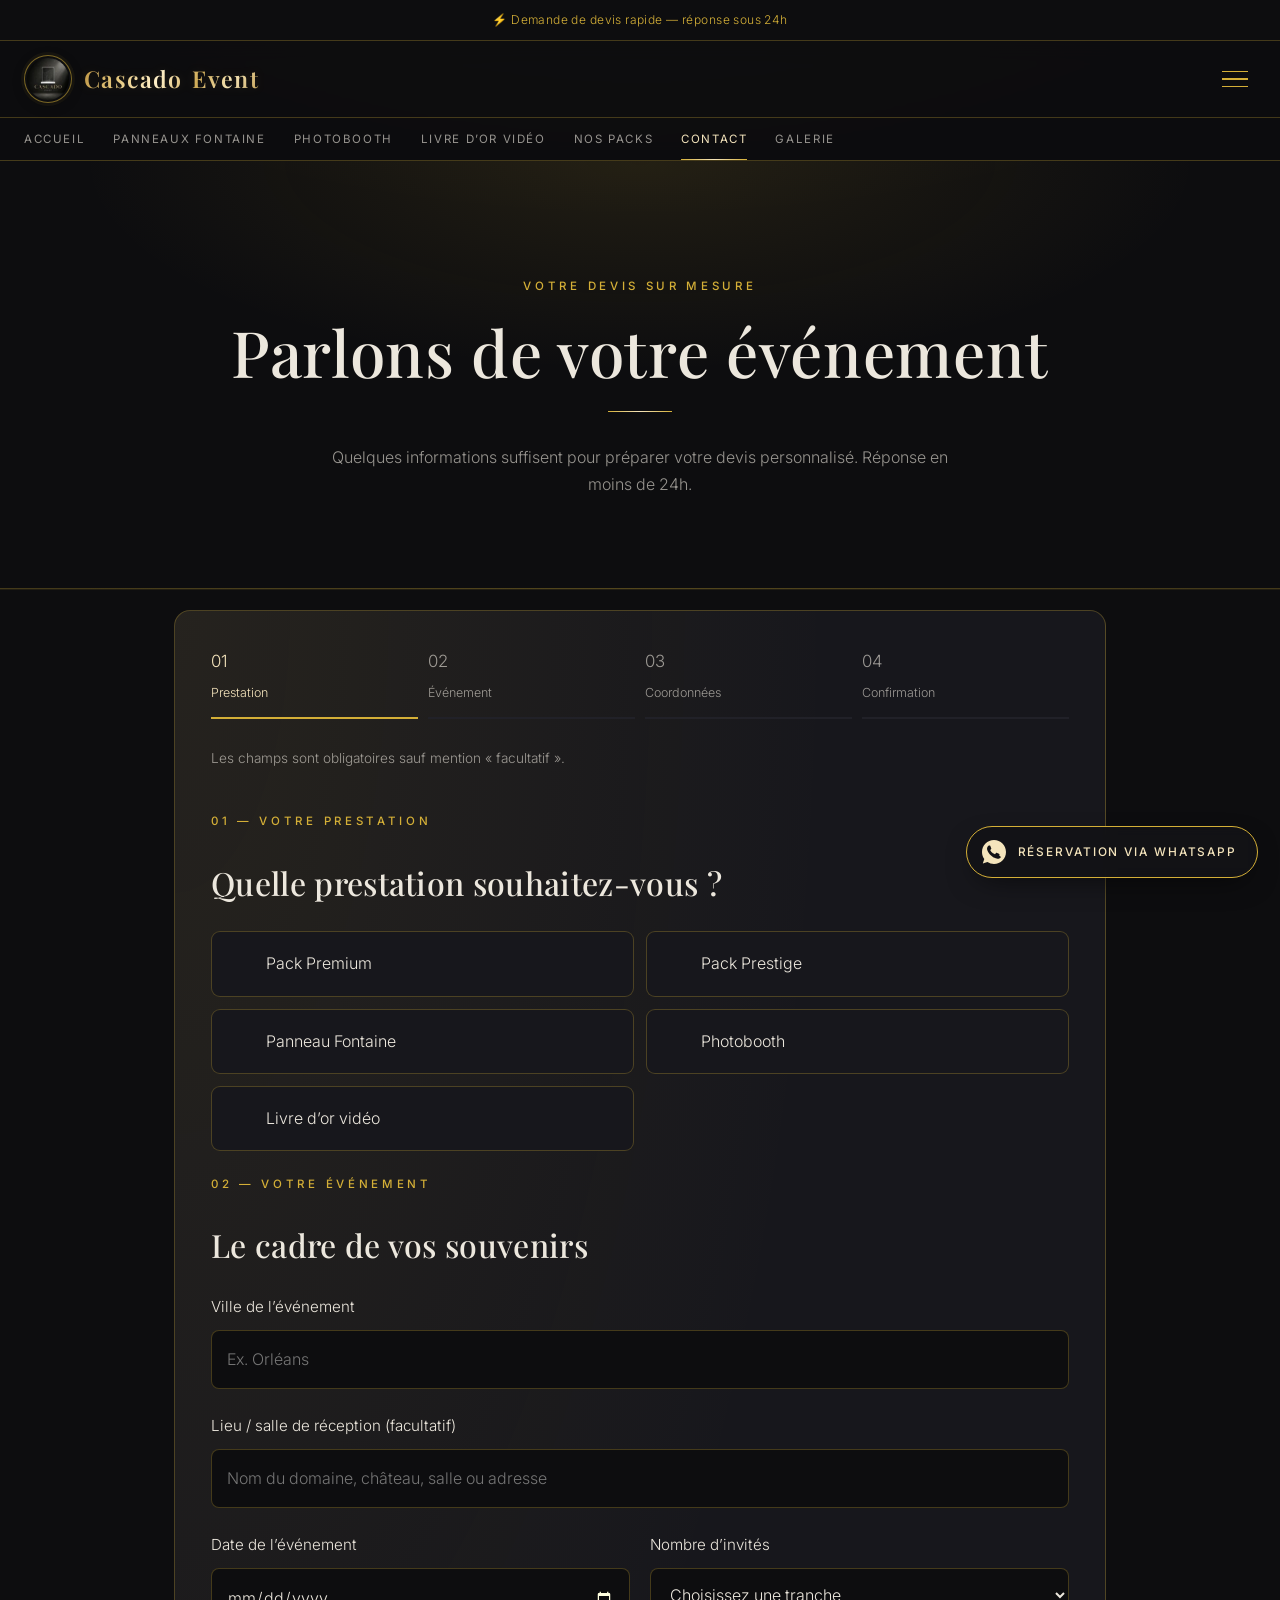
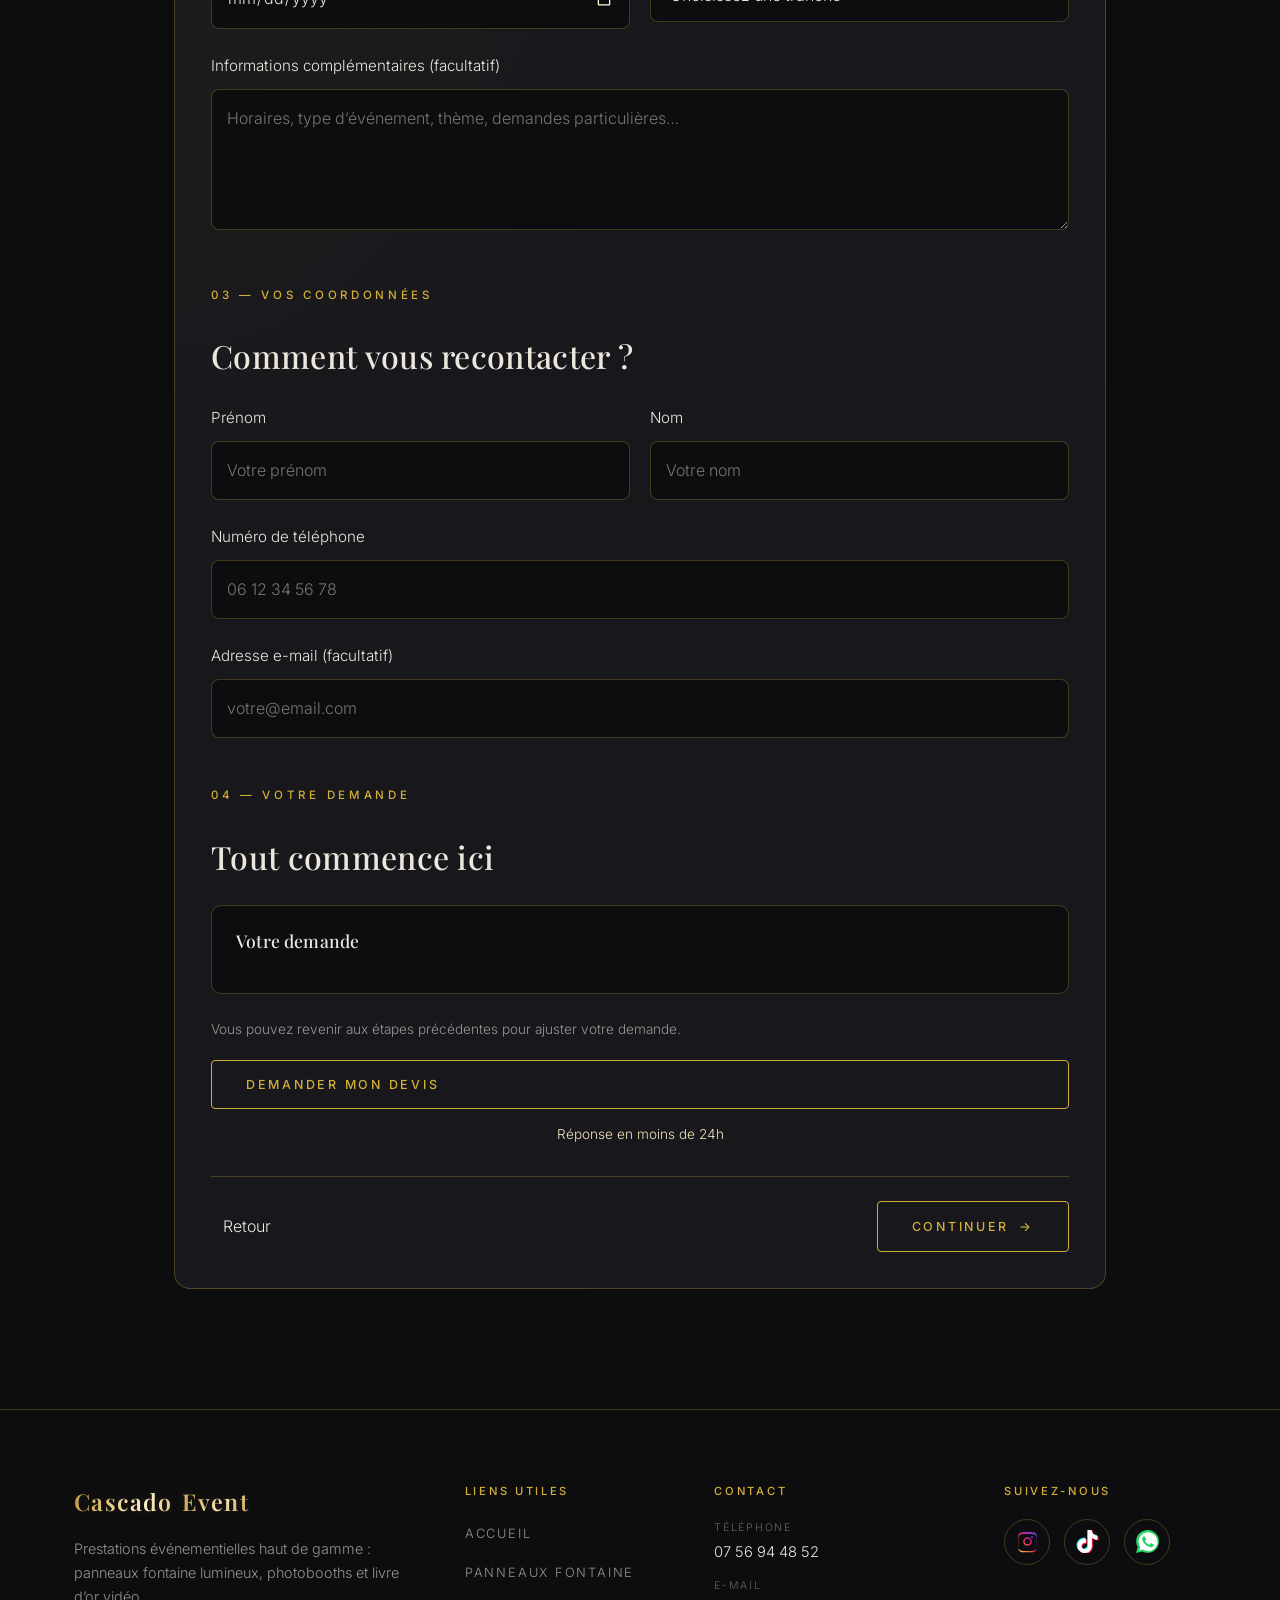
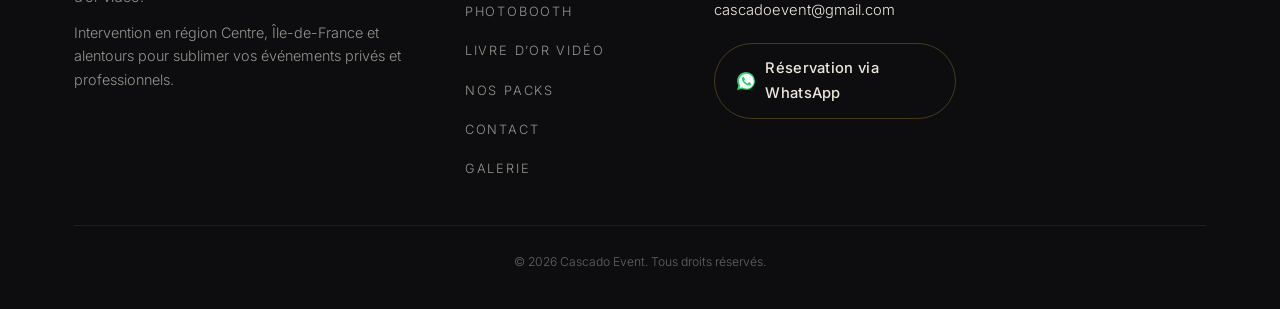
<file: contact/index.html>
<!DOCTYPE html>
<!--
  ============================================================
  Cascado Event — PAGE CONTACT (contact/index.html)
  ------------------------------------------------------------
  Formulaire de devis (formule, nom, contact, date, message)
  + coordonnées.
  Les demandes sont envoyées à cascadoevent@gmail.com via FormSubmit.
  Activez la réception avec le lien reçu lors du premier envoi.
  ============================================================
-->
<html lang="fr">
<head>
  <meta charset="UTF-8" />
  <meta property="og:site_name" content="Cascado Event" />
  <link rel="icon" type="image/x-icon" href="/favicon.ico" />
  <link rel="icon" type="image/png" sizes="48x48" href="/favicon-48x48.png" />
  <link rel="icon" type="image/png" sizes="96x96" href="/favicon-96x96.png" />
  <link rel="icon" type="image/png" sizes="192x192" href="/favicon-192x192.png" />
  <link rel="apple-touch-icon" sizes="180x180" href="/apple-touch-icon.png" />
  <meta name="viewport" content="width=device-width, initial-scale=1.0" />

  <title>Contact — Cascado Event</title>
  <meta name="description" content="Contactez Cascado Event pour votre mariage, anniversaire ou soirée d'entreprise. Devis personnalisé sous 24 h." />

  <link rel="preconnect" href="https://fonts.googleapis.com" />
  <link rel="preconnect" href="https://fonts.gstatic.com" crossorigin />
  <link
    href="https://fonts.googleapis.com/css2?family=Inter:wght@300;400;500&family=Playfair+Display:wght@400;500;600;700&display=swap"
    rel="stylesheet"
  />
  <link rel="stylesheet" href="/style.css" />
  <link rel="stylesheet" href="/contact/devis.css" />

  <!-- Affichage garanti même si le JavaScript est désactivé -->
  <noscript>
    <style>.reveal { opacity: 1 !important; transform: none !important; } .devis-envoyer { display: none !important; }</style>
  </noscript>
  <!-- Google tag (gtag.js) -->
  <script async src="https://www.googletagmanager.com/gtag/js?id=G-HGM8MF3BRY"></script>
  <script>
    window.dataLayer = window.dataLayer || [];
    function gtag(){dataLayer.push(arguments);}
    gtag('js', new Date());
    gtag('config', 'G-HGM8MF3BRY');
  </script>
</head>

<body>

  <!-- EN-TÊTE COMMUN (classe "actif" sur Contact) -->
  <aside class="annonce-barre" aria-label="Les informations Cascado Event">
    <div class="annonce-contenu">
      <div class="annonce-messages" aria-live="off">
        <a class="annonce-message est-visible" href="/contact">⚡ Demande de devis rapide — réponse sous 24h</a>
        <p class="annonce-message" aria-hidden="true" inert>📍 Île-de-France, Centre-Val de Loire &amp; alentours</p>
        <p class="annonce-message" aria-hidden="true" inert>📅 Votre date est unique — pensez à la réserver à l’avance</p>
      </div>
    </div>
  </aside>

  <header class="site-header">
    <div class="conteneur header-contenu">
      <a href="/" class="logo"><picture><source srcset="/images/logo-header.webp" type="image/webp" /><img class="header-logo-image" src="/images/logo-header.jpg" alt="" width="44" height="44" /></picture><span><span class="texte-or">Cascado</span> Event</span></a>
      <button class="menu-burger" id="menu-burger" aria-label="Ouvrir le menu" aria-expanded="false" aria-controls="menu-nav">
        <span></span><span></span><span></span>
      </button>
      <nav class="menu-nav" id="menu-nav">
        <ul>
          <li><a href="/">Accueil</a></li>
          <li><a href="/panneaux">Panneaux Fontaine</a></li>
          <li><a href="/photobooth">Photobooth</a></li>
          <li><a href="/livre-or-video">Livre d’or vidéo</a></li>
          <li><a href="/packs">Nos Packs</a></li>
          <li><a href="/contact" class="actif">Contact</a></li>
          <li><a href="/galerie">Galerie</a></li>
        </ul>
      </nav>
    </div>

    <nav class="sous-nav" aria-label="Navigation rapide">
      <ul class="sous-nav-liste">
        <li><a href="/">Accueil</a></li>
        <li><a href="/panneaux">Panneaux Fontaine</a></li>
        <li><a href="/photobooth">Photobooth</a></li>
        <li><a href="/livre-or-video">Livre d’or vidéo</a></li>
        <li><a href="/packs">Nos Packs</a></li>
        <li><a href="/contact" class="actif" aria-current="page">Contact</a></li>
        <li><a href="/galerie">Galerie</a></li>
      </ul>
    </nav>
  </header>


  <main class="devis-page">
    <section class="page-entete"><div class="conteneur"><span class="surtitre">Votre devis sur mesure</span><h1>Parlons de votre événement</h1><hr class="filet centre" /><p>Quelques informations suffisent pour préparer votre devis personnalisé. Réponse en moins de 24h.</p></div></section>
    <section class="section devis-section"><div class="conteneur devis-layout">
      <form id="configurateur-devis" action="https://formsubmit.co/ajax/cascadoevent@gmail.com" method="POST">
        <ol class="devis-progression" aria-label="Étapes de votre demande" hidden>
          <li aria-current="step"><span>01</span>Prestation</li><li><span>02</span>Événement</li><li><span>03</span>Coordonnées</li><li><span>04</span>Confirmation</li>
        </ol>
        <p class="devis-aide">Les champs sont obligatoires sauf mention « facultatif ».</p>
        <section class="devis-etape" data-step="0" aria-labelledby="titre-prestation">
          <span class="surtitre">01 — Votre prestation</span><h2 id="titre-prestation" tabindex="-1">Quelle prestation souhaitez-vous ?</h2>
          <fieldset class="devis-groupe"><legend class="visually-hidden">Choisissez votre prestation</legend>
<div class="devis-choix"><label class="devis-carte"><input type="radio" name="formule" value="Pack Premium" aria-describedby="erreur-formule" /><span>Pack Premium</span></label><label class="devis-carte"><input type="radio" name="formule" value="Pack Prestige" aria-describedby="erreur-formule" /><span>Pack Prestige</span></label><label class="devis-carte"><input type="radio" name="formule" value="Panneau Fontaine" aria-describedby="erreur-formule" /><span>Panneau Fontaine</span></label><label class="devis-carte"><input type="radio" name="formule" value="Photobooth" aria-describedby="erreur-formule" /><span>Photobooth</span></label><label class="devis-carte"><input type="radio" name="formule" value="Livre d’or vidéo" aria-describedby="erreur-formule" /><span>Livre d’or vidéo</span></label></div><p class="devis-erreur" id="erreur-formule" aria-live="polite"></p></fieldset>
          <fieldset class="devis-condition" id="option-premium" hidden disabled><legend>Choisissez 2 prestations parmi 3 :</legend><p class="devis-aide">2 prestations au choix parmi 3</p>
<div class="devis-choix"><label class="devis-carte"><input type="checkbox" name="prestations_premium" value="Panneau Fontaine" aria-describedby="erreur-prestations_premium" /><span>Panneau Fontaine</span></label><label class="devis-carte"><input type="checkbox" name="prestations_premium" value="Photobooth" aria-describedby="erreur-prestations_premium" /><span>Photobooth</span></label><label class="devis-carte"><input type="checkbox" name="prestations_premium" value="Livre d’or vidéo" aria-describedby="erreur-prestations_premium" /><span>Livre d’or vidéo</span></label></div><p class="devis-erreur" id="erreur-prestations_premium" aria-live="polite"></p><p id="premium-compteur" class="devis-aide" role="status">0 / 2 prestations sélectionnées</p></fieldset>
          <div class="devis-condition" id="option-prestige" hidden><h3>Toutes les prestations incluses + 1 avantage offert</h3><ul class="devis-inclus"><li>Panneau Fontaine</li><li>Photobooth</li><li>Livre d’or vidéo</li></ul></div>
        </section>
<section class="devis-etape" data-step="panneau" data-label="Choisissez votre modèle de panneau" aria-labelledby="titre-panneau" hidden><span class="surtitre">Votre sélection</span><h2 id="titre-panneau" tabindex="-1">Choisissez votre modèle de panneau</h2><fieldset class="devis-groupe"><legend class="visually-hidden">Choisissez votre modèle de panneau</legend><div class="devis-choix devis-modeles">
<label class="devis-carte devis-modele"><input type="radio" name="modele_panneau" value="Panneau Angle Droit" aria-describedby="erreur-modele_panneau" /><img src="/images/panneau-1.jpg" alt="" decoding="async" loading="lazy" /><span>Panneau Angle Droit</span></label>
<label class="devis-carte devis-modele"><input type="radio" name="modele_panneau" value="Panneau Arche" aria-describedby="erreur-modele_panneau" /><img src="/images/panneau-1.2.jpg" alt="" decoding="async" loading="lazy" /><span>Panneau Arche</span></label>
<label class="devis-carte devis-modele"><input type="radio" name="modele_panneau" value="Panneau Flouté" aria-describedby="erreur-modele_panneau" /><img src="/images/panneau-2.jpg" alt="" decoding="async" loading="lazy" /><span>Panneau Flouté</span></label>
<label class="devis-carte devis-modele"><input type="radio" name="modele_panneau" value="Mini Panneau" aria-describedby="erreur-modele_panneau" /><img src="/images/panneau-3.jpg" alt="" decoding="async" loading="lazy" /><span>Mini Panneau</span></label>
</div><p class="devis-erreur" id="erreur-modele_panneau" aria-live="polite"></p></fieldset></section>
<section class="devis-etape" data-step="photobooth" data-label="Choisissez votre modèle de photobooth" aria-labelledby="titre-photobooth" hidden><span class="surtitre">Votre sélection</span><h2 id="titre-photobooth" tabindex="-1">Choisissez votre modèle de photobooth</h2><fieldset class="devis-groupe"><legend class="visually-hidden">Choisissez votre modèle de photobooth</legend><div class="devis-choix devis-modeles">
<label class="devis-carte devis-modele"><input type="radio" name="modele_photobooth" value="Photobooth Classique" aria-describedby="erreur-modele_photobooth" /><img src="/images/photobooth-1.jpg" alt="" decoding="async" loading="lazy" /><span>Photobooth Classique</span></label>
<label class="devis-carte devis-modele"><input type="radio" name="modele_photobooth" value="Photobooth Miroir" aria-describedby="erreur-modele_photobooth" /><img src="/images/photobooth%20miroir.jpg" alt="" decoding="async" loading="lazy" /><span>Photobooth Miroir</span></label>
</div><p class="devis-erreur" id="erreur-modele_photobooth" aria-live="polite"></p></fieldset></section>
<section class="devis-etape" data-step="livre" aria-labelledby="titre-livre" hidden><span class="surtitre">Votre sélection</span><h2 id="titre-livre" tabindex="-1">Choisissez votre livre d’or vidéo</h2><fieldset class="devis-groupe"><legend class="visually-hidden">Choisissez votre livre d’or vidéo</legend><div class="devis-choix devis-modeles">
<label class="devis-carte devis-modele"><input type="radio" name="modele_livre" value="Livre d’or vidéo 1" data-modele="livre-or-video-1" aria-describedby="erreur-modele_livre" /><img src="/images/livredor-2.jpg" alt="" decoding="async" loading="lazy" /><span>Livre d’or vidéo 1</span></label>
</div><p class="devis-erreur" id="erreur-modele_livre" aria-live="polite"></p></fieldset></section>
<section class="devis-etape" data-step="floral" aria-labelledby="titre-floral" hidden><span class="surtitre">Votre option</span><h2 id="titre-floral" tabindex="-1">Souhaitez-vous ajouter un mur floral ?</h2><figure class="devis-floral-photo"><img src="/images/mur%20floral.jpg" alt="" loading="lazy" decoding="async" /><figcaption>Mur floral</figcaption></figure><p class="devis-aide">Disponible en supplément.</p><fieldset class="devis-groupe"><legend class="visually-hidden">Ajouter un mur floral</legend><div class="devis-choix"><label class="devis-carte"><input type="radio" name="mur_floral" value="Oui" aria-describedby="erreur-mur_floral" /><span>Oui</span></label><label class="devis-carte"><input type="radio" name="mur_floral" value="Non" aria-describedby="erreur-mur_floral" /><span>Non</span></label></div><p class="devis-erreur" id="erreur-mur_floral" aria-live="polite"></p></fieldset></section>
<section class="devis-etape" data-step="avantage" data-label="Choisissez votre avantage offert" aria-labelledby="titre-avantage" hidden><span class="surtitre">Votre sélection</span><h2 id="titre-avantage" tabindex="-1">Choisissez votre avantage offert</h2><fieldset class="devis-groupe"><legend class="visually-hidden">Choisissez votre avantage offert</legend><div class="devis-choix devis-modeles">
<label class="devis-carte devis-modele"><input type="radio" name="avantage_offert" value="Mur floral offert" aria-describedby="erreur-avantage_offert" /><img src="/images/mur%20floral.jpg" alt="" decoding="async" loading="lazy" /><span>Mur floral offert</span></label>
<label class="devis-carte devis-modele"><input type="radio" name="avantage_offert" value="Mini-cascade offerte" aria-describedby="erreur-avantage_offert" /><img src="/images/panneau-3.jpg" alt="" decoding="async" loading="lazy" /><span>Mini-cascade offerte</span></label>
</div><p class="devis-erreur" id="erreur-avantage_offert" aria-live="polite"></p></fieldset></section>
        <section class="devis-etape" data-step="1" aria-labelledby="titre-evenement"><span class="surtitre">02 — Votre événement</span><h2 id="titre-evenement" tabindex="-1">Le cadre de vos souvenirs</h2>
          <div class="devis-champ"><label for="ville">Ville de l’événement</label><input id="ville" name="ville" placeholder="Ex. Orléans" required autocomplete="off" aria-describedby="erreur-ville" /><p id="erreur-ville" class="devis-erreur" aria-live="polite"></p></div>
<div class="devis-champ"><label for="lieu">Lieu / salle de réception (facultatif)</label><input id="lieu" name="lieu" type="text" placeholder="Nom du domaine, château, salle ou adresse"   aria-describedby="erreur-lieu" /><p class="devis-erreur" id="erreur-lieu" aria-live="polite"></p></div><div class="devis-ligne"><div class="devis-champ"><label for="date_evenement">Date de l’événement</label><input id="date_evenement" name="date_evenement" type="date" placeholder="" required lang="fr" aria-describedby="erreur-date_evenement" /><p class="devis-erreur" id="erreur-date_evenement" aria-live="polite"></p></div><div class="devis-champ"><label for="invites">Nombre d’invités</label><select id="invites" name="invites" required aria-describedby="erreur-invites"><option value="">Choisissez une tranche</option><option>Moins de 50</option><option>50 à 100</option><option>100 à 150</option><option>150 à 250</option><option>250 à 400</option><option>Plus de 400</option></select><p id="erreur-invites" class="devis-erreur" aria-live="polite"></p></div></div>
          <div class="devis-champ"><label for="message">Informations complémentaires (facultatif)</label><textarea id="message" name="message" placeholder="Horaires, type d’événement, thème, demandes particulières…" rows="4"></textarea></div>
        </section>
        <section class="devis-etape" data-step="2" aria-labelledby="titre-coordonnees"><span class="surtitre">03 — Vos coordonnées</span><h2 id="titre-coordonnees" tabindex="-1">Comment vous recontacter ?</h2><div class="devis-ligne">
<div class="devis-champ"><label for="prenom">Prénom</label><input id="prenom" name="prenom" type="text" placeholder="Votre prénom" required autocomplete="given-name" aria-describedby="erreur-prenom" /><p class="devis-erreur" id="erreur-prenom" aria-live="polite"></p></div><div class="devis-champ"><label for="nom">Nom</label><input id="nom" name="nom" type="text" placeholder="Votre nom" required autocomplete="family-name" aria-describedby="erreur-nom" /><p class="devis-erreur" id="erreur-nom" aria-live="polite"></p></div></div><div class="devis-champ"><label for="telephone">Numéro de téléphone</label><input id="telephone" name="telephone" type="tel" placeholder="06 12 34 56 78" required autocomplete="tel" aria-describedby="erreur-telephone" /><p class="devis-erreur" id="erreur-telephone" aria-live="polite"></p></div><div class="devis-champ"><label for="email">Adresse e-mail (facultatif)</label><input id="email" name="email" type="email" placeholder="votre@email.com"  autocomplete="email" aria-describedby="erreur-email" /><p class="devis-erreur" id="erreur-email" aria-live="polite"></p></div></section>
        <section class="devis-etape" data-step="3" aria-labelledby="titre-confirmation"><span class="surtitre">04 — Votre demande</span><h2 id="titre-confirmation" tabindex="-1">Tout commence ici</h2><div class="devis-recap"><h3>Votre demande</h3><dl id="devis-resume" aria-live="polite"></dl></div><p class="devis-aide">Vous pouvez revenir aux étapes précédentes pour ajuster votre demande.</p><input type="hidden" name="_subject" value="Nouvelle demande de devis — Cascado Event" /><input type="hidden" name="recapitulatif" id="recapitulatif" /><input type="hidden" name="prestations_incluses" id="prestations_incluses" disabled /><button class="bouton devis-envoyer" type="submit">DEMANDER MON DEVIS</button><p class="devis-delai">Réponse en moins de 24h</p><div id="devis-retour" class="devis-retour" role="status" aria-live="polite" tabindex="-1"></div></section>
        <div class="devis-navigation" hidden><button type="button" class="devis-precedent">Retour</button><button type="button" class="bouton devis-suivant">Continuer <span aria-hidden="true">→</span></button></div>
        <noscript><p>Activez JavaScript pour configurer les options de votre prestation. Vous pouvez aussi nous joindre directement par téléphone ou WhatsApp.</p></noscript>
      </form>
    </div></section>
  </main>


  <!-- PIED DE PAGE COMMUN -->
  <footer class="site-footer">
    <div class="conteneur">
      <div class="footer-haut">

        <!-- Présentation -->
        <div class="footer-col footer-marque">
          <a href="/" class="logo"><span class="texte-or">Cascado</span> Event</a>
          <p>
            Prestations événementielles haut de gamme : panneaux fontaine
            lumineux, photobooths et livre d’or vidéo.
          </p>
          <p>
            Intervention en région Centre, Île-de-France et alentours pour
            sublimer vos événements privés et professionnels.
          </p>
        </div>

        <!-- Liens utiles -->
        <nav class="footer-col footer-nav" aria-label="Liens utiles">
          <span class="footer-titre">Liens utiles</span>
          <ul>
            <li><a href="/">Accueil</a></li>
            <li><a href="/panneaux">Panneaux Fontaine</a></li>
            <li><a href="/photobooth">Photobooth</a></li>
            <li><a href="/livre-or-video">Livre d’or vidéo</a></li>
            <li><a href="/packs">Nos Packs</a></li>
            <li><a href="/contact">Contact</a></li>
            <li><a href="/galerie">Galerie</a></li>
          </ul>
        </nav>

        <!-- Coordonnées -->
        <div class="footer-col footer-contact">
          <span class="footer-titre">Contact</span>
          <ul>
            <li>
              <span class="footer-label">Téléphone</span>
              <a href="tel:+33756944852">07&nbsp;56&nbsp;94&nbsp;48&nbsp;52</a>
            </li>
            <li>
              <span class="footer-label">E-mail</span>
              <a href="mailto:cascadoevent@gmail.com">cascadoevent@gmail.com</a>
            </li>
          </ul>
          <a
            class="footer-wa"
            href="https://wa.me/33756944852?text=Bonjour%20Cascado%20Event%2C%20je%20souhaite%20avoir%20un%20devis"
            target="_blank"
            rel="noopener noreferrer"
          >
            <svg class="footer-wa-ico" viewBox="0 0 24 24" aria-hidden="true" focusable="false">
              <path fill="#25D366" d="M.057 24l1.687-6.163a11.867 11.867 0 0 1-1.587-5.945C.16 5.335 5.495 0 12.05 0a11.817 11.817 0 0 1 8.413 3.488 11.824 11.824 0 0 1 3.48 8.414c-.003 6.557-5.338 11.892-11.893 11.892a11.9 11.9 0 0 1-5.688-1.448L.057 24z"/>
              <path fill="#FFFFFF" d="M12.05 21.785h-.004a9.87 9.87 0 0 1-4.71-1.2l-.339-.2-3.5.919.936-3.416-.221-.351a9.878 9.878 0 0 1-1.514-5.26c.002-5.45 4.437-9.884 9.889-9.884a9.821 9.821 0 0 1 6.994 2.898 9.822 9.822 0 0 1 2.895 6.994c-.003 5.45-4.437 9.885-9.887 9.885m5.426-7.403c-.297-.149-1.758-.868-2.031-.967-.272-.099-.47-.148-.669.149-.198.297-.767.967-.94 1.165-.173.198-.347.223-.644.074-.297-.149-1.255-.462-2.39-1.475-.883-.788-1.48-1.761-1.653-2.059-.173-.297-.019-.458.13-.606.134-.133.297-.347.446-.52.149-.174.198-.298.297-.497.099-.198.05-.371-.025-.52-.074-.149-.669-1.612-.916-2.207-.242-.579-.487-.5-.669-.51l-.57-.01c-.198 0-.52.074-.792.372-.272.297-1.04 1.016-1.04 2.479 0 1.462 1.065 2.875 1.213 3.074.149.198 2.096 3.2 5.077 4.487.71.306 1.263.489 1.694.626.712.226 1.36.194 1.872.118.571-.085 1.758-.719 2.006-1.413.248-.694.248-1.29.173-1.414-.074-.124-.272-.198-.57-.347"/>
            </svg>
            Réservation via WhatsApp
          </a>
        </div>

        <!-- Réseaux sociaux -->
        <div class="footer-col footer-social">
          <span class="footer-titre">Suivez-nous</span>
          <div class="footer-social-liens">

            <a class="footer-social-lien" href="https://www.instagram.com/cascadoevent/" target="_blank" rel="noopener noreferrer" aria-label="Instagram Cascado Event">
              <svg viewBox="0 0 24 24" aria-hidden="true" focusable="false">
                <defs>
                  <linearGradient id="footer-ig-grad" x1="0" y1="1" x2="1" y2="0">
                    <stop offset="0%" stop-color="#FEDA75"/>
                    <stop offset="25%" stop-color="#FA7E1E"/>
                    <stop offset="50%" stop-color="#D62976"/>
                    <stop offset="75%" stop-color="#962FBF"/>
                    <stop offset="100%" stop-color="#4F5BD5"/>
                  </linearGradient>
                </defs>
                <path fill="url(#footer-ig-grad)" d="M12 2.16c3.2 0 3.58.01 4.85.07 1.17.05 1.8.25 2.23.42.56.22.96.48 1.38.9.42.42.68.82.9 1.38.16.42.36 1.06.42 2.23.06 1.27.07 1.65.07 4.85s-.01 3.58-.07 4.85c-.06 1.17-.26 1.8-.42 2.23a3.7 3.7 0 0 1-.9 1.38 3.7 3.7 0 0 1-1.38.9c-.42.16-1.06.36-2.23.42-1.27.06-1.65.07-4.85.07s-3.58-.01-4.85-.07c-1.17-.06-1.8-.26-2.23-.42a3.7 3.7 0 0 1-1.38-.9 3.7 3.7 0 0 1-.9-1.38c-.16-.42-.36-1.06-.42-2.23C2.17 15.58 2.16 15.2 2.16 12s.01-3.58.07-4.85c.06-1.17.26-1.8.42-2.23.22-.56.48-.96.9-1.38.42-.42.82-.68 1.38-.9.42-.16 1.06-.36 2.23-.42C8.42 2.17 8.8 2.16 12 2.16zm0 1.98c-3.15 0-3.5.01-4.74.07-1.14.05-1.76.24-2.17.4-.55.21-.94.47-1.35.88-.41.41-.66.8-.88 1.35-.16.41-.35 1.03-.4 2.17-.06 1.24-.07 1.6-.07 4.72s.01 3.48.07 4.72c.05 1.14.24 1.76.4 2.17.22.55.47.94.88 1.35.41.41.8.66 1.35.88.41.16 1.03.35 2.17.4 1.24.06 1.6.07 4.74.07s3.5-.01 4.74-.07c1.14-.05 1.76-.24 2.17-.4.55-.22.94-.47 1.35-.88.41-.41.66-.8.88-1.35.16-.41.35-1.03.4-2.17.06-1.24.07-1.6.07-4.72s-.01-3.48-.07-4.72c-.05-1.14-.24-1.76-.4-2.17a3.64 3.64 0 0 0-.88-1.35 3.64 3.64 0 0 0-1.35-.88c-.41-.16-1.03-.35-2.17-.4-1.24-.06-1.6-.07-4.74-.07zm0 3.36a4.5 4.5 0 1 1 0 9 4.5 4.5 0 0 1 0-9zm0 7.42a2.92 2.92 0 1 0 0-5.84 2.92 2.92 0 0 0 0 5.84zm5.73-7.6a1.05 1.05 0 1 1-2.1 0 1.05 1.05 0 0 1 2.1 0z"/>
              </svg>
            </a>

            <a class="footer-social-lien" href="https://www.tiktok.com/@cascadoevent" target="_blank" rel="noopener noreferrer" aria-label="TikTok Cascado Event">
              <svg viewBox="0 0 24 24" aria-hidden="true" focusable="false">
                <path fill="#25F4EE" transform="translate(-0.9,-0.9)" d="M12.53 0h3.9c.09 1.53.63 3.09 1.75 4.17 1.12 1.11 2.7 1.62 4.24 1.79v4.03c-1.44-.05-2.89-.35-4.2-.97-.57-.26-1.1-.6-1.62-.94-.01 2.92.01 5.84-.02 8.75-.08 1.4-.54 2.79-1.35 3.94-1.31 1.92-3.58 3.17-5.91 3.21-1.43.08-2.86-.31-4.08-1.03-2.02-1.19-3.44-3.37-3.65-5.71-.02-.5-.03-1-.01-1.49.18-1.9 1.12-3.72 2.58-4.96 1.66-1.44 3.98-2.13 6.15-1.72.02 1.48-.04 2.96-.04 4.44-.99-.32-2.15-.23-3.02.37-.63.41-1.11 1.04-1.36 1.75-.21.51-.15 1.07-.14 1.61.24 1.64 1.82 3.02 3.5 2.87 1.12-.01 2.19-.66 2.77-1.61.19-.33.4-.67.41-1.06.1-1.79.06-3.57.07-5.36.01-4.03-.01-8.05.02-12.07z"/>
                <path fill="#FE2C55" transform="translate(0.9,0.9)" d="M12.53 0h3.9c.09 1.53.63 3.09 1.75 4.17 1.12 1.11 2.7 1.62 4.24 1.79v4.03c-1.44-.05-2.89-.35-4.2-.97-.57-.26-1.1-.6-1.62-.94-.01 2.92.01 5.84-.02 8.75-.08 1.4-.54 2.79-1.35 3.94-1.31 1.92-3.58 3.17-5.91 3.21-1.43.08-2.86-.31-4.08-1.03-2.02-1.19-3.44-3.37-3.65-5.71-.02-.5-.03-1-.01-1.49.18-1.9 1.12-3.72 2.58-4.96 1.66-1.44 3.98-2.13 6.15-1.72.02 1.48-.04 2.96-.04 4.44-.99-.32-2.15-.23-3.02.37-.63.41-1.11 1.04-1.36 1.75-.21.51-.15 1.07-.14 1.61.24 1.64 1.82 3.02 3.5 2.87 1.12-.01 2.19-.66 2.77-1.61.19-.33.4-.67.41-1.06.1-1.79.06-3.57.07-5.36.01-4.03-.01-8.05.02-12.07z"/>
                <path fill="#FFFFFF" d="M12.53 0h3.9c.09 1.53.63 3.09 1.75 4.17 1.12 1.11 2.7 1.62 4.24 1.79v4.03c-1.44-.05-2.89-.35-4.2-.97-.57-.26-1.1-.6-1.62-.94-.01 2.92.01 5.84-.02 8.75-.08 1.4-.54 2.79-1.35 3.94-1.31 1.92-3.58 3.17-5.91 3.21-1.43.08-2.86-.31-4.08-1.03-2.02-1.19-3.44-3.37-3.65-5.71-.02-.5-.03-1-.01-1.49.18-1.9 1.12-3.72 2.58-4.96 1.66-1.44 3.98-2.13 6.15-1.72.02 1.48-.04 2.96-.04 4.44-.99-.32-2.15-.23-3.02.37-.63.41-1.11 1.04-1.36 1.75-.21.51-.15 1.07-.14 1.61.24 1.64 1.82 3.02 3.5 2.87 1.12-.01 2.19-.66 2.77-1.61.19-.33.4-.67.41-1.06.1-1.79.06-3.57.07-5.36.01-4.03-.01-8.05.02-12.07z"/>
              </svg>
            </a>

            <a class="footer-social-lien" href="https://wa.me/33756944852" target="_blank" rel="noopener noreferrer" aria-label="WhatsApp Cascado Event">
              <svg viewBox="0 0 24 24" aria-hidden="true" focusable="false">
                <path fill="#25D366" d="M.057 24l1.687-6.163a11.867 11.867 0 0 1-1.587-5.945C.16 5.335 5.495 0 12.05 0a11.817 11.817 0 0 1 8.413 3.488 11.824 11.824 0 0 1 3.48 8.414c-.003 6.557-5.338 11.892-11.893 11.892a11.9 11.9 0 0 1-5.688-1.448L.057 24z"/>
                <path fill="#FFFFFF" d="M12.05 21.785h-.004a9.87 9.87 0 0 1-4.71-1.2l-.339-.2-3.5.919.936-3.416-.221-.351a9.878 9.878 0 0 1-1.514-5.26c.002-5.45 4.437-9.884 9.889-9.884a9.821 9.821 0 0 1 6.994 2.898 9.822 9.822 0 0 1 2.895 6.994c-.003 5.45-4.437 9.885-9.887 9.885m5.426-7.403c-.297-.149-1.758-.868-2.031-.967-.272-.099-.47-.148-.669.149-.198.297-.767.967-.94 1.165-.173.198-.347.223-.644.074-.297-.149-1.255-.462-2.39-1.475-.883-.788-1.48-1.761-1.653-2.059-.173-.297-.019-.458.13-.606.134-.133.297-.347.446-.52.149-.174.198-.298.297-.497.099-.198.05-.371-.025-.52-.074-.149-.669-1.612-.916-2.207-.242-.579-.487-.5-.669-.51l-.57-.01c-.198 0-.52.074-.792.372-.272.297-1.04 1.016-1.04 2.479 0 1.462 1.065 2.875 1.213 3.074.149.198 2.096 3.2 5.077 4.487.71.306 1.263.489 1.694.626.712.226 1.36.194 1.872.118.571-.085 1.758-.719 2.006-1.413.248-.694.248-1.29.173-1.414-.074-.124-.272-.198-.57-.347"/>
              </svg>
            </a>

          </div>
        </div>

      </div>

      <div class="footer-bas">
        <span>&copy; <span id="annee">2026</span> Cascado Event. Tous droits réservés.</span>
      </div>
    </div>
  </footer>

  <!--
    ============================================================
    BOUTON WHATSAPP FLOTTANT — présent sur toutes les pages
    ------------------------------------------------------------
    À REMPLIR : numéro au format international, sans « + » ni espaces
    (exemple pour la France : 33612345678).
    Remplacez « VOTRE_NUMERO_WHATSAPP » dans le href ci-dessous.
    Le message pré-rempli est déjà encodé pour l'URL ; vous pouvez
    le modifier en gardant l'encodage (%20 = espace, %2C = virgule…).
    ============================================================
  -->
  <a
    class="wa-flottant"
    href="https://wa.me/33756944852?text=Bonjour%20Cascado%20Event%2C%20je%20souhaite%20avoir%20un%20devis."
    target="_blank"
    rel="noopener"
    aria-label="Réservation via WhatsApp"
  >
    <!-- Icône WhatsApp (SVG intégré, aucun fichier externe à charger) -->
    <svg class="wa-icone" viewBox="0 0 32 32" width="24" height="24" aria-hidden="true" focusable="false">
      <path fill="currentColor" d="M16.004 0h-.008C7.174 0 .002 7.174.002 16c0 3.5 1.128 6.744 3.046 9.376L1.05 31.36l6.19-1.98A15.9 15.9 0 0 0 16.004 32C24.826 32 32 24.826 32 16S24.826 0 16.004 0zm9.312 22.594c-.386 1.09-1.918 1.994-3.14 2.258-.836.178-1.928.32-5.604-1.204-4.7-1.948-7.726-6.724-7.962-7.034-.226-.31-1.9-2.53-1.9-4.826s1.174-3.424 1.65-3.91c.394-.404.87-.588 1.4-.588.17 0 .322.008.46.014.406.018.61.042.878.684.33.804 1.15 2.798 1.248 3.004.1.206.166.446.03.756-.128.32-.24.446-.446.686-.206.24-.402.424-.608.682-.188.224-.4.466-.164.87.236.396 1.05 1.73 2.254 2.802 1.552 1.384 2.82 1.826 3.266 2.012.332.138.728.106.97-.152.308-.33.688-.878 1.074-1.42.274-.388.62-.436.984-.3.37.128 2.354 1.11 2.756 1.31.402.2.668.296.766.462.098.166.098.964-.288 2.054z"/>
    </svg>
    <span class="wa-texte">Réservation via WhatsApp</span>
  </a>

  <script src="/script.js"></script>
  <script src="/announcement.js"></script>
  <script src="/modeles-devis.js"></script>
  <script src="/contact/devis.js"></script>
</body>
</html>
</file>
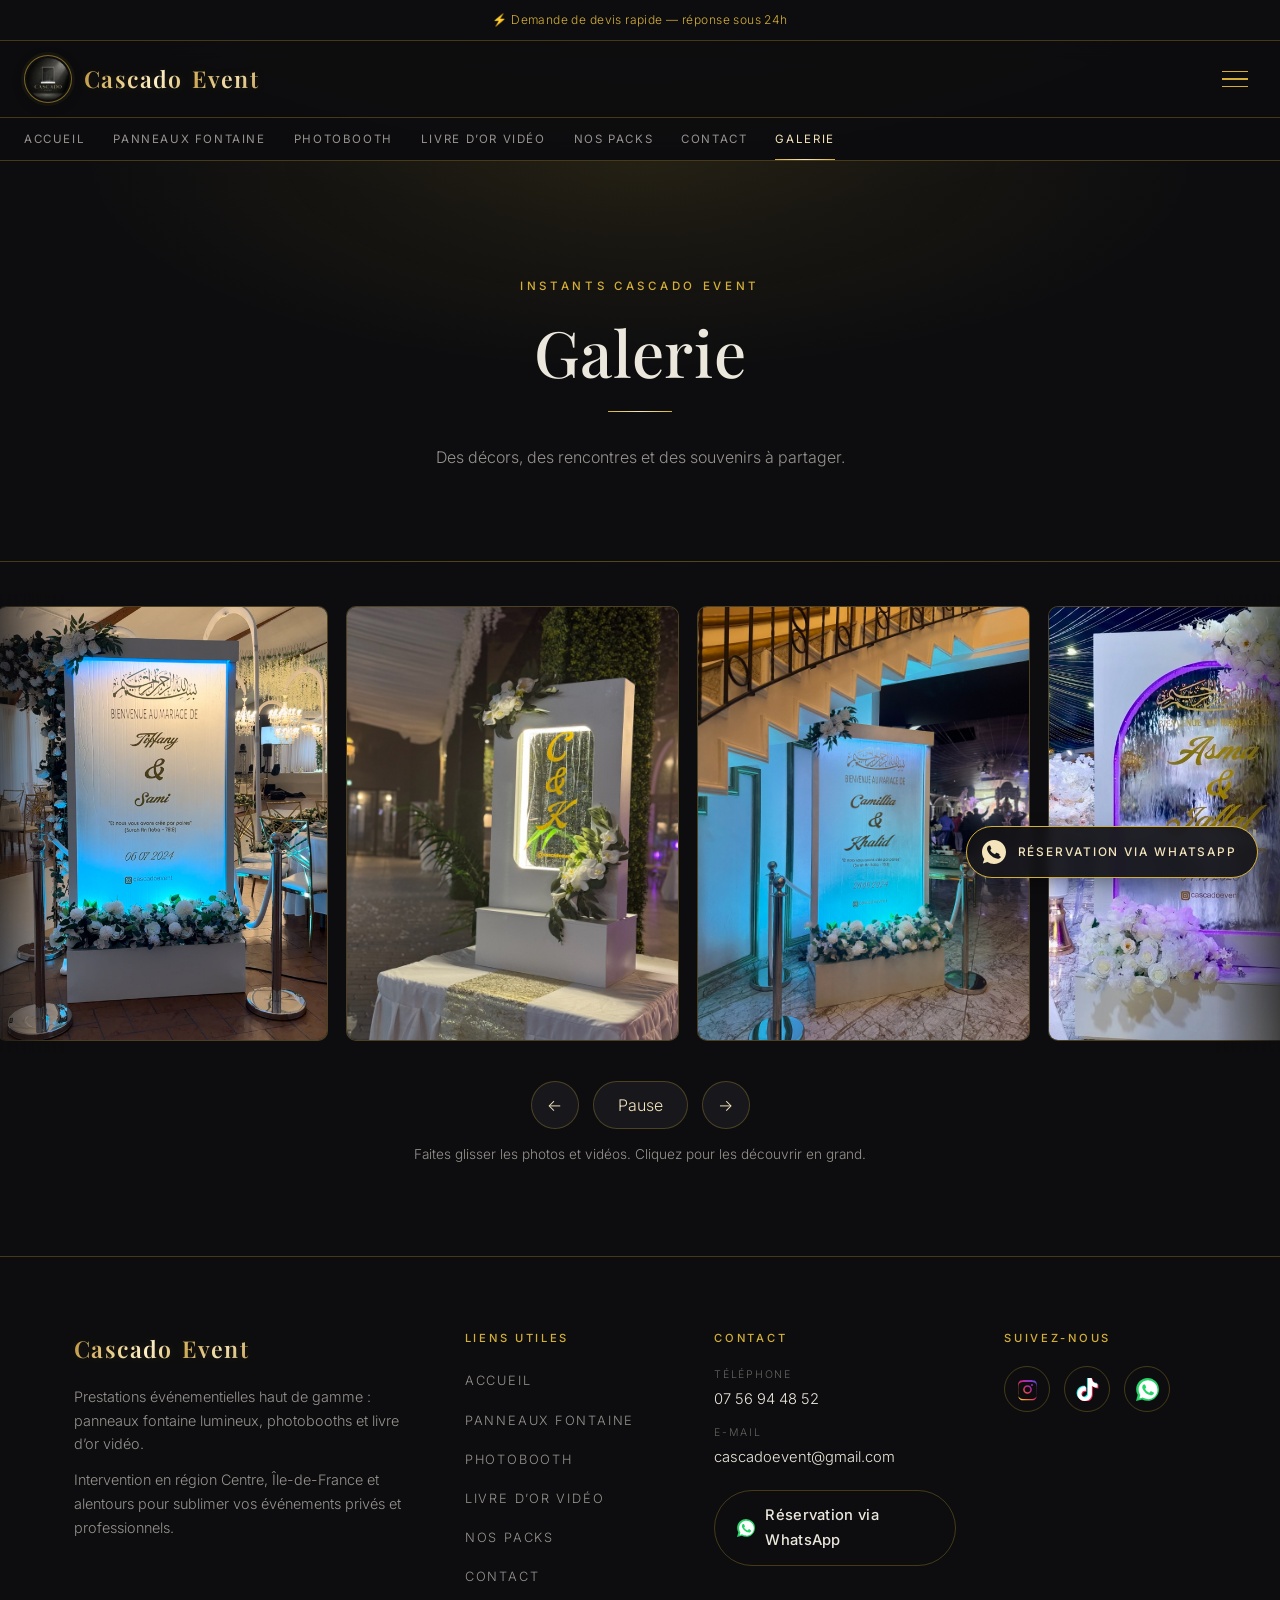
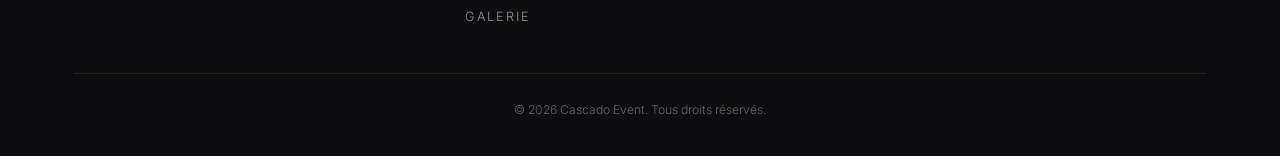
<file: galerie/index.html>
<!DOCTYPE html>
<!-- Cascado Event — Galerie de photos et vidéos -->
<html lang="fr">
<head>
  <meta charset="UTF-8" />
  <meta property="og:site_name" content="Cascado Event" />
  <link rel="icon" type="image/x-icon" href="/favicon.ico" />
  <link rel="icon" type="image/png" sizes="48x48" href="/favicon-48x48.png" />
  <link rel="icon" type="image/png" sizes="96x96" href="/favicon-96x96.png" />
  <link rel="icon" type="image/png" sizes="192x192" href="/favicon-192x192.png" />
  <link rel="apple-touch-icon" sizes="180x180" href="/apple-touch-icon.png" />
  <meta name="viewport" content="width=device-width, initial-scale=1.0" />

  <title>Galerie — Cascado Event</title>
  <meta name="description" content="Découvrez en images les événements, décors et prestations Cascado Event." />

  <link rel="preconnect" href="https://fonts.googleapis.com" />
  <link rel="preconnect" href="https://fonts.gstatic.com" crossorigin />
  <link
    href="https://fonts.googleapis.com/css2?family=Inter:wght@300;400;500&family=Playfair+Display:wght@400;500;600;700&display=swap"
    rel="stylesheet"
  />
  <link rel="stylesheet" href="/style.css" />
  <link rel="stylesheet" href="/galerie/galerie.css" />

  <!-- Affichage garanti même si le JavaScript est désactivé -->
  <noscript>
    <style>.reveal { opacity: 1 !important; transform: none !important; }</style>
  </noscript>
  <!-- Google tag (gtag.js) -->
  <script async src="https://www.googletagmanager.com/gtag/js?id=G-HGM8MF3BRY"></script>
  <script>
    window.dataLayer = window.dataLayer || [];
    function gtag(){dataLayer.push(arguments);}
    gtag('js', new Date());
    gtag('config', 'G-HGM8MF3BRY');
  </script>
</head>

<body>

  <!-- EN-TÊTE COMMUN (classe "actif" sur Panneaux Fontaine) -->
  <aside class="annonce-barre" aria-label="Les informations Cascado Event">
    <div class="annonce-contenu">
      <div class="annonce-messages" aria-live="off">
        <a class="annonce-message est-visible" href="/contact">⚡ Demande de devis rapide — réponse sous 24h</a>
        <p class="annonce-message" aria-hidden="true" inert>📍 Île-de-France, Centre-Val de Loire &amp; alentours</p>
        <p class="annonce-message" aria-hidden="true" inert>📅 Votre date est unique — pensez à la réserver à l’avance</p>
      </div>
    </div>
  </aside>

  <header class="site-header">
    <div class="conteneur header-contenu">
      <a href="/" class="logo"><picture><source srcset="/images/logo-header.webp" type="image/webp" /><img class="header-logo-image" src="/images/logo-header.jpg" alt="" width="44" height="44" /></picture><span><span class="texte-or">Cascado</span> Event</span></a>
      <button class="menu-burger" id="menu-burger" aria-label="Ouvrir le menu" aria-expanded="false" aria-controls="menu-nav">
        <span></span><span></span><span></span>
      </button>
      <nav class="menu-nav" id="menu-nav">
        <ul>
          <li><a href="/">Accueil</a></li>
          <li><a href="/panneaux">Panneaux Fontaine</a></li>
          <li><a href="/photobooth">Photobooth</a></li>
          <li><a href="/livre-or-video">Livre d’or vidéo</a></li>
          <li><a href="/packs">Nos Packs</a></li>
          <li><a href="/contact">Contact</a></li>
          <li><a href="/galerie" class="actif" aria-current="page">Galerie</a></li>
        </ul>
      </nav>
    </div>

    <nav class="sous-nav" aria-label="Navigation rapide">
      <ul class="sous-nav-liste">
        <li><a href="/">Accueil</a></li>
        <li><a href="/panneaux">Panneaux Fontaine</a></li>
        <li><a href="/photobooth">Photobooth</a></li>
        <li><a href="/livre-or-video">Livre d’or vidéo</a></li>
        <li><a href="/packs">Nos Packs</a></li>
        <li><a href="/contact">Contact</a></li>
        <li><a href="/galerie" class="actif" aria-current="page">Galerie</a></li>
      </ul>
    </nav>
  </header>


  <main class="galerie-page">
<section class="page-entete"><div class="conteneur"><span class="surtitre">Instants Cascado Event</span><h1>Galerie</h1><hr class="filet centre" /><p>Des décors, des rencontres et des souvenirs à partager.</p></div></section>
<section class="galerie-section" aria-label="Photos et vidéos de nos événements">
<div class="galerie-fenetre" role="region" aria-roledescription="carrousel" aria-label="Galerie de photos et vidéos"><div class="galerie-ruban"><button class="galerie-photo" type="button" data-index="0" aria-label="Ouvrir la photo 1"><img src="/galerie/1.jpg" alt="Événement Cascado Event — photo 1" loading="eager" decoding="async" /></button>
<button class="galerie-photo" type="button" data-index="1" aria-label="Ouvrir la photo 2"><img src="/galerie/2.jpg" alt="Événement Cascado Event — photo 2" loading="eager" decoding="async" /></button>
<button class="galerie-photo" type="button" data-index="2" aria-label="Ouvrir la photo 3"><img src="/galerie/3.jpg" alt="Événement Cascado Event — photo 3" loading="eager" decoding="async" /></button>
<button class="galerie-photo" type="button" data-index="3" aria-label="Ouvrir la photo 4"><img src="/galerie/4.jpg" alt="Événement Cascado Event — photo 4" loading="eager" decoding="async" /></button>
<button class="galerie-photo" type="button" data-index="4" aria-label="Ouvrir la photo 5"><img src="/galerie/5.jpg" alt="Événement Cascado Event — photo 5" loading="lazy" decoding="async" /></button>
<button class="galerie-photo" type="button" data-index="5" aria-label="Ouvrir la photo 6"><img src="/galerie/6.jpg" alt="Événement Cascado Event — photo 6" loading="lazy" decoding="async" /></button>
<button class="galerie-photo" type="button" data-index="6" aria-label="Ouvrir la photo 7"><img src="/galerie/7.jpg" alt="Événement Cascado Event — photo 7" loading="lazy" decoding="async" /></button>
<button class="galerie-photo" type="button" data-index="7" aria-label="Ouvrir la photo 8"><img src="/galerie/8.jpg" alt="Événement Cascado Event — photo 8" loading="lazy" decoding="async" /></button>
<button class="galerie-photo" type="button" data-index="8" aria-label="Ouvrir la photo 9"><img src="/galerie/9.jpg" alt="Événement Cascado Event — photo 9" loading="lazy" decoding="async" /></button>
<button class="galerie-photo" type="button" data-index="9" aria-label="Ouvrir la photo 10"><img src="/galerie/10.jpg" alt="Événement Cascado Event — photo 10" loading="lazy" decoding="async" /></button>
<button class="galerie-photo" type="button" data-index="10" aria-label="Ouvrir la photo 11"><img src="/galerie/11.jpg" alt="Événement Cascado Event — photo 11" loading="lazy" decoding="async" /></button>
<button class="galerie-photo" type="button" data-index="11" aria-label="Ouvrir la photo 12"><img src="/galerie/12.jpg" alt="Événement Cascado Event — photo 12" loading="lazy" decoding="async" /></button>
<button class="galerie-photo galerie-video" type="button" data-index="12" aria-label="Ouvrir la vidéo livre-dor"><video data-src="/videos/livre-dor.mp4" muted loop playsinline preload="none" aria-label="Vidéo Cascado Event — livre-dor"></video><span class="galerie-video-badge" aria-hidden="true">▶ Vidéo</span></button>
<button class="galerie-photo galerie-video" type="button" data-index="13" aria-label="Ouvrir la vidéo minicascado"><video data-src="/videos/minicascado.mp4" muted loop playsinline preload="none" aria-label="Vidéo Cascado Event — minicascado"></video><span class="galerie-video-badge" aria-hidden="true">▶ Vidéo</span></button>
<button class="galerie-photo galerie-video" type="button" data-index="14" aria-label="Ouvrir la vidéo panneau"><video data-src="/videos/panneau.MP4" muted loop playsinline preload="none" aria-label="Vidéo Cascado Event — panneau"></video><span class="galerie-video-badge" aria-hidden="true">▶ Vidéo</span></button>
<button class="galerie-photo galerie-video" type="button" data-index="15" aria-label="Ouvrir la vidéo panneau2"><video data-src="/videos/panneau2.mp4" muted loop playsinline preload="none" aria-label="Vidéo Cascado Event — panneau2"></video><span class="galerie-video-badge" aria-hidden="true">▶ Vidéo</span></button>
<button class="galerie-photo galerie-video" type="button" data-index="16" aria-label="Ouvrir la vidéo photobooth"><video data-src="/videos/photobooth.mp4" muted loop playsinline preload="none" aria-label="Vidéo Cascado Event — photobooth"></video><span class="galerie-video-badge" aria-hidden="true">▶ Vidéo</span></button>
<button class="galerie-photo galerie-video" type="button" data-index="17" aria-label="Ouvrir la vidéo photobooth2"><video data-src="/videos/photobooth2.mp4" muted loop playsinline preload="none" aria-label="Vidéo Cascado Event — photobooth2"></video><span class="galerie-video-badge" aria-hidden="true">▶ Vidéo</span></button>
<button class="galerie-photo galerie-video" type="button" data-index="18" aria-label="Ouvrir la vidéo 1"><video data-src="/videos/1.mp4" muted loop playsinline preload="none" aria-label="Vidéo Cascado Event — 1"></video><span class="galerie-video-badge" aria-hidden="true">▶ Vidéo</span></button>
<button class="galerie-photo galerie-video" type="button" data-index="19" aria-label="Ouvrir la vidéo 2"><video data-src="/videos/2.mp4" muted loop playsinline preload="none" aria-label="Vidéo Cascado Event — 2"></video><span class="galerie-video-badge" aria-hidden="true">▶ Vidéo</span></button>
<button class="galerie-photo galerie-video" type="button" data-index="20" aria-label="Ouvrir la vidéo 3"><video data-src="/videos/3.mp4" muted loop playsinline preload="none" aria-label="Vidéo Cascado Event — 3"></video><span class="galerie-video-badge" aria-hidden="true">▶ Vidéo</span></button>
<button class="galerie-photo galerie-video" type="button" data-index="21" aria-label="Ouvrir la vidéo 4"><video data-src="/videos/4.mp4" muted loop playsinline preload="none" aria-label="Vidéo Cascado Event — 4"></video><span class="galerie-video-badge" aria-hidden="true">▶ Vidéo</span></button></div></div>
<div class="galerie-commandes"><button type="button" data-move="-1" aria-label="Photos précédentes">←</button><button type="button" id="galerie-pause" aria-label="Mettre le défilement en pause" aria-pressed="false">Pause</button><button type="button" data-move="1" aria-label="Photos suivantes">→</button></div>
<p class="galerie-indication">Faites glisser les photos et vidéos. Cliquez pour les découvrir en grand.</p>
</section>
<dialog id="galerie-lightbox" aria-label="Photo ou vidéo en grand"><button type="button" class="lightbox-fermer" aria-label="Fermer le média">×</button><button type="button" class="lightbox-precedent" aria-label="Média précédent">←</button><figure><img id="lightbox-image" alt="" /><video id="lightbox-video" muted playsinline disablepictureinpicture disableremoteplayback preload="none" hidden></video><button id="lightbox-lecture" type="button" hidden>Pause</button><figcaption id="lightbox-legende" aria-live="polite"></figcaption></figure><button type="button" class="lightbox-suivant" aria-label="Média suivant">→</button></dialog>
</main>


  <!-- PIED DE PAGE COMMUN -->
  <footer class="site-footer">
    <div class="conteneur">
      <div class="footer-haut">

        <!-- Présentation -->
        <div class="footer-col footer-marque">
          <a href="/" class="logo"><span class="texte-or">Cascado</span> Event</a>
          <p>
            Prestations événementielles haut de gamme : panneaux fontaine
            lumineux, photobooths et livre d’or vidéo.
          </p>
          <p>
            Intervention en région Centre, Île-de-France et alentours pour
            sublimer vos événements privés et professionnels.
          </p>
        </div>

        <!-- Liens utiles -->
        <nav class="footer-col footer-nav" aria-label="Liens utiles">
          <span class="footer-titre">Liens utiles</span>
          <ul>
            <li><a href="/">Accueil</a></li>
            <li><a href="/panneaux">Panneaux Fontaine</a></li>
            <li><a href="/photobooth">Photobooth</a></li>
            <li><a href="/livre-or-video">Livre d’or vidéo</a></li>
            <li><a href="/packs">Nos Packs</a></li>
            <li><a href="/contact">Contact</a></li>
            <li><a href="/galerie">Galerie</a></li>
          </ul>
        </nav>

        <!-- Coordonnées -->
        <div class="footer-col footer-contact">
          <span class="footer-titre">Contact</span>
          <ul>
            <li>
              <span class="footer-label">Téléphone</span>
              <a href="tel:+33756944852">07&nbsp;56&nbsp;94&nbsp;48&nbsp;52</a>
            </li>
            <li>
              <span class="footer-label">E-mail</span>
              <a href="mailto:cascadoevent@gmail.com">cascadoevent@gmail.com</a>
            </li>
          </ul>
          <a
            class="footer-wa"
            href="https://wa.me/33756944852?text=Bonjour%20Cascado%20Event%2C%20je%20souhaite%20avoir%20un%20devis"
            target="_blank"
            rel="noopener noreferrer"
          >
            <svg class="footer-wa-ico" viewBox="0 0 24 24" aria-hidden="true" focusable="false">
              <path fill="#25D366" d="M.057 24l1.687-6.163a11.867 11.867 0 0 1-1.587-5.945C.16 5.335 5.495 0 12.05 0a11.817 11.817 0 0 1 8.413 3.488 11.824 11.824 0 0 1 3.48 8.414c-.003 6.557-5.338 11.892-11.893 11.892a11.9 11.9 0 0 1-5.688-1.448L.057 24z"/>
              <path fill="#FFFFFF" d="M12.05 21.785h-.004a9.87 9.87 0 0 1-4.71-1.2l-.339-.2-3.5.919.936-3.416-.221-.351a9.878 9.878 0 0 1-1.514-5.26c.002-5.45 4.437-9.884 9.889-9.884a9.821 9.821 0 0 1 6.994 2.898 9.822 9.822 0 0 1 2.895 6.994c-.003 5.45-4.437 9.885-9.887 9.885m5.426-7.403c-.297-.149-1.758-.868-2.031-.967-.272-.099-.47-.148-.669.149-.198.297-.767.967-.94 1.165-.173.198-.347.223-.644.074-.297-.149-1.255-.462-2.39-1.475-.883-.788-1.48-1.761-1.653-2.059-.173-.297-.019-.458.13-.606.134-.133.297-.347.446-.52.149-.174.198-.298.297-.497.099-.198.05-.371-.025-.52-.074-.149-.669-1.612-.916-2.207-.242-.579-.487-.5-.669-.51l-.57-.01c-.198 0-.52.074-.792.372-.272.297-1.04 1.016-1.04 2.479 0 1.462 1.065 2.875 1.213 3.074.149.198 2.096 3.2 5.077 4.487.71.306 1.263.489 1.694.626.712.226 1.36.194 1.872.118.571-.085 1.758-.719 2.006-1.413.248-.694.248-1.29.173-1.414-.074-.124-.272-.198-.57-.347"/>
            </svg>
            Réservation via WhatsApp
          </a>
        </div>

        <!-- Réseaux sociaux -->
        <div class="footer-col footer-social">
          <span class="footer-titre">Suivez-nous</span>
          <div class="footer-social-liens">

            <a class="footer-social-lien" href="https://www.instagram.com/cascadoevent/" target="_blank" rel="noopener noreferrer" aria-label="Instagram Cascado Event">
              <svg viewBox="0 0 24 24" aria-hidden="true" focusable="false">
                <defs>
                  <linearGradient id="footer-ig-grad" x1="0" y1="1" x2="1" y2="0">
                    <stop offset="0%" stop-color="#FEDA75"/>
                    <stop offset="25%" stop-color="#FA7E1E"/>
                    <stop offset="50%" stop-color="#D62976"/>
                    <stop offset="75%" stop-color="#962FBF"/>
                    <stop offset="100%" stop-color="#4F5BD5"/>
                  </linearGradient>
                </defs>
                <path fill="url(#footer-ig-grad)" d="M12 2.16c3.2 0 3.58.01 4.85.07 1.17.05 1.8.25 2.23.42.56.22.96.48 1.38.9.42.42.68.82.9 1.38.16.42.36 1.06.42 2.23.06 1.27.07 1.65.07 4.85s-.01 3.58-.07 4.85c-.06 1.17-.26 1.8-.42 2.23a3.7 3.7 0 0 1-.9 1.38 3.7 3.7 0 0 1-1.38.9c-.42.16-1.06.36-2.23.42-1.27.06-1.65.07-4.85.07s-3.58-.01-4.85-.07c-1.17-.06-1.8-.26-2.23-.42a3.7 3.7 0 0 1-1.38-.9 3.7 3.7 0 0 1-.9-1.38c-.16-.42-.36-1.06-.42-2.23C2.17 15.58 2.16 15.2 2.16 12s.01-3.58.07-4.85c.06-1.17.26-1.8.42-2.23.22-.56.48-.96.9-1.38.42-.42.82-.68 1.38-.9.42-.16 1.06-.36 2.23-.42C8.42 2.17 8.8 2.16 12 2.16zm0 1.98c-3.15 0-3.5.01-4.74.07-1.14.05-1.76.24-2.17.4-.55.21-.94.47-1.35.88-.41.41-.66.8-.88 1.35-.16.41-.35 1.03-.4 2.17-.06 1.24-.07 1.6-.07 4.72s.01 3.48.07 4.72c.05 1.14.24 1.76.4 2.17.22.55.47.94.88 1.35.41.41.8.66 1.35.88.41.16 1.03.35 2.17.4 1.24.06 1.6.07 4.74.07s3.5-.01 4.74-.07c1.14-.05 1.76-.24 2.17-.4.55-.22.94-.47 1.35-.88.41-.41.66-.8.88-1.35.16-.41.35-1.03.4-2.17.06-1.24.07-1.6.07-4.72s-.01-3.48-.07-4.72c-.05-1.14-.24-1.76-.4-2.17a3.64 3.64 0 0 0-.88-1.35 3.64 3.64 0 0 0-1.35-.88c-.41-.16-1.03-.35-2.17-.4-1.24-.06-1.6-.07-4.74-.07zm0 3.36a4.5 4.5 0 1 1 0 9 4.5 4.5 0 0 1 0-9zm0 7.42a2.92 2.92 0 1 0 0-5.84 2.92 2.92 0 0 0 0 5.84zm5.73-7.6a1.05 1.05 0 1 1-2.1 0 1.05 1.05 0 0 1 2.1 0z"/>
              </svg>
            </a>

            <a class="footer-social-lien" href="https://www.tiktok.com/@cascadoevent" target="_blank" rel="noopener noreferrer" aria-label="TikTok Cascado Event">
              <svg viewBox="0 0 24 24" aria-hidden="true" focusable="false">
                <path fill="#25F4EE" transform="translate(-0.9,-0.9)" d="M12.53 0h3.9c.09 1.53.63 3.09 1.75 4.17 1.12 1.11 2.7 1.62 4.24 1.79v4.03c-1.44-.05-2.89-.35-4.2-.97-.57-.26-1.1-.6-1.62-.94-.01 2.92.01 5.84-.02 8.75-.08 1.4-.54 2.79-1.35 3.94-1.31 1.92-3.58 3.17-5.91 3.21-1.43.08-2.86-.31-4.08-1.03-2.02-1.19-3.44-3.37-3.65-5.71-.02-.5-.03-1-.01-1.49.18-1.9 1.12-3.72 2.58-4.96 1.66-1.44 3.98-2.13 6.15-1.72.02 1.48-.04 2.96-.04 4.44-.99-.32-2.15-.23-3.02.37-.63.41-1.11 1.04-1.36 1.75-.21.51-.15 1.07-.14 1.61.24 1.64 1.82 3.02 3.5 2.87 1.12-.01 2.19-.66 2.77-1.61.19-.33.4-.67.41-1.06.1-1.79.06-3.57.07-5.36.01-4.03-.01-8.05.02-12.07z"/>
                <path fill="#FE2C55" transform="translate(0.9,0.9)" d="M12.53 0h3.9c.09 1.53.63 3.09 1.75 4.17 1.12 1.11 2.7 1.62 4.24 1.79v4.03c-1.44-.05-2.89-.35-4.2-.97-.57-.26-1.1-.6-1.62-.94-.01 2.92.01 5.84-.02 8.75-.08 1.4-.54 2.79-1.35 3.94-1.31 1.92-3.58 3.17-5.91 3.21-1.43.08-2.86-.31-4.08-1.03-2.02-1.19-3.44-3.37-3.65-5.71-.02-.5-.03-1-.01-1.49.18-1.9 1.12-3.72 2.58-4.96 1.66-1.44 3.98-2.13 6.15-1.72.02 1.48-.04 2.96-.04 4.44-.99-.32-2.15-.23-3.02.37-.63.41-1.11 1.04-1.36 1.75-.21.51-.15 1.07-.14 1.61.24 1.64 1.82 3.02 3.5 2.87 1.12-.01 2.19-.66 2.77-1.61.19-.33.4-.67.41-1.06.1-1.79.06-3.57.07-5.36.01-4.03-.01-8.05.02-12.07z"/>
                <path fill="#FFFFFF" d="M12.53 0h3.9c.09 1.53.63 3.09 1.75 4.17 1.12 1.11 2.7 1.62 4.24 1.79v4.03c-1.44-.05-2.89-.35-4.2-.97-.57-.26-1.1-.6-1.62-.94-.01 2.92.01 5.84-.02 8.75-.08 1.4-.54 2.79-1.35 3.94-1.31 1.92-3.58 3.17-5.91 3.21-1.43.08-2.86-.31-4.08-1.03-2.02-1.19-3.44-3.37-3.65-5.71-.02-.5-.03-1-.01-1.49.18-1.9 1.12-3.72 2.58-4.96 1.66-1.44 3.98-2.13 6.15-1.72.02 1.48-.04 2.96-.04 4.44-.99-.32-2.15-.23-3.02.37-.63.41-1.11 1.04-1.36 1.75-.21.51-.15 1.07-.14 1.61.24 1.64 1.82 3.02 3.5 2.87 1.12-.01 2.19-.66 2.77-1.61.19-.33.4-.67.41-1.06.1-1.79.06-3.57.07-5.36.01-4.03-.01-8.05.02-12.07z"/>
              </svg>
            </a>

            <a class="footer-social-lien" href="https://wa.me/33756944852" target="_blank" rel="noopener noreferrer" aria-label="WhatsApp Cascado Event">
              <svg viewBox="0 0 24 24" aria-hidden="true" focusable="false">
                <path fill="#25D366" d="M.057 24l1.687-6.163a11.867 11.867 0 0 1-1.587-5.945C.16 5.335 5.495 0 12.05 0a11.817 11.817 0 0 1 8.413 3.488 11.824 11.824 0 0 1 3.48 8.414c-.003 6.557-5.338 11.892-11.893 11.892a11.9 11.9 0 0 1-5.688-1.448L.057 24z"/>
                <path fill="#FFFFFF" d="M12.05 21.785h-.004a9.87 9.87 0 0 1-4.71-1.2l-.339-.2-3.5.919.936-3.416-.221-.351a9.878 9.878 0 0 1-1.514-5.26c.002-5.45 4.437-9.884 9.889-9.884a9.821 9.821 0 0 1 6.994 2.898 9.822 9.822 0 0 1 2.895 6.994c-.003 5.45-4.437 9.885-9.887 9.885m5.426-7.403c-.297-.149-1.758-.868-2.031-.967-.272-.099-.47-.148-.669.149-.198.297-.767.967-.94 1.165-.173.198-.347.223-.644.074-.297-.149-1.255-.462-2.39-1.475-.883-.788-1.48-1.761-1.653-2.059-.173-.297-.019-.458.13-.606.134-.133.297-.347.446-.52.149-.174.198-.298.297-.497.099-.198.05-.371-.025-.52-.074-.149-.669-1.612-.916-2.207-.242-.579-.487-.5-.669-.51l-.57-.01c-.198 0-.52.074-.792.372-.272.297-1.04 1.016-1.04 2.479 0 1.462 1.065 2.875 1.213 3.074.149.198 2.096 3.2 5.077 4.487.71.306 1.263.489 1.694.626.712.226 1.36.194 1.872.118.571-.085 1.758-.719 2.006-1.413.248-.694.248-1.29.173-1.414-.074-.124-.272-.198-.57-.347"/>
              </svg>
            </a>

          </div>
        </div>

      </div>

      <div class="footer-bas">
        <span>&copy; <span id="annee">2026</span> Cascado Event. Tous droits réservés.</span>
      </div>
    </div>
  </footer>

  <!--
    ============================================================
    BOUTON WHATSAPP FLOTTANT — présent sur toutes les pages
    ------------------------------------------------------------
    À REMPLIR : numéro au format international, sans « + » ni espaces
    (exemple pour la France : 33612345678).
    Remplacez « VOTRE_NUMERO_WHATSAPP » dans le href ci-dessous.
    Le message pré-rempli est déjà encodé pour l'URL ; vous pouvez
    le modifier en gardant l'encodage (%20 = espace, %2C = virgule…).
    ============================================================
  -->
  <a
    class="wa-flottant"
    href="https://wa.me/33756944852?text=Bonjour%20Cascado%20Event%2C%20je%20souhaite%20avoir%20un%20devis."
    target="_blank"
    rel="noopener"
    aria-label="Réservation via WhatsApp"
  >
    <!-- Icône WhatsApp (SVG intégré, aucun fichier externe à charger) -->
    <svg class="wa-icone" viewBox="0 0 32 32" width="24" height="24" aria-hidden="true" focusable="false">
      <path fill="currentColor" d="M16.004 0h-.008C7.174 0 .002 7.174.002 16c0 3.5 1.128 6.744 3.046 9.376L1.05 31.36l6.19-1.98A15.9 15.9 0 0 0 16.004 32C24.826 32 32 24.826 32 16S24.826 0 16.004 0zm9.312 22.594c-.386 1.09-1.918 1.994-3.14 2.258-.836.178-1.928.32-5.604-1.204-4.7-1.948-7.726-6.724-7.962-7.034-.226-.31-1.9-2.53-1.9-4.826s1.174-3.424 1.65-3.91c.394-.404.87-.588 1.4-.588.17 0 .322.008.46.014.406.018.61.042.878.684.33.804 1.15 2.798 1.248 3.004.1.206.166.446.03.756-.128.32-.24.446-.446.686-.206.24-.402.424-.608.682-.188.224-.4.466-.164.87.236.396 1.05 1.73 2.254 2.802 1.552 1.384 2.82 1.826 3.266 2.012.332.138.728.106.97-.152.308-.33.688-.878 1.074-1.42.274-.388.62-.436.984-.3.37.128 2.354 1.11 2.756 1.31.402.2.668.296.766.462.098.166.098.964-.288 2.054z"/>
    </svg>
    <span class="wa-texte">Réservation via WhatsApp</span>
  </a>

  <script src="/script.js"></script>
  <script src="/announcement.js"></script>
  <script src="/galerie/galerie.js"></script>
</body>
</html>
</file>
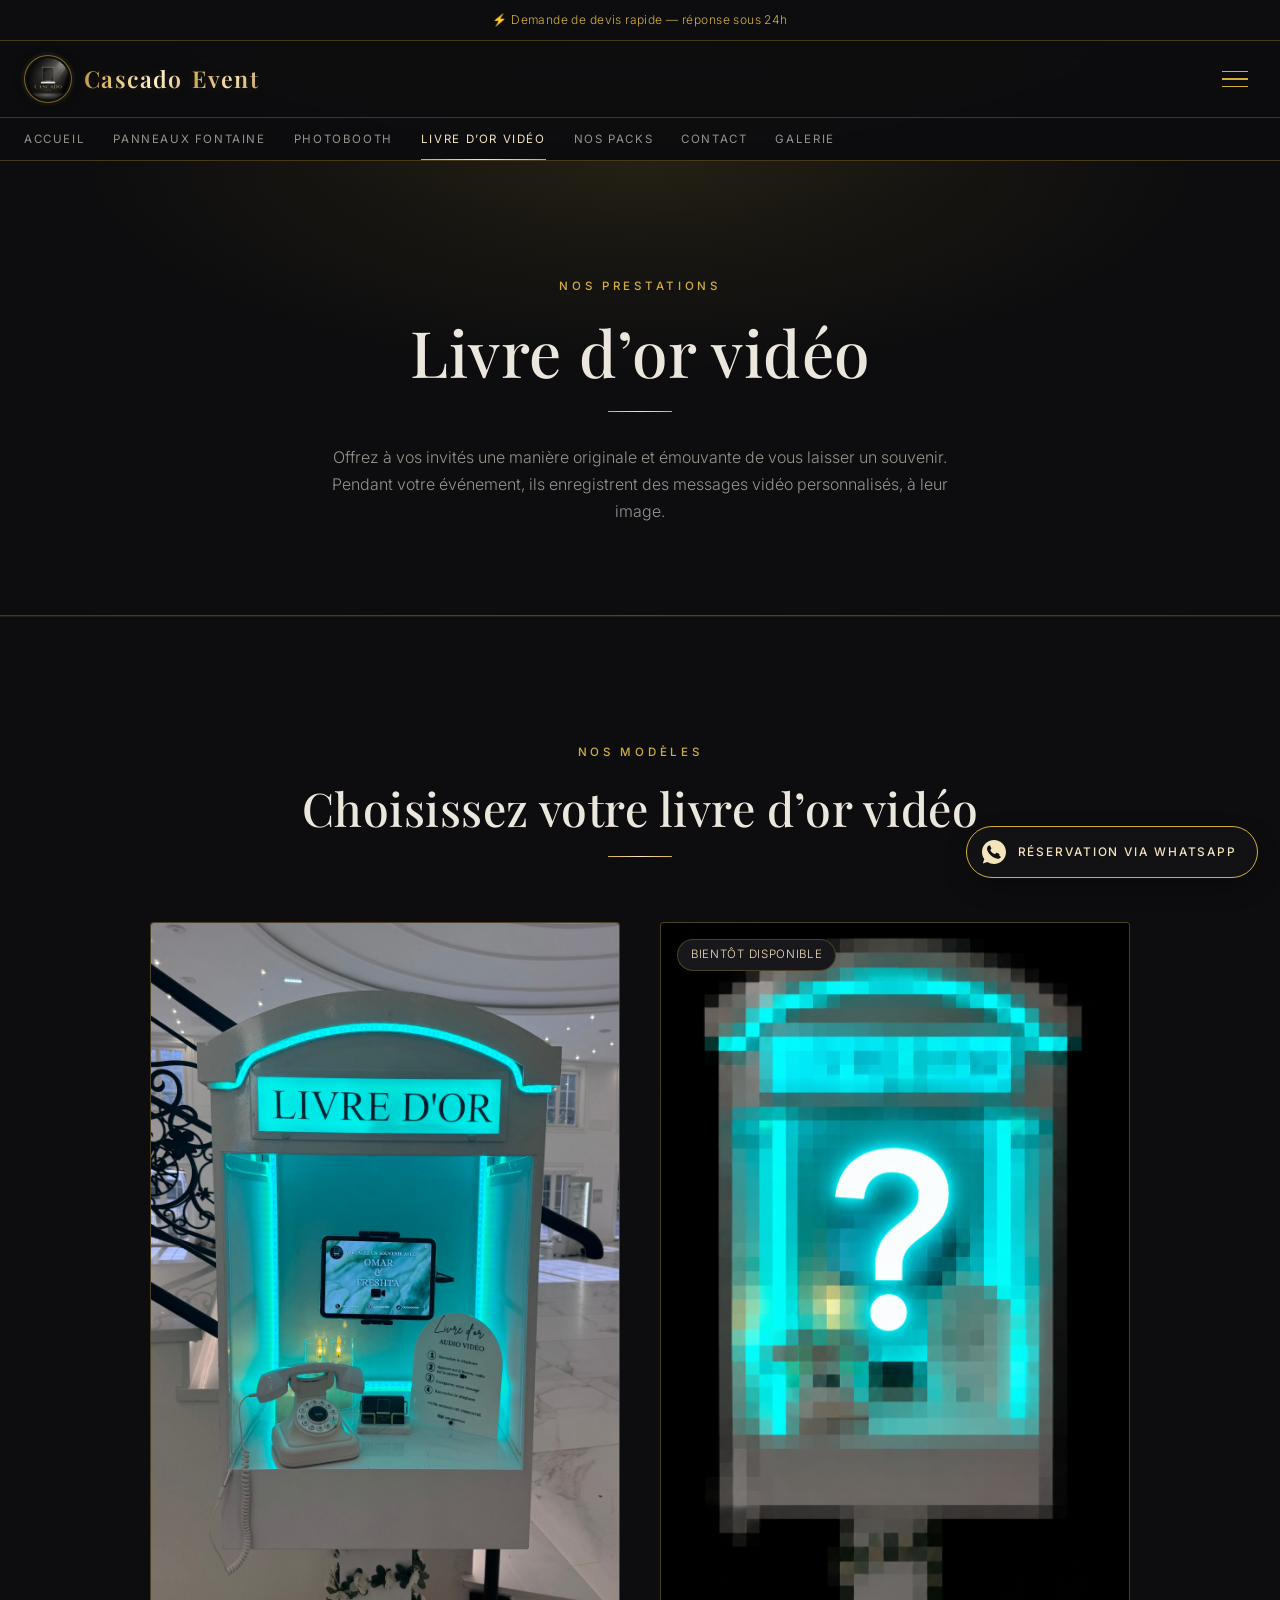
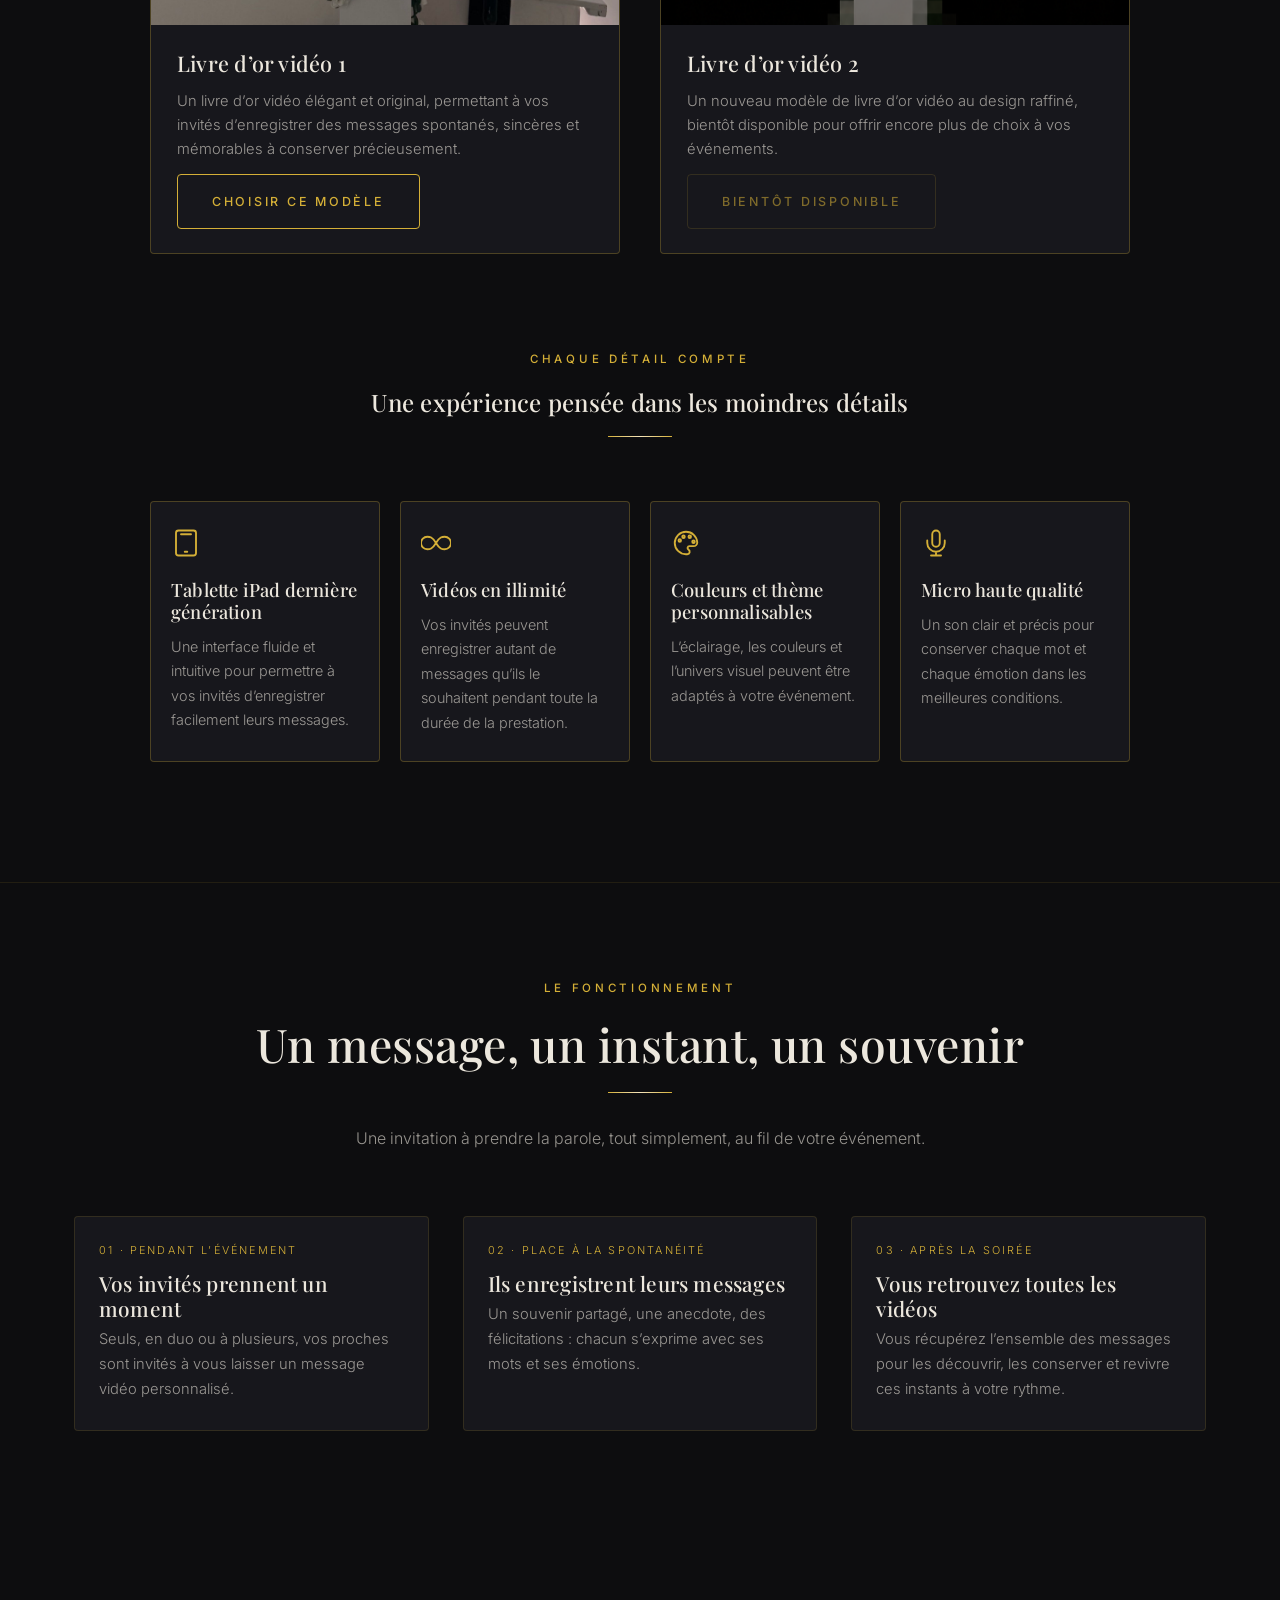
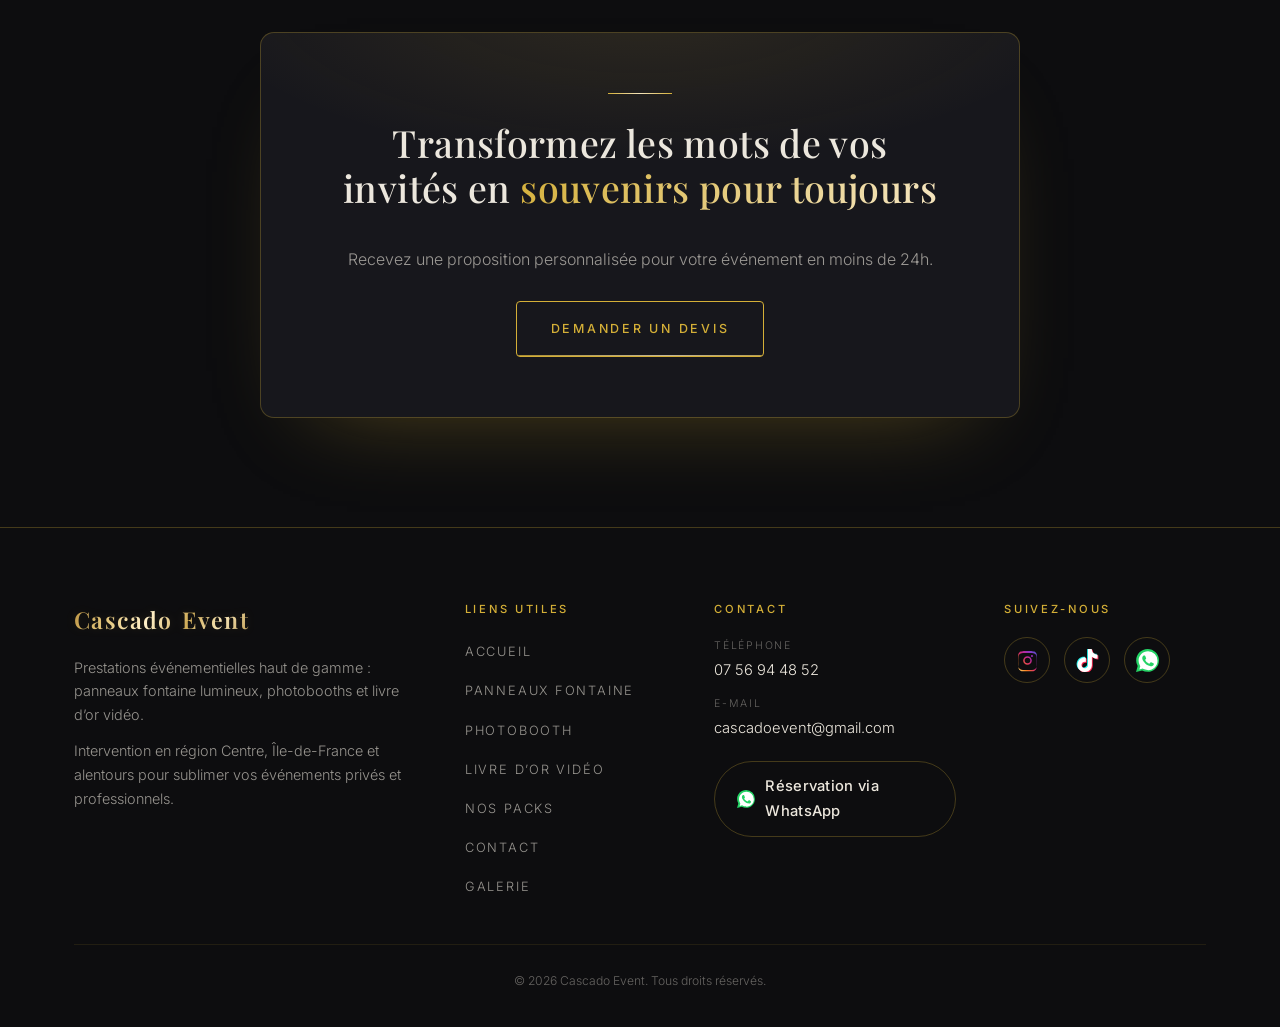
<file: livre-or-video/index.html>
<!DOCTYPE html>

<html lang="fr">
<head>
  <meta charset="UTF-8" />
  <meta property="og:site_name" content="Cascado Event" />
  <link rel="icon" type="image/x-icon" href="/favicon.ico" />
  <link rel="icon" type="image/png" sizes="48x48" href="/favicon-48x48.png" />
  <link rel="icon" type="image/png" sizes="96x96" href="/favicon-96x96.png" />
  <link rel="icon" type="image/png" sizes="192x192" href="/favicon-192x192.png" />
  <link rel="apple-touch-icon" sizes="180x180" href="/apple-touch-icon.png" />
  <meta name="viewport" content="width=device-width, initial-scale=1.0" />

  <title>Livre d’or vidéo pour mariage | Cascado Event</title>
  <meta name="description" content="Découvrez le livre d’or vidéo Cascado Event : vos invités enregistrent leurs messages vidéo pendant votre mariage ou événement pour créer un souvenir unique." />
  <link rel="canonical" href="https://cascadoevent.fr/livre-or-video" />

  <link rel="preconnect" href="https://fonts.googleapis.com" />
  <link rel="preconnect" href="https://fonts.gstatic.com" crossorigin />
  <link
    href="https://fonts.googleapis.com/css2?family=Inter:wght@300;400;500&family=Playfair+Display:wght@400;500;600;700&display=swap"
    rel="stylesheet"
  />
  <link rel="stylesheet" href="/style.css" />
  <link rel="stylesheet" href="/livre-or-video/modeles.css" />


  <noscript>
    <style>.reveal { opacity: 1 !important; transform: none !important; }</style>
  </noscript>
  <!-- Google tag (gtag.js) -->
  <script async src="https://www.googletagmanager.com/gtag/js?id=G-HGM8MF3BRY"></script>
  <script>
    window.dataLayer = window.dataLayer || [];
    function gtag(){dataLayer.push(arguments);}
    gtag('js', new Date());
    gtag('config', 'G-HGM8MF3BRY');
  </script>
</head>

<body>


  <aside class="annonce-barre" aria-label="Les informations Cascado Event">
    <div class="annonce-contenu">
      <div class="annonce-messages" aria-live="off">
        <a class="annonce-message est-visible" href="/contact">⚡ Demande de devis rapide — réponse sous 24h</a>
        <p class="annonce-message" aria-hidden="true" inert>📍 Île-de-France, Centre-Val de Loire &amp; alentours</p>
        <p class="annonce-message" aria-hidden="true" inert>📅 Votre date est unique — pensez à la réserver à l’avance</p>
      </div>
    </div>
  </aside>

  <header class="site-header">
    <div class="conteneur header-contenu">
      <a href="/" class="logo"><picture><source srcset="/images/logo-header.webp" type="image/webp" /><img class="header-logo-image" src="/images/logo-header.jpg" alt="" width="44" height="44" /></picture><span><span class="texte-or">Cascado</span> Event</span></a>
      <button class="menu-burger" id="menu-burger" aria-label="Ouvrir le menu" aria-expanded="false" aria-controls="menu-nav">
        <span></span><span></span><span></span>
      </button>
      <nav class="menu-nav" id="menu-nav">
        <ul>
          <li><a href="/">Accueil</a></li>
          <li><a href="/panneaux">Panneaux Fontaine</a></li>
          <li><a href="/photobooth">Photobooth</a></li>
          <li><a href="/livre-or-video" class="actif" aria-current="page">Livre d’or vidéo</a></li>
          <li><a href="/packs">Nos Packs</a></li>
          <li><a href="/contact">Contact</a></li>
          <li><a href="/galerie">Galerie</a></li>
        </ul>
      </nav>
    </div>

    <nav class="sous-nav" aria-label="Navigation rapide">
      <ul class="sous-nav-liste">
        <li><a href="/">Accueil</a></li>
        <li><a href="/panneaux">Panneaux Fontaine</a></li>
        <li><a href="/photobooth">Photobooth</a></li>
        <li><a href="/livre-or-video" class="actif" aria-current="page">Livre d’or vidéo</a></li>
        <li><a href="/packs">Nos Packs</a></li>
        <li><a href="/contact">Contact</a></li>
        <li><a href="/galerie">Galerie</a></li>
      </ul>
    </nav>
  </header>


  <main>
    <section class="page-entete">
      <div class="conteneur">
        <span class="surtitre">Nos prestations</span>
        <h1>Livre d’or vidéo</h1>
        <hr class="filet centre" />
        <p>Offrez à vos invités une manière originale et émouvante de vous laisser un souvenir. Pendant votre événement, ils enregistrent des messages vidéo personnalisés, à leur image.</p>
      </div>
    </section>

    <section class="section modeles-livre-or" aria-labelledby="modeles-livre-or-titre">
      <div class="conteneur">
        <div class="entete-section reveal">
          <span class="surtitre">NOS MODÈLES</span>
          <h2 class="section-titre" id="modeles-livre-or-titre">Choisissez votre livre d’or vidéo</h2>
          <hr class="filet centre" />
        </div>
        <div class="galerie galerie-panneaux galerie-livre-or reveal" data-prestation="livre-or-video">
          <article class="modele" data-modele="livre-or-video-1">
            <div class="modele-media">
              <img src="/images/livredor-2.jpg" alt="Livre d’or vidéo 1" loading="lazy" decoding="async" />
            </div>
            <div class="modele-corps">
              <h3>Livre d’or vidéo 1</h3>
              <p>Un livre d’or vidéo élégant et original, permettant à vos invités d’enregistrer des messages spontanés, sincères et mémorables à conserver précieusement.</p>
              <a href="/contact?prestation=livre-or-video&amp;modele=livre-or-video-1" class="bouton">CHOISIR CE MODÈLE</a>
            </div>
          </article>
          <article class="modele">
            <div class="modele-media">
              <img src="/images/livredor-3.png" alt="Livre d’or vidéo 2" loading="lazy" decoding="async" />
              <span class="modele-dim modele-disponibilite">BIENTÔT DISPONIBLE</span>
            </div>
            <div class="modele-corps">
              <h3>Livre d’or vidéo 2</h3>
              <p>Un nouveau modèle de livre d’or vidéo au design raffiné, bientôt disponible pour offrir encore plus de choix à vos événements.</p>
              <button type="button" class="bouton" disabled>BIENTÔT DISPONIBLE</button>
            </div>
          </article>
        </div>
        <section class="livre-or-equipements reveal" aria-labelledby="livre-or-equipements-titre">
          <div class="entete-section">
            <span class="surtitre">Chaque détail compte</span>
            <h2 id="livre-or-equipements-titre">Une expérience pensée dans les moindres détails</h2>
            <hr class="filet centre" />
          </div>
          <div class="livre-or-equipements-grille">
            <article>
              <svg viewBox="0 0 24 24" aria-hidden="true" focusable="false"><rect x="4" y="2" width="16" height="20" rx="2" /><path d="M8 5h8M11 19h2" /></svg>
              <h3>Tablette iPad dernière génération</h3>
              <p>Une interface fluide et intuitive pour permettre à vos invités d’enregistrer facilement leurs messages.</p>
            </article>
            <article>
              <svg viewBox="0 0 24 24" aria-hidden="true" focusable="false"><path d="M12 12c-3-5-5-5-7-5a5 5 0 0 0 0 10c2 0 4 0 7-5s5-5 7-5a5 5 0 0 1 0 10c-2 0-4 0-7-5Z" /></svg>
              <h3>Vidéos en illimité</h3>
              <p>Vos invités peuvent enregistrer autant de messages qu’ils le souhaitent pendant toute la durée de la prestation.</p>
            </article>
            <article>
              <svg viewBox="0 0 24 24" aria-hidden="true" focusable="false"><path d="M12 3a9 9 0 1 0 0 18h1a2 2 0 0 0 1-3.7 1.5 1.5 0 0 1 .8-2.8H18a3 3 0 0 0 3-3A9 9 0 0 0 12 3Z" /><circle cx="7" cy="10" r="1" /><circle cx="10" cy="7" r="1" /><circle cx="15" cy="7" r="1" /><circle cx="18" cy="11" r="1" /></svg>
              <h3>Couleurs et thème personnalisables</h3>
              <p>L’éclairage, les couleurs et l’univers visuel peuvent être adaptés à votre événement.</p>
            </article>
            <article>
              <svg viewBox="0 0 24 24" aria-hidden="true" focusable="false"><rect x="9" y="2" width="6" height="13" rx="3" /><path d="M5 10v2a7 7 0 0 0 14 0v-2M12 19v3M8 22h8" /></svg>
              <h3>Micro haute qualité</h3>
              <p>Un son clair et précis pour conserver chaque mot et chaque émotion dans les meilleures conditions.</p>
            </article>
          </div>
        </section>
      </div>
    </section>

    <section class="section compacte">
      <div class="conteneur">
        <div class="entete-section reveal">
          <span class="surtitre">Le fonctionnement</span>
          <h2 class="section-titre">Un message, un instant, un souvenir</h2>
          <hr class="filet centre" />
          <p class="section-intro">Une invitation à prendre la parole, tout simplement, au fil de votre événement.</p>
        </div>
        <div class="galerie reveal">
          <article class="modele"><div class="modele-corps">
            <span class="modele-tag">01 · Pendant l’événement</span>
            <h3>Vos invités prennent un moment</h3>
            <p>Seuls, en duo ou à plusieurs, vos proches sont invités à vous laisser un message vidéo personnalisé.</p>
          </div></article>
          <article class="modele"><div class="modele-corps">
            <span class="modele-tag">02 · Place à la spontanéité</span>
            <h3>Ils enregistrent leurs messages</h3>
            <p>Un souvenir partagé, une anecdote, des félicitations : chacun s’exprime avec ses mots et ses émotions.</p>
          </div></article>
          <article class="modele"><div class="modele-corps">
            <span class="modele-tag">03 · Après la soirée</span>
            <h3>Vous retrouvez toutes les vidéos</h3>
            <p>Vous récupérez l’ensemble des messages pour les découvrir, les conserver et revivre ces instants à votre rythme.</p>
          </div></article>
        </div>
      </div>
    </section>


    <div class="conteneur livre-or-cta-conteneur">
      <section class="panneaux-cta livre-or-cta reveal" aria-labelledby="livre-or-cta-titre">
        <hr class="filet centre" />
        <h2 class="panneaux-cta-titre" id="livre-or-cta-titre">Transformez les mots de vos invités en <span class="texte-or">souvenirs pour toujours</span></h2>
        <p>Recevez une proposition personnalisée pour votre événement en moins de 24h.</p>
        <a href="/contact" class="bouton">DEMANDER UN DEVIS</a>
      </section>
    </div>
  </main>



  <footer class="site-footer">
    <div class="conteneur">
      <div class="footer-haut">

        <!-- Présentation -->
        <div class="footer-col footer-marque">
          <a href="/" class="logo"><span class="texte-or">Cascado</span> Event</a>
          <p>
            Prestations événementielles haut de gamme : panneaux fontaine
            lumineux, photobooths et livre d’or vidéo.
          </p>
          <p>
            Intervention en région Centre, Île-de-France et alentours pour
            sublimer vos événements privés et professionnels.
          </p>
        </div>

        <!-- Liens utiles -->
        <nav class="footer-col footer-nav" aria-label="Liens utiles">
          <span class="footer-titre">Liens utiles</span>
          <ul>
            <li><a href="/">Accueil</a></li>
            <li><a href="/panneaux">Panneaux Fontaine</a></li>
            <li><a href="/photobooth">Photobooth</a></li>
            <li><a href="/livre-or-video">Livre d’or vidéo</a></li>
            <li><a href="/packs">Nos Packs</a></li>
            <li><a href="/contact">Contact</a></li>
            <li><a href="/galerie">Galerie</a></li>
          </ul>
        </nav>

        <!-- Coordonnées -->
        <div class="footer-col footer-contact">
          <span class="footer-titre">Contact</span>
          <ul>
            <li>
              <span class="footer-label">Téléphone</span>
              <a href="tel:+33756944852">07&nbsp;56&nbsp;94&nbsp;48&nbsp;52</a>
            </li>
            <li>
              <span class="footer-label">E-mail</span>
              <a href="mailto:cascadoevent@gmail.com">cascadoevent@gmail.com</a>
            </li>
          </ul>
          <a
            class="footer-wa"
            href="https://wa.me/33756944852?text=Bonjour%20Cascado%20Event%2C%20je%20souhaite%20avoir%20un%20devis"
            target="_blank"
            rel="noopener noreferrer"
          >
            <svg class="footer-wa-ico" viewBox="0 0 24 24" aria-hidden="true" focusable="false">
              <path fill="#25D366" d="M.057 24l1.687-6.163a11.867 11.867 0 0 1-1.587-5.945C.16 5.335 5.495 0 12.05 0a11.817 11.817 0 0 1 8.413 3.488 11.824 11.824 0 0 1 3.48 8.414c-.003 6.557-5.338 11.892-11.893 11.892a11.9 11.9 0 0 1-5.688-1.448L.057 24z"/>
              <path fill="#FFFFFF" d="M12.05 21.785h-.004a9.87 9.87 0 0 1-4.71-1.2l-.339-.2-3.5.919.936-3.416-.221-.351a9.878 9.878 0 0 1-1.514-5.26c.002-5.45 4.437-9.884 9.889-9.884a9.821 9.821 0 0 1 6.994 2.898 9.822 9.822 0 0 1 2.895 6.994c-.003 5.45-4.437 9.885-9.887 9.885m5.426-7.403c-.297-.149-1.758-.868-2.031-.967-.272-.099-.47-.148-.669.149-.198.297-.767.967-.94 1.165-.173.198-.347.223-.644.074-.297-.149-1.255-.462-2.39-1.475-.883-.788-1.48-1.761-1.653-2.059-.173-.297-.019-.458.13-.606.134-.133.297-.347.446-.52.149-.174.198-.298.297-.497.099-.198.05-.371-.025-.52-.074-.149-.669-1.612-.916-2.207-.242-.579-.487-.5-.669-.51l-.57-.01c-.198 0-.52.074-.792.372-.272.297-1.04 1.016-1.04 2.479 0 1.462 1.065 2.875 1.213 3.074.149.198 2.096 3.2 5.077 4.487.71.306 1.263.489 1.694.626.712.226 1.36.194 1.872.118.571-.085 1.758-.719 2.006-1.413.248-.694.248-1.29.173-1.414-.074-.124-.272-.198-.57-.347"/>
            </svg>
            Réservation via WhatsApp
          </a>
        </div>

        <!-- Réseaux sociaux -->
        <div class="footer-col footer-social">
          <span class="footer-titre">Suivez-nous</span>
          <div class="footer-social-liens">

            <a class="footer-social-lien" href="https://www.instagram.com/cascadoevent/" target="_blank" rel="noopener noreferrer" aria-label="Instagram Cascado Event">
              <svg viewBox="0 0 24 24" aria-hidden="true" focusable="false">
                <defs>
                  <linearGradient id="footer-ig-grad" x1="0" y1="1" x2="1" y2="0">
                    <stop offset="0%" stop-color="#FEDA75"/>
                    <stop offset="25%" stop-color="#FA7E1E"/>
                    <stop offset="50%" stop-color="#D62976"/>
                    <stop offset="75%" stop-color="#962FBF"/>
                    <stop offset="100%" stop-color="#4F5BD5"/>
                  </linearGradient>
                </defs>
                <path fill="url(#footer-ig-grad)" d="M12 2.16c3.2 0 3.58.01 4.85.07 1.17.05 1.8.25 2.23.42.56.22.96.48 1.38.9.42.42.68.82.9 1.38.16.42.36 1.06.42 2.23.06 1.27.07 1.65.07 4.85s-.01 3.58-.07 4.85c-.06 1.17-.26 1.8-.42 2.23a3.7 3.7 0 0 1-.9 1.38 3.7 3.7 0 0 1-1.38.9c-.42.16-1.06.36-2.23.42-1.27.06-1.65.07-4.85.07s-3.58-.01-4.85-.07c-1.17-.06-1.8-.26-2.23-.42a3.7 3.7 0 0 1-1.38-.9 3.7 3.7 0 0 1-.9-1.38c-.16-.42-.36-1.06-.42-2.23C2.17 15.58 2.16 15.2 2.16 12s.01-3.58.07-4.85c.06-1.17.26-1.8.42-2.23.22-.56.48-.96.9-1.38.42-.42.82-.68 1.38-.9.42-.16 1.06-.36 2.23-.42C8.42 2.17 8.8 2.16 12 2.16zm0 1.98c-3.15 0-3.5.01-4.74.07-1.14.05-1.76.24-2.17.4-.55.21-.94.47-1.35.88-.41.41-.66.8-.88 1.35-.16.41-.35 1.03-.4 2.17-.06 1.24-.07 1.6-.07 4.72s.01 3.48.07 4.72c.05 1.14.24 1.76.4 2.17.22.55.47.94.88 1.35.41.41.8.66 1.35.88.41.16 1.03.35 2.17.4 1.24.06 1.6.07 4.74.07s3.5-.01 4.74-.07c1.14-.05 1.76-.24 2.17-.4.55-.22.94-.47 1.35-.88.41-.41.66-.8.88-1.35.16-.41.35-1.03.4-2.17.06-1.24.07-1.6.07-4.72s-.01-3.48-.07-4.72c-.05-1.14-.24-1.76-.4-2.17a3.64 3.64 0 0 0-.88-1.35 3.64 3.64 0 0 0-1.35-.88c-.41-.16-1.03-.35-2.17-.4-1.24-.06-1.6-.07-4.74-.07zm0 3.36a4.5 4.5 0 1 1 0 9 4.5 4.5 0 0 1 0-9zm0 7.42a2.92 2.92 0 1 0 0-5.84 2.92 2.92 0 0 0 0 5.84zm5.73-7.6a1.05 1.05 0 1 1-2.1 0 1.05 1.05 0 0 1 2.1 0z"/>
              </svg>
            </a>

            <a class="footer-social-lien" href="https://www.tiktok.com/@cascadoevent" target="_blank" rel="noopener noreferrer" aria-label="TikTok Cascado Event">
              <svg viewBox="0 0 24 24" aria-hidden="true" focusable="false">
                <path fill="#25F4EE" transform="translate(-0.9,-0.9)" d="M12.53 0h3.9c.09 1.53.63 3.09 1.75 4.17 1.12 1.11 2.7 1.62 4.24 1.79v4.03c-1.44-.05-2.89-.35-4.2-.97-.57-.26-1.1-.6-1.62-.94-.01 2.92.01 5.84-.02 8.75-.08 1.4-.54 2.79-1.35 3.94-1.31 1.92-3.58 3.17-5.91 3.21-1.43.08-2.86-.31-4.08-1.03-2.02-1.19-3.44-3.37-3.65-5.71-.02-.5-.03-1-.01-1.49.18-1.9 1.12-3.72 2.58-4.96 1.66-1.44 3.98-2.13 6.15-1.72.02 1.48-.04 2.96-.04 4.44-.99-.32-2.15-.23-3.02.37-.63.41-1.11 1.04-1.36 1.75-.21.51-.15 1.07-.14 1.61.24 1.64 1.82 3.02 3.5 2.87 1.12-.01 2.19-.66 2.77-1.61.19-.33.4-.67.41-1.06.1-1.79.06-3.57.07-5.36.01-4.03-.01-8.05.02-12.07z"/>
                <path fill="#FE2C55" transform="translate(0.9,0.9)" d="M12.53 0h3.9c.09 1.53.63 3.09 1.75 4.17 1.12 1.11 2.7 1.62 4.24 1.79v4.03c-1.44-.05-2.89-.35-4.2-.97-.57-.26-1.1-.6-1.62-.94-.01 2.92.01 5.84-.02 8.75-.08 1.4-.54 2.79-1.35 3.94-1.31 1.92-3.58 3.17-5.91 3.21-1.43.08-2.86-.31-4.08-1.03-2.02-1.19-3.44-3.37-3.65-5.71-.02-.5-.03-1-.01-1.49.18-1.9 1.12-3.72 2.58-4.96 1.66-1.44 3.98-2.13 6.15-1.72.02 1.48-.04 2.96-.04 4.44-.99-.32-2.15-.23-3.02.37-.63.41-1.11 1.04-1.36 1.75-.21.51-.15 1.07-.14 1.61.24 1.64 1.82 3.02 3.5 2.87 1.12-.01 2.19-.66 2.77-1.61.19-.33.4-.67.41-1.06.1-1.79.06-3.57.07-5.36.01-4.03-.01-8.05.02-12.07z"/>
                <path fill="#FFFFFF" d="M12.53 0h3.9c.09 1.53.63 3.09 1.75 4.17 1.12 1.11 2.7 1.62 4.24 1.79v4.03c-1.44-.05-2.89-.35-4.2-.97-.57-.26-1.1-.6-1.62-.94-.01 2.92.01 5.84-.02 8.75-.08 1.4-.54 2.79-1.35 3.94-1.31 1.92-3.58 3.17-5.91 3.21-1.43.08-2.86-.31-4.08-1.03-2.02-1.19-3.44-3.37-3.65-5.71-.02-.5-.03-1-.01-1.49.18-1.9 1.12-3.72 2.58-4.96 1.66-1.44 3.98-2.13 6.15-1.72.02 1.48-.04 2.96-.04 4.44-.99-.32-2.15-.23-3.02.37-.63.41-1.11 1.04-1.36 1.75-.21.51-.15 1.07-.14 1.61.24 1.64 1.82 3.02 3.5 2.87 1.12-.01 2.19-.66 2.77-1.61.19-.33.4-.67.41-1.06.1-1.79.06-3.57.07-5.36.01-4.03-.01-8.05.02-12.07z"/>
              </svg>
            </a>

            <a class="footer-social-lien" href="https://wa.me/33756944852" target="_blank" rel="noopener noreferrer" aria-label="WhatsApp Cascado Event">
              <svg viewBox="0 0 24 24" aria-hidden="true" focusable="false">
                <path fill="#25D366" d="M.057 24l1.687-6.163a11.867 11.867 0 0 1-1.587-5.945C.16 5.335 5.495 0 12.05 0a11.817 11.817 0 0 1 8.413 3.488 11.824 11.824 0 0 1 3.48 8.414c-.003 6.557-5.338 11.892-11.893 11.892a11.9 11.9 0 0 1-5.688-1.448L.057 24z"/>
                <path fill="#FFFFFF" d="M12.05 21.785h-.004a9.87 9.87 0 0 1-4.71-1.2l-.339-.2-3.5.919.936-3.416-.221-.351a9.878 9.878 0 0 1-1.514-5.26c.002-5.45 4.437-9.884 9.889-9.884a9.821 9.821 0 0 1 6.994 2.898 9.822 9.822 0 0 1 2.895 6.994c-.003 5.45-4.437 9.885-9.887 9.885m5.426-7.403c-.297-.149-1.758-.868-2.031-.967-.272-.099-.47-.148-.669.149-.198.297-.767.967-.94 1.165-.173.198-.347.223-.644.074-.297-.149-1.255-.462-2.39-1.475-.883-.788-1.48-1.761-1.653-2.059-.173-.297-.019-.458.13-.606.134-.133.297-.347.446-.52.149-.174.198-.298.297-.497.099-.198.05-.371-.025-.52-.074-.149-.669-1.612-.916-2.207-.242-.579-.487-.5-.669-.51l-.57-.01c-.198 0-.52.074-.792.372-.272.297-1.04 1.016-1.04 2.479 0 1.462 1.065 2.875 1.213 3.074.149.198 2.096 3.2 5.077 4.487.71.306 1.263.489 1.694.626.712.226 1.36.194 1.872.118.571-.085 1.758-.719 2.006-1.413.248-.694.248-1.29.173-1.414-.074-.124-.272-.198-.57-.347"/>
              </svg>
            </a>

          </div>
        </div>

      </div>

      <div class="footer-bas">
        <span>&copy; <span id="annee">2026</span> Cascado Event. Tous droits réservés.</span>
      </div>
    </div>
  </footer>


  <a
    class="wa-flottant"
    href="https://wa.me/33756944852?text=Bonjour%20Cascado%20Event%2C%20je%20souhaite%20avoir%20un%20devis."
    target="_blank"
    rel="noopener"
    aria-label="Réservation via WhatsApp"
  >

    <svg class="wa-icone" viewBox="0 0 32 32" width="24" height="24" aria-hidden="true" focusable="false">
      <path fill="currentColor" d="M16.004 0h-.008C7.174 0 .002 7.174.002 16c0 3.5 1.128 6.744 3.046 9.376L1.05 31.36l6.19-1.98A15.9 15.9 0 0 0 16.004 32C24.826 32 32 24.826 32 16S24.826 0 16.004 0zm9.312 22.594c-.386 1.09-1.918 1.994-3.14 2.258-.836.178-1.928.32-5.604-1.204-4.7-1.948-7.726-6.724-7.962-7.034-.226-.31-1.9-2.53-1.9-4.826s1.174-3.424 1.65-3.91c.394-.404.87-.588 1.4-.588.17 0 .322.008.46.014.406.018.61.042.878.684.33.804 1.15 2.798 1.248 3.004.1.206.166.446.03.756-.128.32-.24.446-.446.686-.206.24-.402.424-.608.682-.188.224-.4.466-.164.87.236.396 1.05 1.73 2.254 2.802 1.552 1.384 2.82 1.826 3.266 2.012.332.138.728.106.97-.152.308-.33.688-.878 1.074-1.42.274-.388.62-.436.984-.3.37.128 2.354 1.11 2.756 1.31.402.2.668.296.766.462.098.166.098.964-.288 2.054z"/>
    </svg>
    <span class="wa-texte">Réservation via WhatsApp</span>
  </a>

  <script src="/modeles-devis.js"></script>
  <script src="/script.js"></script>
  <script src="/announcement.js"></script>
  <script src="/livre-or-video/modeles.js"></script>
</body>
</html>
</file>
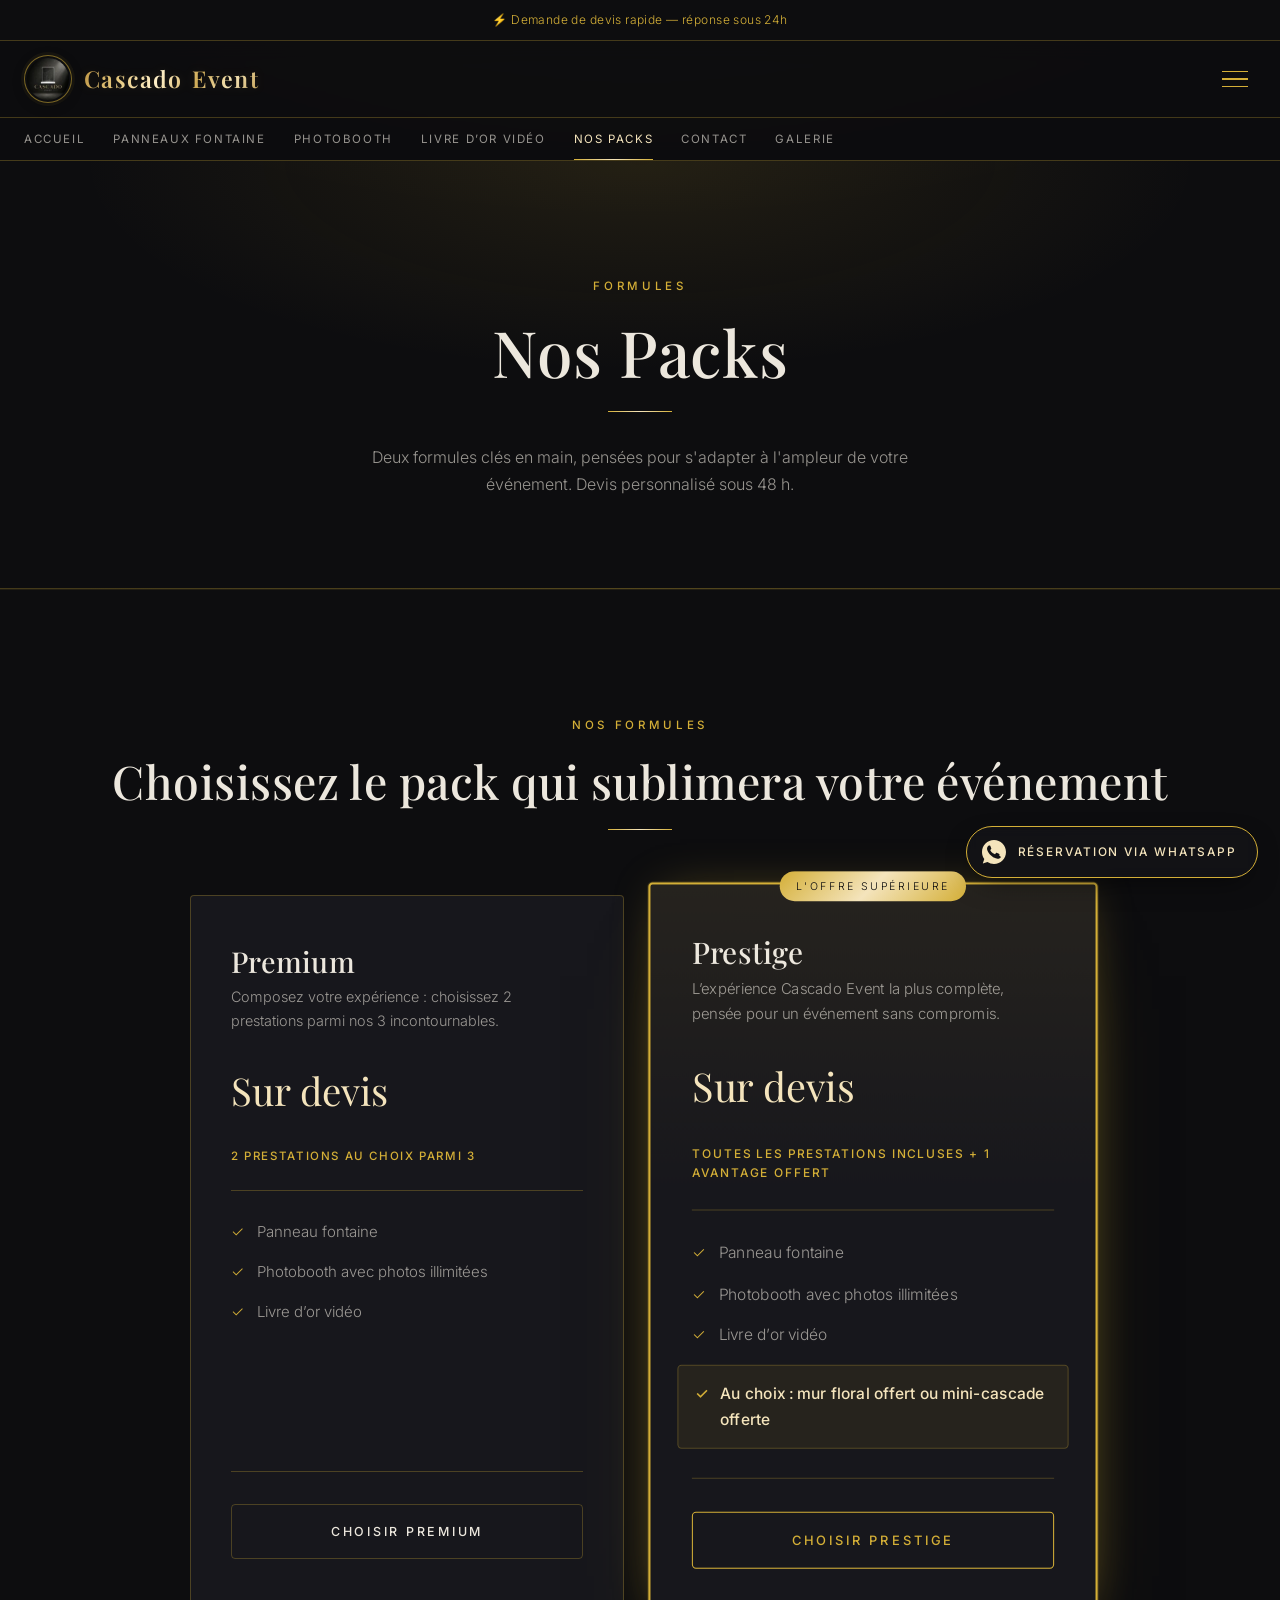
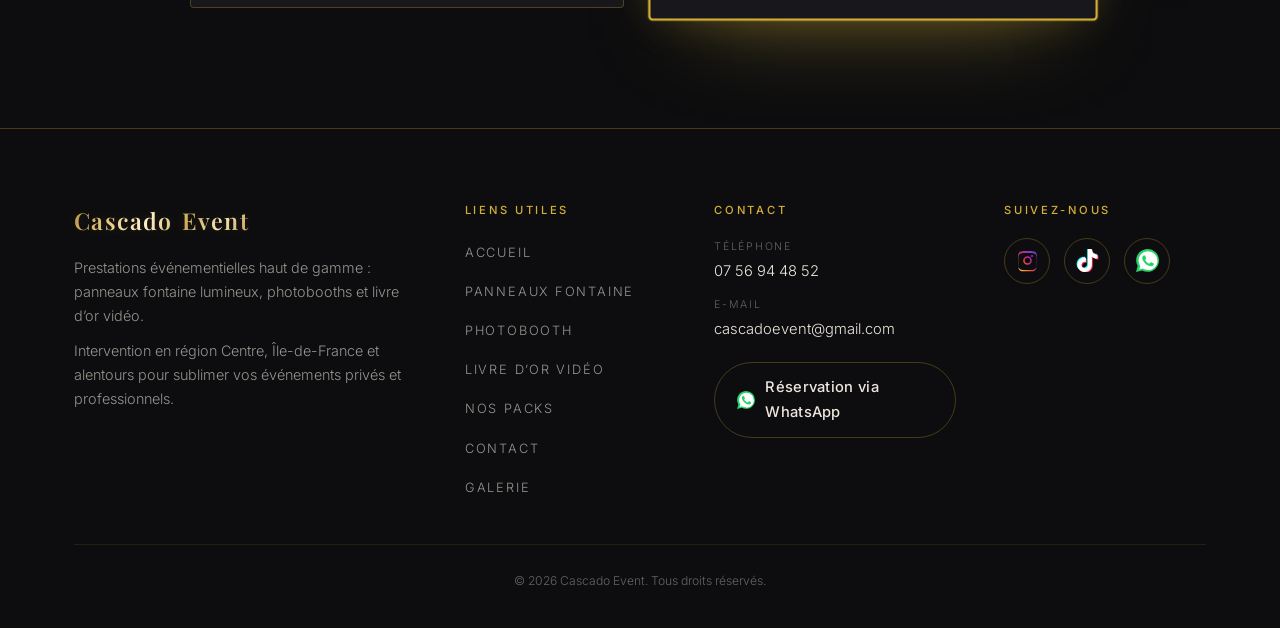
<file: packs/index.html>
<!DOCTYPE html>
<!--
  ============================================================
  Cascado Event — PAGE PACKS (packs/index.html)
  ------------------------------------------------------------
  Deux formules côte à côte : Premium et Prestige.
  Le Prestige est mis en avant (classe "prestige").
  Complétez les listes « À REMPLIR » avec vos prestations
  et remplacez « Sur devis » par vos tarifs si vous les affichez.
  ============================================================
-->
<html lang="fr">
<head>
  <meta charset="UTF-8" />
  <meta property="og:site_name" content="Cascado Event" />
  <link rel="icon" type="image/x-icon" href="/favicon.ico" />
  <link rel="icon" type="image/png" sizes="48x48" href="/favicon-48x48.png" />
  <link rel="icon" type="image/png" sizes="96x96" href="/favicon-96x96.png" />
  <link rel="icon" type="image/png" sizes="192x192" href="/favicon-192x192.png" />
  <link rel="apple-touch-icon" sizes="180x180" href="/apple-touch-icon.png" />
  <meta name="viewport" content="width=device-width, initial-scale=1.0" />

  <title>Packs Premium &amp; Prestige — Cascado Event</title>
  <meta name="description" content="Les formules Cascado Event : Premium et Prestige. Panneaux fontaine et photobooth réunis dans des packs clés en main." />

  <link rel="preconnect" href="https://fonts.googleapis.com" />
  <link rel="preconnect" href="https://fonts.gstatic.com" crossorigin />
  <link
    href="https://fonts.googleapis.com/css2?family=Inter:wght@300;400;500&family=Playfair+Display:wght@400;500;600;700&display=swap"
    rel="stylesheet"
  />
  <link rel="stylesheet" href="/style.css" />

  <!-- Affichage garanti même si le JavaScript est désactivé -->
  <noscript>
    <style>.reveal { opacity: 1 !important; transform: none !important; }</style>
  </noscript>
  <!-- Google tag (gtag.js) -->
  <script async src="https://www.googletagmanager.com/gtag/js?id=G-HGM8MF3BRY"></script>
  <script>
    window.dataLayer = window.dataLayer || [];
    function gtag(){dataLayer.push(arguments);}
    gtag('js', new Date());
    gtag('config', 'G-HGM8MF3BRY');
  </script>
</head>

<body>

  <!-- EN-TÊTE COMMUN (classe "actif" sur Packs) -->
  <aside class="annonce-barre" aria-label="Les informations Cascado Event">
    <div class="annonce-contenu">
      <div class="annonce-messages" aria-live="off">
        <a class="annonce-message est-visible" href="/contact">⚡ Demande de devis rapide — réponse sous 24h</a>
        <p class="annonce-message" aria-hidden="true" inert>📍 Île-de-France, Centre-Val de Loire &amp; alentours</p>
        <p class="annonce-message" aria-hidden="true" inert>📅 Votre date est unique — pensez à la réserver à l’avance</p>
      </div>
    </div>
  </aside>

  <header class="site-header">
    <div class="conteneur header-contenu">
      <a href="/" class="logo"><picture><source srcset="/images/logo-header.webp" type="image/webp" /><img class="header-logo-image" src="/images/logo-header.jpg" alt="" width="44" height="44" /></picture><span><span class="texte-or">Cascado</span> Event</span></a>
      <button class="menu-burger" id="menu-burger" aria-label="Ouvrir le menu" aria-expanded="false" aria-controls="menu-nav">
        <span></span><span></span><span></span>
      </button>
      <nav class="menu-nav" id="menu-nav">
        <ul>
          <li><a href="/">Accueil</a></li>
          <li><a href="/panneaux">Panneaux Fontaine</a></li>
          <li><a href="/photobooth">Photobooth</a></li>
          <li><a href="/livre-or-video">Livre d’or vidéo</a></li>
          <li><a href="/packs" class="actif">Nos Packs</a></li>
          <li><a href="/contact">Contact</a></li>
          <li><a href="/galerie">Galerie</a></li>
        </ul>
      </nav>
    </div>

    <nav class="sous-nav" aria-label="Navigation rapide">
      <ul class="sous-nav-liste">
        <li><a href="/">Accueil</a></li>
        <li><a href="/panneaux">Panneaux Fontaine</a></li>
        <li><a href="/photobooth">Photobooth</a></li>
        <li><a href="/livre-or-video">Livre d’or vidéo</a></li>
        <li><a href="/packs" class="actif" aria-current="page">Nos Packs</a></li>
        <li><a href="/contact">Contact</a></li>
        <li><a href="/galerie">Galerie</a></li>
      </ul>
    </nav>
  </header>


  <main>

    <!-- EN-TÊTE DE PAGE -->
    <section class="page-entete">
      <div class="conteneur">
        <span class="surtitre">Formules</span>
        <h1>Nos Packs</h1>
        <hr class="filet centre" />
        <p>
          <!-- À REMPLIR : phrase d'introduction sur vos formules -->
          Deux formules clés en main, pensées pour s'adapter à l'ampleur de votre
          événement. Devis personnalisé sous 48&nbsp;h.
        </p>
      </div>
    </section>


    <!-- LES DEUX PACKS -->
    <section class="section">
      <div class="conteneur">
        <div class="entete-section reveal">
          <span class="surtitre">NOS FORMULES</span>
          <h2 class="section-titre">Choisissez le pack qui sublimera votre événement</h2>
          <hr class="filet centre" />
        </div>
        <div class="packs-grille reveal">

          <!-- ============ PACK PREMIUM ============ -->
          <div class="pack">
            <h3 class="pack-nom">Premium</h3>
            <p class="pack-accroche">
              Composez votre expérience : choisissez 2 prestations parmi nos
              3 incontournables.
            </p>
            <div class="pack-prix">
              Sur devis
            </div>

            <p class="pack-choix">2 prestations au choix parmi 3</p>
            <ul class="pack-liste">
              <li>Panneau fontaine</li>
              <li>Photobooth avec photos illimitées</li>
              <li>Livre d’or vidéo</li>
            </ul>

            <a href="/contact" class="bouton fantome">Choisir Premium</a>
          </div>


          <!-- ============ PACK PRESTIGE (mis en avant) ============ -->
          <div class="pack prestige">
            <span class="pack-badge">L'offre supérieure</span>
            <h3 class="pack-nom">Prestige</h3>
            <p class="pack-accroche">
              L’expérience Cascado Event la plus complète, pensée pour un
              événement sans compromis.
            </p>
            <div class="pack-prix">
              Sur devis
            </div>

            <p class="pack-choix">Toutes les prestations incluses + 1 avantage offert</p>
            <ul class="pack-liste">
              <li>Panneau fontaine</li>
              <li>Photobooth avec photos illimitées</li>
              <li>Livre d’or vidéo</li>
              <li class="pack-plus">Au choix : mur floral offert ou mini-cascade offerte</li>
            </ul>

            <a href="/contact" class="bouton">Choisir Prestige</a>
          </div>

        </div>

      </div>
    </section>

  </main>


  <!-- PIED DE PAGE COMMUN -->
  <footer class="site-footer">
    <div class="conteneur">
      <div class="footer-haut">

        <!-- Présentation -->
        <div class="footer-col footer-marque">
          <a href="/" class="logo"><span class="texte-or">Cascado</span> Event</a>
          <p>
            Prestations événementielles haut de gamme : panneaux fontaine
            lumineux, photobooths et livre d’or vidéo.
          </p>
          <p>
            Intervention en région Centre, Île-de-France et alentours pour
            sublimer vos événements privés et professionnels.
          </p>
        </div>

        <!-- Liens utiles -->
        <nav class="footer-col footer-nav" aria-label="Liens utiles">
          <span class="footer-titre">Liens utiles</span>
          <ul>
            <li><a href="/">Accueil</a></li>
            <li><a href="/panneaux">Panneaux Fontaine</a></li>
            <li><a href="/photobooth">Photobooth</a></li>
            <li><a href="/livre-or-video">Livre d’or vidéo</a></li>
            <li><a href="/packs">Nos Packs</a></li>
            <li><a href="/contact">Contact</a></li>
            <li><a href="/galerie">Galerie</a></li>
          </ul>
        </nav>

        <!-- Coordonnées -->
        <div class="footer-col footer-contact">
          <span class="footer-titre">Contact</span>
          <ul>
            <li>
              <span class="footer-label">Téléphone</span>
              <a href="tel:+33756944852">07&nbsp;56&nbsp;94&nbsp;48&nbsp;52</a>
            </li>
            <li>
              <span class="footer-label">E-mail</span>
              <a href="mailto:cascadoevent@gmail.com">cascadoevent@gmail.com</a>
            </li>
          </ul>
          <a
            class="footer-wa"
            href="https://wa.me/33756944852?text=Bonjour%20Cascado%20Event%2C%20je%20souhaite%20avoir%20un%20devis"
            target="_blank"
            rel="noopener noreferrer"
          >
            <svg class="footer-wa-ico" viewBox="0 0 24 24" aria-hidden="true" focusable="false">
              <path fill="#25D366" d="M.057 24l1.687-6.163a11.867 11.867 0 0 1-1.587-5.945C.16 5.335 5.495 0 12.05 0a11.817 11.817 0 0 1 8.413 3.488 11.824 11.824 0 0 1 3.48 8.414c-.003 6.557-5.338 11.892-11.893 11.892a11.9 11.9 0 0 1-5.688-1.448L.057 24z"/>
              <path fill="#FFFFFF" d="M12.05 21.785h-.004a9.87 9.87 0 0 1-4.71-1.2l-.339-.2-3.5.919.936-3.416-.221-.351a9.878 9.878 0 0 1-1.514-5.26c.002-5.45 4.437-9.884 9.889-9.884a9.821 9.821 0 0 1 6.994 2.898 9.822 9.822 0 0 1 2.895 6.994c-.003 5.45-4.437 9.885-9.887 9.885m5.426-7.403c-.297-.149-1.758-.868-2.031-.967-.272-.099-.47-.148-.669.149-.198.297-.767.967-.94 1.165-.173.198-.347.223-.644.074-.297-.149-1.255-.462-2.39-1.475-.883-.788-1.48-1.761-1.653-2.059-.173-.297-.019-.458.13-.606.134-.133.297-.347.446-.52.149-.174.198-.298.297-.497.099-.198.05-.371-.025-.52-.074-.149-.669-1.612-.916-2.207-.242-.579-.487-.5-.669-.51l-.57-.01c-.198 0-.52.074-.792.372-.272.297-1.04 1.016-1.04 2.479 0 1.462 1.065 2.875 1.213 3.074.149.198 2.096 3.2 5.077 4.487.71.306 1.263.489 1.694.626.712.226 1.36.194 1.872.118.571-.085 1.758-.719 2.006-1.413.248-.694.248-1.29.173-1.414-.074-.124-.272-.198-.57-.347"/>
            </svg>
            Réservation via WhatsApp
          </a>
        </div>

        <!-- Réseaux sociaux -->
        <div class="footer-col footer-social">
          <span class="footer-titre">Suivez-nous</span>
          <div class="footer-social-liens">

            <a class="footer-social-lien" href="https://www.instagram.com/cascadoevent/" target="_blank" rel="noopener noreferrer" aria-label="Instagram Cascado Event">
              <svg viewBox="0 0 24 24" aria-hidden="true" focusable="false">
                <defs>
                  <linearGradient id="footer-ig-grad" x1="0" y1="1" x2="1" y2="0">
                    <stop offset="0%" stop-color="#FEDA75"/>
                    <stop offset="25%" stop-color="#FA7E1E"/>
                    <stop offset="50%" stop-color="#D62976"/>
                    <stop offset="75%" stop-color="#962FBF"/>
                    <stop offset="100%" stop-color="#4F5BD5"/>
                  </linearGradient>
                </defs>
                <path fill="url(#footer-ig-grad)" d="M12 2.16c3.2 0 3.58.01 4.85.07 1.17.05 1.8.25 2.23.42.56.22.96.48 1.38.9.42.42.68.82.9 1.38.16.42.36 1.06.42 2.23.06 1.27.07 1.65.07 4.85s-.01 3.58-.07 4.85c-.06 1.17-.26 1.8-.42 2.23a3.7 3.7 0 0 1-.9 1.38 3.7 3.7 0 0 1-1.38.9c-.42.16-1.06.36-2.23.42-1.27.06-1.65.07-4.85.07s-3.58-.01-4.85-.07c-1.17-.06-1.8-.26-2.23-.42a3.7 3.7 0 0 1-1.38-.9 3.7 3.7 0 0 1-.9-1.38c-.16-.42-.36-1.06-.42-2.23C2.17 15.58 2.16 15.2 2.16 12s.01-3.58.07-4.85c.06-1.17.26-1.8.42-2.23.22-.56.48-.96.9-1.38.42-.42.82-.68 1.38-.9.42-.16 1.06-.36 2.23-.42C8.42 2.17 8.8 2.16 12 2.16zm0 1.98c-3.15 0-3.5.01-4.74.07-1.14.05-1.76.24-2.17.4-.55.21-.94.47-1.35.88-.41.41-.66.8-.88 1.35-.16.41-.35 1.03-.4 2.17-.06 1.24-.07 1.6-.07 4.72s.01 3.48.07 4.72c.05 1.14.24 1.76.4 2.17.22.55.47.94.88 1.35.41.41.8.66 1.35.88.41.16 1.03.35 2.17.4 1.24.06 1.6.07 4.74.07s3.5-.01 4.74-.07c1.14-.05 1.76-.24 2.17-.4.55-.22.94-.47 1.35-.88.41-.41.66-.8.88-1.35.16-.41.35-1.03.4-2.17.06-1.24.07-1.6.07-4.72s-.01-3.48-.07-4.72c-.05-1.14-.24-1.76-.4-2.17a3.64 3.64 0 0 0-.88-1.35 3.64 3.64 0 0 0-1.35-.88c-.41-.16-1.03-.35-2.17-.4-1.24-.06-1.6-.07-4.74-.07zm0 3.36a4.5 4.5 0 1 1 0 9 4.5 4.5 0 0 1 0-9zm0 7.42a2.92 2.92 0 1 0 0-5.84 2.92 2.92 0 0 0 0 5.84zm5.73-7.6a1.05 1.05 0 1 1-2.1 0 1.05 1.05 0 0 1 2.1 0z"/>
              </svg>
            </a>

            <a class="footer-social-lien" href="https://www.tiktok.com/@cascadoevent" target="_blank" rel="noopener noreferrer" aria-label="TikTok Cascado Event">
              <svg viewBox="0 0 24 24" aria-hidden="true" focusable="false">
                <path fill="#25F4EE" transform="translate(-0.9,-0.9)" d="M12.53 0h3.9c.09 1.53.63 3.09 1.75 4.17 1.12 1.11 2.7 1.62 4.24 1.79v4.03c-1.44-.05-2.89-.35-4.2-.97-.57-.26-1.1-.6-1.62-.94-.01 2.92.01 5.84-.02 8.75-.08 1.4-.54 2.79-1.35 3.94-1.31 1.92-3.58 3.17-5.91 3.21-1.43.08-2.86-.31-4.08-1.03-2.02-1.19-3.44-3.37-3.65-5.71-.02-.5-.03-1-.01-1.49.18-1.9 1.12-3.72 2.58-4.96 1.66-1.44 3.98-2.13 6.15-1.72.02 1.48-.04 2.96-.04 4.44-.99-.32-2.15-.23-3.02.37-.63.41-1.11 1.04-1.36 1.75-.21.51-.15 1.07-.14 1.61.24 1.64 1.82 3.02 3.5 2.87 1.12-.01 2.19-.66 2.77-1.61.19-.33.4-.67.41-1.06.1-1.79.06-3.57.07-5.36.01-4.03-.01-8.05.02-12.07z"/>
                <path fill="#FE2C55" transform="translate(0.9,0.9)" d="M12.53 0h3.9c.09 1.53.63 3.09 1.75 4.17 1.12 1.11 2.7 1.62 4.24 1.79v4.03c-1.44-.05-2.89-.35-4.2-.97-.57-.26-1.1-.6-1.62-.94-.01 2.92.01 5.84-.02 8.75-.08 1.4-.54 2.79-1.35 3.94-1.31 1.92-3.58 3.17-5.91 3.21-1.43.08-2.86-.31-4.08-1.03-2.02-1.19-3.44-3.37-3.65-5.71-.02-.5-.03-1-.01-1.49.18-1.9 1.12-3.72 2.58-4.96 1.66-1.44 3.98-2.13 6.15-1.72.02 1.48-.04 2.96-.04 4.44-.99-.32-2.15-.23-3.02.37-.63.41-1.11 1.04-1.36 1.75-.21.51-.15 1.07-.14 1.61.24 1.64 1.82 3.02 3.5 2.87 1.12-.01 2.19-.66 2.77-1.61.19-.33.4-.67.41-1.06.1-1.79.06-3.57.07-5.36.01-4.03-.01-8.05.02-12.07z"/>
                <path fill="#FFFFFF" d="M12.53 0h3.9c.09 1.53.63 3.09 1.75 4.17 1.12 1.11 2.7 1.62 4.24 1.79v4.03c-1.44-.05-2.89-.35-4.2-.97-.57-.26-1.1-.6-1.62-.94-.01 2.92.01 5.84-.02 8.75-.08 1.4-.54 2.79-1.35 3.94-1.31 1.92-3.58 3.17-5.91 3.21-1.43.08-2.86-.31-4.08-1.03-2.02-1.19-3.44-3.37-3.65-5.71-.02-.5-.03-1-.01-1.49.18-1.9 1.12-3.72 2.58-4.96 1.66-1.44 3.98-2.13 6.15-1.72.02 1.48-.04 2.96-.04 4.44-.99-.32-2.15-.23-3.02.37-.63.41-1.11 1.04-1.36 1.75-.21.51-.15 1.07-.14 1.61.24 1.64 1.82 3.02 3.5 2.87 1.12-.01 2.19-.66 2.77-1.61.19-.33.4-.67.41-1.06.1-1.79.06-3.57.07-5.36.01-4.03-.01-8.05.02-12.07z"/>
              </svg>
            </a>

            <a class="footer-social-lien" href="https://wa.me/33756944852" target="_blank" rel="noopener noreferrer" aria-label="WhatsApp Cascado Event">
              <svg viewBox="0 0 24 24" aria-hidden="true" focusable="false">
                <path fill="#25D366" d="M.057 24l1.687-6.163a11.867 11.867 0 0 1-1.587-5.945C.16 5.335 5.495 0 12.05 0a11.817 11.817 0 0 1 8.413 3.488 11.824 11.824 0 0 1 3.48 8.414c-.003 6.557-5.338 11.892-11.893 11.892a11.9 11.9 0 0 1-5.688-1.448L.057 24z"/>
                <path fill="#FFFFFF" d="M12.05 21.785h-.004a9.87 9.87 0 0 1-4.71-1.2l-.339-.2-3.5.919.936-3.416-.221-.351a9.878 9.878 0 0 1-1.514-5.26c.002-5.45 4.437-9.884 9.889-9.884a9.821 9.821 0 0 1 6.994 2.898 9.822 9.822 0 0 1 2.895 6.994c-.003 5.45-4.437 9.885-9.887 9.885m5.426-7.403c-.297-.149-1.758-.868-2.031-.967-.272-.099-.47-.148-.669.149-.198.297-.767.967-.94 1.165-.173.198-.347.223-.644.074-.297-.149-1.255-.462-2.39-1.475-.883-.788-1.48-1.761-1.653-2.059-.173-.297-.019-.458.13-.606.134-.133.297-.347.446-.52.149-.174.198-.298.297-.497.099-.198.05-.371-.025-.52-.074-.149-.669-1.612-.916-2.207-.242-.579-.487-.5-.669-.51l-.57-.01c-.198 0-.52.074-.792.372-.272.297-1.04 1.016-1.04 2.479 0 1.462 1.065 2.875 1.213 3.074.149.198 2.096 3.2 5.077 4.487.71.306 1.263.489 1.694.626.712.226 1.36.194 1.872.118.571-.085 1.758-.719 2.006-1.413.248-.694.248-1.29.173-1.414-.074-.124-.272-.198-.57-.347"/>
              </svg>
            </a>

          </div>
        </div>

      </div>

      <div class="footer-bas">
        <span>&copy; <span id="annee">2026</span> Cascado Event. Tous droits réservés.</span>
      </div>
    </div>
  </footer>

  <!--
    ============================================================
    BOUTON WHATSAPP FLOTTANT — présent sur toutes les pages
    ------------------------------------------------------------
    À REMPLIR : numéro au format international, sans « + » ni espaces
    (exemple pour la France : 33612345678).
    Remplacez « VOTRE_NUMERO_WHATSAPP » dans le href ci-dessous.
    Le message pré-rempli est déjà encodé pour l'URL ; vous pouvez
    le modifier en gardant l'encodage (%20 = espace, %2C = virgule…).
    ============================================================
  -->
  <a
    class="wa-flottant"
    href="https://wa.me/33756944852?text=Bonjour%20Cascado%20Event%2C%20je%20souhaite%20avoir%20un%20devis."
    target="_blank"
    rel="noopener"
    aria-label="Réservation via WhatsApp"
  >
    <!-- Icône WhatsApp (SVG intégré, aucun fichier externe à charger) -->
    <svg class="wa-icone" viewBox="0 0 32 32" width="24" height="24" aria-hidden="true" focusable="false">
      <path fill="currentColor" d="M16.004 0h-.008C7.174 0 .002 7.174.002 16c0 3.5 1.128 6.744 3.046 9.376L1.05 31.36l6.19-1.98A15.9 15.9 0 0 0 16.004 32C24.826 32 32 24.826 32 16S24.826 0 16.004 0zm9.312 22.594c-.386 1.09-1.918 1.994-3.14 2.258-.836.178-1.928.32-5.604-1.204-4.7-1.948-7.726-6.724-7.962-7.034-.226-.31-1.9-2.53-1.9-4.826s1.174-3.424 1.65-3.91c.394-.404.87-.588 1.4-.588.17 0 .322.008.46.014.406.018.61.042.878.684.33.804 1.15 2.798 1.248 3.004.1.206.166.446.03.756-.128.32-.24.446-.446.686-.206.24-.402.424-.608.682-.188.224-.4.466-.164.87.236.396 1.05 1.73 2.254 2.802 1.552 1.384 2.82 1.826 3.266 2.012.332.138.728.106.97-.152.308-.33.688-.878 1.074-1.42.274-.388.62-.436.984-.3.37.128 2.354 1.11 2.756 1.31.402.2.668.296.766.462.098.166.098.964-.288 2.054z"/>
    </svg>
    <span class="wa-texte">Réservation via WhatsApp</span>
  </a>

  <script src="/script.js"></script>
  <script src="/announcement.js"></script>
</body>
</html>
</file>
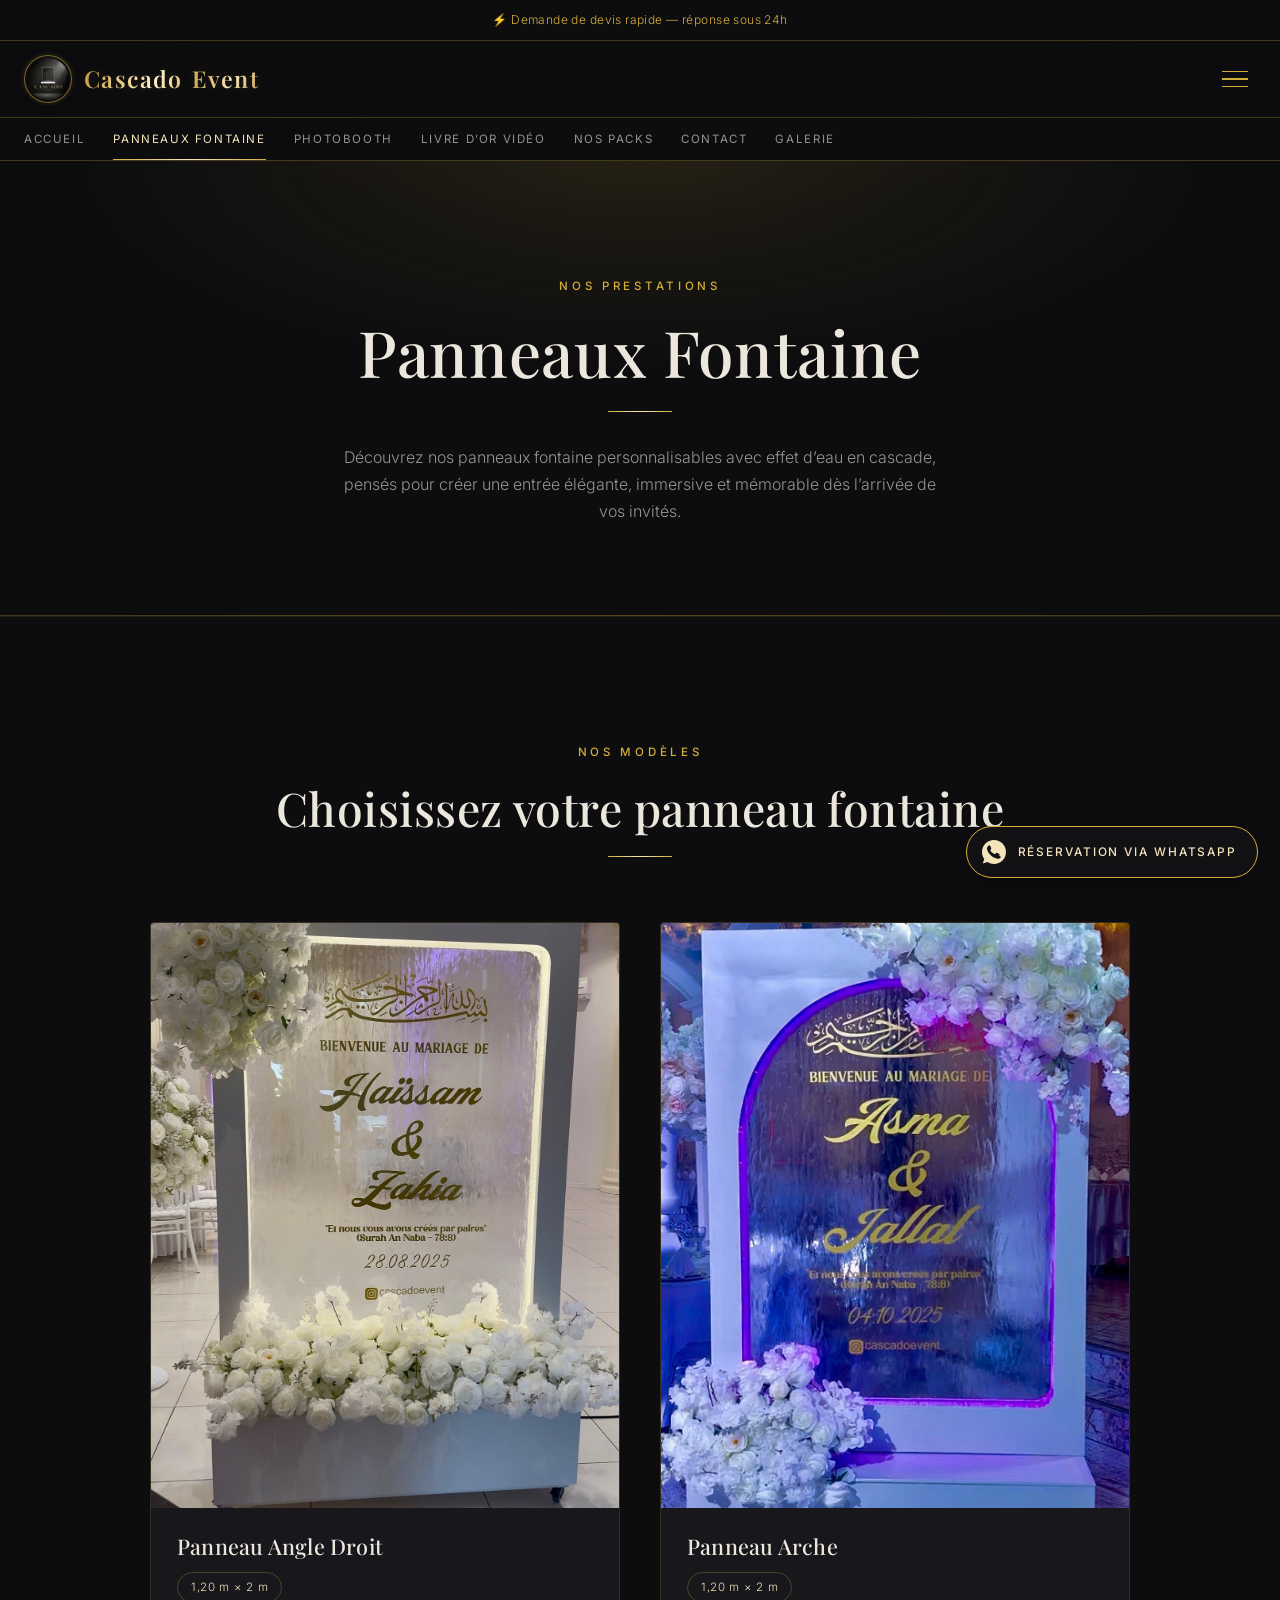
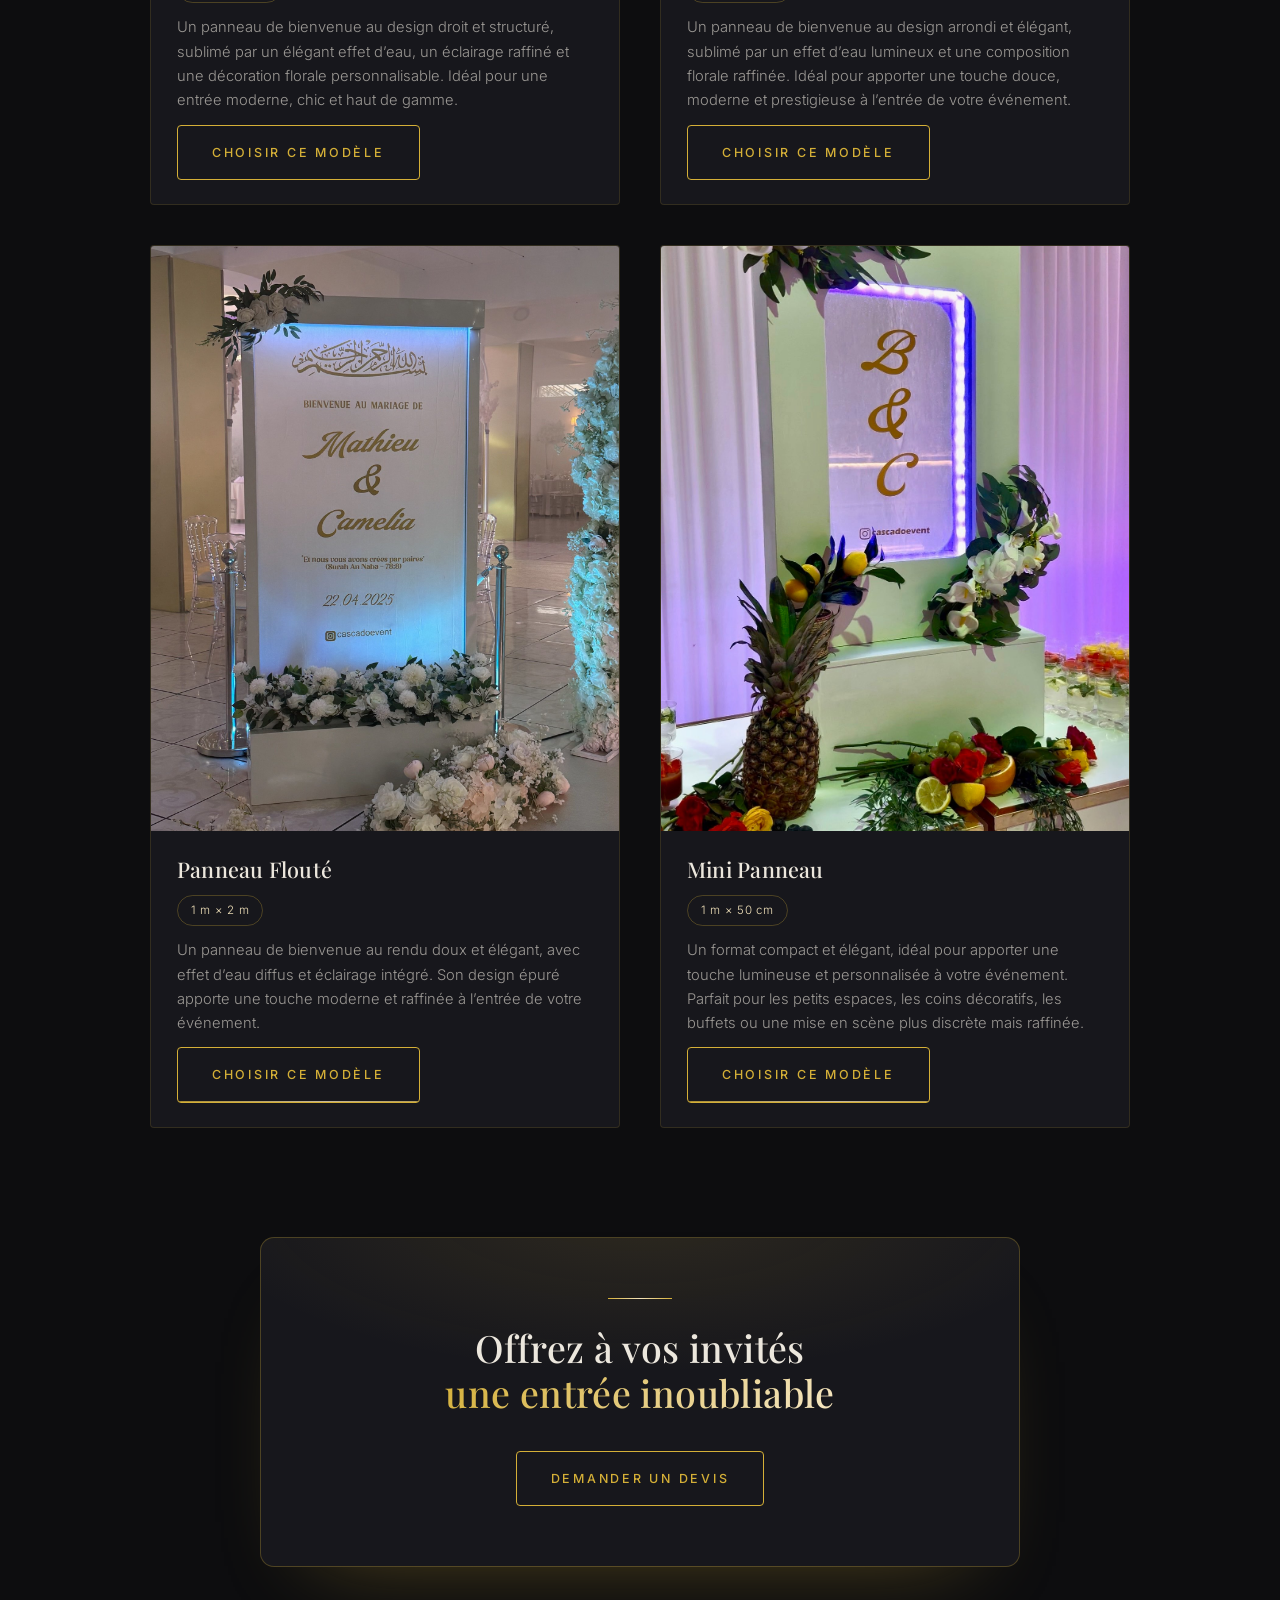
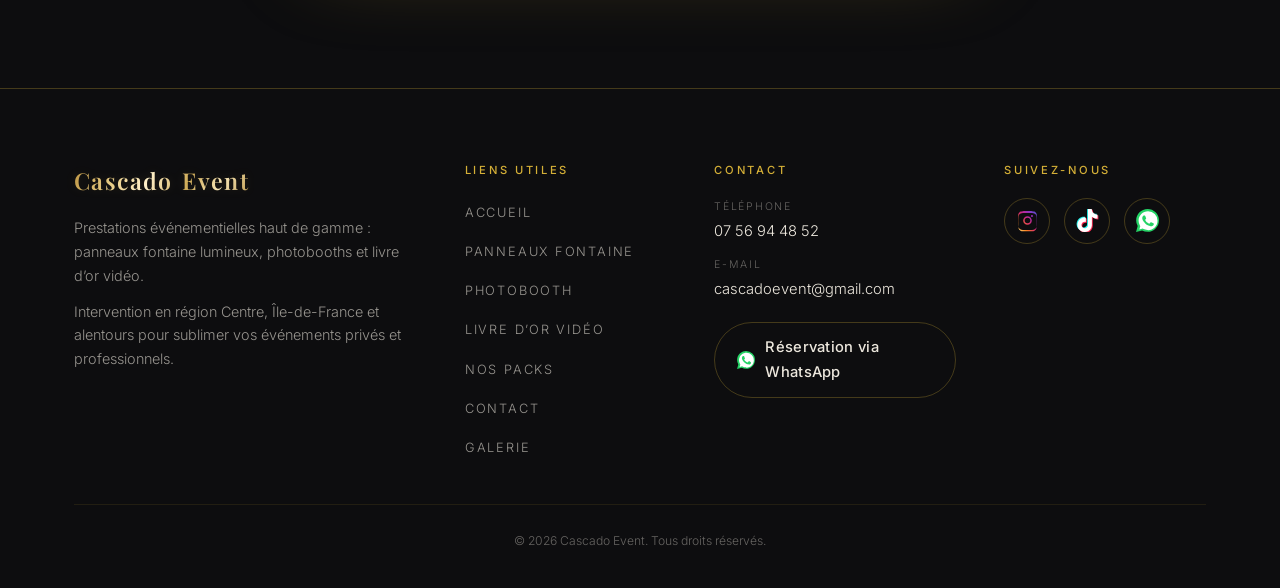
<file: panneaux/index.html>
<!DOCTYPE html>
<!--
  ============================================================
  Cascado Event — PAGE PANNEAUX FONTAINE (panneaux/index.html)
  ------------------------------------------------------------
  Catalogue des 4 modèles de panneaux fontaine de bienvenue.
  ============================================================
-->
<html lang="fr">
<head>
  <meta charset="UTF-8" />
  <meta property="og:site_name" content="Cascado Event" />
  <link rel="icon" type="image/x-icon" href="/favicon.ico" />
  <link rel="icon" type="image/png" sizes="48x48" href="/favicon-48x48.png" />
  <link rel="icon" type="image/png" sizes="96x96" href="/favicon-96x96.png" />
  <link rel="icon" type="image/png" sizes="192x192" href="/favicon-192x192.png" />
  <link rel="apple-touch-icon" sizes="180x180" href="/apple-touch-icon.png" />
  <meta name="viewport" content="width=device-width, initial-scale=1.0" />

  <title>Panneaux Fontaine lumineux — Cascado Event</title>
  <meta name="description" content="Découvrez les modèles de panneaux fontaine lumineux Cascado Event pour vos entrées, discours et ouvertures de bal." />

  <link rel="preconnect" href="https://fonts.googleapis.com" />
  <link rel="preconnect" href="https://fonts.gstatic.com" crossorigin />
  <link
    href="https://fonts.googleapis.com/css2?family=Inter:wght@300;400;500&family=Playfair+Display:wght@400;500;600;700&display=swap"
    rel="stylesheet"
  />
  <link rel="stylesheet" href="/style.css" />

  <!-- Affichage garanti même si le JavaScript est désactivé -->
  <noscript>
    <style>.reveal { opacity: 1 !important; transform: none !important; }</style>
  </noscript>
  <!-- Google tag (gtag.js) -->
  <script async src="https://www.googletagmanager.com/gtag/js?id=G-HGM8MF3BRY"></script>
  <script>
    window.dataLayer = window.dataLayer || [];
    function gtag(){dataLayer.push(arguments);}
    gtag('js', new Date());
    gtag('config', 'G-HGM8MF3BRY');
  </script>
</head>

<body>

  <!-- EN-TÊTE COMMUN (classe "actif" sur Panneaux Fontaine) -->
  <aside class="annonce-barre" aria-label="Les informations Cascado Event">
    <div class="annonce-contenu">
      <div class="annonce-messages" aria-live="off">
        <a class="annonce-message est-visible" href="/contact">⚡ Demande de devis rapide — réponse sous 24h</a>
        <p class="annonce-message" aria-hidden="true" inert>📍 Île-de-France, Centre-Val de Loire &amp; alentours</p>
        <p class="annonce-message" aria-hidden="true" inert>📅 Votre date est unique — pensez à la réserver à l’avance</p>
      </div>
    </div>
  </aside>

  <header class="site-header">
    <div class="conteneur header-contenu">
      <a href="/" class="logo"><picture><source srcset="/images/logo-header.webp" type="image/webp" /><img class="header-logo-image" src="/images/logo-header.jpg" alt="" width="44" height="44" /></picture><span><span class="texte-or">Cascado</span> Event</span></a>
      <button class="menu-burger" id="menu-burger" aria-label="Ouvrir le menu" aria-expanded="false" aria-controls="menu-nav">
        <span></span><span></span><span></span>
      </button>
      <nav class="menu-nav" id="menu-nav">
        <ul>
          <li><a href="/">Accueil</a></li>
          <li><a href="/panneaux" class="actif">Panneaux Fontaine</a></li>
          <li><a href="/photobooth">Photobooth</a></li>
          <li><a href="/livre-or-video">Livre d’or vidéo</a></li>
          <li><a href="/packs">Nos Packs</a></li>
          <li><a href="/contact">Contact</a></li>
          <li><a href="/galerie">Galerie</a></li>
        </ul>
      </nav>
    </div>

    <nav class="sous-nav" aria-label="Navigation rapide">
      <ul class="sous-nav-liste">
        <li><a href="/">Accueil</a></li>
        <li><a href="/panneaux" class="actif" aria-current="page">Panneaux Fontaine</a></li>
        <li><a href="/photobooth">Photobooth</a></li>
        <li><a href="/livre-or-video">Livre d’or vidéo</a></li>
        <li><a href="/packs">Nos Packs</a></li>
        <li><a href="/contact">Contact</a></li>
        <li><a href="/galerie">Galerie</a></li>
      </ul>
    </nav>
  </header>


  <main>

    <!-- EN-TÊTE DE PAGE -->
    <section class="page-entete">
      <div class="conteneur">
        <span class="surtitre">Nos prestations</span>
        <h1>Panneaux Fontaine</h1>
        <hr class="filet centre" />
        <p>
          Découvrez nos panneaux fontaine personnalisables avec effet d’eau en cascade, pensés pour créer une entrée élégante, immersive et mémorable dès l’arrivée de vos invités.
        </p>
      </div>
    </section>


    <!-- CATALOGUE DES MODÈLES -->
    <section class="section">
      <div class="conteneur">
        <div class="entete-section reveal">
          <span class="surtitre">NOS MODÈLES</span>
          <h2 class="section-titre">Choisissez votre panneau fontaine</h2>
          <hr class="filet centre" />
        </div>
        <div class="galerie galerie-panneaux reveal" data-prestation="panneau-fontaine">

          <!-- Panneau Angle Droit -->
          <article class="modele">
            <div class="modele-media">
              <img src="/images/panneau-1.jpg" alt="Panneau fontaine de bienvenue « Panneau Angle Droit » — Cascado Event" decoding="async" />
            </div>
            <div class="modele-corps">
              <h3>Panneau Angle Droit</h3>
              <span class="modele-dim">1,20&nbsp;m&nbsp;×&nbsp;2&nbsp;m</span>
              <p>Un panneau de bienvenue au design droit et structuré, sublimé par un élégant effet d’eau, un éclairage raffiné et une décoration florale personnalisable. Idéal pour une entrée moderne, chic et haut de gamme.</p>
              <a href="/contact?prestation=panneau-fontaine&amp;modele=panneau-angle-droit" class="bouton">CHOISIR CE MODÈLE</a>
            </div>
          </article>

          <!-- Panneau Arche -->
          <article class="modele">
            <div class="modele-media">
              <img src="/images/panneau-1.2.jpg" alt="Panneau fontaine de bienvenue « Panneau Arche » — Cascado Event" decoding="async" />
            </div>
            <div class="modele-corps">
              <h3>Panneau Arche</h3>
              <span class="modele-dim">1,20&nbsp;m&nbsp;×&nbsp;2&nbsp;m</span>
              <p>Un panneau de bienvenue au design arrondi et élégant, sublimé par un effet d’eau lumineux et une composition florale raffinée. Idéal pour apporter une touche douce, moderne et prestigieuse à l’entrée de votre événement.</p>
              <a href="/contact?prestation=panneau-fontaine&amp;modele=panneau-arche" class="bouton">CHOISIR CE MODÈLE</a>
            </div>
          </article>

          <!-- Panneau Flouté -->
          <article class="modele">
            <div class="modele-media">
              <img src="/images/panneau-2.jpg" alt="Panneau fontaine de bienvenue « Panneau Flouté » — Cascado Event" decoding="async" />
            </div>
            <div class="modele-corps">
              <h3>Panneau Flouté</h3>
              <span class="modele-dim">1&nbsp;m&nbsp;×&nbsp;2&nbsp;m</span>
              <p>Un panneau de bienvenue au rendu doux et élégant, avec effet d’eau diffus et éclairage intégré. Son design épuré apporte une touche moderne et raffinée à l’entrée de votre événement.</p>
              <a href="/contact?prestation=panneau-fontaine&amp;modele=panneau-floute" class="bouton">CHOISIR CE MODÈLE</a>
            </div>
          </article>

          <!-- Mini Panneau -->
          <article class="modele">
            <div class="modele-media">
              <img src="/images/panneau-3.jpg" alt="Panneau fontaine de bienvenue « Mini Panneau » — Cascado Event" decoding="async" />
            </div>
            <div class="modele-corps">
              <h3>Mini Panneau</h3>
              <span class="modele-dim">1&nbsp;m&nbsp;×&nbsp;50&nbsp;cm</span>
              <p>Un format compact et élégant, idéal pour apporter une touche lumineuse et personnalisée à votre événement. Parfait pour les petits espaces, les coins décoratifs, les buffets ou une mise en scène plus discrète mais raffinée.</p>
              <a href="/contact?prestation=panneau-fontaine&amp;modele=mini-panneau" class="bouton">CHOISIR CE MODÈLE</a>
            </div>
          </article>

        </div>

        <!-- Appel à l'action -->
        <div class="panneaux-cta reveal">
          <hr class="filet centre" />
          <h2 class="panneaux-cta-titre">
            Offrez à vos invités <span class="texte-or">une entrée inoubliable</span>
          </h2>
          <a href="/contact" class="bouton">Demander un devis</a>
        </div>
      </div>
    </section>

  <script src="/modeles-devis.js"></script>
    <script>
      /* Panneaux Fontaine — carrousel 3D (coverflow) sur téléphone uniquement.
         PC / tablette : la grille reste inchangée. */
      (function () {
        var grille = document.querySelector(".galerie-panneaux");
        if (!grille) return;
        var cartes = Array.prototype.slice.call(grille.querySelectorAll(".modele"));
        if (cartes.length < 3) return;

        var mq = window.matchMedia("(max-width: 600px)");
        var actif = 0;
        var points = document.createElement("div");
        points.className = "galerie-points";
        var puces = cartes.map(function (_, i) {
          var b = document.createElement("button");
          b.type = "button";
          b.setAttribute("aria-label", "Voir le modèle " + (i + 1));
          b.addEventListener("click", function () { actif = i; placer(); });
          points.appendChild(b);
          return b;
        });

        function placer() {
          var n = cartes.length;
          cartes.forEach(function (carte, i) {
            var d = (i - actif + n) % n;
            var pos = "pos-cachee";
            if (d === 0) pos = "pos-centre";
            else if (d === 1) pos = "pos-droite";
            else if (d === n - 1) pos = "pos-gauche";
            carte.classList.remove("pos-centre", "pos-gauche", "pos-droite", "pos-cachee");
            carte.classList.add(pos);
            carte.setAttribute("aria-hidden", d === 0 ? "false" : "true");
            carte.inert = d !== 0;
          });
          puces.forEach(function (p, i) { p.classList.toggle("actif", i === actif); });
          egaliserHauteurs();
        }

        function egaliserHauteurs() {
          cartes.forEach(function (carte) { carte.style.height = ""; });
          var hauteur = Math.max.apply(null, cartes.map(function (carte) { return carte.offsetHeight; }));
          cartes.forEach(function (carte) { carte.style.height = hauteur + "px"; });
          grille.style.height = (hauteur + 14) + "px";
        }

        function aller(dir) {
          actif = (actif + dir + cartes.length) % cartes.length;
          placer();
        }

        var geste = null;
        grille.addEventListener("pointerdown", function (e) {
          if (!mq.matches) return;
          geste = { x: e.clientX, y: e.clientY, id: e.pointerId, actif: false };
        });
        grille.addEventListener("pointermove", function (e) {
          if (!geste || e.pointerId !== geste.id) return;
          var dx = e.clientX - geste.x, dy = e.clientY - geste.y;
          if (!geste.actif && Math.abs(dx) > 12 && Math.abs(dx) > Math.abs(dy)) {
            geste.actif = true;
            try { grille.setPointerCapture(geste.id); } catch (err) {}
          }
          if (geste.actif) e.preventDefault();
        }, { passive: false });
        function finGeste(e) {
          if (!geste || (e && e.pointerId !== geste.id)) return;
          var dx = e ? e.clientX - geste.x : 0;
          var etait = geste.actif;
          geste = null;
          if (etait && Math.abs(dx) > 40) aller(dx < 0 ? 1 : -1);
        }
        grille.addEventListener("pointerup", finGeste);
        grille.addEventListener("pointercancel", finGeste);

        function activer() {
          grille.classList.add("est-carrousel");
          if (!points.parentNode) grille.insertAdjacentElement("afterend", points);
          actif = 0;
          placer();
        }
        function desactiver() {
          grille.classList.remove("est-carrousel");
          if (points.parentNode) points.parentNode.removeChild(points);
          cartes.forEach(function (c) {
            c.classList.remove("pos-centre", "pos-gauche", "pos-droite", "pos-cachee");
            c.removeAttribute("aria-hidden");
            c.inert = false;
            c.style.height = "";
          });
          grille.style.height = "";
        }
        function appliquer() { mq.matches ? activer() : desactiver(); }

        if (document.fonts) document.fonts.ready.then(function () { if (mq.matches) placer(); });
        appliquer();
        if (mq.addEventListener) {
          mq.addEventListener("change", function () { desactiver(); appliquer(); });
        } else if (mq.addListener) {
          mq.addListener(function () { desactiver(); appliquer(); });
        }
        window.addEventListener("resize", function () {
          if (mq.matches) egaliserHauteurs();
        });
      })();
    </script>

  </main>


  <!-- PIED DE PAGE COMMUN -->
  <footer class="site-footer">
    <div class="conteneur">
      <div class="footer-haut">

        <!-- Présentation -->
        <div class="footer-col footer-marque">
          <a href="/" class="logo"><span class="texte-or">Cascado</span> Event</a>
          <p>
            Prestations événementielles haut de gamme : panneaux fontaine
            lumineux, photobooths et livre d’or vidéo.
          </p>
          <p>
            Intervention en région Centre, Île-de-France et alentours pour
            sublimer vos événements privés et professionnels.
          </p>
        </div>

        <!-- Liens utiles -->
        <nav class="footer-col footer-nav" aria-label="Liens utiles">
          <span class="footer-titre">Liens utiles</span>
          <ul>
            <li><a href="/">Accueil</a></li>
            <li><a href="/panneaux">Panneaux Fontaine</a></li>
            <li><a href="/photobooth">Photobooth</a></li>
            <li><a href="/livre-or-video">Livre d’or vidéo</a></li>
            <li><a href="/packs">Nos Packs</a></li>
            <li><a href="/contact">Contact</a></li>
            <li><a href="/galerie">Galerie</a></li>
          </ul>
        </nav>

        <!-- Coordonnées -->
        <div class="footer-col footer-contact">
          <span class="footer-titre">Contact</span>
          <ul>
            <li>
              <span class="footer-label">Téléphone</span>
              <a href="tel:+33756944852">07&nbsp;56&nbsp;94&nbsp;48&nbsp;52</a>
            </li>
            <li>
              <span class="footer-label">E-mail</span>
              <a href="mailto:cascadoevent@gmail.com">cascadoevent@gmail.com</a>
            </li>
          </ul>
          <a
            class="footer-wa"
            href="https://wa.me/33756944852?text=Bonjour%20Cascado%20Event%2C%20je%20souhaite%20avoir%20un%20devis"
            target="_blank"
            rel="noopener noreferrer"
          >
            <svg class="footer-wa-ico" viewBox="0 0 24 24" aria-hidden="true" focusable="false">
              <path fill="#25D366" d="M.057 24l1.687-6.163a11.867 11.867 0 0 1-1.587-5.945C.16 5.335 5.495 0 12.05 0a11.817 11.817 0 0 1 8.413 3.488 11.824 11.824 0 0 1 3.48 8.414c-.003 6.557-5.338 11.892-11.893 11.892a11.9 11.9 0 0 1-5.688-1.448L.057 24z"/>
              <path fill="#FFFFFF" d="M12.05 21.785h-.004a9.87 9.87 0 0 1-4.71-1.2l-.339-.2-3.5.919.936-3.416-.221-.351a9.878 9.878 0 0 1-1.514-5.26c.002-5.45 4.437-9.884 9.889-9.884a9.821 9.821 0 0 1 6.994 2.898 9.822 9.822 0 0 1 2.895 6.994c-.003 5.45-4.437 9.885-9.887 9.885m5.426-7.403c-.297-.149-1.758-.868-2.031-.967-.272-.099-.47-.148-.669.149-.198.297-.767.967-.94 1.165-.173.198-.347.223-.644.074-.297-.149-1.255-.462-2.39-1.475-.883-.788-1.48-1.761-1.653-2.059-.173-.297-.019-.458.13-.606.134-.133.297-.347.446-.52.149-.174.198-.298.297-.497.099-.198.05-.371-.025-.52-.074-.149-.669-1.612-.916-2.207-.242-.579-.487-.5-.669-.51l-.57-.01c-.198 0-.52.074-.792.372-.272.297-1.04 1.016-1.04 2.479 0 1.462 1.065 2.875 1.213 3.074.149.198 2.096 3.2 5.077 4.487.71.306 1.263.489 1.694.626.712.226 1.36.194 1.872.118.571-.085 1.758-.719 2.006-1.413.248-.694.248-1.29.173-1.414-.074-.124-.272-.198-.57-.347"/>
            </svg>
            Réservation via WhatsApp
          </a>
        </div>

        <!-- Réseaux sociaux -->
        <div class="footer-col footer-social">
          <span class="footer-titre">Suivez-nous</span>
          <div class="footer-social-liens">

            <a class="footer-social-lien" href="https://www.instagram.com/cascadoevent/" target="_blank" rel="noopener noreferrer" aria-label="Instagram Cascado Event">
              <svg viewBox="0 0 24 24" aria-hidden="true" focusable="false">
                <defs>
                  <linearGradient id="footer-ig-grad" x1="0" y1="1" x2="1" y2="0">
                    <stop offset="0%" stop-color="#FEDA75"/>
                    <stop offset="25%" stop-color="#FA7E1E"/>
                    <stop offset="50%" stop-color="#D62976"/>
                    <stop offset="75%" stop-color="#962FBF"/>
                    <stop offset="100%" stop-color="#4F5BD5"/>
                  </linearGradient>
                </defs>
                <path fill="url(#footer-ig-grad)" d="M12 2.16c3.2 0 3.58.01 4.85.07 1.17.05 1.8.25 2.23.42.56.22.96.48 1.38.9.42.42.68.82.9 1.38.16.42.36 1.06.42 2.23.06 1.27.07 1.65.07 4.85s-.01 3.58-.07 4.85c-.06 1.17-.26 1.8-.42 2.23a3.7 3.7 0 0 1-.9 1.38 3.7 3.7 0 0 1-1.38.9c-.42.16-1.06.36-2.23.42-1.27.06-1.65.07-4.85.07s-3.58-.01-4.85-.07c-1.17-.06-1.8-.26-2.23-.42a3.7 3.7 0 0 1-1.38-.9 3.7 3.7 0 0 1-.9-1.38c-.16-.42-.36-1.06-.42-2.23C2.17 15.58 2.16 15.2 2.16 12s.01-3.58.07-4.85c.06-1.17.26-1.8.42-2.23.22-.56.48-.96.9-1.38.42-.42.82-.68 1.38-.9.42-.16 1.06-.36 2.23-.42C8.42 2.17 8.8 2.16 12 2.16zm0 1.98c-3.15 0-3.5.01-4.74.07-1.14.05-1.76.24-2.17.4-.55.21-.94.47-1.35.88-.41.41-.66.8-.88 1.35-.16.41-.35 1.03-.4 2.17-.06 1.24-.07 1.6-.07 4.72s.01 3.48.07 4.72c.05 1.14.24 1.76.4 2.17.22.55.47.94.88 1.35.41.41.8.66 1.35.88.41.16 1.03.35 2.17.4 1.24.06 1.6.07 4.74.07s3.5-.01 4.74-.07c1.14-.05 1.76-.24 2.17-.4.55-.22.94-.47 1.35-.88.41-.41.66-.8.88-1.35.16-.41.35-1.03.4-2.17.06-1.24.07-1.6.07-4.72s-.01-3.48-.07-4.72c-.05-1.14-.24-1.76-.4-2.17a3.64 3.64 0 0 0-.88-1.35 3.64 3.64 0 0 0-1.35-.88c-.41-.16-1.03-.35-2.17-.4-1.24-.06-1.6-.07-4.74-.07zm0 3.36a4.5 4.5 0 1 1 0 9 4.5 4.5 0 0 1 0-9zm0 7.42a2.92 2.92 0 1 0 0-5.84 2.92 2.92 0 0 0 0 5.84zm5.73-7.6a1.05 1.05 0 1 1-2.1 0 1.05 1.05 0 0 1 2.1 0z"/>
              </svg>
            </a>

            <a class="footer-social-lien" href="https://www.tiktok.com/@cascadoevent" target="_blank" rel="noopener noreferrer" aria-label="TikTok Cascado Event">
              <svg viewBox="0 0 24 24" aria-hidden="true" focusable="false">
                <path fill="#25F4EE" transform="translate(-0.9,-0.9)" d="M12.53 0h3.9c.09 1.53.63 3.09 1.75 4.17 1.12 1.11 2.7 1.62 4.24 1.79v4.03c-1.44-.05-2.89-.35-4.2-.97-.57-.26-1.1-.6-1.62-.94-.01 2.92.01 5.84-.02 8.75-.08 1.4-.54 2.79-1.35 3.94-1.31 1.92-3.58 3.17-5.91 3.21-1.43.08-2.86-.31-4.08-1.03-2.02-1.19-3.44-3.37-3.65-5.71-.02-.5-.03-1-.01-1.49.18-1.9 1.12-3.72 2.58-4.96 1.66-1.44 3.98-2.13 6.15-1.72.02 1.48-.04 2.96-.04 4.44-.99-.32-2.15-.23-3.02.37-.63.41-1.11 1.04-1.36 1.75-.21.51-.15 1.07-.14 1.61.24 1.64 1.82 3.02 3.5 2.87 1.12-.01 2.19-.66 2.77-1.61.19-.33.4-.67.41-1.06.1-1.79.06-3.57.07-5.36.01-4.03-.01-8.05.02-12.07z"/>
                <path fill="#FE2C55" transform="translate(0.9,0.9)" d="M12.53 0h3.9c.09 1.53.63 3.09 1.75 4.17 1.12 1.11 2.7 1.62 4.24 1.79v4.03c-1.44-.05-2.89-.35-4.2-.97-.57-.26-1.1-.6-1.62-.94-.01 2.92.01 5.84-.02 8.75-.08 1.4-.54 2.79-1.35 3.94-1.31 1.92-3.58 3.17-5.91 3.21-1.43.08-2.86-.31-4.08-1.03-2.02-1.19-3.44-3.37-3.65-5.71-.02-.5-.03-1-.01-1.49.18-1.9 1.12-3.72 2.58-4.96 1.66-1.44 3.98-2.13 6.15-1.72.02 1.48-.04 2.96-.04 4.44-.99-.32-2.15-.23-3.02.37-.63.41-1.11 1.04-1.36 1.75-.21.51-.15 1.07-.14 1.61.24 1.64 1.82 3.02 3.5 2.87 1.12-.01 2.19-.66 2.77-1.61.19-.33.4-.67.41-1.06.1-1.79.06-3.57.07-5.36.01-4.03-.01-8.05.02-12.07z"/>
                <path fill="#FFFFFF" d="M12.53 0h3.9c.09 1.53.63 3.09 1.75 4.17 1.12 1.11 2.7 1.62 4.24 1.79v4.03c-1.44-.05-2.89-.35-4.2-.97-.57-.26-1.1-.6-1.62-.94-.01 2.92.01 5.84-.02 8.75-.08 1.4-.54 2.79-1.35 3.94-1.31 1.92-3.58 3.17-5.91 3.21-1.43.08-2.86-.31-4.08-1.03-2.02-1.19-3.44-3.37-3.65-5.71-.02-.5-.03-1-.01-1.49.18-1.9 1.12-3.72 2.58-4.96 1.66-1.44 3.98-2.13 6.15-1.72.02 1.48-.04 2.96-.04 4.44-.99-.32-2.15-.23-3.02.37-.63.41-1.11 1.04-1.36 1.75-.21.51-.15 1.07-.14 1.61.24 1.64 1.82 3.02 3.5 2.87 1.12-.01 2.19-.66 2.77-1.61.19-.33.4-.67.41-1.06.1-1.79.06-3.57.07-5.36.01-4.03-.01-8.05.02-12.07z"/>
              </svg>
            </a>

            <a class="footer-social-lien" href="https://wa.me/33756944852" target="_blank" rel="noopener noreferrer" aria-label="WhatsApp Cascado Event">
              <svg viewBox="0 0 24 24" aria-hidden="true" focusable="false">
                <path fill="#25D366" d="M.057 24l1.687-6.163a11.867 11.867 0 0 1-1.587-5.945C.16 5.335 5.495 0 12.05 0a11.817 11.817 0 0 1 8.413 3.488 11.824 11.824 0 0 1 3.48 8.414c-.003 6.557-5.338 11.892-11.893 11.892a11.9 11.9 0 0 1-5.688-1.448L.057 24z"/>
                <path fill="#FFFFFF" d="M12.05 21.785h-.004a9.87 9.87 0 0 1-4.71-1.2l-.339-.2-3.5.919.936-3.416-.221-.351a9.878 9.878 0 0 1-1.514-5.26c.002-5.45 4.437-9.884 9.889-9.884a9.821 9.821 0 0 1 6.994 2.898 9.822 9.822 0 0 1 2.895 6.994c-.003 5.45-4.437 9.885-9.887 9.885m5.426-7.403c-.297-.149-1.758-.868-2.031-.967-.272-.099-.47-.148-.669.149-.198.297-.767.967-.94 1.165-.173.198-.347.223-.644.074-.297-.149-1.255-.462-2.39-1.475-.883-.788-1.48-1.761-1.653-2.059-.173-.297-.019-.458.13-.606.134-.133.297-.347.446-.52.149-.174.198-.298.297-.497.099-.198.05-.371-.025-.52-.074-.149-.669-1.612-.916-2.207-.242-.579-.487-.5-.669-.51l-.57-.01c-.198 0-.52.074-.792.372-.272.297-1.04 1.016-1.04 2.479 0 1.462 1.065 2.875 1.213 3.074.149.198 2.096 3.2 5.077 4.487.71.306 1.263.489 1.694.626.712.226 1.36.194 1.872.118.571-.085 1.758-.719 2.006-1.413.248-.694.248-1.29.173-1.414-.074-.124-.272-.198-.57-.347"/>
              </svg>
            </a>

          </div>
        </div>

      </div>

      <div class="footer-bas">
        <span>&copy; <span id="annee">2026</span> Cascado Event. Tous droits réservés.</span>
      </div>
    </div>
  </footer>

  <!--
    ============================================================
    BOUTON WHATSAPP FLOTTANT — présent sur toutes les pages
    ------------------------------------------------------------
    À REMPLIR : numéro au format international, sans « + » ni espaces
    (exemple pour la France : 33612345678).
    Remplacez « VOTRE_NUMERO_WHATSAPP » dans le href ci-dessous.
    Le message pré-rempli est déjà encodé pour l'URL ; vous pouvez
    le modifier en gardant l'encodage (%20 = espace, %2C = virgule…).
    ============================================================
  -->
  <a
    class="wa-flottant"
    href="https://wa.me/33756944852?text=Bonjour%20Cascado%20Event%2C%20je%20souhaite%20avoir%20un%20devis."
    target="_blank"
    rel="noopener"
    aria-label="Réservation via WhatsApp"
  >
    <!-- Icône WhatsApp (SVG intégré, aucun fichier externe à charger) -->
    <svg class="wa-icone" viewBox="0 0 32 32" width="24" height="24" aria-hidden="true" focusable="false">
      <path fill="currentColor" d="M16.004 0h-.008C7.174 0 .002 7.174.002 16c0 3.5 1.128 6.744 3.046 9.376L1.05 31.36l6.19-1.98A15.9 15.9 0 0 0 16.004 32C24.826 32 32 24.826 32 16S24.826 0 16.004 0zm9.312 22.594c-.386 1.09-1.918 1.994-3.14 2.258-.836.178-1.928.32-5.604-1.204-4.7-1.948-7.726-6.724-7.962-7.034-.226-.31-1.9-2.53-1.9-4.826s1.174-3.424 1.65-3.91c.394-.404.87-.588 1.4-.588.17 0 .322.008.46.014.406.018.61.042.878.684.33.804 1.15 2.798 1.248 3.004.1.206.166.446.03.756-.128.32-.24.446-.446.686-.206.24-.402.424-.608.682-.188.224-.4.466-.164.87.236.396 1.05 1.73 2.254 2.802 1.552 1.384 2.82 1.826 3.266 2.012.332.138.728.106.97-.152.308-.33.688-.878 1.074-1.42.274-.388.62-.436.984-.3.37.128 2.354 1.11 2.756 1.31.402.2.668.296.766.462.098.166.098.964-.288 2.054z"/>
    </svg>
    <span class="wa-texte">Réservation via WhatsApp</span>
  </a>

  <script src="/script.js"></script>
  <script src="/announcement.js"></script>
</body>
</html>
</file>
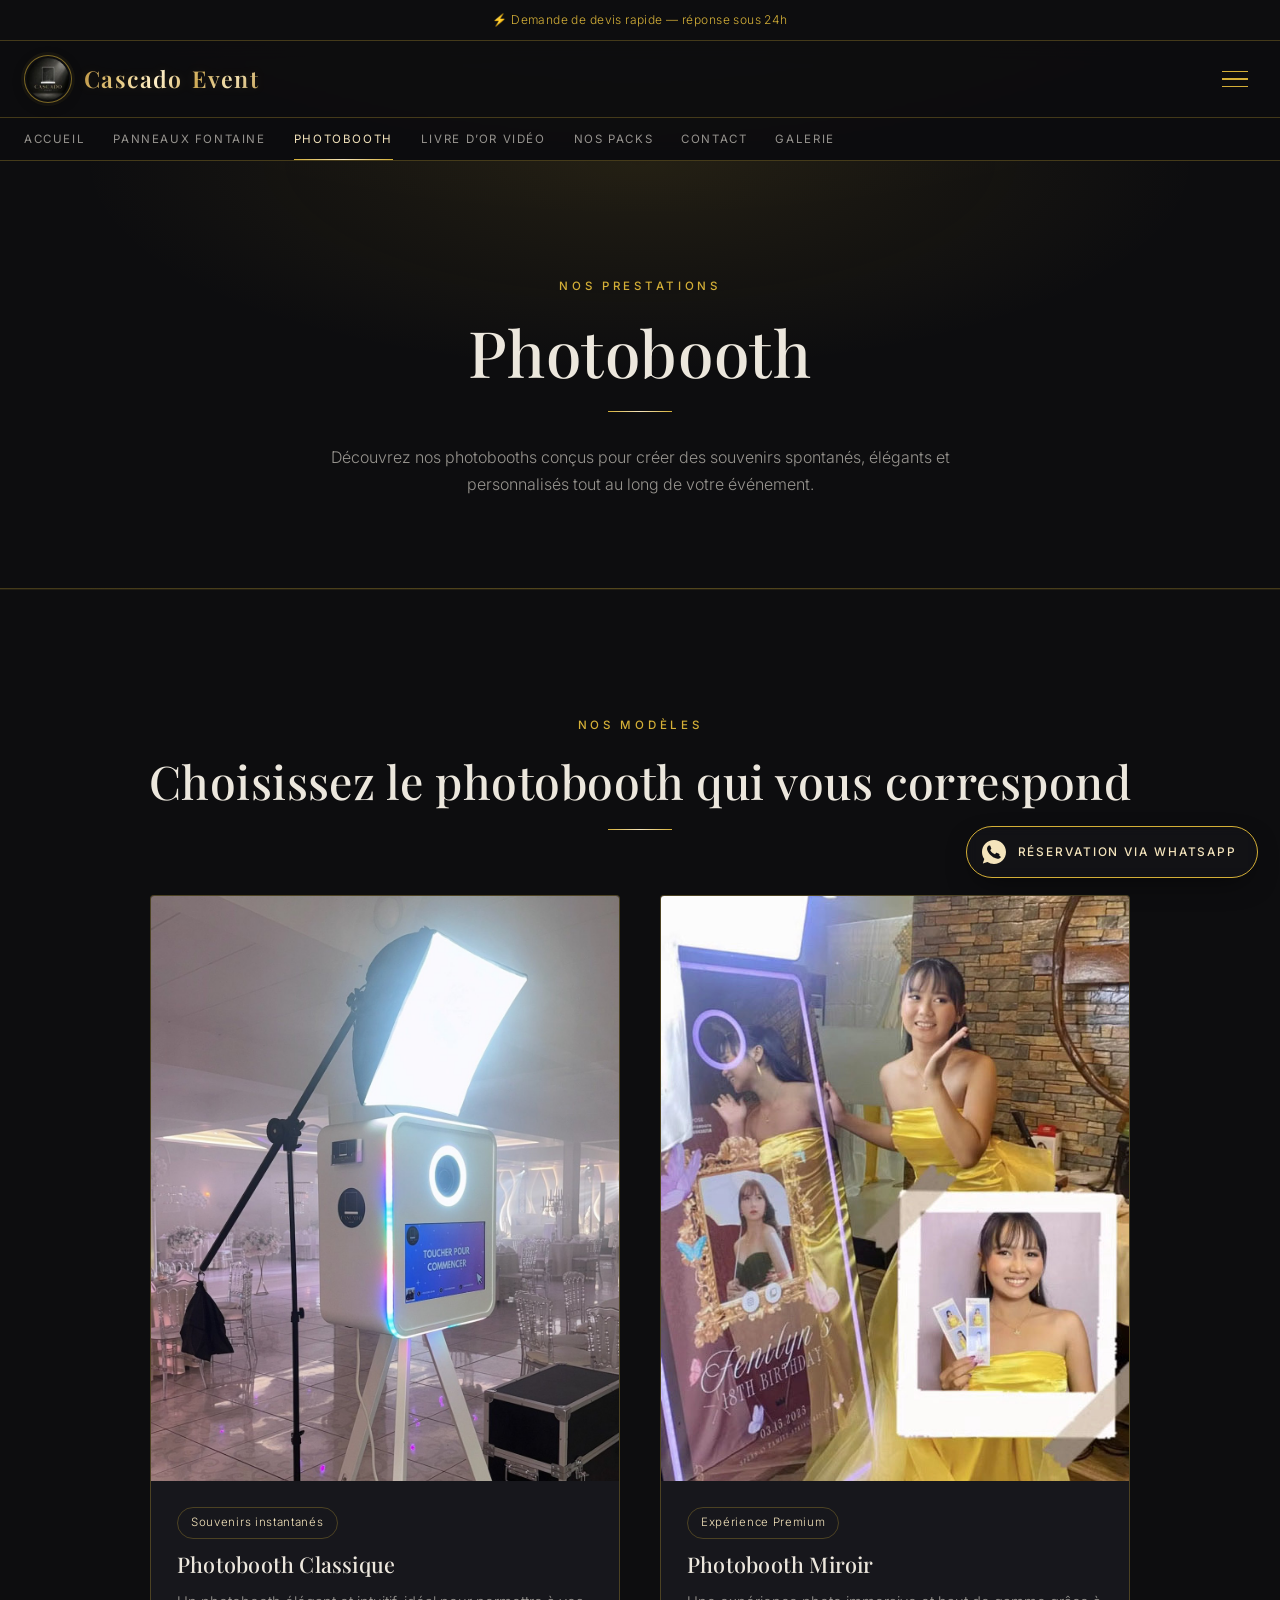
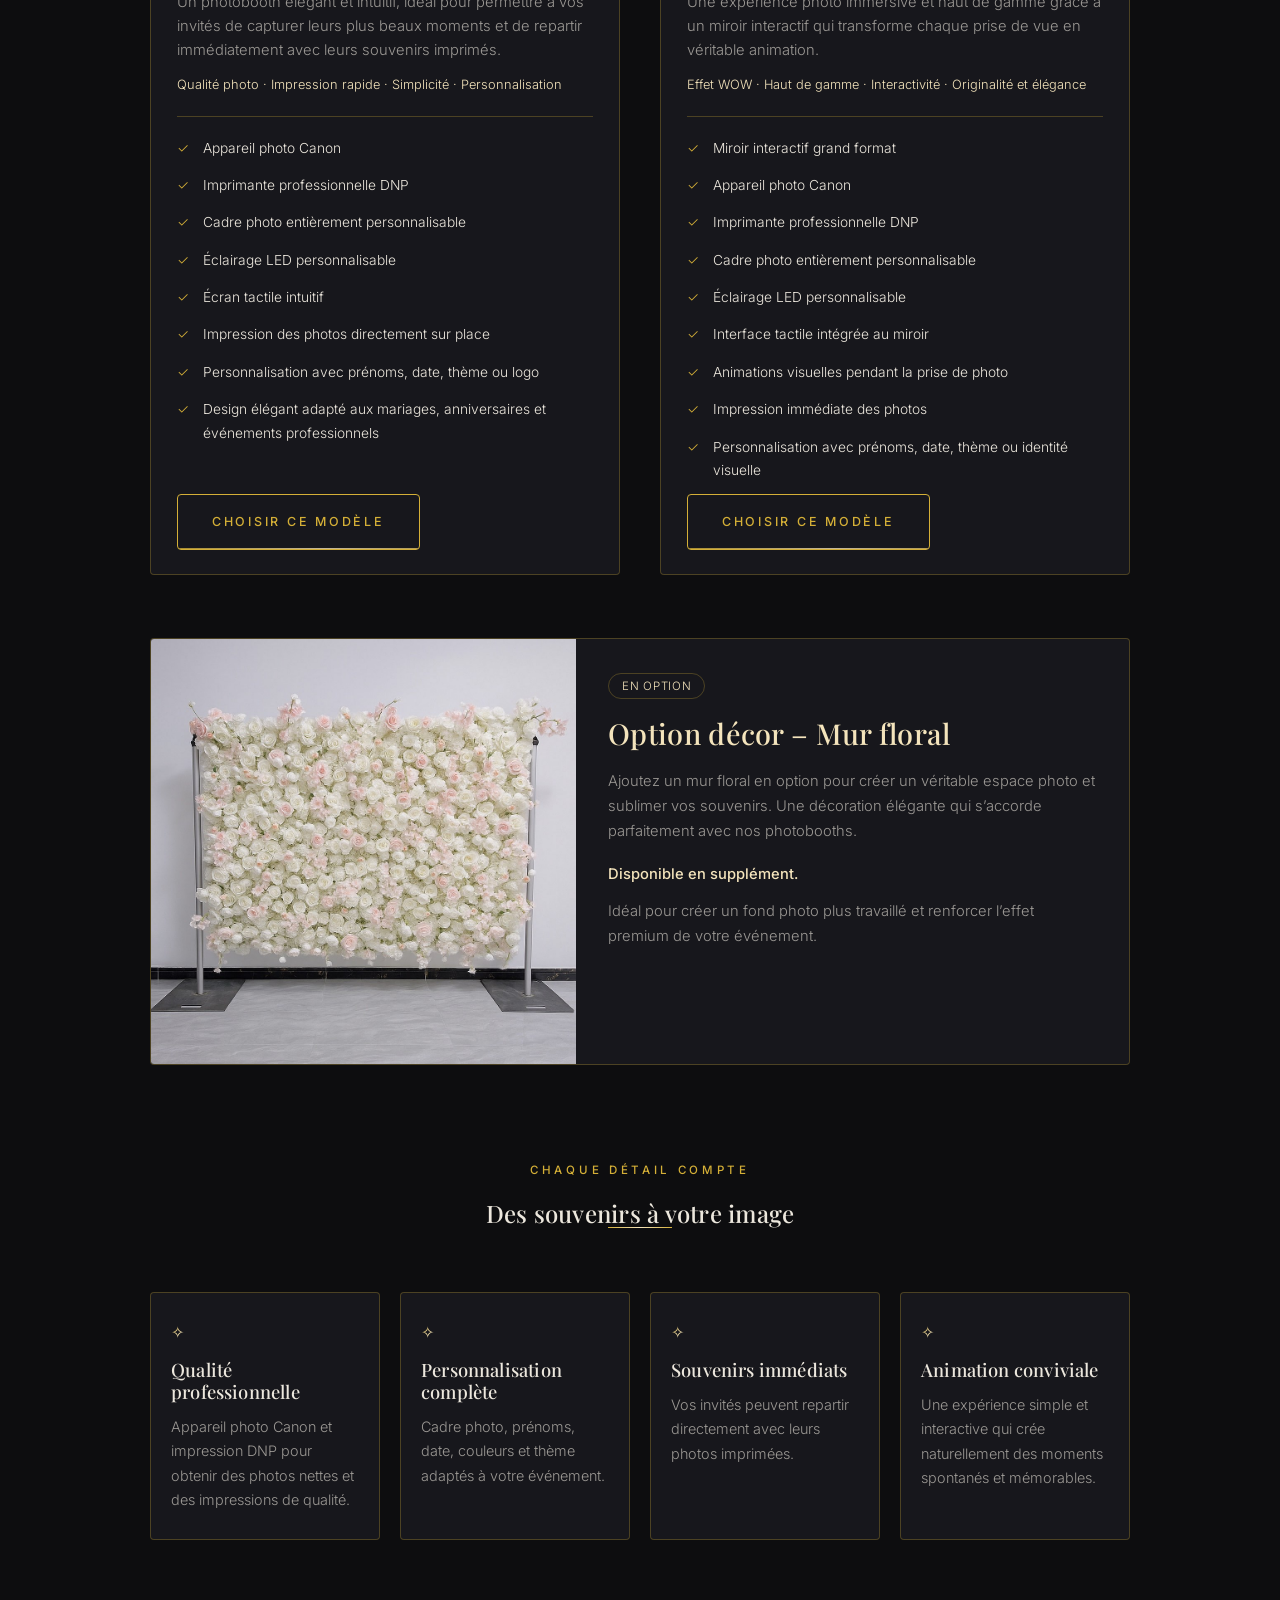
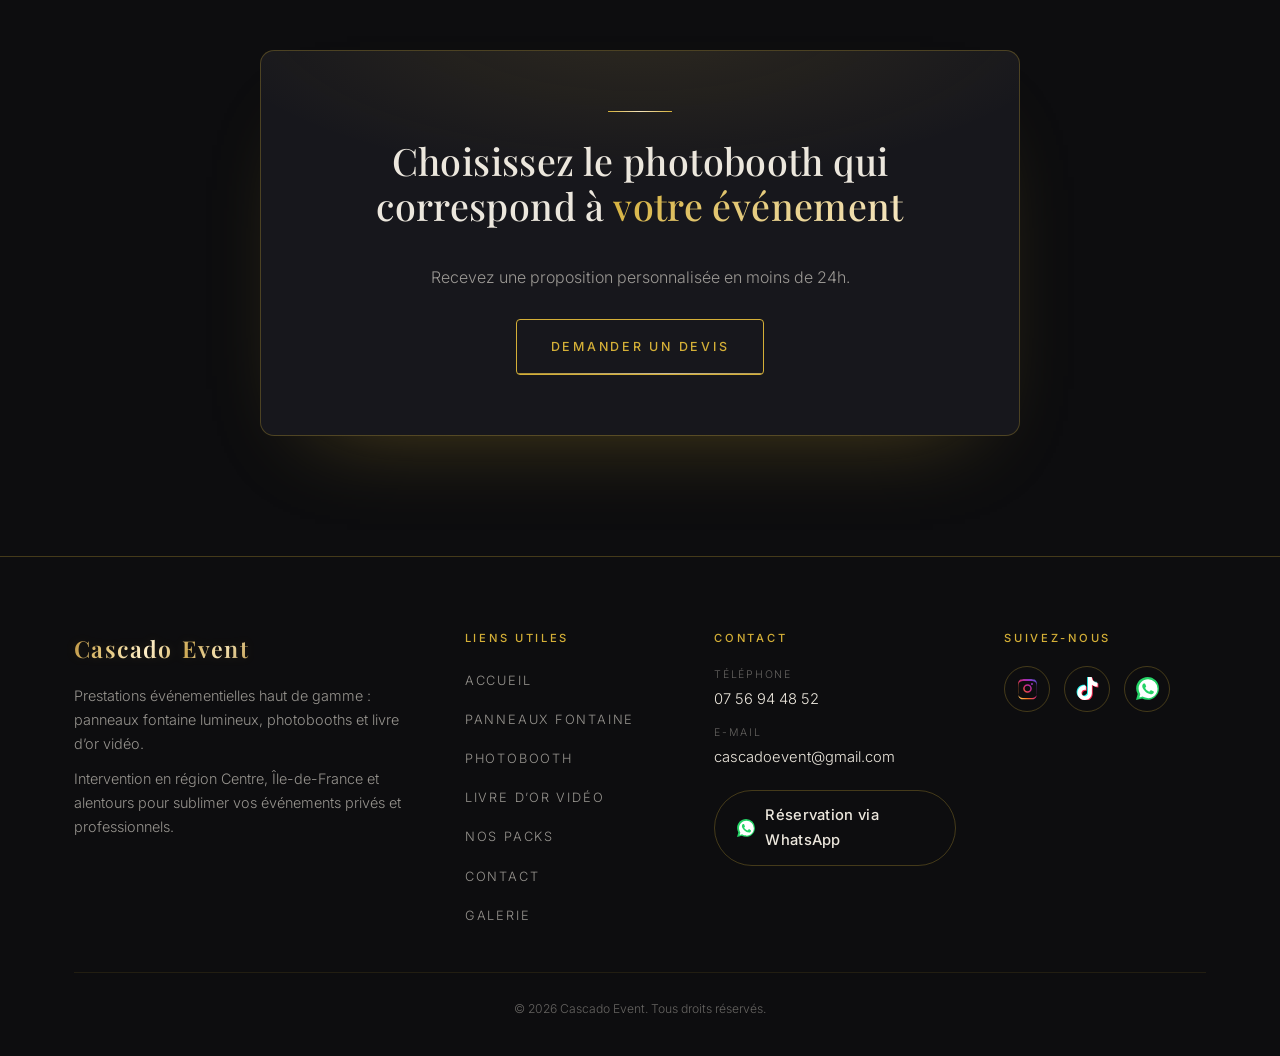
<file: photobooth/index.html>
<!DOCTYPE html>
<!--
  ============================================================
  Cascado Event — PAGE PHOTOBOOTH (photobooth/index.html)
  ------------------------------------------------------------
  Galerie des modèles de photobooth.
  Photobooth Classique et Photobooth Miroir.
  ============================================================
-->
<html lang="fr">
<head>
  <meta charset="UTF-8" />
  <meta property="og:site_name" content="Cascado Event" />
  <link rel="icon" type="image/x-icon" href="/favicon.ico" />
  <link rel="icon" type="image/png" sizes="48x48" href="/favicon-48x48.png" />
  <link rel="icon" type="image/png" sizes="96x96" href="/favicon-96x96.png" />
  <link rel="icon" type="image/png" sizes="192x192" href="/favicon-192x192.png" />
  <link rel="apple-touch-icon" sizes="180x180" href="/apple-touch-icon.png" />
  <meta name="viewport" content="width=device-width, initial-scale=1.0" />

  <title>Photobooth événementiel — Cascado Event</title>
  <meta name="description" content="Découvrez les modèles de photobooth Cascado Event : bornes élégantes et tirages personnalisés pour vos invités." />

  <link rel="preconnect" href="https://fonts.googleapis.com" />
  <link rel="preconnect" href="https://fonts.gstatic.com" crossorigin />
  <link
    href="https://fonts.googleapis.com/css2?family=Inter:wght@300;400;500&family=Playfair+Display:wght@400;500;600;700&display=swap"
    rel="stylesheet"
  />
  <link rel="stylesheet" href="/style.css" />

  <!-- Affichage garanti même si le JavaScript est désactivé -->
  <noscript>
    <style>.reveal { opacity: 1 !important; transform: none !important; }</style>
  </noscript>
  <style>
    .photobooth-option { display: grid; grid-template-columns: minmax(0, 1fr) minmax(0, 1.3fr); max-width: 980px; margin: 64px auto 0; overflow: hidden; border: 1px solid var(--or-filet); border-radius: var(--rayon); background: var(--noir-2); }
    .photobooth-option-photo { width: 100%; height: 100%; max-height: 440px; object-fit: cover; }
    .photobooth-option-corps { min-width: 0; padding: 32px; }
    .photobooth-option h2 { font-size: clamp(1.4rem, 2.5vw, 1.8rem); margin: 18px 0; color: var(--champagne); }
    .photobooth-option p { font-size: .92rem; color: var(--texte-doux); }
    .photobooth-option .photobooth-option-supplement { margin: 18px 0 12px; color: var(--champagne); font-weight: 500; }
    @media (max-width: 600px) {
      .photobooth-option { grid-template-columns: minmax(0, 1fr); margin-top: 48px; }
      .photobooth-option-photo { height: auto; max-height: none; aspect-ratio: 4 / 3; }
      .photobooth-option-corps { padding: 24px 22px; }
    }
    /* Compléments propres à cette page ; le coverflow utilise les styles Panneaux. */
    .galerie.galerie-photobooth { align-items: stretch; }
    .galerie-photobooth .modele { border-color: var(--or-filet); }
    .galerie-photobooth .modele-corps { flex: 1; }
    .galerie-photobooth .modele-corps h2 { font-size: 1.35rem; line-height: 1.25; }
    .galerie-photobooth .modele-corps .photobooth-atouts { color: var(--champagne); font-size: .8rem; }
    .galerie-photobooth .pack-liste { width: 100%; margin: 8px 0 0; padding: 20px 0 0; border-bottom: 0; }
    .galerie-photobooth .pack-liste li { color: var(--texte); font-size: .86rem; }
    .galerie-photobooth .pack-liste li:last-child { margin-bottom: 0; }
    .photobooth-avantages { max-width: 980px; margin: 90px auto 0; }
    .photobooth-avantages-grille { display: grid; grid-template-columns: repeat(4, minmax(0, 1fr)); gap: 20px; }
    .photobooth-avantages-grille article { padding: 26px 20px; border: 1px solid var(--or-filet); border-radius: var(--rayon); background: var(--noir-2); }
    .photobooth-avantages-grille h3 { font-size: 1.15rem; margin: 12px 0; }
    .photobooth-avantages-grille p { font-size: .9rem; color: var(--texte-doux); }
    .photobooth-page .panneaux-cta p { margin-bottom: 28px; color: var(--texte-doux); }
    @media (max-width: 900px) { .photobooth-avantages-grille { grid-template-columns: repeat(2, minmax(0, 1fr)); } }
    @media (max-width: 600px) {
      .galerie-photobooth .modele-corps h2 { font-size: 1.25rem; }
      .photobooth-avantages { margin-top: 76px; }
      .photobooth-avantages-grille { grid-template-columns: 1fr; }
    }
    @media (hover: none) { .galerie-photobooth .modele:hover .modele-media img { transform: none; } }
    @media (prefers-reduced-motion: reduce) {
      .galerie-photobooth.est-carrousel, .galerie-photobooth.est-carrousel .modele, .galerie-photobooth .modele-media img { transition: none; }
    }
  </style>
  <!-- Google tag (gtag.js) -->
  <script async src="https://www.googletagmanager.com/gtag/js?id=G-HGM8MF3BRY"></script>
  <script>
    window.dataLayer = window.dataLayer || [];
    function gtag(){dataLayer.push(arguments);}
    gtag('js', new Date());
    gtag('config', 'G-HGM8MF3BRY');
  </script>
</head>

<body>

  <!-- EN-TÊTE COMMUN (classe "actif" sur Photobooth) -->
  <aside class="annonce-barre" aria-label="Les informations Cascado Event">
    <div class="annonce-contenu">
      <div class="annonce-messages" aria-live="off">
        <a class="annonce-message est-visible" href="/contact">⚡ Demande de devis rapide — réponse sous 24h</a>
        <p class="annonce-message" aria-hidden="true" inert>📍 Île-de-France, Centre-Val de Loire &amp; alentours</p>
        <p class="annonce-message" aria-hidden="true" inert>📅 Votre date est unique — pensez à la réserver à l’avance</p>
      </div>
    </div>
  </aside>

  <header class="site-header">
    <div class="conteneur header-contenu">
      <a href="/" class="logo"><picture><source srcset="/images/logo-header.webp" type="image/webp" /><img class="header-logo-image" src="/images/logo-header.jpg" alt="" width="44" height="44" /></picture><span><span class="texte-or">Cascado</span> Event</span></a>
      <button class="menu-burger" id="menu-burger" aria-label="Ouvrir le menu" aria-expanded="false" aria-controls="menu-nav">
        <span></span><span></span><span></span>
      </button>
      <nav class="menu-nav" id="menu-nav">
        <ul>
          <li><a href="/">Accueil</a></li>
          <li><a href="/panneaux">Panneaux Fontaine</a></li>
          <li><a href="/photobooth" class="actif">Photobooth</a></li>
          <li><a href="/livre-or-video">Livre d’or vidéo</a></li>
          <li><a href="/packs">Nos Packs</a></li>
          <li><a href="/contact">Contact</a></li>
          <li><a href="/galerie">Galerie</a></li>
        </ul>
      </nav>
    </div>

    <nav class="sous-nav" aria-label="Navigation rapide">
      <ul class="sous-nav-liste">
        <li><a href="/">Accueil</a></li>
        <li><a href="/panneaux">Panneaux Fontaine</a></li>
        <li><a href="/photobooth" class="actif" aria-current="page">Photobooth</a></li>
        <li><a href="/livre-or-video">Livre d’or vidéo</a></li>
        <li><a href="/packs">Nos Packs</a></li>
        <li><a href="/contact">Contact</a></li>
        <li><a href="/galerie">Galerie</a></li>
      </ul>
    </nav>
  </header>


  <main class="photobooth-page">
    <section class="page-entete">
      <div class="conteneur">
        <span class="surtitre">Nos prestations</span>
        <h1>Photobooth</h1>
        <hr class="filet centre" />
        <p>Découvrez nos photobooths conçus pour créer des souvenirs spontanés, élégants et personnalisés tout au long de votre événement.</p>
      </div>
    </section>
    <section class="section" aria-label="Nos modèles de photobooth">
      <div class="conteneur">
        <div class="entete-section reveal">
          <span class="surtitre">NOS MODÈLES</span>
          <h2 class="section-titre">Choisissez le photobooth qui vous correspond</h2>
          <hr class="filet centre" />
        </div>
        <div class="galerie galerie-panneaux galerie-photobooth reveal" data-prestation="photobooth">
          <article class="modele">
            <div class="modele-media">
              <img src="/images/photobooth-1.jpg" alt="Photobooth Classique — Cascado Event" decoding="async" />
            </div>
            <div class="modele-corps">
              <span class="modele-dim">Souvenirs instantanés</span>
              <h2>Photobooth Classique</h2>
              <p>Un photobooth élégant et intuitif, idéal pour permettre à vos invités de capturer leurs plus beaux moments et de repartir immédiatement avec leurs souvenirs imprimés.</p>
              <p class="photobooth-atouts">Qualité photo · Impression rapide · Simplicité · Personnalisation</p>
              <ul class="pack-liste">
                <li>Appareil photo Canon</li>
                <li>Imprimante professionnelle DNP</li>
                <li>Cadre photo entièrement personnalisable</li>
                <li>Éclairage LED personnalisable</li>
                <li>Écran tactile intuitif</li>
                <li>Impression des photos directement sur place</li>
                <li>Personnalisation avec prénoms, date, thème ou logo</li>
                <li>Design élégant adapté aux mariages, anniversaires et événements professionnels</li>
              </ul>
              <a href="/contact?prestation=photobooth&amp;modele=photobooth-classique" class="bouton">CHOISIR CE MODÈLE</a>
            </div>
          </article>
          <article class="modele">
            <div class="modele-media">
              <img src="/images/photobooth%20miroir.jpg" alt="Photobooth Miroir interactif — Cascado Event" decoding="async" />
            </div>
            <div class="modele-corps">
              <span class="modele-dim">Expérience Premium</span>
              <h2>Photobooth Miroir</h2>
              <p>Une expérience photo immersive et haut de gamme grâce à un miroir interactif qui transforme chaque prise de vue en véritable animation.</p>
              <p class="photobooth-atouts">Effet WOW · Haut de gamme · Interactivité · Originalité et élégance</p>
              <ul class="pack-liste">
                <li>Miroir interactif grand format</li>
                <li>Appareil photo Canon</li>
                <li>Imprimante professionnelle DNP</li>
                <li>Cadre photo entièrement personnalisable</li>
                <li>Éclairage LED personnalisable</li>
                <li>Interface tactile intégrée au miroir</li>
                <li>Animations visuelles pendant la prise de photo</li>
                <li>Impression immédiate des photos</li>
                <li>Personnalisation avec prénoms, date, thème ou identité visuelle</li>
              </ul>
              <a href="/contact?prestation=photobooth&amp;modele=photobooth-miroir" class="bouton">CHOISIR CE MODÈLE</a>
            </div>
          </article>
        </div>
        <section class="photobooth-option reveal" aria-labelledby="mur-floral-titre">
          <img class="photobooth-option-photo" src="/images/mur%20floral.jpg" alt="Mur floral proposé en option pour les photos" loading="lazy" decoding="async" />
          <div class="photobooth-option-corps">
            <span class="modele-dim">EN OPTION</span>
            <h2 id="mur-floral-titre">Option décor – Mur floral</h2>
            <p>Ajoutez un mur floral en option pour créer un véritable espace photo et sublimer vos souvenirs. Une décoration élégante qui s’accorde parfaitement avec nos photobooths.</p>
            <p class="photobooth-option-supplement">Disponible en supplément.</p>
            <p>Idéal pour créer un fond photo plus travaillé et renforcer l’effet premium de votre événement.</p>
          </div>
        </section>
        <section class="photobooth-avantages reveal" aria-labelledby="avantages-titre">
          <div class="entete-section">
            <span class="surtitre">Chaque détail compte</span>
            <h2 id="avantages-titre">Des souvenirs à votre image</h2>
            <hr class="filet centre" />
          </div>
          <div class="photobooth-avantages-grille">
            <article><span class="texte-or" aria-hidden="true">✧</span><h3>Qualité professionnelle</h3><p>Appareil photo Canon et impression DNP pour obtenir des photos nettes et des impressions de qualité.</p></article>
            <article><span class="texte-or" aria-hidden="true">✧</span><h3>Personnalisation complète</h3><p>Cadre photo, prénoms, date, couleurs et thème adaptés à votre événement.</p></article>
            <article><span class="texte-or" aria-hidden="true">✧</span><h3>Souvenirs immédiats</h3><p>Vos invités peuvent repartir directement avec leurs photos imprimées.</p></article>
            <article><span class="texte-or" aria-hidden="true">✧</span><h3>Animation conviviale</h3><p>Une expérience simple et interactive qui crée naturellement des moments spontanés et mémorables.</p></article>
          </div>
        </section>
        <div class="panneaux-cta reveal">
          <hr class="filet centre" />
          <h2 class="panneaux-cta-titre">Choisissez le photobooth qui correspond à <span class="texte-or">votre événement</span></h2>
          <p>Recevez une proposition personnalisée en moins de 24h.</p>
          <a href="/contact" class="bouton">DEMANDER UN DEVIS</a>
        </div>
      </div>
    </section>
  <script src="/modeles-devis.js"></script>
    <script>
      /* Photobooth — carrousel 3D (coverflow) sur téléphone uniquement.
         PC / tablette : la grille reste inchangée. */
      (function () {
        var grille = document.querySelector(".galerie-panneaux");
        if (!grille) return;
        var cartes = Array.prototype.slice.call(grille.querySelectorAll(".modele"));
        if (cartes.length < 2) return;

        var mq = window.matchMedia("(max-width: 600px)");
        var actif = 0;
        var points = document.createElement("div");
        points.className = "galerie-points";
        var puces = cartes.map(function (_, i) {
          var b = document.createElement("button");
          b.type = "button";
          b.setAttribute("aria-label", "Voir le modèle " + (i + 1));
          b.addEventListener("click", function () { actif = i; placer(); });
          points.appendChild(b);
          return b;
        });

        function placer() {
          var n = cartes.length;
          cartes.forEach(function (carte, i) {
            var d = (i - actif + n) % n;
            var pos = "pos-cachee";
            if (d === 0) pos = "pos-centre";
            else if (n === 2) pos = i > actif ? "pos-droite" : "pos-gauche";
            else if (d === 1) pos = "pos-droite";
            else if (d === n - 1) pos = "pos-gauche";
            carte.classList.remove("pos-centre", "pos-gauche", "pos-droite", "pos-cachee");
            carte.classList.add(pos);
            carte.setAttribute("aria-hidden", d === 0 ? "false" : "true");
            carte.inert = d !== 0;
          });
          puces.forEach(function (p, i) { p.classList.toggle("actif", i === actif); p.setAttribute("aria-pressed", i === actif ? "true" : "false"); });
          egaliserHauteurs();
        }

        function egaliserHauteurs() {
          cartes.forEach(function (carte) { carte.style.height = ""; });
          var hauteur = Math.max.apply(null, cartes.map(function (carte) { return carte.offsetHeight; }));
          cartes.forEach(function (carte) { carte.style.height = hauteur + "px"; });
          grille.style.height = (hauteur + 14) + "px";
        }

        function aller(dir) {
          actif = (actif + dir + cartes.length) % cartes.length;
          placer();
        }

        var geste = null;
        grille.addEventListener("pointerdown", function (e) {
          if (!mq.matches) return;
          geste = { x: e.clientX, y: e.clientY, id: e.pointerId, actif: false };
        });
        grille.addEventListener("pointermove", function (e) {
          if (!geste || e.pointerId !== geste.id) return;
          var dx = e.clientX - geste.x, dy = e.clientY - geste.y;
          if (!geste.actif && Math.abs(dx) > 12 && Math.abs(dx) > Math.abs(dy)) {
            geste.actif = true;
            try { grille.setPointerCapture(geste.id); } catch (err) {}
          }
          if (geste.actif) e.preventDefault();
        }, { passive: false });
        function finGeste(e) {
          if (!geste || (e && e.pointerId !== geste.id)) return;
          var dx = e ? e.clientX - geste.x : 0;
          var etait = geste.actif;
          geste = null;
          if (etait && Math.abs(dx) > 40) aller(dx < 0 ? 1 : -1);
        }
        grille.addEventListener("pointerup", finGeste);
        grille.addEventListener("pointercancel", function () { geste = null; });

        function activer() {
          grille.classList.add("est-carrousel");
          if (!points.parentNode) grille.insertAdjacentElement("afterend", points);
          actif = 0;
          placer();
        }
        function desactiver() {
          grille.classList.remove("est-carrousel");
          if (points.parentNode) points.parentNode.removeChild(points);
          cartes.forEach(function (c) {
            c.classList.remove("pos-centre", "pos-gauche", "pos-droite", "pos-cachee");
            c.removeAttribute("aria-hidden");
            c.inert = false;
            c.style.height = "";
          });
          grille.style.height = "";
        }
        function appliquer() { mq.matches ? activer() : desactiver(); }

        if (document.fonts) document.fonts.ready.then(function () { if (mq.matches) placer(); });
        appliquer();
        if (mq.addEventListener) {
          mq.addEventListener("change", function () { desactiver(); appliquer(); });
        } else if (mq.addListener) {
          mq.addListener(function () { desactiver(); appliquer(); });
        }
        window.addEventListener("resize", function () {
          if (mq.matches) egaliserHauteurs();
        });
      })();
    </script>
  </main>


  <!-- PIED DE PAGE COMMUN -->
  <footer class="site-footer">
    <div class="conteneur">
      <div class="footer-haut">

        <!-- Présentation -->
        <div class="footer-col footer-marque">
          <a href="/" class="logo"><span class="texte-or">Cascado</span> Event</a>
          <p>
            Prestations événementielles haut de gamme : panneaux fontaine
            lumineux, photobooths et livre d’or vidéo.
          </p>
          <p>
            Intervention en région Centre, Île-de-France et alentours pour
            sublimer vos événements privés et professionnels.
          </p>
        </div>

        <!-- Liens utiles -->
        <nav class="footer-col footer-nav" aria-label="Liens utiles">
          <span class="footer-titre">Liens utiles</span>
          <ul>
            <li><a href="/">Accueil</a></li>
            <li><a href="/panneaux">Panneaux Fontaine</a></li>
            <li><a href="/photobooth">Photobooth</a></li>
            <li><a href="/livre-or-video">Livre d’or vidéo</a></li>
            <li><a href="/packs">Nos Packs</a></li>
            <li><a href="/contact">Contact</a></li>
            <li><a href="/galerie">Galerie</a></li>
          </ul>
        </nav>

        <!-- Coordonnées -->
        <div class="footer-col footer-contact">
          <span class="footer-titre">Contact</span>
          <ul>
            <li>
              <span class="footer-label">Téléphone</span>
              <a href="tel:+33756944852">07&nbsp;56&nbsp;94&nbsp;48&nbsp;52</a>
            </li>
            <li>
              <span class="footer-label">E-mail</span>
              <a href="mailto:cascadoevent@gmail.com">cascadoevent@gmail.com</a>
            </li>
          </ul>
          <a
            class="footer-wa"
            href="https://wa.me/33756944852?text=Bonjour%20Cascado%20Event%2C%20je%20souhaite%20avoir%20un%20devis"
            target="_blank"
            rel="noopener noreferrer"
          >
            <svg class="footer-wa-ico" viewBox="0 0 24 24" aria-hidden="true" focusable="false">
              <path fill="#25D366" d="M.057 24l1.687-6.163a11.867 11.867 0 0 1-1.587-5.945C.16 5.335 5.495 0 12.05 0a11.817 11.817 0 0 1 8.413 3.488 11.824 11.824 0 0 1 3.48 8.414c-.003 6.557-5.338 11.892-11.893 11.892a11.9 11.9 0 0 1-5.688-1.448L.057 24z"/>
              <path fill="#FFFFFF" d="M12.05 21.785h-.004a9.87 9.87 0 0 1-4.71-1.2l-.339-.2-3.5.919.936-3.416-.221-.351a9.878 9.878 0 0 1-1.514-5.26c.002-5.45 4.437-9.884 9.889-9.884a9.821 9.821 0 0 1 6.994 2.898 9.822 9.822 0 0 1 2.895 6.994c-.003 5.45-4.437 9.885-9.887 9.885m5.426-7.403c-.297-.149-1.758-.868-2.031-.967-.272-.099-.47-.148-.669.149-.198.297-.767.967-.94 1.165-.173.198-.347.223-.644.074-.297-.149-1.255-.462-2.39-1.475-.883-.788-1.48-1.761-1.653-2.059-.173-.297-.019-.458.13-.606.134-.133.297-.347.446-.52.149-.174.198-.298.297-.497.099-.198.05-.371-.025-.52-.074-.149-.669-1.612-.916-2.207-.242-.579-.487-.5-.669-.51l-.57-.01c-.198 0-.52.074-.792.372-.272.297-1.04 1.016-1.04 2.479 0 1.462 1.065 2.875 1.213 3.074.149.198 2.096 3.2 5.077 4.487.71.306 1.263.489 1.694.626.712.226 1.36.194 1.872.118.571-.085 1.758-.719 2.006-1.413.248-.694.248-1.29.173-1.414-.074-.124-.272-.198-.57-.347"/>
            </svg>
            Réservation via WhatsApp
          </a>
        </div>

        <!-- Réseaux sociaux -->
        <div class="footer-col footer-social">
          <span class="footer-titre">Suivez-nous</span>
          <div class="footer-social-liens">

            <a class="footer-social-lien" href="https://www.instagram.com/cascadoevent/" target="_blank" rel="noopener noreferrer" aria-label="Instagram Cascado Event">
              <svg viewBox="0 0 24 24" aria-hidden="true" focusable="false">
                <defs>
                  <linearGradient id="footer-ig-grad" x1="0" y1="1" x2="1" y2="0">
                    <stop offset="0%" stop-color="#FEDA75"/>
                    <stop offset="25%" stop-color="#FA7E1E"/>
                    <stop offset="50%" stop-color="#D62976"/>
                    <stop offset="75%" stop-color="#962FBF"/>
                    <stop offset="100%" stop-color="#4F5BD5"/>
                  </linearGradient>
                </defs>
                <path fill="url(#footer-ig-grad)" d="M12 2.16c3.2 0 3.58.01 4.85.07 1.17.05 1.8.25 2.23.42.56.22.96.48 1.38.9.42.42.68.82.9 1.38.16.42.36 1.06.42 2.23.06 1.27.07 1.65.07 4.85s-.01 3.58-.07 4.85c-.06 1.17-.26 1.8-.42 2.23a3.7 3.7 0 0 1-.9 1.38 3.7 3.7 0 0 1-1.38.9c-.42.16-1.06.36-2.23.42-1.27.06-1.65.07-4.85.07s-3.58-.01-4.85-.07c-1.17-.06-1.8-.26-2.23-.42a3.7 3.7 0 0 1-1.38-.9 3.7 3.7 0 0 1-.9-1.38c-.16-.42-.36-1.06-.42-2.23C2.17 15.58 2.16 15.2 2.16 12s.01-3.58.07-4.85c.06-1.17.26-1.8.42-2.23.22-.56.48-.96.9-1.38.42-.42.82-.68 1.38-.9.42-.16 1.06-.36 2.23-.42C8.42 2.17 8.8 2.16 12 2.16zm0 1.98c-3.15 0-3.5.01-4.74.07-1.14.05-1.76.24-2.17.4-.55.21-.94.47-1.35.88-.41.41-.66.8-.88 1.35-.16.41-.35 1.03-.4 2.17-.06 1.24-.07 1.6-.07 4.72s.01 3.48.07 4.72c.05 1.14.24 1.76.4 2.17.22.55.47.94.88 1.35.41.41.8.66 1.35.88.41.16 1.03.35 2.17.4 1.24.06 1.6.07 4.74.07s3.5-.01 4.74-.07c1.14-.05 1.76-.24 2.17-.4.55-.22.94-.47 1.35-.88.41-.41.66-.8.88-1.35.16-.41.35-1.03.4-2.17.06-1.24.07-1.6.07-4.72s-.01-3.48-.07-4.72c-.05-1.14-.24-1.76-.4-2.17a3.64 3.64 0 0 0-.88-1.35 3.64 3.64 0 0 0-1.35-.88c-.41-.16-1.03-.35-2.17-.4-1.24-.06-1.6-.07-4.74-.07zm0 3.36a4.5 4.5 0 1 1 0 9 4.5 4.5 0 0 1 0-9zm0 7.42a2.92 2.92 0 1 0 0-5.84 2.92 2.92 0 0 0 0 5.84zm5.73-7.6a1.05 1.05 0 1 1-2.1 0 1.05 1.05 0 0 1 2.1 0z"/>
              </svg>
            </a>

            <a class="footer-social-lien" href="https://www.tiktok.com/@cascadoevent" target="_blank" rel="noopener noreferrer" aria-label="TikTok Cascado Event">
              <svg viewBox="0 0 24 24" aria-hidden="true" focusable="false">
                <path fill="#25F4EE" transform="translate(-0.9,-0.9)" d="M12.53 0h3.9c.09 1.53.63 3.09 1.75 4.17 1.12 1.11 2.7 1.62 4.24 1.79v4.03c-1.44-.05-2.89-.35-4.2-.97-.57-.26-1.1-.6-1.62-.94-.01 2.92.01 5.84-.02 8.75-.08 1.4-.54 2.79-1.35 3.94-1.31 1.92-3.58 3.17-5.91 3.21-1.43.08-2.86-.31-4.08-1.03-2.02-1.19-3.44-3.37-3.65-5.71-.02-.5-.03-1-.01-1.49.18-1.9 1.12-3.72 2.58-4.96 1.66-1.44 3.98-2.13 6.15-1.72.02 1.48-.04 2.96-.04 4.44-.99-.32-2.15-.23-3.02.37-.63.41-1.11 1.04-1.36 1.75-.21.51-.15 1.07-.14 1.61.24 1.64 1.82 3.02 3.5 2.87 1.12-.01 2.19-.66 2.77-1.61.19-.33.4-.67.41-1.06.1-1.79.06-3.57.07-5.36.01-4.03-.01-8.05.02-12.07z"/>
                <path fill="#FE2C55" transform="translate(0.9,0.9)" d="M12.53 0h3.9c.09 1.53.63 3.09 1.75 4.17 1.12 1.11 2.7 1.62 4.24 1.79v4.03c-1.44-.05-2.89-.35-4.2-.97-.57-.26-1.1-.6-1.62-.94-.01 2.92.01 5.84-.02 8.75-.08 1.4-.54 2.79-1.35 3.94-1.31 1.92-3.58 3.17-5.91 3.21-1.43.08-2.86-.31-4.08-1.03-2.02-1.19-3.44-3.37-3.65-5.71-.02-.5-.03-1-.01-1.49.18-1.9 1.12-3.72 2.58-4.96 1.66-1.44 3.98-2.13 6.15-1.72.02 1.48-.04 2.96-.04 4.44-.99-.32-2.15-.23-3.02.37-.63.41-1.11 1.04-1.36 1.75-.21.51-.15 1.07-.14 1.61.24 1.64 1.82 3.02 3.5 2.87 1.12-.01 2.19-.66 2.77-1.61.19-.33.4-.67.41-1.06.1-1.79.06-3.57.07-5.36.01-4.03-.01-8.05.02-12.07z"/>
                <path fill="#FFFFFF" d="M12.53 0h3.9c.09 1.53.63 3.09 1.75 4.17 1.12 1.11 2.7 1.62 4.24 1.79v4.03c-1.44-.05-2.89-.35-4.2-.97-.57-.26-1.1-.6-1.62-.94-.01 2.92.01 5.84-.02 8.75-.08 1.4-.54 2.79-1.35 3.94-1.31 1.92-3.58 3.17-5.91 3.21-1.43.08-2.86-.31-4.08-1.03-2.02-1.19-3.44-3.37-3.65-5.71-.02-.5-.03-1-.01-1.49.18-1.9 1.12-3.72 2.58-4.96 1.66-1.44 3.98-2.13 6.15-1.72.02 1.48-.04 2.96-.04 4.44-.99-.32-2.15-.23-3.02.37-.63.41-1.11 1.04-1.36 1.75-.21.51-.15 1.07-.14 1.61.24 1.64 1.82 3.02 3.5 2.87 1.12-.01 2.19-.66 2.77-1.61.19-.33.4-.67.41-1.06.1-1.79.06-3.57.07-5.36.01-4.03-.01-8.05.02-12.07z"/>
              </svg>
            </a>

            <a class="footer-social-lien" href="https://wa.me/33756944852" target="_blank" rel="noopener noreferrer" aria-label="WhatsApp Cascado Event">
              <svg viewBox="0 0 24 24" aria-hidden="true" focusable="false">
                <path fill="#25D366" d="M.057 24l1.687-6.163a11.867 11.867 0 0 1-1.587-5.945C.16 5.335 5.495 0 12.05 0a11.817 11.817 0 0 1 8.413 3.488 11.824 11.824 0 0 1 3.48 8.414c-.003 6.557-5.338 11.892-11.893 11.892a11.9 11.9 0 0 1-5.688-1.448L.057 24z"/>
                <path fill="#FFFFFF" d="M12.05 21.785h-.004a9.87 9.87 0 0 1-4.71-1.2l-.339-.2-3.5.919.936-3.416-.221-.351a9.878 9.878 0 0 1-1.514-5.26c.002-5.45 4.437-9.884 9.889-9.884a9.821 9.821 0 0 1 6.994 2.898 9.822 9.822 0 0 1 2.895 6.994c-.003 5.45-4.437 9.885-9.887 9.885m5.426-7.403c-.297-.149-1.758-.868-2.031-.967-.272-.099-.47-.148-.669.149-.198.297-.767.967-.94 1.165-.173.198-.347.223-.644.074-.297-.149-1.255-.462-2.39-1.475-.883-.788-1.48-1.761-1.653-2.059-.173-.297-.019-.458.13-.606.134-.133.297-.347.446-.52.149-.174.198-.298.297-.497.099-.198.05-.371-.025-.52-.074-.149-.669-1.612-.916-2.207-.242-.579-.487-.5-.669-.51l-.57-.01c-.198 0-.52.074-.792.372-.272.297-1.04 1.016-1.04 2.479 0 1.462 1.065 2.875 1.213 3.074.149.198 2.096 3.2 5.077 4.487.71.306 1.263.489 1.694.626.712.226 1.36.194 1.872.118.571-.085 1.758-.719 2.006-1.413.248-.694.248-1.29.173-1.414-.074-.124-.272-.198-.57-.347"/>
              </svg>
            </a>

          </div>
        </div>

      </div>

      <div class="footer-bas">
        <span>&copy; <span id="annee">2026</span> Cascado Event. Tous droits réservés.</span>
      </div>
    </div>
  </footer>

  <!--
    ============================================================
    BOUTON WHATSAPP FLOTTANT — présent sur toutes les pages
    ------------------------------------------------------------
    À REMPLIR : numéro au format international, sans « + » ni espaces
    (exemple pour la France : 33612345678).
    Remplacez « VOTRE_NUMERO_WHATSAPP » dans le href ci-dessous.
    Le message pré-rempli est déjà encodé pour l'URL ; vous pouvez
    le modifier en gardant l'encodage (%20 = espace, %2C = virgule…).
    ============================================================
  -->
  <a
    class="wa-flottant"
    href="https://wa.me/33756944852?text=Bonjour%20Cascado%20Event%2C%20je%20souhaite%20avoir%20un%20devis."
    target="_blank"
    rel="noopener"
    aria-label="Réservation via WhatsApp"
  >
    <!-- Icône WhatsApp (SVG intégré, aucun fichier externe à charger) -->
    <svg class="wa-icone" viewBox="0 0 32 32" width="24" height="24" aria-hidden="true" focusable="false">
      <path fill="currentColor" d="M16.004 0h-.008C7.174 0 .002 7.174.002 16c0 3.5 1.128 6.744 3.046 9.376L1.05 31.36l6.19-1.98A15.9 15.9 0 0 0 16.004 32C24.826 32 32 24.826 32 16S24.826 0 16.004 0zm9.312 22.594c-.386 1.09-1.918 1.994-3.14 2.258-.836.178-1.928.32-5.604-1.204-4.7-1.948-7.726-6.724-7.962-7.034-.226-.31-1.9-2.53-1.9-4.826s1.174-3.424 1.65-3.91c.394-.404.87-.588 1.4-.588.17 0 .322.008.46.014.406.018.61.042.878.684.33.804 1.15 2.798 1.248 3.004.1.206.166.446.03.756-.128.32-.24.446-.446.686-.206.24-.402.424-.608.682-.188.224-.4.466-.164.87.236.396 1.05 1.73 2.254 2.802 1.552 1.384 2.82 1.826 3.266 2.012.332.138.728.106.97-.152.308-.33.688-.878 1.074-1.42.274-.388.62-.436.984-.3.37.128 2.354 1.11 2.756 1.31.402.2.668.296.766.462.098.166.098.964-.288 2.054z"/>
    </svg>
    <span class="wa-texte">Réservation via WhatsApp</span>
  </a>

  <script src="/script.js"></script>
  <script src="/announcement.js"></script>
</body>
</html>
</file>
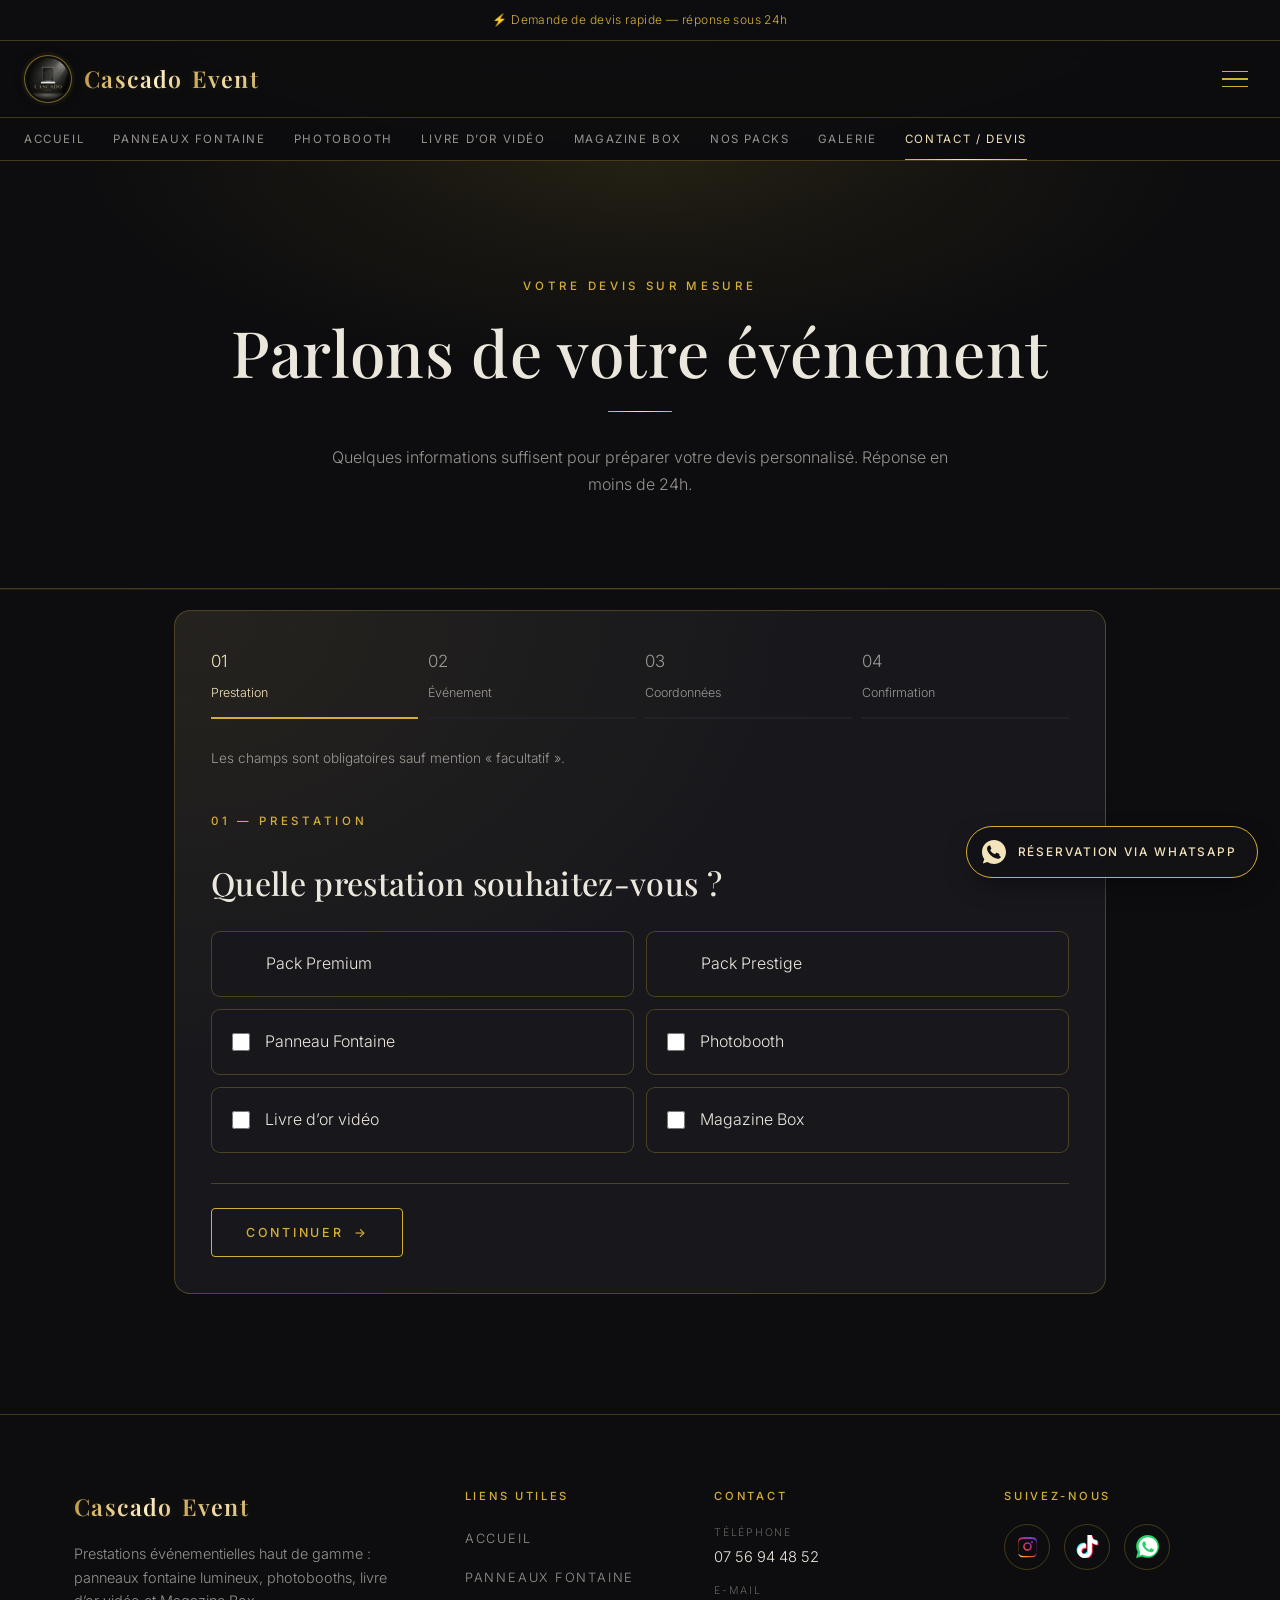
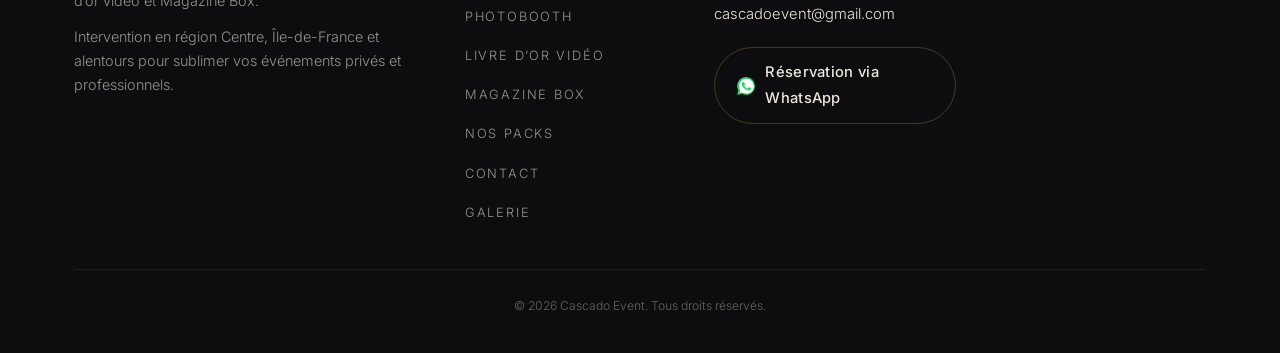
<file: contact.html>
<!DOCTYPE html>
<!--
  ============================================================
  Cascado Event — PAGE CONTACT (contact/index.html)
  ------------------------------------------------------------
  Formulaire de devis (formule, nom, contact, date, message)
  + coordonnées.
  Les demandes sont envoyées à cascadoevent@gmail.com via FormSubmit.
  Activez la réception avec le lien reçu lors du premier envoi.
  ============================================================
-->
<html lang="fr">
<head>
  <meta charset="UTF-8" />
  <meta property="og:site_name" content="Cascado Event" />
  <link rel="icon" href="/favicon.ico" sizes="any" />
  <link rel="shortcut icon" href="/favicon.ico" />
  <link rel="icon" type="image/png" sizes="48x48" href="/favicon-48x48.png" />
  <link rel="icon" type="image/png" sizes="96x96" href="/favicon-96x96.png" />
  <link rel="icon" type="image/png" sizes="192x192" href="/favicon-192x192.png" />
  <link rel="apple-touch-icon" sizes="180x180" href="/apple-touch-icon.png" />
  <meta name="viewport" content="width=device-width, initial-scale=1.0" />

  <title>Contact — Cascado Event</title>
  <meta name="description" content="Contactez Cascado Event pour votre mariage, anniversaire ou soirée d'entreprise. Devis personnalisé sous 24 h." />
  <link rel="canonical" href="https://cascadoevent.fr/contact" />

  <link rel="preconnect" href="https://fonts.googleapis.com" />
  <link rel="preconnect" href="https://fonts.gstatic.com" crossorigin />
  <link
    href="https://fonts.googleapis.com/css2?family=Inter:wght@300;400;500&family=Playfair+Display:wght@400;500;600;700&display=swap"
    rel="stylesheet"
  />
  <link rel="stylesheet" href="/style.css" />
  <!-- ?v= : à changer à chaque modification des fichiers du devis, pour qu’aucun navigateur ne mélange une page à jour avec d’anciens scripts en cache. -->
  <link rel="stylesheet" href="/contact/devis.css?v=20261022" />

  <!-- Affichage garanti même si le JavaScript est désactivé -->
  <noscript>
    <style>.reveal { opacity: 1 !important; transform: none !important; } .devis-envoyer { display: none !important; }</style>
  </noscript>
  <!-- Google tag (gtag.js) -->
  <script async src="https://www.googletagmanager.com/gtag/js?id=G-HGM8MF3BRY"></script>
  <script>
    window.dataLayer = window.dataLayer || [];
    function gtag(){dataLayer.push(arguments);}
    gtag('js', new Date());
    gtag('config', 'G-HGM8MF3BRY');
  </script>
</head>

<body>

  <!-- EN-TÊTE COMMUN (classe "actif" sur Contact) -->
  <aside class="annonce-barre" aria-label="Les informations Cascado Event">
    <div class="annonce-contenu">
      <div class="annonce-messages" aria-live="off">
        <a class="annonce-message est-visible" href="/contact">⚡ Demande de devis rapide — réponse sous 24h</a>
        <p class="annonce-message" aria-hidden="true" inert>📍 Île-de-France, Centre-Val de Loire &amp; alentours</p>
        <p class="annonce-message" aria-hidden="true" inert>📅 Votre date est unique — pensez à la réserver à l’avance</p>
      </div>
    </div>
  </aside>

  <header class="site-header">
    <div class="conteneur header-contenu">
      <a href="/" class="logo"><picture><source srcset="/images/logo-header.webp" type="image/webp" /><img class="header-logo-image" src="/images/logo-header.jpg" alt="" width="44" height="44" /></picture><span><span class="texte-or">Cascado</span> Event</span></a>
      <button class="menu-burger" id="menu-burger" aria-label="Ouvrir le menu" aria-expanded="false" aria-controls="menu-nav">
        <span></span><span></span><span></span>
      </button>
      <nav class="menu-nav" id="menu-nav" aria-label="Navigation principale">
        <ul>
          <li><a href="/">Accueil</a></li>
          <li class="menu-deroulant">
            <button type="button" class="menu-deroulant-bouton" aria-expanded="false" aria-controls="menu-prestations">Nos prestations <span class="menu-chevron" aria-hidden="true"></span></button>
            <ul class="sous-menu" id="menu-prestations">
              <li><a href="/panneaux">Panneaux Fontaine</a></li>
              <li><a href="/photobooth">Photobooth</a></li>
              <li><a href="/livre-or-video">Livre d’or vidéo</a></li>
              <li><a href="/magazine-box">Magazine Box</a></li>
            </ul>
          </li>
          <li><a href="/packs">Nos Packs</a></li>
          <li><a href="/galerie">Galerie</a></li>
          <li><a href="/contact" class="actif" aria-current="page">Contact / Devis</a></li>
        </ul>
      </nav>
    </div>

    <nav class="sous-nav" aria-label="Navigation rapide">
      <ul class="sous-nav-liste">
        <li><a href="/">Accueil</a></li>
        <li><a href="/panneaux">Panneaux Fontaine</a></li>
        <li><a href="/photobooth">Photobooth</a></li>
        <li><a href="/livre-or-video">Livre d’or vidéo</a></li>
        <li><a href="/magazine-box">Magazine Box</a></li>
        <li><a href="/packs">Nos Packs</a></li>
        <li><a href="/galerie">Galerie</a></li>
        <li><a href="/contact" class="actif" aria-current="page">Contact / Devis</a></li>
      </ul>
    </nav>
  </header>


  <main class="devis-page">
    <section class="page-entete"><div class="conteneur"><span class="surtitre">Votre devis sur mesure</span><h1>Parlons de votre événement</h1><hr class="filet centre" /><p>Quelques informations suffisent pour préparer votre devis personnalisé. Réponse en moins de 24h.</p></div></section>
    <section class="section devis-section"><div class="conteneur devis-layout">
      <form id="configurateur-devis" action="https://formsubmit.co/ajax/cascadoevent@gmail.com" method="POST">
        <ol class="devis-progression" aria-label="Étapes de votre demande" hidden>
          <li aria-current="step"><span>01</span>Prestation</li><li><span>02</span>Événement</li><li><span>03</span>Coordonnées</li><li><span>04</span>Confirmation</li>
        </ol>
        <p class="devis-aide">Les champs sont obligatoires sauf mention « facultatif ».</p>
        <section class="devis-etape" data-step="0" aria-labelledby="titre-prestation">
          <span class="surtitre">01 — Votre prestation</span><h2 id="titre-prestation" tabindex="-1">Quelle prestation souhaitez-vous ?</h2>
          <fieldset class="devis-groupe"><legend class="visually-hidden">Choisissez votre prestation</legend>
<!-- Les prestations à l’unité sont ajoutées après les packs depuis prestations-config.js. -->
<div class="devis-choix" data-choix="formule"><label class="devis-carte"><input type="radio" name="formule" value="Pack Premium" aria-describedby="erreur-formule" /><span>Pack Premium</span></label><label class="devis-carte"><input type="radio" name="formule" value="Pack Prestige" aria-describedby="erreur-formule" /><span>Pack Prestige</span></label></div><p class="devis-erreur" id="erreur-formule" aria-live="polite"></p></fieldset>
          <fieldset class="devis-condition" id="option-premium" hidden disabled><legend>Choisissez <span data-premium="nombre">2</span> prestations parmi <span data-premium="total">4</span> :</legend><p class="devis-aide"><span data-premium="nombre">2</span> prestations au choix parmi <span data-premium="total">4</span></p>
<div class="devis-choix" data-choix="premium"></div><p class="devis-erreur" id="erreur-prestations_premium" aria-live="polite"></p><p id="premium-compteur" class="devis-aide" role="status">0 / 2 prestations sélectionnées</p></fieldset>
          <div class="devis-condition devis-prestige" id="option-prestige" hidden>
<div class="devis-prestige-pack"><span class="devis-prestige-titre">Votre Pack Prestige</span><h3><span data-prestige="nombre">3</span> prestations incluses + 1 avantage offert</h3><ul class="devis-inclus" data-liste="prestige-inclus"><li class="devis-avantage">1 avantage offert au choix : mur floral ou mini-cascade, à sélectionner dans les étapes suivantes</li></ul></div>
<fieldset class="devis-complements" id="complements-prestige" disabled><legend>Prestations complémentaires <span class="devis-facultatif">Facultatif</span></legend><p class="devis-aide">Ajoutez d’autres expériences à votre événement et profitez de conditions privilégiées avec votre Pack Prestige.</p><div class="devis-choix devis-complements-choix" data-choix="complements"></div></fieldset>
</div>
        </section>
<section class="devis-etape" data-step="panneau" data-label="Choisissez votre modèle de panneau" aria-labelledby="titre-panneau" hidden><span class="surtitre">Votre sélection</span><h2 id="titre-panneau" tabindex="-1">Choisissez votre modèle de panneau</h2><fieldset class="devis-groupe"><legend class="visually-hidden">Choisissez votre modèle de panneau</legend><div class="devis-choix devis-modeles">
<label class="devis-carte devis-modele"><input type="radio" name="modele_panneau" value="Panneau Angle Droit" aria-describedby="erreur-modele_panneau" /><img src="/images/panneau-1.jpg" alt="" decoding="async" loading="lazy" /><span>Panneau Angle Droit</span></label>
<label class="devis-carte devis-modele"><input type="radio" name="modele_panneau" value="Panneau Arche" aria-describedby="erreur-modele_panneau" /><img src="/images/panneau-1.2.jpg" alt="" decoding="async" loading="lazy" /><span>Panneau Arche</span></label>
<label class="devis-carte devis-modele"><input type="radio" name="modele_panneau" value="Panneau Flouté" aria-describedby="erreur-modele_panneau" /><img src="/images/panneau-2.jpg" alt="" decoding="async" loading="lazy" /><span>Panneau Flouté</span></label>
<label class="devis-carte devis-modele"><input type="radio" name="modele_panneau" value="Mini Panneau" aria-describedby="erreur-modele_panneau" /><img src="/images/panneau-3.jpg" alt="" decoding="async" loading="lazy" /><span>Mini Panneau</span></label>
</div><p class="devis-erreur" id="erreur-modele_panneau" aria-live="polite"></p></fieldset></section>
<section class="devis-etape" data-step="photobooth" data-label="Choisissez votre modèle de photobooth" aria-labelledby="titre-photobooth" hidden><span class="surtitre">Votre sélection</span><h2 id="titre-photobooth" tabindex="-1">Choisissez votre modèle de photobooth</h2><fieldset class="devis-groupe"><legend class="visually-hidden">Choisissez votre modèle de photobooth</legend><div class="devis-choix devis-modeles">
<label class="devis-carte devis-modele"><input type="radio" name="modele_photobooth" value="Photobooth Classique" aria-describedby="erreur-modele_photobooth" /><img src="/images/photobooth-1.jpg" alt="" decoding="async" loading="lazy" /><span>Photobooth Classique</span></label>
<label class="devis-carte devis-modele"><input type="radio" name="modele_photobooth" value="Photobooth Miroir" aria-describedby="erreur-modele_photobooth" /><img src="/images/photobooth%20miroir.jpg" alt="" decoding="async" loading="lazy" /><span>Photobooth Miroir</span></label>
</div><p class="devis-erreur" id="erreur-modele_photobooth" aria-live="polite"></p></fieldset></section>
<section class="devis-etape" data-step="livre" aria-labelledby="titre-livre" hidden><span class="surtitre">Votre sélection</span><h2 id="titre-livre" tabindex="-1">Choisissez votre livre d’or vidéo</h2><fieldset class="devis-groupe"><legend class="visually-hidden">Choisissez votre livre d’or vidéo</legend><div class="devis-choix devis-modeles">
<label class="devis-carte devis-modele"><input type="radio" name="modele_livre" value="Livre d’or vidéo 1" data-modele="livre-or-video-1" aria-describedby="erreur-modele_livre" /><img src="/images/livredor-2.jpg" alt="" decoding="async" loading="lazy" /><span>Livre d’or vidéo 1</span></label>
</div><p class="devis-erreur" id="erreur-modele_livre" aria-live="polite"></p></fieldset></section>
<section class="devis-etape" data-step="floral" aria-labelledby="titre-floral" hidden><span class="surtitre">Votre option</span><h2 id="titre-floral" tabindex="-1">Souhaitez-vous ajouter un mur floral ?</h2><figure class="devis-floral-photo"><img src="/images/mur%20floral.jpg" alt="" loading="lazy" decoding="async" /><figcaption>Mur floral</figcaption></figure><p class="devis-aide">Disponible en supplément.</p><fieldset class="devis-groupe"><legend class="visually-hidden">Ajouter un mur floral</legend><div class="devis-choix"><label class="devis-carte"><input type="radio" name="mur_floral" value="Oui" aria-describedby="erreur-mur_floral" /><span>Oui</span></label><label class="devis-carte"><input type="radio" name="mur_floral" value="Non" aria-describedby="erreur-mur_floral" /><span>Non</span></label></div><p class="devis-erreur" id="erreur-mur_floral" aria-live="polite"></p></fieldset></section>
<section class="devis-etape" data-step="avantage" data-label="Choisissez votre avantage offert" aria-labelledby="titre-avantage" hidden><span class="surtitre">Votre sélection</span><h2 id="titre-avantage" tabindex="-1">Choisissez votre avantage offert</h2><fieldset class="devis-groupe"><legend class="visually-hidden">Choisissez votre avantage offert</legend><div class="devis-choix devis-modeles">
<label class="devis-carte devis-modele"><input type="radio" name="avantage_offert" value="Mur floral offert" aria-describedby="erreur-avantage_offert" /><img src="/images/mur%20floral.jpg" alt="" decoding="async" loading="lazy" /><span>Mur floral offert</span></label>
<label class="devis-carte devis-modele"><input type="radio" name="avantage_offert" value="Mini-cascade offerte" aria-describedby="erreur-avantage_offert" /><img src="/images/panneau-3.jpg" alt="" decoding="async" loading="lazy" /><span>Mini-cascade offerte</span></label>
</div><p class="devis-erreur" id="erreur-avantage_offert" aria-live="polite"></p></fieldset></section>
        <section class="devis-etape" data-step="1" aria-labelledby="titre-evenement"><span class="surtitre">02 — Votre événement</span><h2 id="titre-evenement" tabindex="-1">Le cadre de vos souvenirs</h2>
          <div class="devis-champ"><label for="ville">Ville de l’événement</label><input id="ville" name="ville" placeholder="Ex. Orléans" required autocomplete="off" aria-describedby="erreur-ville" /><p id="erreur-ville" class="devis-erreur" aria-live="polite"></p></div>
<div class="devis-champ"><label for="lieu">Lieu / salle de réception (facultatif)</label><input id="lieu" name="lieu" type="text" placeholder="Nom du domaine, château, salle ou adresse"   aria-describedby="erreur-lieu" /><p class="devis-erreur" id="erreur-lieu" aria-live="polite"></p></div><div class="devis-ligne"><div class="devis-champ"><label for="date_evenement">Date de l’événement</label><input id="date_evenement" name="date_evenement" type="date" placeholder="" required lang="fr" aria-describedby="erreur-date_evenement" /><p class="devis-erreur" id="erreur-date_evenement" aria-live="polite"></p></div><div class="devis-champ"><label for="invites">Nombre d’invités</label><select id="invites" name="invites" required aria-describedby="erreur-invites"><option value="">Choisissez une tranche</option><option>Moins de 50</option><option>50 à 100</option><option>100 à 150</option><option>150 à 250</option><option>250 à 400</option><option>Plus de 400</option></select><p id="erreur-invites" class="devis-erreur" aria-live="polite"></p></div></div>
          <div class="devis-champ"><label for="message">Informations complémentaires (facultatif)</label><textarea id="message" name="message" placeholder="Horaires, type d’événement, thème, demandes particulières…" rows="4"></textarea></div>
        </section>
        <section class="devis-etape" data-step="2" aria-labelledby="titre-coordonnees"><span class="surtitre">03 — Vos coordonnées</span><h2 id="titre-coordonnees" tabindex="-1">Comment vous recontacter ?</h2><div class="devis-ligne">
<div class="devis-champ"><label for="prenom">Prénom</label><input id="prenom" name="prenom" type="text" placeholder="Votre prénom" required autocomplete="given-name" aria-describedby="erreur-prenom" /><p class="devis-erreur" id="erreur-prenom" aria-live="polite"></p></div><div class="devis-champ"><label for="nom">Nom</label><input id="nom" name="nom" type="text" placeholder="Votre nom" required autocomplete="family-name" aria-describedby="erreur-nom" /><p class="devis-erreur" id="erreur-nom" aria-live="polite"></p></div></div><div class="devis-champ"><label for="telephone">Numéro de téléphone</label><input id="telephone" name="telephone" type="tel" placeholder="06 12 34 56 78" required autocomplete="tel" aria-describedby="erreur-telephone" /><p class="devis-erreur" id="erreur-telephone" aria-live="polite"></p></div><div class="devis-champ"><label for="email">Adresse e-mail (facultatif)</label><input id="email" name="email" type="email" placeholder="votre@email.com"  autocomplete="email" aria-describedby="erreur-email" /><p class="devis-erreur" id="erreur-email" aria-live="polite"></p></div></section>
        <section class="devis-etape" data-step="3" aria-labelledby="titre-confirmation"><span class="surtitre">04 — Votre demande</span><h2 id="titre-confirmation" tabindex="-1">Tout commence ici</h2><div class="devis-recap"><h3>Votre demande</h3><dl id="devis-resume" aria-live="polite"></dl></div><p class="devis-aide">Vous pouvez revenir aux étapes précédentes pour ajuster votre demande.</p><input type="hidden" name="_subject" value="Nouvelle demande de devis — Cascado Event" /><input type="hidden" name="recapitulatif" id="recapitulatif" /><input type="hidden" name="prestations_incluses" id="prestations_incluses" disabled /><button class="bouton devis-envoyer" type="submit">DEMANDER MON DEVIS</button><p class="devis-delai">Réponse en moins de 24h</p><div id="devis-retour" class="devis-retour" role="status" aria-live="polite" tabindex="-1"></div></section>
        <div class="devis-navigation" hidden><button type="button" class="devis-precedent">Retour</button><button type="button" class="bouton devis-suivant">Continuer <span aria-hidden="true">→</span></button></div>
        <noscript><p>Activez JavaScript pour configurer les options de votre prestation. Vous pouvez aussi nous joindre directement par téléphone ou WhatsApp.</p></noscript>
      </form>
      <!-- Confirmation : ouverte par contact/devis.js uniquement après la réponse positive du service d’envoi. -->
      <dialog class="devis-popup" id="devis-confirmation" aria-labelledby="devis-confirmation-titre" aria-describedby="devis-confirmation-texte">
        <div class="devis-popup-contenu">
          <svg class="devis-popup-icone" viewBox="0 0 52 52" aria-hidden="true" focusable="false"><circle class="devis-popup-cercle" cx="26" cy="26" r="24" /><path class="devis-popup-coche" d="M15 27l7 7 15-15" /></svg>
          <h2 id="devis-confirmation-titre">Votre demande de devis a bien été envoyée !</h2>
          <p id="devis-confirmation-texte">Merci pour votre confiance ! Notre équipe a bien reçu votre demande. Vous recevrez une réponse en moins de 24 heures.</p>
          <a href="/" class="bouton">RETOUR À L’ACCUEIL</a>
        </div>
      </dialog>
    </div></section>
  </main>


  <!-- PIED DE PAGE COMMUN -->
  <footer class="site-footer">
    <div class="conteneur">
      <div class="footer-haut">

        <!-- Présentation -->
        <div class="footer-col footer-marque">
          <a href="/" class="logo"><span class="texte-or">Cascado</span> Event</a>
          <p>
            Prestations événementielles haut de gamme : panneaux fontaine
            lumineux, photobooths, livre d’or vidéo et Magazine Box.
          </p>
          <p>
            Intervention en région Centre, Île-de-France et alentours pour
            sublimer vos événements privés et professionnels.
          </p>
        </div>

        <!-- Liens utiles -->
        <nav class="footer-col footer-nav" aria-label="Liens utiles">
          <span class="footer-titre">Liens utiles</span>
          <ul>
            <li><a href="/">Accueil</a></li>
            <li><a href="/panneaux">Panneaux Fontaine</a></li>
            <li><a href="/photobooth">Photobooth</a></li>
            <li><a href="/livre-or-video">Livre d’or vidéo</a></li>
            <li><a href="/magazine-box">Magazine Box</a></li>
            <li><a href="/packs">Nos Packs</a></li>
            <li><a href="/contact">Contact</a></li>
            <li><a href="/galerie">Galerie</a></li>
          </ul>
        </nav>

        <!-- Coordonnées -->
        <div class="footer-col footer-contact">
          <span class="footer-titre">Contact</span>
          <ul>
            <li>
              <span class="footer-label">Téléphone</span>
              <a href="tel:+33756944852">07&nbsp;56&nbsp;94&nbsp;48&nbsp;52</a>
            </li>
            <li>
              <span class="footer-label">E-mail</span>
              <a href="mailto:cascadoevent@gmail.com">cascadoevent@gmail.com</a>
            </li>
          </ul>
          <a
            class="footer-wa"
            href="https://wa.me/33756944852?text=Bonjour%20Cascado%20Event%2C%20je%20souhaite%20avoir%20un%20devis"
            target="_blank"
            rel="noopener noreferrer"
          >
            <svg class="footer-wa-ico" viewBox="0 0 24 24" aria-hidden="true" focusable="false">
              <path fill="#25D366" d="M.057 24l1.687-6.163a11.867 11.867 0 0 1-1.587-5.945C.16 5.335 5.495 0 12.05 0a11.817 11.817 0 0 1 8.413 3.488 11.824 11.824 0 0 1 3.48 8.414c-.003 6.557-5.338 11.892-11.893 11.892a11.9 11.9 0 0 1-5.688-1.448L.057 24z"/>
              <path fill="#FFFFFF" d="M12.05 21.785h-.004a9.87 9.87 0 0 1-4.71-1.2l-.339-.2-3.5.919.936-3.416-.221-.351a9.878 9.878 0 0 1-1.514-5.26c.002-5.45 4.437-9.884 9.889-9.884a9.821 9.821 0 0 1 6.994 2.898 9.822 9.822 0 0 1 2.895 6.994c-.003 5.45-4.437 9.885-9.887 9.885m5.426-7.403c-.297-.149-1.758-.868-2.031-.967-.272-.099-.47-.148-.669.149-.198.297-.767.967-.94 1.165-.173.198-.347.223-.644.074-.297-.149-1.255-.462-2.39-1.475-.883-.788-1.48-1.761-1.653-2.059-.173-.297-.019-.458.13-.606.134-.133.297-.347.446-.52.149-.174.198-.298.297-.497.099-.198.05-.371-.025-.52-.074-.149-.669-1.612-.916-2.207-.242-.579-.487-.5-.669-.51l-.57-.01c-.198 0-.52.074-.792.372-.272.297-1.04 1.016-1.04 2.479 0 1.462 1.065 2.875 1.213 3.074.149.198 2.096 3.2 5.077 4.487.71.306 1.263.489 1.694.626.712.226 1.36.194 1.872.118.571-.085 1.758-.719 2.006-1.413.248-.694.248-1.29.173-1.414-.074-.124-.272-.198-.57-.347"/>
            </svg>
            Réservation via WhatsApp
          </a>
        </div>

        <!-- Réseaux sociaux -->
        <div class="footer-col footer-social">
          <span class="footer-titre">Suivez-nous</span>
          <div class="footer-social-liens">

            <a class="footer-social-lien" href="https://www.instagram.com/cascadoevent/" target="_blank" rel="noopener noreferrer" aria-label="Instagram Cascado Event">
              <svg viewBox="0 0 24 24" aria-hidden="true" focusable="false">
                <defs>
                  <linearGradient id="footer-ig-grad" x1="0" y1="1" x2="1" y2="0">
                    <stop offset="0%" stop-color="#FEDA75"/>
                    <stop offset="25%" stop-color="#FA7E1E"/>
                    <stop offset="50%" stop-color="#D62976"/>
                    <stop offset="75%" stop-color="#962FBF"/>
                    <stop offset="100%" stop-color="#4F5BD5"/>
                  </linearGradient>
                </defs>
                <path fill="url(#footer-ig-grad)" d="M12 2.16c3.2 0 3.58.01 4.85.07 1.17.05 1.8.25 2.23.42.56.22.96.48 1.38.9.42.42.68.82.9 1.38.16.42.36 1.06.42 2.23.06 1.27.07 1.65.07 4.85s-.01 3.58-.07 4.85c-.06 1.17-.26 1.8-.42 2.23a3.7 3.7 0 0 1-.9 1.38 3.7 3.7 0 0 1-1.38.9c-.42.16-1.06.36-2.23.42-1.27.06-1.65.07-4.85.07s-3.58-.01-4.85-.07c-1.17-.06-1.8-.26-2.23-.42a3.7 3.7 0 0 1-1.38-.9 3.7 3.7 0 0 1-.9-1.38c-.16-.42-.36-1.06-.42-2.23C2.17 15.58 2.16 15.2 2.16 12s.01-3.58.07-4.85c.06-1.17.26-1.8.42-2.23.22-.56.48-.96.9-1.38.42-.42.82-.68 1.38-.9.42-.16 1.06-.36 2.23-.42C8.42 2.17 8.8 2.16 12 2.16zm0 1.98c-3.15 0-3.5.01-4.74.07-1.14.05-1.76.24-2.17.4-.55.21-.94.47-1.35.88-.41.41-.66.8-.88 1.35-.16.41-.35 1.03-.4 2.17-.06 1.24-.07 1.6-.07 4.72s.01 3.48.07 4.72c.05 1.14.24 1.76.4 2.17.22.55.47.94.88 1.35.41.41.8.66 1.35.88.41.16 1.03.35 2.17.4 1.24.06 1.6.07 4.74.07s3.5-.01 4.74-.07c1.14-.05 1.76-.24 2.17-.4.55-.22.94-.47 1.35-.88.41-.41.66-.8.88-1.35.16-.41.35-1.03.4-2.17.06-1.24.07-1.6.07-4.72s-.01-3.48-.07-4.72c-.05-1.14-.24-1.76-.4-2.17a3.64 3.64 0 0 0-.88-1.35 3.64 3.64 0 0 0-1.35-.88c-.41-.16-1.03-.35-2.17-.4-1.24-.06-1.6-.07-4.74-.07zm0 3.36a4.5 4.5 0 1 1 0 9 4.5 4.5 0 0 1 0-9zm0 7.42a2.92 2.92 0 1 0 0-5.84 2.92 2.92 0 0 0 0 5.84zm5.73-7.6a1.05 1.05 0 1 1-2.1 0 1.05 1.05 0 0 1 2.1 0z"/>
              </svg>
            </a>

            <a class="footer-social-lien" href="https://www.tiktok.com/@cascadoevent" target="_blank" rel="noopener noreferrer" aria-label="TikTok Cascado Event">
              <svg viewBox="0 0 24 24" aria-hidden="true" focusable="false">
                <path fill="#25F4EE" transform="translate(-0.9,-0.9)" d="M12.53 0h3.9c.09 1.53.63 3.09 1.75 4.17 1.12 1.11 2.7 1.62 4.24 1.79v4.03c-1.44-.05-2.89-.35-4.2-.97-.57-.26-1.1-.6-1.62-.94-.01 2.92.01 5.84-.02 8.75-.08 1.4-.54 2.79-1.35 3.94-1.31 1.92-3.58 3.17-5.91 3.21-1.43.08-2.86-.31-4.08-1.03-2.02-1.19-3.44-3.37-3.65-5.71-.02-.5-.03-1-.01-1.49.18-1.9 1.12-3.72 2.58-4.96 1.66-1.44 3.98-2.13 6.15-1.72.02 1.48-.04 2.96-.04 4.44-.99-.32-2.15-.23-3.02.37-.63.41-1.11 1.04-1.36 1.75-.21.51-.15 1.07-.14 1.61.24 1.64 1.82 3.02 3.5 2.87 1.12-.01 2.19-.66 2.77-1.61.19-.33.4-.67.41-1.06.1-1.79.06-3.57.07-5.36.01-4.03-.01-8.05.02-12.07z"/>
                <path fill="#FE2C55" transform="translate(0.9,0.9)" d="M12.53 0h3.9c.09 1.53.63 3.09 1.75 4.17 1.12 1.11 2.7 1.62 4.24 1.79v4.03c-1.44-.05-2.89-.35-4.2-.97-.57-.26-1.1-.6-1.62-.94-.01 2.92.01 5.84-.02 8.75-.08 1.4-.54 2.79-1.35 3.94-1.31 1.92-3.58 3.17-5.91 3.21-1.43.08-2.86-.31-4.08-1.03-2.02-1.19-3.44-3.37-3.65-5.71-.02-.5-.03-1-.01-1.49.18-1.9 1.12-3.72 2.58-4.96 1.66-1.44 3.98-2.13 6.15-1.72.02 1.48-.04 2.96-.04 4.44-.99-.32-2.15-.23-3.02.37-.63.41-1.11 1.04-1.36 1.75-.21.51-.15 1.07-.14 1.61.24 1.64 1.82 3.02 3.5 2.87 1.12-.01 2.19-.66 2.77-1.61.19-.33.4-.67.41-1.06.1-1.79.06-3.57.07-5.36.01-4.03-.01-8.05.02-12.07z"/>
                <path fill="#FFFFFF" d="M12.53 0h3.9c.09 1.53.63 3.09 1.75 4.17 1.12 1.11 2.7 1.62 4.24 1.79v4.03c-1.44-.05-2.89-.35-4.2-.97-.57-.26-1.1-.6-1.62-.94-.01 2.92.01 5.84-.02 8.75-.08 1.4-.54 2.79-1.35 3.94-1.31 1.92-3.58 3.17-5.91 3.21-1.43.08-2.86-.31-4.08-1.03-2.02-1.19-3.44-3.37-3.65-5.71-.02-.5-.03-1-.01-1.49.18-1.9 1.12-3.72 2.58-4.96 1.66-1.44 3.98-2.13 6.15-1.72.02 1.48-.04 2.96-.04 4.44-.99-.32-2.15-.23-3.02.37-.63.41-1.11 1.04-1.36 1.75-.21.51-.15 1.07-.14 1.61.24 1.64 1.82 3.02 3.5 2.87 1.12-.01 2.19-.66 2.77-1.61.19-.33.4-.67.41-1.06.1-1.79.06-3.57.07-5.36.01-4.03-.01-8.05.02-12.07z"/>
              </svg>
            </a>

            <a class="footer-social-lien" href="https://wa.me/33756944852" target="_blank" rel="noopener noreferrer" aria-label="WhatsApp Cascado Event">
              <svg viewBox="0 0 24 24" aria-hidden="true" focusable="false">
                <path fill="#25D366" d="M.057 24l1.687-6.163a11.867 11.867 0 0 1-1.587-5.945C.16 5.335 5.495 0 12.05 0a11.817 11.817 0 0 1 8.413 3.488 11.824 11.824 0 0 1 3.48 8.414c-.003 6.557-5.338 11.892-11.893 11.892a11.9 11.9 0 0 1-5.688-1.448L.057 24z"/>
                <path fill="#FFFFFF" d="M12.05 21.785h-.004a9.87 9.87 0 0 1-4.71-1.2l-.339-.2-3.5.919.936-3.416-.221-.351a9.878 9.878 0 0 1-1.514-5.26c.002-5.45 4.437-9.884 9.889-9.884a9.821 9.821 0 0 1 6.994 2.898 9.822 9.822 0 0 1 2.895 6.994c-.003 5.45-4.437 9.885-9.887 9.885m5.426-7.403c-.297-.149-1.758-.868-2.031-.967-.272-.099-.47-.148-.669.149-.198.297-.767.967-.94 1.165-.173.198-.347.223-.644.074-.297-.149-1.255-.462-2.39-1.475-.883-.788-1.48-1.761-1.653-2.059-.173-.297-.019-.458.13-.606.134-.133.297-.347.446-.52.149-.174.198-.298.297-.497.099-.198.05-.371-.025-.52-.074-.149-.669-1.612-.916-2.207-.242-.579-.487-.5-.669-.51l-.57-.01c-.198 0-.52.074-.792.372-.272.297-1.04 1.016-1.04 2.479 0 1.462 1.065 2.875 1.213 3.074.149.198 2.096 3.2 5.077 4.487.71.306 1.263.489 1.694.626.712.226 1.36.194 1.872.118.571-.085 1.758-.719 2.006-1.413.248-.694.248-1.29.173-1.414-.074-.124-.272-.198-.57-.347"/>
              </svg>
            </a>

          </div>
        </div>

      </div>

      <div class="footer-bas">
        <span>&copy; <span id="annee">2026</span> Cascado Event. Tous droits réservés.</span>
      </div>
    </div>
  </footer>

  <!--
    ============================================================
    BOUTON WHATSAPP FLOTTANT — présent sur toutes les pages
    ------------------------------------------------------------
    À REMPLIR : numéro au format international, sans « + » ni espaces
    (exemple pour la France : 33612345678).
    Remplacez « VOTRE_NUMERO_WHATSAPP » dans le href ci-dessous.
    Le message pré-rempli est déjà encodé pour l'URL ; vous pouvez
    le modifier en gardant l'encodage (%20 = espace, %2C = virgule…).
    ============================================================
  -->
  <a
    class="wa-flottant"
    href="https://wa.me/33756944852?text=Bonjour%20Cascado%20Event%2C%20je%20souhaite%20avoir%20un%20devis."
    target="_blank"
    rel="noopener"
    aria-label="Réservation via WhatsApp"
  >
    <!-- Icône WhatsApp (SVG intégré, aucun fichier externe à charger) -->
    <svg class="wa-icone" viewBox="0 0 32 32" width="24" height="24" aria-hidden="true" focusable="false">
      <path fill="currentColor" d="M16.004 0h-.008C7.174 0 .002 7.174.002 16c0 3.5 1.128 6.744 3.046 9.376L1.05 31.36l6.19-1.98A15.9 15.9 0 0 0 16.004 32C24.826 32 32 24.826 32 16S24.826 0 16.004 0zm9.312 22.594c-.386 1.09-1.918 1.994-3.14 2.258-.836.178-1.928.32-5.604-1.204-4.7-1.948-7.726-6.724-7.962-7.034-.226-.31-1.9-2.53-1.9-4.826s1.174-3.424 1.65-3.91c.394-.404.87-.588 1.4-.588.17 0 .322.008.46.014.406.018.61.042.878.684.33.804 1.15 2.798 1.248 3.004.1.206.166.446.03.756-.128.32-.24.446-.446.686-.206.24-.402.424-.608.682-.188.224-.4.466-.164.87.236.396 1.05 1.73 2.254 2.802 1.552 1.384 2.82 1.826 3.266 2.012.332.138.728.106.97-.152.308-.33.688-.878 1.074-1.42.274-.388.62-.436.984-.3.37.128 2.354 1.11 2.756 1.31.402.2.668.296.766.462.098.166.098.964-.288 2.054z"/>
    </svg>
    <span class="wa-texte">Réservation via WhatsApp</span>
  </a>

  <script src="/script.js"></script>
  <script src="/announcement.js"></script>
  <script src="/modeles-devis.js"></script>
  <script src="/prestations-config.js?v=20261022"></script>
  <script src="/contact/devis.js?v=20261022-2"></script>
</body>
</html>
</file>
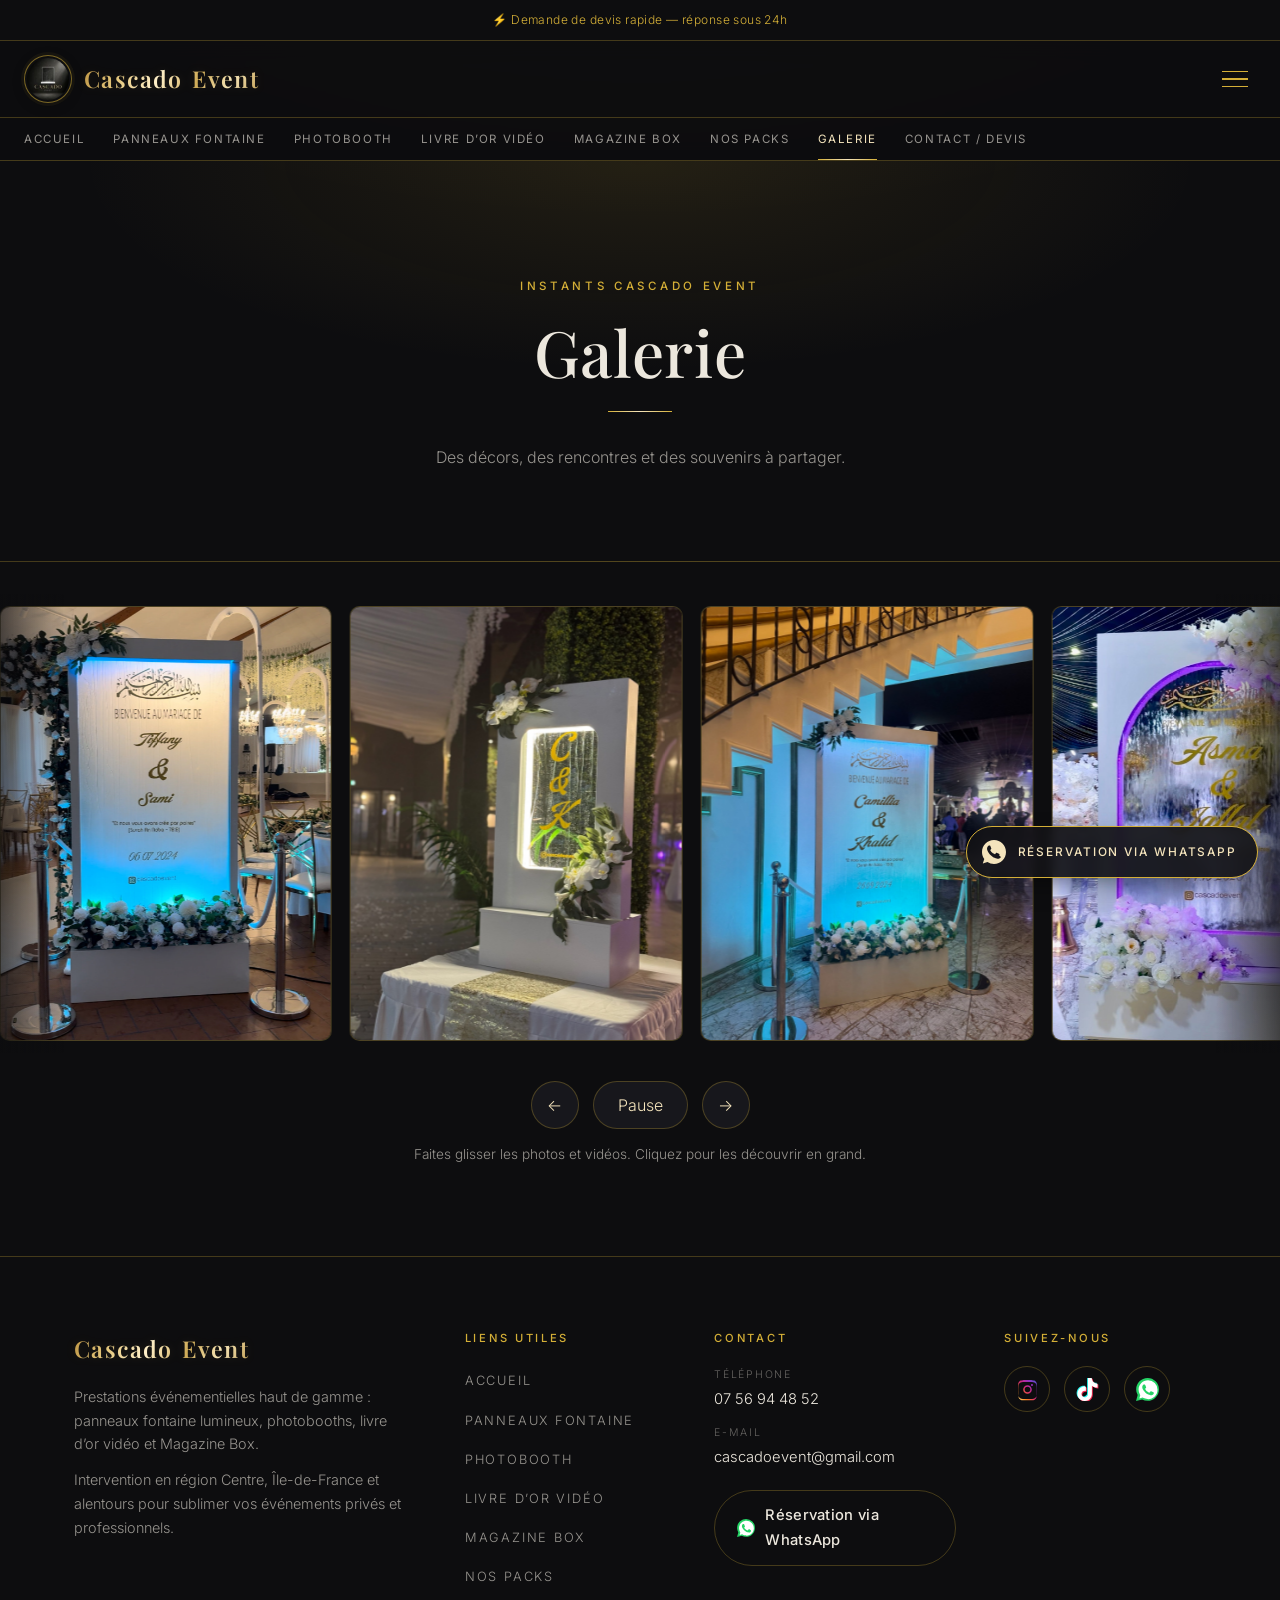
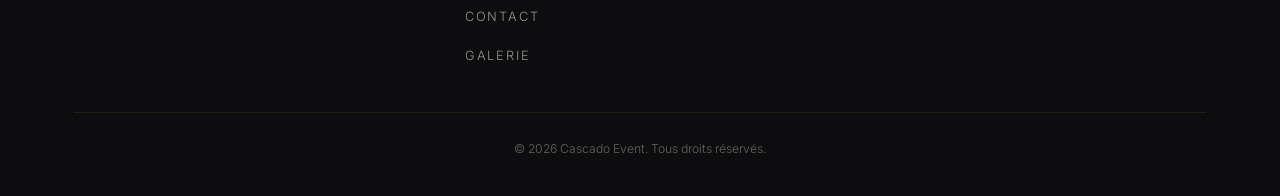
<file: galerie.html>
<!DOCTYPE html>
<!-- Cascado Event — Galerie de photos et vidéos -->
<html lang="fr">
<head>
  <meta charset="UTF-8" />
  <meta property="og:site_name" content="Cascado Event" />
  <link rel="icon" href="/favicon.ico" sizes="any" />
  <link rel="shortcut icon" href="/favicon.ico" />
  <link rel="icon" type="image/png" sizes="48x48" href="/favicon-48x48.png" />
  <link rel="icon" type="image/png" sizes="96x96" href="/favicon-96x96.png" />
  <link rel="icon" type="image/png" sizes="192x192" href="/favicon-192x192.png" />
  <link rel="apple-touch-icon" sizes="180x180" href="/apple-touch-icon.png" />
  <meta name="viewport" content="width=device-width, initial-scale=1.0" />

  <title>Galerie — Cascado Event</title>
  <meta name="description" content="Découvrez en images les événements, décors et prestations Cascado Event." />
  <link rel="canonical" href="https://cascadoevent.fr/galerie" />

  <link rel="preconnect" href="https://fonts.googleapis.com" />
  <link rel="preconnect" href="https://fonts.gstatic.com" crossorigin />
  <link
    href="https://fonts.googleapis.com/css2?family=Inter:wght@300;400;500&family=Playfair+Display:wght@400;500;600;700&display=swap"
    rel="stylesheet"
  />
  <link rel="stylesheet" href="/style.css" />
  <link rel="stylesheet" href="/galerie/galerie.css" />

  <!-- Affichage garanti même si le JavaScript est désactivé -->
  <noscript>
    <style>.reveal { opacity: 1 !important; transform: none !important; }</style>
  </noscript>
  <!-- Google tag (gtag.js) -->
  <script async src="https://www.googletagmanager.com/gtag/js?id=G-HGM8MF3BRY"></script>
  <script>
    window.dataLayer = window.dataLayer || [];
    function gtag(){dataLayer.push(arguments);}
    gtag('js', new Date());
    gtag('config', 'G-HGM8MF3BRY');
  </script>
</head>

<body>

  <!-- EN-TÊTE COMMUN (classe "actif" sur Panneaux Fontaine) -->
  <aside class="annonce-barre" aria-label="Les informations Cascado Event">
    <div class="annonce-contenu">
      <div class="annonce-messages" aria-live="off">
        <a class="annonce-message est-visible" href="/contact">⚡ Demande de devis rapide — réponse sous 24h</a>
        <p class="annonce-message" aria-hidden="true" inert>📍 Île-de-France, Centre-Val de Loire &amp; alentours</p>
        <p class="annonce-message" aria-hidden="true" inert>📅 Votre date est unique — pensez à la réserver à l’avance</p>
      </div>
    </div>
  </aside>

  <header class="site-header">
    <div class="conteneur header-contenu">
      <a href="/" class="logo"><picture><source srcset="/images/logo-header.webp" type="image/webp" /><img class="header-logo-image" src="/images/logo-header.jpg" alt="" width="44" height="44" /></picture><span><span class="texte-or">Cascado</span> Event</span></a>
      <button class="menu-burger" id="menu-burger" aria-label="Ouvrir le menu" aria-expanded="false" aria-controls="menu-nav">
        <span></span><span></span><span></span>
      </button>
      <nav class="menu-nav" id="menu-nav" aria-label="Navigation principale">
        <ul>
          <li><a href="/">Accueil</a></li>
          <li class="menu-deroulant">
            <button type="button" class="menu-deroulant-bouton" aria-expanded="false" aria-controls="menu-prestations">Nos prestations <span class="menu-chevron" aria-hidden="true"></span></button>
            <ul class="sous-menu" id="menu-prestations">
              <li><a href="/panneaux">Panneaux Fontaine</a></li>
              <li><a href="/photobooth">Photobooth</a></li>
              <li><a href="/livre-or-video">Livre d’or vidéo</a></li>
              <li><a href="/magazine-box">Magazine Box</a></li>
            </ul>
          </li>
          <li><a href="/packs">Nos Packs</a></li>
          <li><a href="/galerie" class="actif" aria-current="page">Galerie</a></li>
          <li><a href="/contact">Contact / Devis</a></li>
        </ul>
      </nav>
    </div>

    <nav class="sous-nav" aria-label="Navigation rapide">
      <ul class="sous-nav-liste">
        <li><a href="/">Accueil</a></li>
        <li><a href="/panneaux">Panneaux Fontaine</a></li>
        <li><a href="/photobooth">Photobooth</a></li>
        <li><a href="/livre-or-video">Livre d’or vidéo</a></li>
        <li><a href="/magazine-box">Magazine Box</a></li>
        <li><a href="/packs">Nos Packs</a></li>
        <li><a href="/galerie" class="actif" aria-current="page">Galerie</a></li>
        <li><a href="/contact">Contact / Devis</a></li>
      </ul>
    </nav>
  </header>


  <main class="galerie-page">
<section class="page-entete"><div class="conteneur"><span class="surtitre">Instants Cascado Event</span><h1>Galerie</h1><hr class="filet centre" /><p>Des décors, des rencontres et des souvenirs à partager.</p></div></section>
<section class="galerie-section" aria-label="Photos et vidéos de nos événements">
<!-- MAGAZINE BOX — emplacement prévu pour les futures photos.
     1. Déposer les fichiers dans /galerie (ex. magazine-box-1.jpg, idéalement < 300 Ko).
     2. Ajouter un bouton par photo dans .galerie-ruban, à la suite des photos et avant les vidéos :
        <button class="galerie-photo" type="button" data-index="0" aria-label="Ouvrir la photo Magazine Box 1"><img src="/galerie/magazine-box-1.jpg" alt="Magazine Box Cascado Event — photo 1" loading="lazy" decoding="async" /></button>
     data-index est recalculé automatiquement (galerie.js) : défilement, agrandissement et navigation
     s'adaptent seuls au nombre de médias. Aucun média n'est inventé ici. -->
<div class="galerie-fenetre" role="region" aria-roledescription="carrousel" aria-label="Galerie de photos et vidéos"><div class="galerie-ruban"><button class="galerie-photo" type="button" data-index="0" aria-label="Ouvrir la photo 1"><img src="/galerie/1.jpg" alt="Événement Cascado Event — photo 1" loading="eager" decoding="async" /></button>
<button class="galerie-photo" type="button" data-index="1" aria-label="Ouvrir la photo 2"><img src="/galerie/2.jpg" alt="Événement Cascado Event — photo 2" loading="eager" decoding="async" /></button>
<button class="galerie-photo" type="button" data-index="2" aria-label="Ouvrir la photo 3"><img src="/galerie/3.jpg" alt="Événement Cascado Event — photo 3" loading="eager" decoding="async" /></button>
<button class="galerie-photo" type="button" data-index="3" aria-label="Ouvrir la photo 4"><img src="/galerie/4.jpg" alt="Événement Cascado Event — photo 4" loading="eager" decoding="async" /></button>
<button class="galerie-photo" type="button" data-index="4" aria-label="Ouvrir la photo 5"><img src="/galerie/5.jpg" alt="Événement Cascado Event — photo 5" loading="lazy" decoding="async" /></button>
<button class="galerie-photo" type="button" data-index="5" aria-label="Ouvrir la photo 6"><img src="/galerie/6.jpg" alt="Événement Cascado Event — photo 6" loading="lazy" decoding="async" /></button>
<button class="galerie-photo" type="button" data-index="6" aria-label="Ouvrir la photo 7"><img src="/galerie/7.jpg" alt="Événement Cascado Event — photo 7" loading="lazy" decoding="async" /></button>
<button class="galerie-photo" type="button" data-index="7" aria-label="Ouvrir la photo 8"><img src="/galerie/8.jpg" alt="Événement Cascado Event — photo 8" loading="lazy" decoding="async" /></button>
<button class="galerie-photo" type="button" data-index="8" aria-label="Ouvrir la photo 9"><img src="/galerie/9.jpg" alt="Événement Cascado Event — photo 9" loading="lazy" decoding="async" /></button>
<button class="galerie-photo" type="button" data-index="9" aria-label="Ouvrir la photo 10"><img src="/galerie/10.jpg" alt="Événement Cascado Event — photo 10" loading="lazy" decoding="async" /></button>
<button class="galerie-photo" type="button" data-index="10" aria-label="Ouvrir la photo 11"><img src="/galerie/11.jpg" alt="Événement Cascado Event — photo 11" loading="lazy" decoding="async" /></button>
<button class="galerie-photo" type="button" data-index="11" aria-label="Ouvrir la photo 12"><img src="/galerie/12.jpg" alt="Événement Cascado Event — photo 12" loading="lazy" decoding="async" /></button>
<button class="galerie-photo galerie-video" type="button" data-index="12" aria-label="Ouvrir la vidéo livre-dor"><video data-src="/videos/livre-dor.mp4" muted loop playsinline preload="none" aria-label="Vidéo Cascado Event — livre-dor"></video><span class="galerie-video-badge" aria-hidden="true">▶ Vidéo</span></button>
<button class="galerie-photo galerie-video" type="button" data-index="13" aria-label="Ouvrir la vidéo minicascado"><video data-src="/videos/minicascado.mp4" muted loop playsinline preload="none" aria-label="Vidéo Cascado Event — minicascado"></video><span class="galerie-video-badge" aria-hidden="true">▶ Vidéo</span></button>
<button class="galerie-photo galerie-video" type="button" data-index="14" aria-label="Ouvrir la vidéo panneau"><video data-src="/videos/panneau.MP4" muted loop playsinline preload="none" aria-label="Vidéo Cascado Event — panneau"></video><span class="galerie-video-badge" aria-hidden="true">▶ Vidéo</span></button>
<button class="galerie-photo galerie-video" type="button" data-index="15" aria-label="Ouvrir la vidéo panneau2"><video data-src="/videos/panneau2.mp4" muted loop playsinline preload="none" aria-label="Vidéo Cascado Event — panneau2"></video><span class="galerie-video-badge" aria-hidden="true">▶ Vidéo</span></button>
<button class="galerie-photo galerie-video" type="button" data-index="16" aria-label="Ouvrir la vidéo photobooth"><video data-src="/videos/photobooth.mp4" muted loop playsinline preload="none" aria-label="Vidéo Cascado Event — photobooth"></video><span class="galerie-video-badge" aria-hidden="true">▶ Vidéo</span></button>
<button class="galerie-photo galerie-video" type="button" data-index="17" aria-label="Ouvrir la vidéo photobooth2"><video data-src="/videos/photobooth2.mp4" muted loop playsinline preload="none" aria-label="Vidéo Cascado Event — photobooth2"></video><span class="galerie-video-badge" aria-hidden="true">▶ Vidéo</span></button>
<button class="galerie-photo galerie-video" type="button" data-index="18" aria-label="Ouvrir la vidéo 1"><video data-src="/videos/1.mp4" muted loop playsinline preload="none" aria-label="Vidéo Cascado Event — 1"></video><span class="galerie-video-badge" aria-hidden="true">▶ Vidéo</span></button>
<button class="galerie-photo galerie-video" type="button" data-index="19" aria-label="Ouvrir la vidéo 2"><video data-src="/videos/2.mp4" muted loop playsinline preload="none" aria-label="Vidéo Cascado Event — 2"></video><span class="galerie-video-badge" aria-hidden="true">▶ Vidéo</span></button>
<button class="galerie-photo galerie-video" type="button" data-index="20" aria-label="Ouvrir la vidéo 3"><video data-src="/videos/3.mp4" muted loop playsinline preload="none" aria-label="Vidéo Cascado Event — 3"></video><span class="galerie-video-badge" aria-hidden="true">▶ Vidéo</span></button>
<button class="galerie-photo galerie-video" type="button" data-index="21" aria-label="Ouvrir la vidéo 4"><video data-src="/videos/4.mp4" muted loop playsinline preload="none" aria-label="Vidéo Cascado Event — 4"></video><span class="galerie-video-badge" aria-hidden="true">▶ Vidéo</span></button></div></div>
<div class="galerie-commandes"><button type="button" data-move="-1" aria-label="Photos précédentes">←</button><button type="button" id="galerie-pause" aria-label="Mettre le défilement en pause" aria-pressed="false">Pause</button><button type="button" data-move="1" aria-label="Photos suivantes">→</button></div>
<p class="galerie-indication">Faites glisser les photos et vidéos. Cliquez pour les découvrir en grand.</p>
</section>
<dialog id="galerie-lightbox" aria-label="Photo ou vidéo en grand"><button type="button" class="lightbox-fermer" aria-label="Fermer le média">×</button><button type="button" class="lightbox-precedent" aria-label="Média précédent">←</button><figure><img id="lightbox-image" alt="" /><video id="lightbox-video" muted playsinline disablepictureinpicture disableremoteplayback preload="none" hidden></video><button id="lightbox-lecture" type="button" hidden>Pause</button><figcaption id="lightbox-legende" aria-live="polite"></figcaption></figure><button type="button" class="lightbox-suivant" aria-label="Média suivant">→</button></dialog>
</main>


  <!-- PIED DE PAGE COMMUN -->
  <footer class="site-footer">
    <div class="conteneur">
      <div class="footer-haut">

        <!-- Présentation -->
        <div class="footer-col footer-marque">
          <a href="/" class="logo"><span class="texte-or">Cascado</span> Event</a>
          <p>
            Prestations événementielles haut de gamme : panneaux fontaine
            lumineux, photobooths, livre d’or vidéo et Magazine Box.
          </p>
          <p>
            Intervention en région Centre, Île-de-France et alentours pour
            sublimer vos événements privés et professionnels.
          </p>
        </div>

        <!-- Liens utiles -->
        <nav class="footer-col footer-nav" aria-label="Liens utiles">
          <span class="footer-titre">Liens utiles</span>
          <ul>
            <li><a href="/">Accueil</a></li>
            <li><a href="/panneaux">Panneaux Fontaine</a></li>
            <li><a href="/photobooth">Photobooth</a></li>
            <li><a href="/livre-or-video">Livre d’or vidéo</a></li>
            <li><a href="/magazine-box">Magazine Box</a></li>
            <li><a href="/packs">Nos Packs</a></li>
            <li><a href="/contact">Contact</a></li>
            <li><a href="/galerie">Galerie</a></li>
          </ul>
        </nav>

        <!-- Coordonnées -->
        <div class="footer-col footer-contact">
          <span class="footer-titre">Contact</span>
          <ul>
            <li>
              <span class="footer-label">Téléphone</span>
              <a href="tel:+33756944852">07&nbsp;56&nbsp;94&nbsp;48&nbsp;52</a>
            </li>
            <li>
              <span class="footer-label">E-mail</span>
              <a href="mailto:cascadoevent@gmail.com">cascadoevent@gmail.com</a>
            </li>
          </ul>
          <a
            class="footer-wa"
            href="https://wa.me/33756944852?text=Bonjour%20Cascado%20Event%2C%20je%20souhaite%20avoir%20un%20devis"
            target="_blank"
            rel="noopener noreferrer"
          >
            <svg class="footer-wa-ico" viewBox="0 0 24 24" aria-hidden="true" focusable="false">
              <path fill="#25D366" d="M.057 24l1.687-6.163a11.867 11.867 0 0 1-1.587-5.945C.16 5.335 5.495 0 12.05 0a11.817 11.817 0 0 1 8.413 3.488 11.824 11.824 0 0 1 3.48 8.414c-.003 6.557-5.338 11.892-11.893 11.892a11.9 11.9 0 0 1-5.688-1.448L.057 24z"/>
              <path fill="#FFFFFF" d="M12.05 21.785h-.004a9.87 9.87 0 0 1-4.71-1.2l-.339-.2-3.5.919.936-3.416-.221-.351a9.878 9.878 0 0 1-1.514-5.26c.002-5.45 4.437-9.884 9.889-9.884a9.821 9.821 0 0 1 6.994 2.898 9.822 9.822 0 0 1 2.895 6.994c-.003 5.45-4.437 9.885-9.887 9.885m5.426-7.403c-.297-.149-1.758-.868-2.031-.967-.272-.099-.47-.148-.669.149-.198.297-.767.967-.94 1.165-.173.198-.347.223-.644.074-.297-.149-1.255-.462-2.39-1.475-.883-.788-1.48-1.761-1.653-2.059-.173-.297-.019-.458.13-.606.134-.133.297-.347.446-.52.149-.174.198-.298.297-.497.099-.198.05-.371-.025-.52-.074-.149-.669-1.612-.916-2.207-.242-.579-.487-.5-.669-.51l-.57-.01c-.198 0-.52.074-.792.372-.272.297-1.04 1.016-1.04 2.479 0 1.462 1.065 2.875 1.213 3.074.149.198 2.096 3.2 5.077 4.487.71.306 1.263.489 1.694.626.712.226 1.36.194 1.872.118.571-.085 1.758-.719 2.006-1.413.248-.694.248-1.29.173-1.414-.074-.124-.272-.198-.57-.347"/>
            </svg>
            Réservation via WhatsApp
          </a>
        </div>

        <!-- Réseaux sociaux -->
        <div class="footer-col footer-social">
          <span class="footer-titre">Suivez-nous</span>
          <div class="footer-social-liens">

            <a class="footer-social-lien" href="https://www.instagram.com/cascadoevent/" target="_blank" rel="noopener noreferrer" aria-label="Instagram Cascado Event">
              <svg viewBox="0 0 24 24" aria-hidden="true" focusable="false">
                <defs>
                  <linearGradient id="footer-ig-grad" x1="0" y1="1" x2="1" y2="0">
                    <stop offset="0%" stop-color="#FEDA75"/>
                    <stop offset="25%" stop-color="#FA7E1E"/>
                    <stop offset="50%" stop-color="#D62976"/>
                    <stop offset="75%" stop-color="#962FBF"/>
                    <stop offset="100%" stop-color="#4F5BD5"/>
                  </linearGradient>
                </defs>
                <path fill="url(#footer-ig-grad)" d="M12 2.16c3.2 0 3.58.01 4.85.07 1.17.05 1.8.25 2.23.42.56.22.96.48 1.38.9.42.42.68.82.9 1.38.16.42.36 1.06.42 2.23.06 1.27.07 1.65.07 4.85s-.01 3.58-.07 4.85c-.06 1.17-.26 1.8-.42 2.23a3.7 3.7 0 0 1-.9 1.38 3.7 3.7 0 0 1-1.38.9c-.42.16-1.06.36-2.23.42-1.27.06-1.65.07-4.85.07s-3.58-.01-4.85-.07c-1.17-.06-1.8-.26-2.23-.42a3.7 3.7 0 0 1-1.38-.9 3.7 3.7 0 0 1-.9-1.38c-.16-.42-.36-1.06-.42-2.23C2.17 15.58 2.16 15.2 2.16 12s.01-3.58.07-4.85c.06-1.17.26-1.8.42-2.23.22-.56.48-.96.9-1.38.42-.42.82-.68 1.38-.9.42-.16 1.06-.36 2.23-.42C8.42 2.17 8.8 2.16 12 2.16zm0 1.98c-3.15 0-3.5.01-4.74.07-1.14.05-1.76.24-2.17.4-.55.21-.94.47-1.35.88-.41.41-.66.8-.88 1.35-.16.41-.35 1.03-.4 2.17-.06 1.24-.07 1.6-.07 4.72s.01 3.48.07 4.72c.05 1.14.24 1.76.4 2.17.22.55.47.94.88 1.35.41.41.8.66 1.35.88.41.16 1.03.35 2.17.4 1.24.06 1.6.07 4.74.07s3.5-.01 4.74-.07c1.14-.05 1.76-.24 2.17-.4.55-.22.94-.47 1.35-.88.41-.41.66-.8.88-1.35.16-.41.35-1.03.4-2.17.06-1.24.07-1.6.07-4.72s-.01-3.48-.07-4.72c-.05-1.14-.24-1.76-.4-2.17a3.64 3.64 0 0 0-.88-1.35 3.64 3.64 0 0 0-1.35-.88c-.41-.16-1.03-.35-2.17-.4-1.24-.06-1.6-.07-4.74-.07zm0 3.36a4.5 4.5 0 1 1 0 9 4.5 4.5 0 0 1 0-9zm0 7.42a2.92 2.92 0 1 0 0-5.84 2.92 2.92 0 0 0 0 5.84zm5.73-7.6a1.05 1.05 0 1 1-2.1 0 1.05 1.05 0 0 1 2.1 0z"/>
              </svg>
            </a>

            <a class="footer-social-lien" href="https://www.tiktok.com/@cascadoevent" target="_blank" rel="noopener noreferrer" aria-label="TikTok Cascado Event">
              <svg viewBox="0 0 24 24" aria-hidden="true" focusable="false">
                <path fill="#25F4EE" transform="translate(-0.9,-0.9)" d="M12.53 0h3.9c.09 1.53.63 3.09 1.75 4.17 1.12 1.11 2.7 1.62 4.24 1.79v4.03c-1.44-.05-2.89-.35-4.2-.97-.57-.26-1.1-.6-1.62-.94-.01 2.92.01 5.84-.02 8.75-.08 1.4-.54 2.79-1.35 3.94-1.31 1.92-3.58 3.17-5.91 3.21-1.43.08-2.86-.31-4.08-1.03-2.02-1.19-3.44-3.37-3.65-5.71-.02-.5-.03-1-.01-1.49.18-1.9 1.12-3.72 2.58-4.96 1.66-1.44 3.98-2.13 6.15-1.72.02 1.48-.04 2.96-.04 4.44-.99-.32-2.15-.23-3.02.37-.63.41-1.11 1.04-1.36 1.75-.21.51-.15 1.07-.14 1.61.24 1.64 1.82 3.02 3.5 2.87 1.12-.01 2.19-.66 2.77-1.61.19-.33.4-.67.41-1.06.1-1.79.06-3.57.07-5.36.01-4.03-.01-8.05.02-12.07z"/>
                <path fill="#FE2C55" transform="translate(0.9,0.9)" d="M12.53 0h3.9c.09 1.53.63 3.09 1.75 4.17 1.12 1.11 2.7 1.62 4.24 1.79v4.03c-1.44-.05-2.89-.35-4.2-.97-.57-.26-1.1-.6-1.62-.94-.01 2.92.01 5.84-.02 8.75-.08 1.4-.54 2.79-1.35 3.94-1.31 1.92-3.58 3.17-5.91 3.21-1.43.08-2.86-.31-4.08-1.03-2.02-1.19-3.44-3.37-3.65-5.71-.02-.5-.03-1-.01-1.49.18-1.9 1.12-3.72 2.58-4.96 1.66-1.44 3.98-2.13 6.15-1.72.02 1.48-.04 2.96-.04 4.44-.99-.32-2.15-.23-3.02.37-.63.41-1.11 1.04-1.36 1.75-.21.51-.15 1.07-.14 1.61.24 1.64 1.82 3.02 3.5 2.87 1.12-.01 2.19-.66 2.77-1.61.19-.33.4-.67.41-1.06.1-1.79.06-3.57.07-5.36.01-4.03-.01-8.05.02-12.07z"/>
                <path fill="#FFFFFF" d="M12.53 0h3.9c.09 1.53.63 3.09 1.75 4.17 1.12 1.11 2.7 1.62 4.24 1.79v4.03c-1.44-.05-2.89-.35-4.2-.97-.57-.26-1.1-.6-1.62-.94-.01 2.92.01 5.84-.02 8.75-.08 1.4-.54 2.79-1.35 3.94-1.31 1.92-3.58 3.17-5.91 3.21-1.43.08-2.86-.31-4.08-1.03-2.02-1.19-3.44-3.37-3.65-5.71-.02-.5-.03-1-.01-1.49.18-1.9 1.12-3.72 2.58-4.96 1.66-1.44 3.98-2.13 6.15-1.72.02 1.48-.04 2.96-.04 4.44-.99-.32-2.15-.23-3.02.37-.63.41-1.11 1.04-1.36 1.75-.21.51-.15 1.07-.14 1.61.24 1.64 1.82 3.02 3.5 2.87 1.12-.01 2.19-.66 2.77-1.61.19-.33.4-.67.41-1.06.1-1.79.06-3.57.07-5.36.01-4.03-.01-8.05.02-12.07z"/>
              </svg>
            </a>

            <a class="footer-social-lien" href="https://wa.me/33756944852" target="_blank" rel="noopener noreferrer" aria-label="WhatsApp Cascado Event">
              <svg viewBox="0 0 24 24" aria-hidden="true" focusable="false">
                <path fill="#25D366" d="M.057 24l1.687-6.163a11.867 11.867 0 0 1-1.587-5.945C.16 5.335 5.495 0 12.05 0a11.817 11.817 0 0 1 8.413 3.488 11.824 11.824 0 0 1 3.48 8.414c-.003 6.557-5.338 11.892-11.893 11.892a11.9 11.9 0 0 1-5.688-1.448L.057 24z"/>
                <path fill="#FFFFFF" d="M12.05 21.785h-.004a9.87 9.87 0 0 1-4.71-1.2l-.339-.2-3.5.919.936-3.416-.221-.351a9.878 9.878 0 0 1-1.514-5.26c.002-5.45 4.437-9.884 9.889-9.884a9.821 9.821 0 0 1 6.994 2.898 9.822 9.822 0 0 1 2.895 6.994c-.003 5.45-4.437 9.885-9.887 9.885m5.426-7.403c-.297-.149-1.758-.868-2.031-.967-.272-.099-.47-.148-.669.149-.198.297-.767.967-.94 1.165-.173.198-.347.223-.644.074-.297-.149-1.255-.462-2.39-1.475-.883-.788-1.48-1.761-1.653-2.059-.173-.297-.019-.458.13-.606.134-.133.297-.347.446-.52.149-.174.198-.298.297-.497.099-.198.05-.371-.025-.52-.074-.149-.669-1.612-.916-2.207-.242-.579-.487-.5-.669-.51l-.57-.01c-.198 0-.52.074-.792.372-.272.297-1.04 1.016-1.04 2.479 0 1.462 1.065 2.875 1.213 3.074.149.198 2.096 3.2 5.077 4.487.71.306 1.263.489 1.694.626.712.226 1.36.194 1.872.118.571-.085 1.758-.719 2.006-1.413.248-.694.248-1.29.173-1.414-.074-.124-.272-.198-.57-.347"/>
              </svg>
            </a>

          </div>
        </div>

      </div>

      <div class="footer-bas">
        <span>&copy; <span id="annee">2026</span> Cascado Event. Tous droits réservés.</span>
      </div>
    </div>
  </footer>

  <!--
    ============================================================
    BOUTON WHATSAPP FLOTTANT — présent sur toutes les pages
    ------------------------------------------------------------
    À REMPLIR : numéro au format international, sans « + » ni espaces
    (exemple pour la France : 33612345678).
    Remplacez « VOTRE_NUMERO_WHATSAPP » dans le href ci-dessous.
    Le message pré-rempli est déjà encodé pour l'URL ; vous pouvez
    le modifier en gardant l'encodage (%20 = espace, %2C = virgule…).
    ============================================================
  -->
  <a
    class="wa-flottant"
    href="https://wa.me/33756944852?text=Bonjour%20Cascado%20Event%2C%20je%20souhaite%20avoir%20un%20devis."
    target="_blank"
    rel="noopener"
    aria-label="Réservation via WhatsApp"
  >
    <!-- Icône WhatsApp (SVG intégré, aucun fichier externe à charger) -->
    <svg class="wa-icone" viewBox="0 0 32 32" width="24" height="24" aria-hidden="true" focusable="false">
      <path fill="currentColor" d="M16.004 0h-.008C7.174 0 .002 7.174.002 16c0 3.5 1.128 6.744 3.046 9.376L1.05 31.36l6.19-1.98A15.9 15.9 0 0 0 16.004 32C24.826 32 32 24.826 32 16S24.826 0 16.004 0zm9.312 22.594c-.386 1.09-1.918 1.994-3.14 2.258-.836.178-1.928.32-5.604-1.204-4.7-1.948-7.726-6.724-7.962-7.034-.226-.31-1.9-2.53-1.9-4.826s1.174-3.424 1.65-3.91c.394-.404.87-.588 1.4-.588.17 0 .322.008.46.014.406.018.61.042.878.684.33.804 1.15 2.798 1.248 3.004.1.206.166.446.03.756-.128.32-.24.446-.446.686-.206.24-.402.424-.608.682-.188.224-.4.466-.164.87.236.396 1.05 1.73 2.254 2.802 1.552 1.384 2.82 1.826 3.266 2.012.332.138.728.106.97-.152.308-.33.688-.878 1.074-1.42.274-.388.62-.436.984-.3.37.128 2.354 1.11 2.756 1.31.402.2.668.296.766.462.098.166.098.964-.288 2.054z"/>
    </svg>
    <span class="wa-texte">Réservation via WhatsApp</span>
  </a>

  <script src="/script.js"></script>
  <script src="/announcement.js"></script>
  <script src="/galerie/galerie.js"></script>
</body>
</html>
</file>
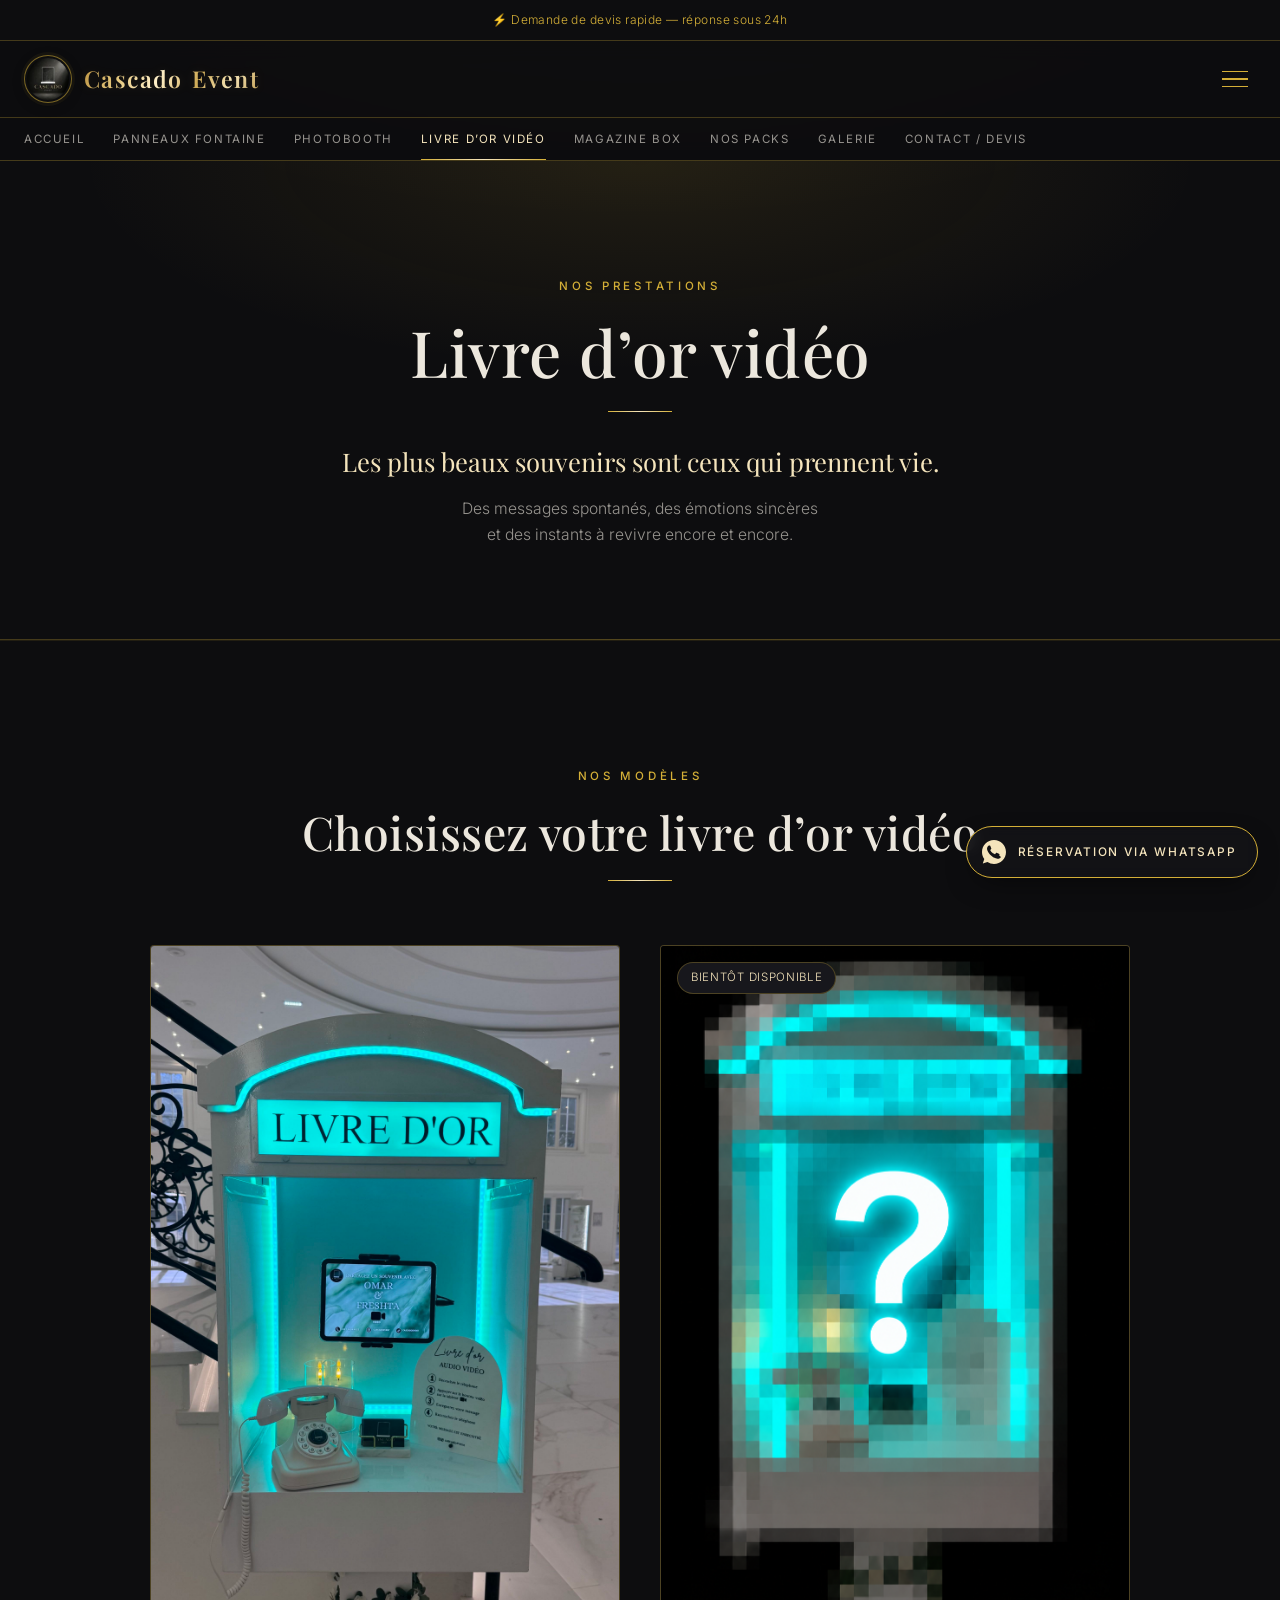
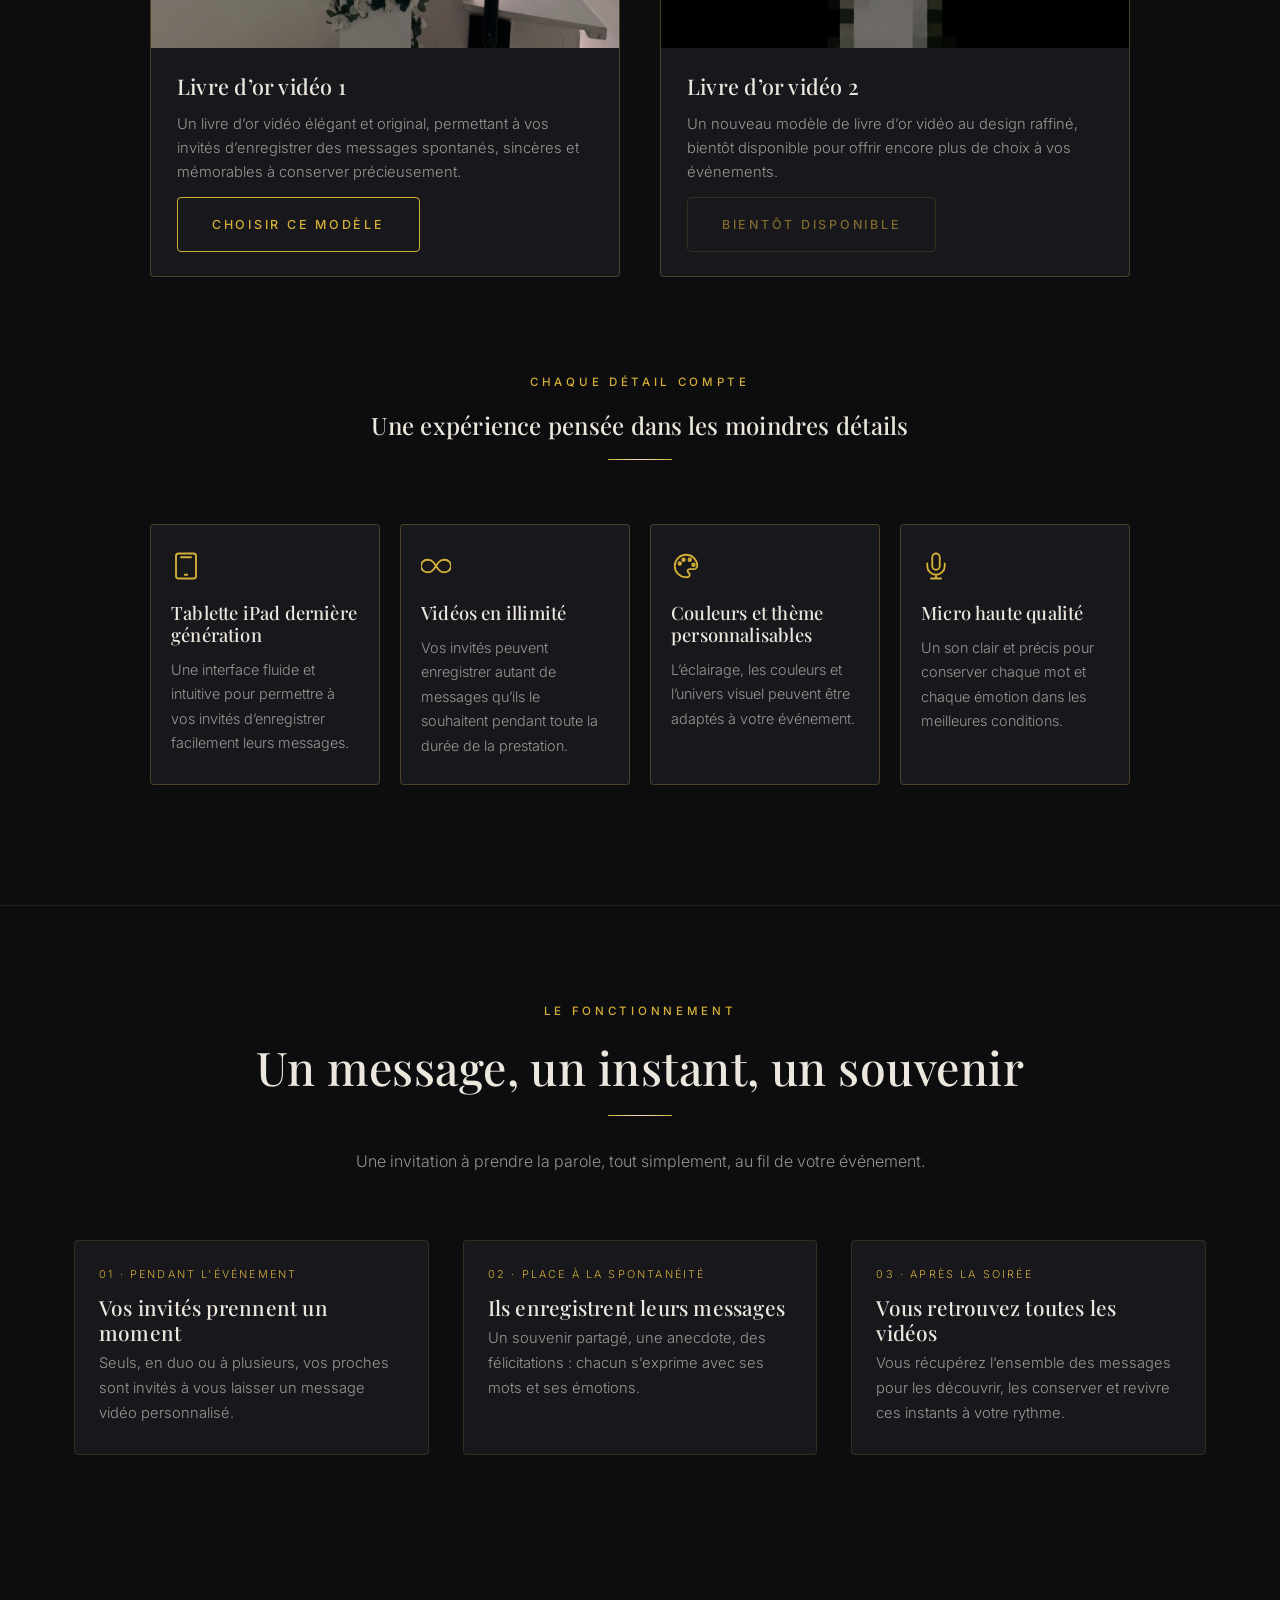
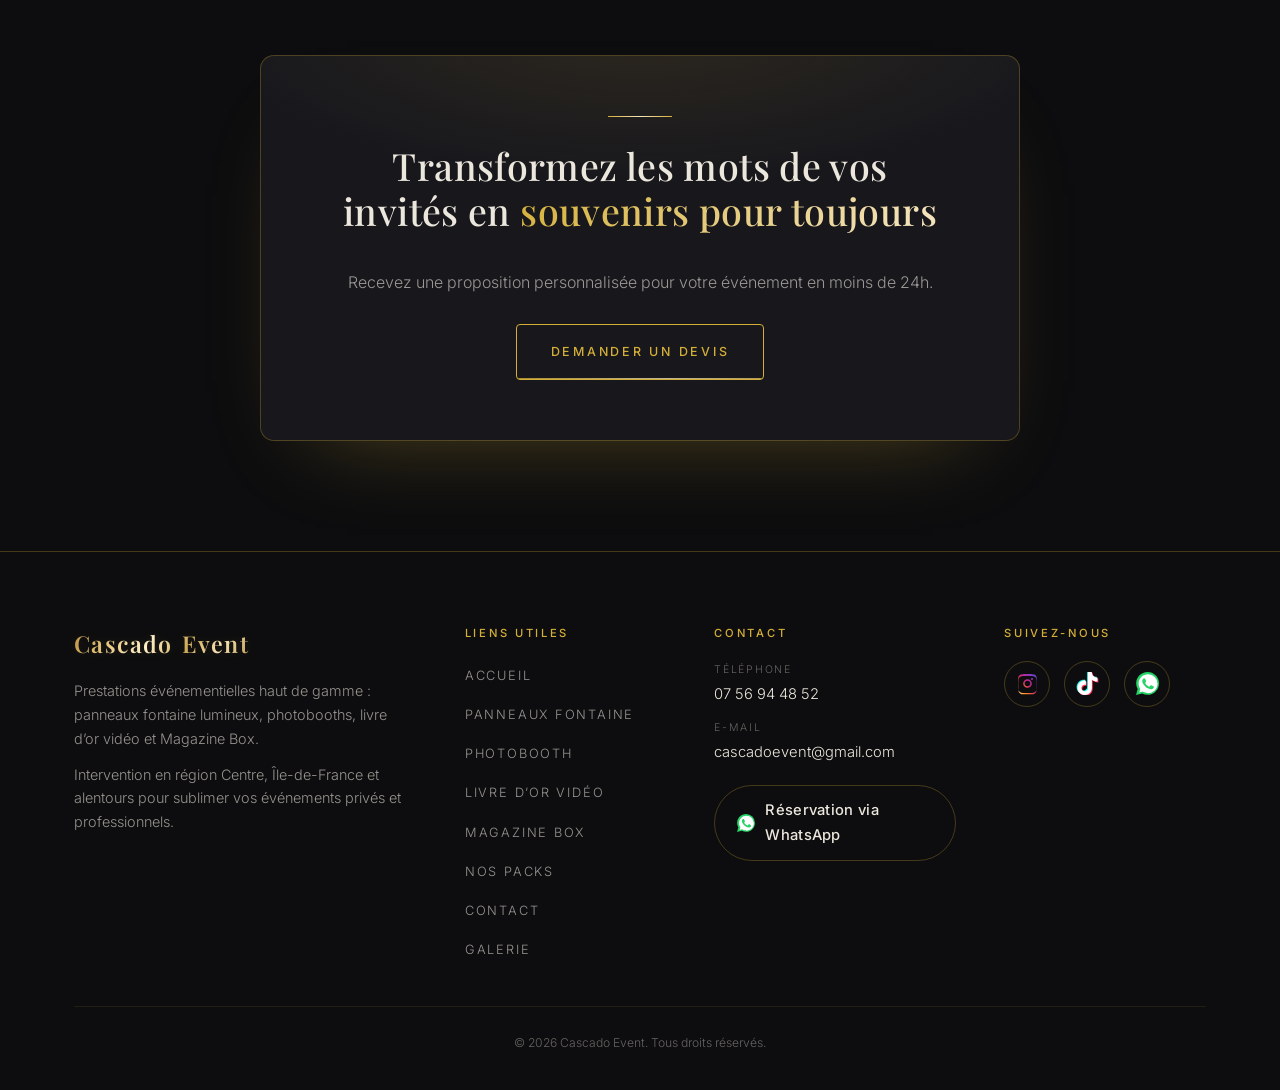
<file: livre-or-video.html>
<!DOCTYPE html>

<html lang="fr">
<head>
  <meta charset="UTF-8" />
  <meta property="og:site_name" content="Cascado Event" />
  <link rel="icon" href="/favicon.ico" sizes="any" />
  <link rel="shortcut icon" href="/favicon.ico" />
  <link rel="icon" type="image/png" sizes="48x48" href="/favicon-48x48.png" />
  <link rel="icon" type="image/png" sizes="96x96" href="/favicon-96x96.png" />
  <link rel="icon" type="image/png" sizes="192x192" href="/favicon-192x192.png" />
  <link rel="apple-touch-icon" sizes="180x180" href="/apple-touch-icon.png" />
  <meta name="viewport" content="width=device-width, initial-scale=1.0" />

  <title>Livre d’or vidéo pour mariage | Cascado Event</title>
  <meta name="description" content="Découvrez le livre d’or vidéo Cascado Event : vos invités enregistrent leurs messages vidéo pendant votre mariage ou événement pour créer un souvenir unique." />
  <link rel="canonical" href="https://cascadoevent.fr/livre-or-video" />

  <link rel="preconnect" href="https://fonts.googleapis.com" />
  <link rel="preconnect" href="https://fonts.gstatic.com" crossorigin />
  <link
    href="https://fonts.googleapis.com/css2?family=Inter:wght@300;400;500&family=Playfair+Display:wght@400;500;600;700&display=swap"
    rel="stylesheet"
  />
  <link rel="stylesheet" href="/style.css" />
  <link rel="stylesheet" href="/livre-or-video/modeles.css" />


  <noscript>
    <style>.reveal { opacity: 1 !important; transform: none !important; }</style>
  </noscript>
  <!-- Google tag (gtag.js) -->
  <script async src="https://www.googletagmanager.com/gtag/js?id=G-HGM8MF3BRY"></script>
  <script>
    window.dataLayer = window.dataLayer || [];
    function gtag(){dataLayer.push(arguments);}
    gtag('js', new Date());
    gtag('config', 'G-HGM8MF3BRY');
  </script>
</head>

<body>


  <aside class="annonce-barre" aria-label="Les informations Cascado Event">
    <div class="annonce-contenu">
      <div class="annonce-messages" aria-live="off">
        <a class="annonce-message est-visible" href="/contact">⚡ Demande de devis rapide — réponse sous 24h</a>
        <p class="annonce-message" aria-hidden="true" inert>📍 Île-de-France, Centre-Val de Loire &amp; alentours</p>
        <p class="annonce-message" aria-hidden="true" inert>📅 Votre date est unique — pensez à la réserver à l’avance</p>
      </div>
    </div>
  </aside>

  <header class="site-header">
    <div class="conteneur header-contenu">
      <a href="/" class="logo"><picture><source srcset="/images/logo-header.webp" type="image/webp" /><img class="header-logo-image" src="/images/logo-header.jpg" alt="" width="44" height="44" /></picture><span><span class="texte-or">Cascado</span> Event</span></a>
      <button class="menu-burger" id="menu-burger" aria-label="Ouvrir le menu" aria-expanded="false" aria-controls="menu-nav">
        <span></span><span></span><span></span>
      </button>
      <nav class="menu-nav" id="menu-nav" aria-label="Navigation principale">
        <ul>
          <li><a href="/">Accueil</a></li>
          <li class="menu-deroulant">
            <button type="button" class="menu-deroulant-bouton actif" aria-expanded="false" aria-controls="menu-prestations">Nos prestations <span class="menu-chevron" aria-hidden="true"></span></button>
            <ul class="sous-menu" id="menu-prestations">
              <li><a href="/panneaux">Panneaux Fontaine</a></li>
              <li><a href="/photobooth">Photobooth</a></li>
              <li><a href="/livre-or-video" class="actif" aria-current="page">Livre d’or vidéo</a></li>
              <li><a href="/magazine-box">Magazine Box</a></li>
            </ul>
          </li>
          <li><a href="/packs">Nos Packs</a></li>
          <li><a href="/galerie">Galerie</a></li>
          <li><a href="/contact">Contact / Devis</a></li>
        </ul>
      </nav>
    </div>

    <nav class="sous-nav" aria-label="Navigation rapide">
      <ul class="sous-nav-liste">
        <li><a href="/">Accueil</a></li>
        <li><a href="/panneaux">Panneaux Fontaine</a></li>
        <li><a href="/photobooth">Photobooth</a></li>
        <li><a href="/livre-or-video" class="actif" aria-current="page">Livre d’or vidéo</a></li>
        <li><a href="/magazine-box">Magazine Box</a></li>
        <li><a href="/packs">Nos Packs</a></li>
        <li><a href="/galerie">Galerie</a></li>
        <li><a href="/contact">Contact / Devis</a></li>
      </ul>
    </nav>
  </header>


  <main>
    <section class="page-entete">
      <div class="conteneur">
        <span class="surtitre">Nos prestations</span>
        <h1>Livre d’or vidéo</h1>
        <hr class="filet centre" />
        <p class="page-entete-accroche">Les plus beaux souvenirs sont ceux qui prennent vie.</p>
        <p class="page-entete-description">Des messages spontanés, des émotions sincères et des instants à revivre encore et encore.</p>
      </div>
    </section>

    <section class="section modeles-livre-or" aria-labelledby="modeles-livre-or-titre">
      <div class="conteneur">
        <div class="entete-section reveal">
          <span class="surtitre">NOS MODÈLES</span>
          <h2 class="section-titre" id="modeles-livre-or-titre">Choisissez votre livre d’or vidéo</h2>
          <hr class="filet centre" />
        </div>
        <div class="galerie galerie-panneaux galerie-livre-or reveal" data-prestation="livre-or-video">
          <article class="modele" data-modele="livre-or-video-1">
            <div class="modele-media">
              <img src="/images/livredor-2.jpg" alt="Livre d’or vidéo 1" loading="lazy" decoding="async" />
            </div>
            <div class="modele-corps">
              <h3>Livre d’or vidéo 1</h3>
              <p>Un livre d’or vidéo élégant et original, permettant à vos invités d’enregistrer des messages spontanés, sincères et mémorables à conserver précieusement.</p>
              <a href="/contact?prestation=livre-or-video&amp;modele=livre-or-video-1" class="bouton">CHOISIR CE MODÈLE</a>
            </div>
          </article>
          <article class="modele">
            <div class="modele-media">
              <img src="/images/livredor-3.png" alt="Livre d’or vidéo 2" loading="lazy" decoding="async" />
              <span class="modele-dim modele-disponibilite">BIENTÔT DISPONIBLE</span>
            </div>
            <div class="modele-corps">
              <h3>Livre d’or vidéo 2</h3>
              <p>Un nouveau modèle de livre d’or vidéo au design raffiné, bientôt disponible pour offrir encore plus de choix à vos événements.</p>
              <button type="button" class="bouton" disabled>BIENTÔT DISPONIBLE</button>
            </div>
          </article>
        </div>
        <section class="livre-or-equipements reveal" aria-labelledby="livre-or-equipements-titre">
          <div class="entete-section">
            <span class="surtitre">Chaque détail compte</span>
            <h2 id="livre-or-equipements-titre">Une expérience pensée dans les moindres détails</h2>
            <hr class="filet centre" />
          </div>
          <div class="livre-or-equipements-grille">
            <article>
              <svg viewBox="0 0 24 24" aria-hidden="true" focusable="false"><rect x="4" y="2" width="16" height="20" rx="2" /><path d="M8 5h8M11 19h2" /></svg>
              <h3>Tablette iPad dernière génération</h3>
              <p>Une interface fluide et intuitive pour permettre à vos invités d’enregistrer facilement leurs messages.</p>
            </article>
            <article>
              <svg viewBox="0 0 24 24" aria-hidden="true" focusable="false"><path d="M12 12c-3-5-5-5-7-5a5 5 0 0 0 0 10c2 0 4 0 7-5s5-5 7-5a5 5 0 0 1 0 10c-2 0-4 0-7-5Z" /></svg>
              <h3>Vidéos en illimité</h3>
              <p>Vos invités peuvent enregistrer autant de messages qu’ils le souhaitent pendant toute la durée de la prestation.</p>
            </article>
            <article>
              <svg viewBox="0 0 24 24" aria-hidden="true" focusable="false"><path d="M12 3a9 9 0 1 0 0 18h1a2 2 0 0 0 1-3.7 1.5 1.5 0 0 1 .8-2.8H18a3 3 0 0 0 3-3A9 9 0 0 0 12 3Z" /><circle cx="7" cy="10" r="1" /><circle cx="10" cy="7" r="1" /><circle cx="15" cy="7" r="1" /><circle cx="18" cy="11" r="1" /></svg>
              <h3>Couleurs et thème personnalisables</h3>
              <p>L’éclairage, les couleurs et l’univers visuel peuvent être adaptés à votre événement.</p>
            </article>
            <article>
              <svg viewBox="0 0 24 24" aria-hidden="true" focusable="false"><rect x="9" y="2" width="6" height="13" rx="3" /><path d="M5 10v2a7 7 0 0 0 14 0v-2M12 19v3M8 22h8" /></svg>
              <h3>Micro haute qualité</h3>
              <p>Un son clair et précis pour conserver chaque mot et chaque émotion dans les meilleures conditions.</p>
            </article>
          </div>
        </section>
      </div>
    </section>

    <section class="section compacte">
      <div class="conteneur">
        <div class="entete-section reveal">
          <span class="surtitre">Le fonctionnement</span>
          <h2 class="section-titre">Un message, un instant, un souvenir</h2>
          <hr class="filet centre" />
          <p class="section-intro">Une invitation à prendre la parole, tout simplement, au fil de votre événement.</p>
        </div>
        <div class="galerie reveal">
          <article class="modele"><div class="modele-corps">
            <span class="modele-tag">01 · Pendant l’événement</span>
            <h3>Vos invités prennent un moment</h3>
            <p>Seuls, en duo ou à plusieurs, vos proches sont invités à vous laisser un message vidéo personnalisé.</p>
          </div></article>
          <article class="modele"><div class="modele-corps">
            <span class="modele-tag">02 · Place à la spontanéité</span>
            <h3>Ils enregistrent leurs messages</h3>
            <p>Un souvenir partagé, une anecdote, des félicitations : chacun s’exprime avec ses mots et ses émotions.</p>
          </div></article>
          <article class="modele"><div class="modele-corps">
            <span class="modele-tag">03 · Après la soirée</span>
            <h3>Vous retrouvez toutes les vidéos</h3>
            <p>Vous récupérez l’ensemble des messages pour les découvrir, les conserver et revivre ces instants à votre rythme.</p>
          </div></article>
        </div>
      </div>
    </section>


    <div class="conteneur livre-or-cta-conteneur">
      <section class="panneaux-cta livre-or-cta reveal" aria-labelledby="livre-or-cta-titre">
        <hr class="filet centre" />
        <h2 class="panneaux-cta-titre" id="livre-or-cta-titre">Transformez les mots de vos invités en <span class="texte-or">souvenirs pour toujours</span></h2>
        <p>Recevez une proposition personnalisée pour votre événement en moins de 24h.</p>
        <a href="/contact" class="bouton">DEMANDER UN DEVIS</a>
      </section>
    </div>
  </main>



  <footer class="site-footer">
    <div class="conteneur">
      <div class="footer-haut">

        <!-- Présentation -->
        <div class="footer-col footer-marque">
          <a href="/" class="logo"><span class="texte-or">Cascado</span> Event</a>
          <p>
            Prestations événementielles haut de gamme : panneaux fontaine
            lumineux, photobooths, livre d’or vidéo et Magazine Box.
          </p>
          <p>
            Intervention en région Centre, Île-de-France et alentours pour
            sublimer vos événements privés et professionnels.
          </p>
        </div>

        <!-- Liens utiles -->
        <nav class="footer-col footer-nav" aria-label="Liens utiles">
          <span class="footer-titre">Liens utiles</span>
          <ul>
            <li><a href="/">Accueil</a></li>
            <li><a href="/panneaux">Panneaux Fontaine</a></li>
            <li><a href="/photobooth">Photobooth</a></li>
            <li><a href="/livre-or-video">Livre d’or vidéo</a></li>
            <li><a href="/magazine-box">Magazine Box</a></li>
            <li><a href="/packs">Nos Packs</a></li>
            <li><a href="/contact">Contact</a></li>
            <li><a href="/galerie">Galerie</a></li>
          </ul>
        </nav>

        <!-- Coordonnées -->
        <div class="footer-col footer-contact">
          <span class="footer-titre">Contact</span>
          <ul>
            <li>
              <span class="footer-label">Téléphone</span>
              <a href="tel:+33756944852">07&nbsp;56&nbsp;94&nbsp;48&nbsp;52</a>
            </li>
            <li>
              <span class="footer-label">E-mail</span>
              <a href="mailto:cascadoevent@gmail.com">cascadoevent@gmail.com</a>
            </li>
          </ul>
          <a
            class="footer-wa"
            href="https://wa.me/33756944852?text=Bonjour%20Cascado%20Event%2C%20je%20souhaite%20avoir%20un%20devis"
            target="_blank"
            rel="noopener noreferrer"
          >
            <svg class="footer-wa-ico" viewBox="0 0 24 24" aria-hidden="true" focusable="false">
              <path fill="#25D366" d="M.057 24l1.687-6.163a11.867 11.867 0 0 1-1.587-5.945C.16 5.335 5.495 0 12.05 0a11.817 11.817 0 0 1 8.413 3.488 11.824 11.824 0 0 1 3.48 8.414c-.003 6.557-5.338 11.892-11.893 11.892a11.9 11.9 0 0 1-5.688-1.448L.057 24z"/>
              <path fill="#FFFFFF" d="M12.05 21.785h-.004a9.87 9.87 0 0 1-4.71-1.2l-.339-.2-3.5.919.936-3.416-.221-.351a9.878 9.878 0 0 1-1.514-5.26c.002-5.45 4.437-9.884 9.889-9.884a9.821 9.821 0 0 1 6.994 2.898 9.822 9.822 0 0 1 2.895 6.994c-.003 5.45-4.437 9.885-9.887 9.885m5.426-7.403c-.297-.149-1.758-.868-2.031-.967-.272-.099-.47-.148-.669.149-.198.297-.767.967-.94 1.165-.173.198-.347.223-.644.074-.297-.149-1.255-.462-2.39-1.475-.883-.788-1.48-1.761-1.653-2.059-.173-.297-.019-.458.13-.606.134-.133.297-.347.446-.52.149-.174.198-.298.297-.497.099-.198.05-.371-.025-.52-.074-.149-.669-1.612-.916-2.207-.242-.579-.487-.5-.669-.51l-.57-.01c-.198 0-.52.074-.792.372-.272.297-1.04 1.016-1.04 2.479 0 1.462 1.065 2.875 1.213 3.074.149.198 2.096 3.2 5.077 4.487.71.306 1.263.489 1.694.626.712.226 1.36.194 1.872.118.571-.085 1.758-.719 2.006-1.413.248-.694.248-1.29.173-1.414-.074-.124-.272-.198-.57-.347"/>
            </svg>
            Réservation via WhatsApp
          </a>
        </div>

        <!-- Réseaux sociaux -->
        <div class="footer-col footer-social">
          <span class="footer-titre">Suivez-nous</span>
          <div class="footer-social-liens">

            <a class="footer-social-lien" href="https://www.instagram.com/cascadoevent/" target="_blank" rel="noopener noreferrer" aria-label="Instagram Cascado Event">
              <svg viewBox="0 0 24 24" aria-hidden="true" focusable="false">
                <defs>
                  <linearGradient id="footer-ig-grad" x1="0" y1="1" x2="1" y2="0">
                    <stop offset="0%" stop-color="#FEDA75"/>
                    <stop offset="25%" stop-color="#FA7E1E"/>
                    <stop offset="50%" stop-color="#D62976"/>
                    <stop offset="75%" stop-color="#962FBF"/>
                    <stop offset="100%" stop-color="#4F5BD5"/>
                  </linearGradient>
                </defs>
                <path fill="url(#footer-ig-grad)" d="M12 2.16c3.2 0 3.58.01 4.85.07 1.17.05 1.8.25 2.23.42.56.22.96.48 1.38.9.42.42.68.82.9 1.38.16.42.36 1.06.42 2.23.06 1.27.07 1.65.07 4.85s-.01 3.58-.07 4.85c-.06 1.17-.26 1.8-.42 2.23a3.7 3.7 0 0 1-.9 1.38 3.7 3.7 0 0 1-1.38.9c-.42.16-1.06.36-2.23.42-1.27.06-1.65.07-4.85.07s-3.58-.01-4.85-.07c-1.17-.06-1.8-.26-2.23-.42a3.7 3.7 0 0 1-1.38-.9 3.7 3.7 0 0 1-.9-1.38c-.16-.42-.36-1.06-.42-2.23C2.17 15.58 2.16 15.2 2.16 12s.01-3.58.07-4.85c.06-1.17.26-1.8.42-2.23.22-.56.48-.96.9-1.38.42-.42.82-.68 1.38-.9.42-.16 1.06-.36 2.23-.42C8.42 2.17 8.8 2.16 12 2.16zm0 1.98c-3.15 0-3.5.01-4.74.07-1.14.05-1.76.24-2.17.4-.55.21-.94.47-1.35.88-.41.41-.66.8-.88 1.35-.16.41-.35 1.03-.4 2.17-.06 1.24-.07 1.6-.07 4.72s.01 3.48.07 4.72c.05 1.14.24 1.76.4 2.17.22.55.47.94.88 1.35.41.41.8.66 1.35.88.41.16 1.03.35 2.17.4 1.24.06 1.6.07 4.74.07s3.5-.01 4.74-.07c1.14-.05 1.76-.24 2.17-.4.55-.22.94-.47 1.35-.88.41-.41.66-.8.88-1.35.16-.41.35-1.03.4-2.17.06-1.24.07-1.6.07-4.72s-.01-3.48-.07-4.72c-.05-1.14-.24-1.76-.4-2.17a3.64 3.64 0 0 0-.88-1.35 3.64 3.64 0 0 0-1.35-.88c-.41-.16-1.03-.35-2.17-.4-1.24-.06-1.6-.07-4.74-.07zm0 3.36a4.5 4.5 0 1 1 0 9 4.5 4.5 0 0 1 0-9zm0 7.42a2.92 2.92 0 1 0 0-5.84 2.92 2.92 0 0 0 0 5.84zm5.73-7.6a1.05 1.05 0 1 1-2.1 0 1.05 1.05 0 0 1 2.1 0z"/>
              </svg>
            </a>

            <a class="footer-social-lien" href="https://www.tiktok.com/@cascadoevent" target="_blank" rel="noopener noreferrer" aria-label="TikTok Cascado Event">
              <svg viewBox="0 0 24 24" aria-hidden="true" focusable="false">
                <path fill="#25F4EE" transform="translate(-0.9,-0.9)" d="M12.53 0h3.9c.09 1.53.63 3.09 1.75 4.17 1.12 1.11 2.7 1.62 4.24 1.79v4.03c-1.44-.05-2.89-.35-4.2-.97-.57-.26-1.1-.6-1.62-.94-.01 2.92.01 5.84-.02 8.75-.08 1.4-.54 2.79-1.35 3.94-1.31 1.92-3.58 3.17-5.91 3.21-1.43.08-2.86-.31-4.08-1.03-2.02-1.19-3.44-3.37-3.65-5.71-.02-.5-.03-1-.01-1.49.18-1.9 1.12-3.72 2.58-4.96 1.66-1.44 3.98-2.13 6.15-1.72.02 1.48-.04 2.96-.04 4.44-.99-.32-2.15-.23-3.02.37-.63.41-1.11 1.04-1.36 1.75-.21.51-.15 1.07-.14 1.61.24 1.64 1.82 3.02 3.5 2.87 1.12-.01 2.19-.66 2.77-1.61.19-.33.4-.67.41-1.06.1-1.79.06-3.57.07-5.36.01-4.03-.01-8.05.02-12.07z"/>
                <path fill="#FE2C55" transform="translate(0.9,0.9)" d="M12.53 0h3.9c.09 1.53.63 3.09 1.75 4.17 1.12 1.11 2.7 1.62 4.24 1.79v4.03c-1.44-.05-2.89-.35-4.2-.97-.57-.26-1.1-.6-1.62-.94-.01 2.92.01 5.84-.02 8.75-.08 1.4-.54 2.79-1.35 3.94-1.31 1.92-3.58 3.17-5.91 3.21-1.43.08-2.86-.31-4.08-1.03-2.02-1.19-3.44-3.37-3.65-5.71-.02-.5-.03-1-.01-1.49.18-1.9 1.12-3.72 2.58-4.96 1.66-1.44 3.98-2.13 6.15-1.72.02 1.48-.04 2.96-.04 4.44-.99-.32-2.15-.23-3.02.37-.63.41-1.11 1.04-1.36 1.75-.21.51-.15 1.07-.14 1.61.24 1.64 1.82 3.02 3.5 2.87 1.12-.01 2.19-.66 2.77-1.61.19-.33.4-.67.41-1.06.1-1.79.06-3.57.07-5.36.01-4.03-.01-8.05.02-12.07z"/>
                <path fill="#FFFFFF" d="M12.53 0h3.9c.09 1.53.63 3.09 1.75 4.17 1.12 1.11 2.7 1.62 4.24 1.79v4.03c-1.44-.05-2.89-.35-4.2-.97-.57-.26-1.1-.6-1.62-.94-.01 2.92.01 5.84-.02 8.75-.08 1.4-.54 2.79-1.35 3.94-1.31 1.92-3.58 3.17-5.91 3.21-1.43.08-2.86-.31-4.08-1.03-2.02-1.19-3.44-3.37-3.65-5.71-.02-.5-.03-1-.01-1.49.18-1.9 1.12-3.72 2.58-4.96 1.66-1.44 3.98-2.13 6.15-1.72.02 1.48-.04 2.96-.04 4.44-.99-.32-2.15-.23-3.02.37-.63.41-1.11 1.04-1.36 1.75-.21.51-.15 1.07-.14 1.61.24 1.64 1.82 3.02 3.5 2.87 1.12-.01 2.19-.66 2.77-1.61.19-.33.4-.67.41-1.06.1-1.79.06-3.57.07-5.36.01-4.03-.01-8.05.02-12.07z"/>
              </svg>
            </a>

            <a class="footer-social-lien" href="https://wa.me/33756944852" target="_blank" rel="noopener noreferrer" aria-label="WhatsApp Cascado Event">
              <svg viewBox="0 0 24 24" aria-hidden="true" focusable="false">
                <path fill="#25D366" d="M.057 24l1.687-6.163a11.867 11.867 0 0 1-1.587-5.945C.16 5.335 5.495 0 12.05 0a11.817 11.817 0 0 1 8.413 3.488 11.824 11.824 0 0 1 3.48 8.414c-.003 6.557-5.338 11.892-11.893 11.892a11.9 11.9 0 0 1-5.688-1.448L.057 24z"/>
                <path fill="#FFFFFF" d="M12.05 21.785h-.004a9.87 9.87 0 0 1-4.71-1.2l-.339-.2-3.5.919.936-3.416-.221-.351a9.878 9.878 0 0 1-1.514-5.26c.002-5.45 4.437-9.884 9.889-9.884a9.821 9.821 0 0 1 6.994 2.898 9.822 9.822 0 0 1 2.895 6.994c-.003 5.45-4.437 9.885-9.887 9.885m5.426-7.403c-.297-.149-1.758-.868-2.031-.967-.272-.099-.47-.148-.669.149-.198.297-.767.967-.94 1.165-.173.198-.347.223-.644.074-.297-.149-1.255-.462-2.39-1.475-.883-.788-1.48-1.761-1.653-2.059-.173-.297-.019-.458.13-.606.134-.133.297-.347.446-.52.149-.174.198-.298.297-.497.099-.198.05-.371-.025-.52-.074-.149-.669-1.612-.916-2.207-.242-.579-.487-.5-.669-.51l-.57-.01c-.198 0-.52.074-.792.372-.272.297-1.04 1.016-1.04 2.479 0 1.462 1.065 2.875 1.213 3.074.149.198 2.096 3.2 5.077 4.487.71.306 1.263.489 1.694.626.712.226 1.36.194 1.872.118.571-.085 1.758-.719 2.006-1.413.248-.694.248-1.29.173-1.414-.074-.124-.272-.198-.57-.347"/>
              </svg>
            </a>

          </div>
        </div>

      </div>

      <div class="footer-bas">
        <span>&copy; <span id="annee">2026</span> Cascado Event. Tous droits réservés.</span>
      </div>
    </div>
  </footer>


  <a
    class="wa-flottant"
    href="https://wa.me/33756944852?text=Bonjour%20Cascado%20Event%2C%20je%20souhaite%20avoir%20un%20devis."
    target="_blank"
    rel="noopener"
    aria-label="Réservation via WhatsApp"
  >

    <svg class="wa-icone" viewBox="0 0 32 32" width="24" height="24" aria-hidden="true" focusable="false">
      <path fill="currentColor" d="M16.004 0h-.008C7.174 0 .002 7.174.002 16c0 3.5 1.128 6.744 3.046 9.376L1.05 31.36l6.19-1.98A15.9 15.9 0 0 0 16.004 32C24.826 32 32 24.826 32 16S24.826 0 16.004 0zm9.312 22.594c-.386 1.09-1.918 1.994-3.14 2.258-.836.178-1.928.32-5.604-1.204-4.7-1.948-7.726-6.724-7.962-7.034-.226-.31-1.9-2.53-1.9-4.826s1.174-3.424 1.65-3.91c.394-.404.87-.588 1.4-.588.17 0 .322.008.46.014.406.018.61.042.878.684.33.804 1.15 2.798 1.248 3.004.1.206.166.446.03.756-.128.32-.24.446-.446.686-.206.24-.402.424-.608.682-.188.224-.4.466-.164.87.236.396 1.05 1.73 2.254 2.802 1.552 1.384 2.82 1.826 3.266 2.012.332.138.728.106.97-.152.308-.33.688-.878 1.074-1.42.274-.388.62-.436.984-.3.37.128 2.354 1.11 2.756 1.31.402.2.668.296.766.462.098.166.098.964-.288 2.054z"/>
    </svg>
    <span class="wa-texte">Réservation via WhatsApp</span>
  </a>

  <script src="/modeles-devis.js"></script>
  <script src="/script.js"></script>
  <script src="/announcement.js"></script>
  <script src="/livre-or-video/modeles.js"></script>
</body>
</html>
</file>
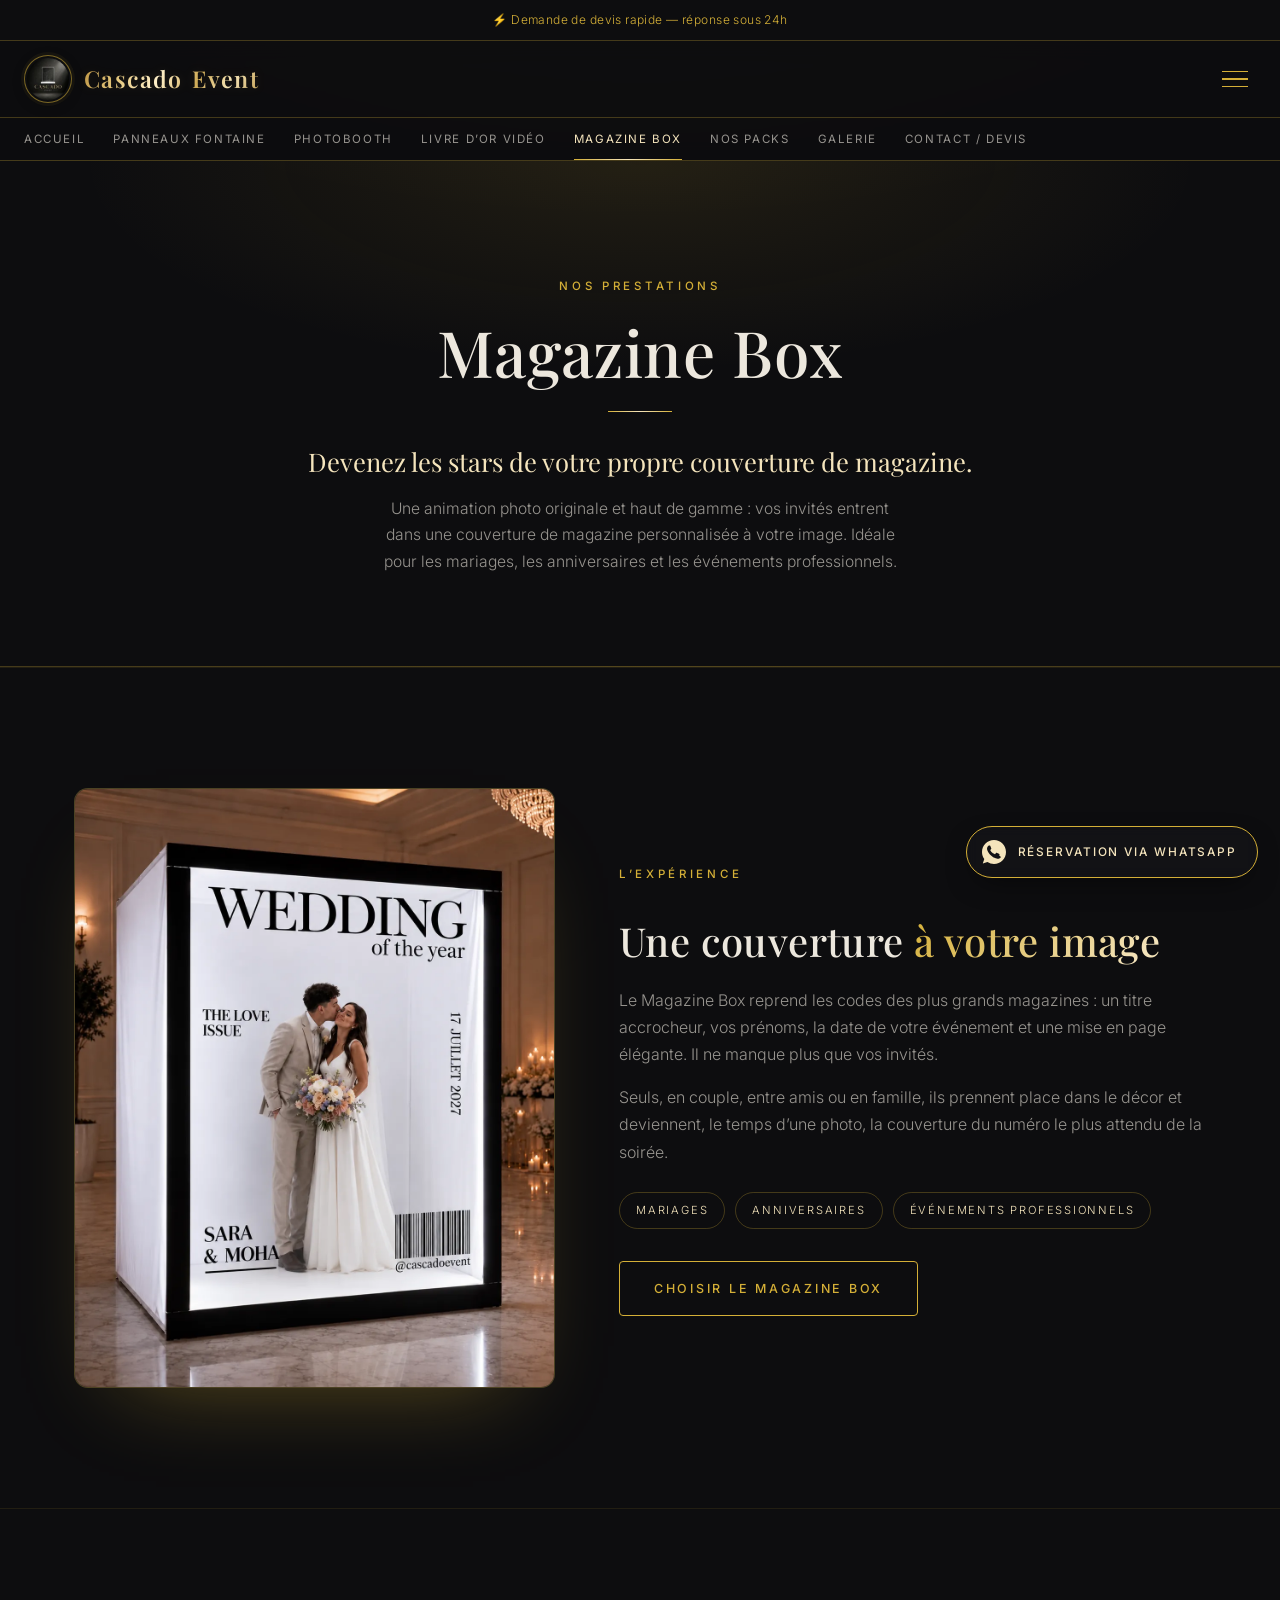
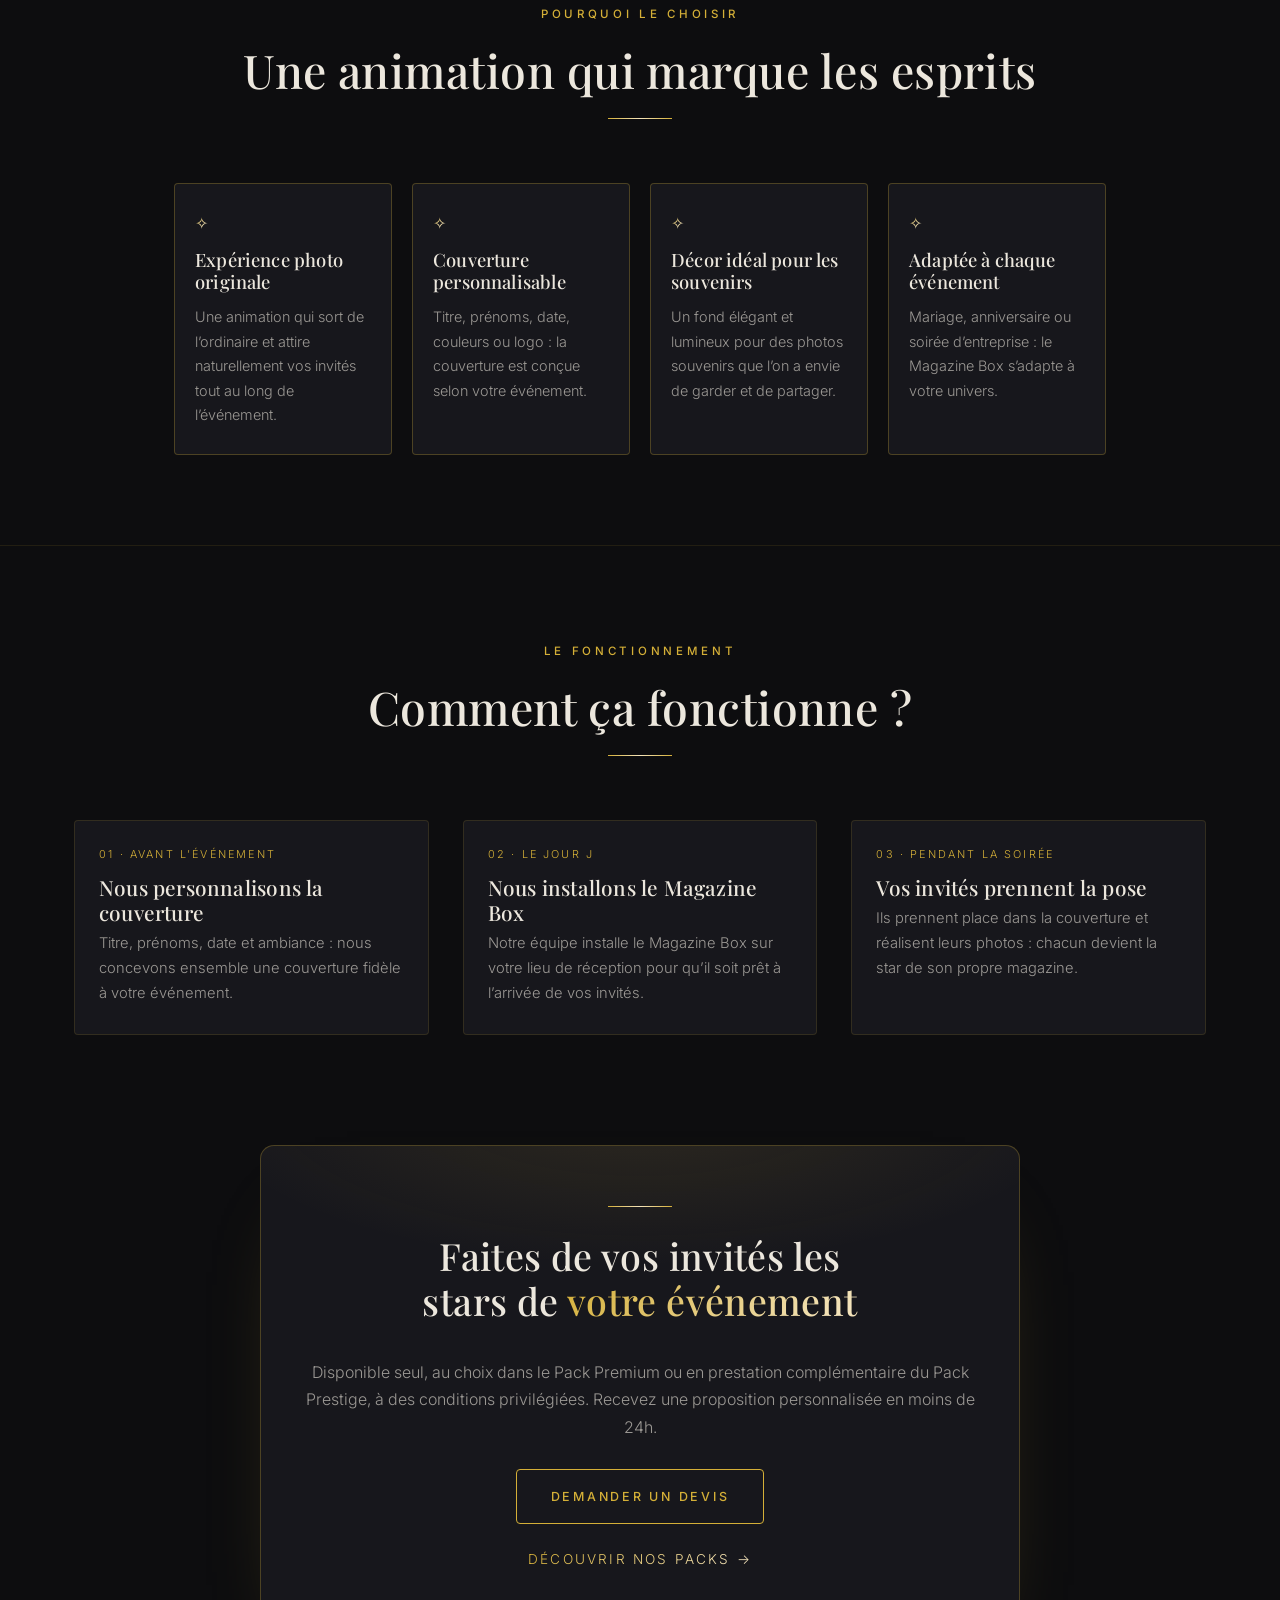
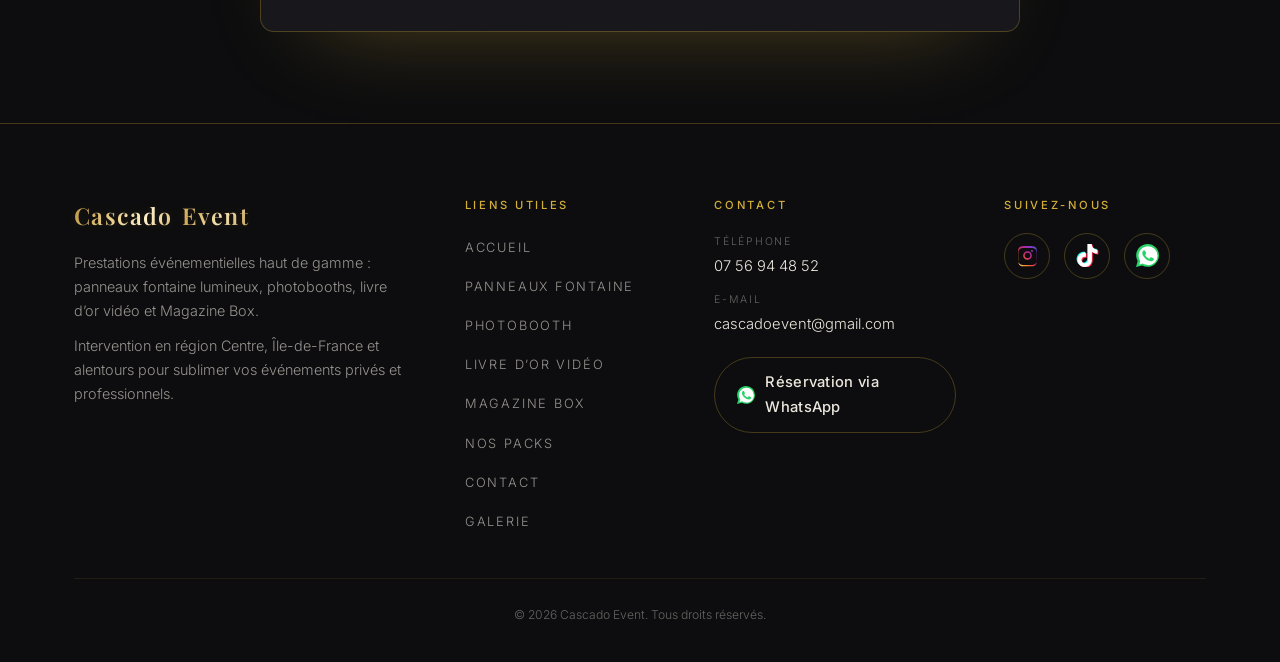
<file: magazine-box.html>
<!DOCTYPE html>

<!--
  ============================================================
  Cascado Event — PAGE MAGAZINE BOX (/magazine-box)
  ------------------------------------------------------------
  Présentation, avantages, fonctionnement et réservation.
  Le bouton de devis présélectionne la prestation (?prestation=magazine-box).
  ============================================================
-->
<html lang="fr">
<head>
  <meta charset="UTF-8" />
  <link rel="icon" href="/favicon.ico" sizes="any" />
  <link rel="shortcut icon" href="/favicon.ico" />
  <link rel="icon" type="image/png" sizes="48x48" href="/favicon-48x48.png" />
  <link rel="icon" type="image/png" sizes="96x96" href="/favicon-96x96.png" />
  <link rel="icon" type="image/png" sizes="192x192" href="/favicon-192x192.png" />
  <link rel="apple-touch-icon" sizes="180x180" href="/apple-touch-icon.png" />
  <meta name="viewport" content="width=device-width, initial-scale=1.0" />
  <title>Magazine Box : animation photo couverture de magazine | Cascado Event</title>
  <meta name="description" content="Le Magazine Box Cascado Event : une animation photo originale où vos invités posent dans une couverture de magazine personnalisée. Pour mariages, anniversaires et événements professionnels." />
  <link rel="canonical" href="https://cascadoevent.fr/magazine-box" />

  <meta property="og:site_name" content="Cascado Event" />
  <meta property="og:title" content="Magazine Box — Cascado Event" />
  <meta property="og:description" content="Devenez les stars de votre propre couverture de magazine : une animation photo originale et personnalisée pour vos événements." />
  <meta property="og:url" content="https://cascadoevent.fr/magazine-box" />
  <meta property="og:type" content="website" />
  <meta property="og:image" content="https://cascadoevent.fr/images/magazine-box.jpg" />
  <meta property="og:image:alt" content="Magazine Box Cascado Event : couverture de magazine personnalisée pour un mariage" />

  <script type="application/ld+json">
  {
    "@context": "https://schema.org",
    "@type": "Service",
    "name": "Magazine Box",
    "serviceType": "Animation photo événementielle",
    "description": "Animation photo originale : les invités posent dans un décor en forme de couverture de magazine, personnalisé selon l’événement.",
    "url": "https://cascadoevent.fr/magazine-box",
    "image": "https://cascadoevent.fr/images/magazine-box.jpg",
    "provider": { "@type": "Organization", "name": "Cascado Event", "url": "https://cascadoevent.fr/" },
    "areaServed": ["Île-de-France", "Centre-Val de Loire"]
  }
  </script>

  <link rel="preconnect" href="https://fonts.googleapis.com" />
  <link rel="preconnect" href="https://fonts.gstatic.com" crossorigin />
  <link
    href="https://fonts.googleapis.com/css2?family=Inter:wght@300;400;500&family=Playfair+Display:wght@400;500;600;700&display=swap"
    rel="stylesheet"
  />
  <link rel="stylesheet" href="/style.css" />
  <noscript>
    <style>.reveal { opacity: 1 !important; transform: none !important; }</style>
  </noscript>
  <style>
    /* Styles propres à la page Magazine Box ; le reste vient de style.css. */
    .magazine-visuel { display: grid; grid-template-columns: minmax(0, 0.9fr) minmax(0, 1.1fr); gap: 64px; align-items: center; }
    .magazine-visuel-photo { margin: 0; overflow: hidden; border: 1px solid var(--or-filet); border-radius: 14px; background: var(--noir-2); box-shadow: 0 40px 90px -50px rgba(212, 175, 55, 0.45); }
    .magazine-visuel-photo img { display: block; width: 100%; height: auto; aspect-ratio: 1122 / 1402; object-fit: cover; }
    .magazine-visuel-texte h2 { font-size: clamp(1.8rem, 3.4vw, 2.5rem); line-height: 1.2; margin: 14px 0 22px; }
    .magazine-visuel-texte p { color: var(--texte-doux); margin-bottom: 16px; }
    .magazine-evenements { display: flex; flex-wrap: wrap; gap: 10px; list-style: none; padding: 0; margin: 26px 0 32px; }
    .magazine-evenements li { padding: 8px 16px; border: 1px solid var(--or-filet); border-radius: 100px; font-size: 0.7rem; letter-spacing: 0.16em; text-transform: uppercase; color: var(--champagne); }
    .magazine-avantages { max-width: 980px; margin: 0 auto; }
    .magazine-avantages-grille { display: grid; grid-template-columns: repeat(4, minmax(0, 1fr)); gap: 20px; }
    .magazine-avantages-grille article { padding: 26px 20px; border: 1px solid var(--or-filet); border-radius: var(--rayon); background: var(--noir-2); }
    .magazine-avantages-grille h3 { font-size: 1.15rem; margin: 12px 0; }
    .magazine-avantages-grille p { font-size: 0.9rem; color: var(--texte-doux); }
    .magazine-cta p { margin-bottom: 28px; color: var(--texte-doux); }
    .magazine-cta .magazine-packs { margin: 24px 0 0; font-size: 0.85rem; letter-spacing: 0.16em; text-transform: uppercase; }
    @media (max-width: 900px) {
      .magazine-visuel { grid-template-columns: minmax(0, 1fr); gap: 40px; }
      .magazine-visuel-photo { width: 100%; max-width: 520px; margin: 0 auto; }
      .magazine-avantages-grille { grid-template-columns: repeat(2, minmax(0, 1fr)); }
    }
    @media (max-width: 600px) {
      .magazine-avantages-grille { grid-template-columns: minmax(0, 1fr); }
      .magazine-visuel-texte .bouton { width: 100%; justify-content: center; }
    }
  </style>
  <!-- Google tag (gtag.js) -->
  <script async src="https://www.googletagmanager.com/gtag/js?id=G-HGM8MF3BRY"></script>
  <script>
    window.dataLayer = window.dataLayer || [];
    function gtag(){dataLayer.push(arguments);}
    gtag('js', new Date());
    gtag('config', 'G-HGM8MF3BRY');
  </script>
</head>
<body>


  <aside class="annonce-barre" aria-label="Les informations Cascado Event">
    <div class="annonce-contenu">
      <div class="annonce-messages" aria-live="off">
        <a class="annonce-message est-visible" href="/contact">⚡ Demande de devis rapide — réponse sous 24h</a>
        <p class="annonce-message" aria-hidden="true" inert>📍 Île-de-France, Centre-Val de Loire &amp; alentours</p>
        <p class="annonce-message" aria-hidden="true" inert>📅 Votre date est unique — pensez à la réserver à l’avance</p>
      </div>
    </div>
  </aside>

  <header class="site-header">
    <div class="conteneur header-contenu">
      <a href="/" class="logo"><picture><source srcset="/images/logo-header.webp" type="image/webp" /><img class="header-logo-image" src="/images/logo-header.jpg" alt="" width="44" height="44" /></picture><span><span class="texte-or">Cascado</span> Event</span></a>
      <button class="menu-burger" id="menu-burger" aria-label="Ouvrir le menu" aria-expanded="false" aria-controls="menu-nav">
        <span></span><span></span><span></span>
      </button>
      <nav class="menu-nav" id="menu-nav" aria-label="Navigation principale">
        <ul>
          <li><a href="/">Accueil</a></li>
          <li class="menu-deroulant">
            <button type="button" class="menu-deroulant-bouton actif" aria-expanded="false" aria-controls="menu-prestations">Nos prestations <span class="menu-chevron" aria-hidden="true"></span></button>
            <ul class="sous-menu" id="menu-prestations">
              <li><a href="/panneaux">Panneaux Fontaine</a></li>
              <li><a href="/photobooth">Photobooth</a></li>
              <li><a href="/livre-or-video">Livre d’or vidéo</a></li>
              <li><a href="/magazine-box" class="actif" aria-current="page">Magazine Box</a></li>
            </ul>
          </li>
          <li><a href="/packs">Nos Packs</a></li>
          <li><a href="/galerie">Galerie</a></li>
          <li><a href="/contact">Contact / Devis</a></li>
        </ul>
      </nav>
    </div>

    <nav class="sous-nav" aria-label="Navigation rapide">
      <ul class="sous-nav-liste">
        <li><a href="/">Accueil</a></li>
        <li><a href="/panneaux">Panneaux Fontaine</a></li>
        <li><a href="/photobooth">Photobooth</a></li>
        <li><a href="/livre-or-video">Livre d’or vidéo</a></li>
        <li><a href="/magazine-box" class="actif" aria-current="page">Magazine Box</a></li>
        <li><a href="/packs">Nos Packs</a></li>
        <li><a href="/galerie">Galerie</a></li>
        <li><a href="/contact">Contact / Devis</a></li>
      </ul>
    </nav>
  </header>


  <main>

    <!-- 1. PRÉSENTATION -->
    <section class="page-entete">
      <div class="conteneur">
        <span class="surtitre">Nos prestations</span>
        <h1>Magazine Box</h1>
        <hr class="filet centre" />
        <p class="page-entete-accroche">Devenez les stars de votre propre couverture de magazine.</p>
        <p class="page-entete-description">Une animation photo originale et haut de gamme : vos invités entrent dans une couverture de magazine personnalisée à votre image. Idéale pour les mariages, les anniversaires et les événements professionnels.</p>
      </div>
    </section>

    <!-- 2. PRÉSENTATION VISUELLE — photo réelle de la prestation.
         Pour ajouter d'autres photos plus tard : les déposer dans /images
         (ex. magazine-box-2.jpg) et les ajouter ici ou dans la galerie. -->
    <section class="section" aria-labelledby="magazine-experience-titre">
      <div class="conteneur magazine-visuel">
        <figure class="magazine-visuel-photo reveal">
          <picture>
            <source srcset="/images/magazine-box.webp" type="image/webp" />
            <img src="/images/magazine-box.jpg" alt="Magazine Box Cascado Event : couple de mariés posant dans une couverture de magazine « Wedding of the year » personnalisée avec leurs prénoms et la date du mariage" width="1122" height="1402" decoding="async" />
          </picture>
        </figure>
        <div class="magazine-visuel-texte reveal">
          <span class="surtitre">L’expérience</span>
          <h2 id="magazine-experience-titre">Une couverture <span class="texte-or">à votre image</span></h2>
          <p>Le Magazine Box reprend les codes des plus grands magazines : un titre accrocheur, vos prénoms, la date de votre événement et une mise en page élégante. Il ne manque plus que vos invités.</p>
          <p>Seuls, en couple, entre amis ou en famille, ils prennent place dans le décor et deviennent, le temps d’une photo, la couverture du numéro le plus attendu de la soirée.</p>
          <ul class="magazine-evenements" aria-label="Événements adaptés">
            <li>Mariages</li>
            <li>Anniversaires</li>
            <li>Événements professionnels</li>
          </ul>
          <a href="/contact?prestation=magazine-box" class="bouton">Choisir le Magazine Box</a>
        </div>
      </div>
    </section>

    <!-- 3. LES AVANTAGES -->
    <section class="section compacte" aria-labelledby="magazine-avantages-titre">
      <div class="conteneur magazine-avantages">
        <div class="entete-section reveal">
          <span class="surtitre">Pourquoi le choisir</span>
          <h2 class="section-titre" id="magazine-avantages-titre">Une animation qui marque les esprits</h2>
          <hr class="filet centre" />
        </div>
        <div class="magazine-avantages-grille reveal">
          <article><span class="texte-or" aria-hidden="true">✧</span><h3>Expérience photo originale</h3><p>Une animation qui sort de l’ordinaire et attire naturellement vos invités tout au long de l’événement.</p></article>
          <article><span class="texte-or" aria-hidden="true">✧</span><h3>Couverture personnalisable</h3><p>Titre, prénoms, date, couleurs ou logo : la couverture est conçue selon votre événement.</p></article>
          <article><span class="texte-or" aria-hidden="true">✧</span><h3>Décor idéal pour les souvenirs</h3><p>Un fond élégant et lumineux pour des photos souvenirs que l’on a envie de garder et de partager.</p></article>
          <article><span class="texte-or" aria-hidden="true">✧</span><h3>Adaptée à chaque événement</h3><p>Mariage, anniversaire ou soirée d’entreprise : le Magazine Box s’adapte à votre univers.</p></article>
        </div>
      </div>
    </section>

    <!-- 4. COMMENT ÇA FONCTIONNE + 5. RÉSERVATION -->
    <section class="section compacte" aria-labelledby="magazine-fonctionnement-titre">
      <div class="conteneur">
        <div class="entete-section reveal">
          <span class="surtitre">Le fonctionnement</span>
          <h2 class="section-titre" id="magazine-fonctionnement-titre">Comment ça fonctionne&nbsp;?</h2>
          <hr class="filet centre" />
        </div>
        <div class="galerie reveal">
          <article class="modele"><div class="modele-corps">
            <span class="modele-tag">01 · Avant l’événement</span>
            <h3>Nous personnalisons la couverture</h3>
            <p>Titre, prénoms, date et ambiance : nous concevons ensemble une couverture fidèle à votre événement.</p>
          </div></article>
          <article class="modele"><div class="modele-corps">
            <span class="modele-tag">02 · Le jour J</span>
            <h3>Nous installons le Magazine Box</h3>
            <p>Notre équipe installe le Magazine Box sur votre lieu de réception pour qu’il soit prêt à l’arrivée de vos invités.</p>
          </div></article>
          <article class="modele"><div class="modele-corps">
            <span class="modele-tag">03 · Pendant la soirée</span>
            <h3>Vos invités prennent la pose</h3>
            <p>Ils prennent place dans la couverture et réalisent leurs photos : chacun devient la star de son propre magazine.</p>
          </div></article>
        </div>

        <section class="panneaux-cta magazine-cta reveal" aria-labelledby="magazine-cta-titre">
          <hr class="filet centre" />
          <h2 class="panneaux-cta-titre" id="magazine-cta-titre">Faites de vos invités les stars de <span class="texte-or">votre événement</span></h2>
          <p>Disponible seul, au choix dans le Pack Premium ou en prestation complémentaire du Pack Prestige, à des conditions privilégiées. Recevez une proposition personnalisée en moins de 24h.</p>
          <a href="/contact?prestation=magazine-box" class="bouton">DEMANDER UN DEVIS</a>
          <p class="magazine-packs"><a href="/packs" class="texte-or">Découvrir nos packs →</a></p>
        </section>
      </div>
    </section>
  </main>



  <footer class="site-footer">
    <div class="conteneur">
      <div class="footer-haut">

        <!-- Présentation -->
        <div class="footer-col footer-marque">
          <a href="/" class="logo"><span class="texte-or">Cascado</span> Event</a>
          <p>
            Prestations événementielles haut de gamme : panneaux fontaine
            lumineux, photobooths, livre d’or vidéo et Magazine Box.
          </p>
          <p>
            Intervention en région Centre, Île-de-France et alentours pour
            sublimer vos événements privés et professionnels.
          </p>
        </div>

        <!-- Liens utiles -->
        <nav class="footer-col footer-nav" aria-label="Liens utiles">
          <span class="footer-titre">Liens utiles</span>
          <ul>
            <li><a href="/">Accueil</a></li>
            <li><a href="/panneaux">Panneaux Fontaine</a></li>
            <li><a href="/photobooth">Photobooth</a></li>
            <li><a href="/livre-or-video">Livre d’or vidéo</a></li>
            <li><a href="/magazine-box">Magazine Box</a></li>
            <li><a href="/packs">Nos Packs</a></li>
            <li><a href="/contact">Contact</a></li>
            <li><a href="/galerie">Galerie</a></li>
          </ul>
        </nav>

        <!-- Coordonnées -->
        <div class="footer-col footer-contact">
          <span class="footer-titre">Contact</span>
          <ul>
            <li>
              <span class="footer-label">Téléphone</span>
              <a href="tel:+33756944852">07&nbsp;56&nbsp;94&nbsp;48&nbsp;52</a>
            </li>
            <li>
              <span class="footer-label">E-mail</span>
              <a href="mailto:cascadoevent@gmail.com">cascadoevent@gmail.com</a>
            </li>
          </ul>
          <a
            class="footer-wa"
            href="https://wa.me/33756944852?text=Bonjour%20Cascado%20Event%2C%20je%20souhaite%20avoir%20un%20devis"
            target="_blank"
            rel="noopener noreferrer"
          >
            <svg class="footer-wa-ico" viewBox="0 0 24 24" aria-hidden="true" focusable="false">
              <path fill="#25D366" d="M.057 24l1.687-6.163a11.867 11.867 0 0 1-1.587-5.945C.16 5.335 5.495 0 12.05 0a11.817 11.817 0 0 1 8.413 3.488 11.824 11.824 0 0 1 3.48 8.414c-.003 6.557-5.338 11.892-11.893 11.892a11.9 11.9 0 0 1-5.688-1.448L.057 24z"/>
              <path fill="#FFFFFF" d="M12.05 21.785h-.004a9.87 9.87 0 0 1-4.71-1.2l-.339-.2-3.5.919.936-3.416-.221-.351a9.878 9.878 0 0 1-1.514-5.26c.002-5.45 4.437-9.884 9.889-9.884a9.821 9.821 0 0 1 6.994 2.898 9.822 9.822 0 0 1 2.895 6.994c-.003 5.45-4.437 9.885-9.887 9.885m5.426-7.403c-.297-.149-1.758-.868-2.031-.967-.272-.099-.47-.148-.669.149-.198.297-.767.967-.94 1.165-.173.198-.347.223-.644.074-.297-.149-1.255-.462-2.39-1.475-.883-.788-1.48-1.761-1.653-2.059-.173-.297-.019-.458.13-.606.134-.133.297-.347.446-.52.149-.174.198-.298.297-.497.099-.198.05-.371-.025-.52-.074-.149-.669-1.612-.916-2.207-.242-.579-.487-.5-.669-.51l-.57-.01c-.198 0-.52.074-.792.372-.272.297-1.04 1.016-1.04 2.479 0 1.462 1.065 2.875 1.213 3.074.149.198 2.096 3.2 5.077 4.487.71.306 1.263.489 1.694.626.712.226 1.36.194 1.872.118.571-.085 1.758-.719 2.006-1.413.248-.694.248-1.29.173-1.414-.074-.124-.272-.198-.57-.347"/>
            </svg>
            Réservation via WhatsApp
          </a>
        </div>

        <!-- Réseaux sociaux -->
        <div class="footer-col footer-social">
          <span class="footer-titre">Suivez-nous</span>
          <div class="footer-social-liens">

            <a class="footer-social-lien" href="https://www.instagram.com/cascadoevent/" target="_blank" rel="noopener noreferrer" aria-label="Instagram Cascado Event">
              <svg viewBox="0 0 24 24" aria-hidden="true" focusable="false">
                <defs>
                  <linearGradient id="footer-ig-grad" x1="0" y1="1" x2="1" y2="0">
                    <stop offset="0%" stop-color="#FEDA75"/>
                    <stop offset="25%" stop-color="#FA7E1E"/>
                    <stop offset="50%" stop-color="#D62976"/>
                    <stop offset="75%" stop-color="#962FBF"/>
                    <stop offset="100%" stop-color="#4F5BD5"/>
                  </linearGradient>
                </defs>
                <path fill="url(#footer-ig-grad)" d="M12 2.16c3.2 0 3.58.01 4.85.07 1.17.05 1.8.25 2.23.42.56.22.96.48 1.38.9.42.42.68.82.9 1.38.16.42.36 1.06.42 2.23.06 1.27.07 1.65.07 4.85s-.01 3.58-.07 4.85c-.06 1.17-.26 1.8-.42 2.23a3.7 3.7 0 0 1-.9 1.38 3.7 3.7 0 0 1-1.38.9c-.42.16-1.06.36-2.23.42-1.27.06-1.65.07-4.85.07s-3.58-.01-4.85-.07c-1.17-.06-1.8-.26-2.23-.42a3.7 3.7 0 0 1-1.38-.9 3.7 3.7 0 0 1-.9-1.38c-.16-.42-.36-1.06-.42-2.23C2.17 15.58 2.16 15.2 2.16 12s.01-3.58.07-4.85c.06-1.17.26-1.8.42-2.23.22-.56.48-.96.9-1.38.42-.42.82-.68 1.38-.9.42-.16 1.06-.36 2.23-.42C8.42 2.17 8.8 2.16 12 2.16zm0 1.98c-3.15 0-3.5.01-4.74.07-1.14.05-1.76.24-2.17.4-.55.21-.94.47-1.35.88-.41.41-.66.8-.88 1.35-.16.41-.35 1.03-.4 2.17-.06 1.24-.07 1.6-.07 4.72s.01 3.48.07 4.72c.05 1.14.24 1.76.4 2.17.22.55.47.94.88 1.35.41.41.8.66 1.35.88.41.16 1.03.35 2.17.4 1.24.06 1.6.07 4.74.07s3.5-.01 4.74-.07c1.14-.05 1.76-.24 2.17-.4.55-.22.94-.47 1.35-.88.41-.41.66-.8.88-1.35.16-.41.35-1.03.4-2.17.06-1.24.07-1.6.07-4.72s-.01-3.48-.07-4.72c-.05-1.14-.24-1.76-.4-2.17a3.64 3.64 0 0 0-.88-1.35 3.64 3.64 0 0 0-1.35-.88c-.41-.16-1.03-.35-2.17-.4-1.24-.06-1.6-.07-4.74-.07zm0 3.36a4.5 4.5 0 1 1 0 9 4.5 4.5 0 0 1 0-9zm0 7.42a2.92 2.92 0 1 0 0-5.84 2.92 2.92 0 0 0 0 5.84zm5.73-7.6a1.05 1.05 0 1 1-2.1 0 1.05 1.05 0 0 1 2.1 0z"/>
              </svg>
            </a>

            <a class="footer-social-lien" href="https://www.tiktok.com/@cascadoevent" target="_blank" rel="noopener noreferrer" aria-label="TikTok Cascado Event">
              <svg viewBox="0 0 24 24" aria-hidden="true" focusable="false">
                <path fill="#25F4EE" transform="translate(-0.9,-0.9)" d="M12.53 0h3.9c.09 1.53.63 3.09 1.75 4.17 1.12 1.11 2.7 1.62 4.24 1.79v4.03c-1.44-.05-2.89-.35-4.2-.97-.57-.26-1.1-.6-1.62-.94-.01 2.92.01 5.84-.02 8.75-.08 1.4-.54 2.79-1.35 3.94-1.31 1.92-3.58 3.17-5.91 3.21-1.43.08-2.86-.31-4.08-1.03-2.02-1.19-3.44-3.37-3.65-5.71-.02-.5-.03-1-.01-1.49.18-1.9 1.12-3.72 2.58-4.96 1.66-1.44 3.98-2.13 6.15-1.72.02 1.48-.04 2.96-.04 4.44-.99-.32-2.15-.23-3.02.37-.63.41-1.11 1.04-1.36 1.75-.21.51-.15 1.07-.14 1.61.24 1.64 1.82 3.02 3.5 2.87 1.12-.01 2.19-.66 2.77-1.61.19-.33.4-.67.41-1.06.1-1.79.06-3.57.07-5.36.01-4.03-.01-8.05.02-12.07z"/>
                <path fill="#FE2C55" transform="translate(0.9,0.9)" d="M12.53 0h3.9c.09 1.53.63 3.09 1.75 4.17 1.12 1.11 2.7 1.62 4.24 1.79v4.03c-1.44-.05-2.89-.35-4.2-.97-.57-.26-1.1-.6-1.62-.94-.01 2.92.01 5.84-.02 8.75-.08 1.4-.54 2.79-1.35 3.94-1.31 1.92-3.58 3.17-5.91 3.21-1.43.08-2.86-.31-4.08-1.03-2.02-1.19-3.44-3.37-3.65-5.71-.02-.5-.03-1-.01-1.49.18-1.9 1.12-3.72 2.58-4.96 1.66-1.44 3.98-2.13 6.15-1.72.02 1.48-.04 2.96-.04 4.44-.99-.32-2.15-.23-3.02.37-.63.41-1.11 1.04-1.36 1.75-.21.51-.15 1.07-.14 1.61.24 1.64 1.82 3.02 3.5 2.87 1.12-.01 2.19-.66 2.77-1.61.19-.33.4-.67.41-1.06.1-1.79.06-3.57.07-5.36.01-4.03-.01-8.05.02-12.07z"/>
                <path fill="#FFFFFF" d="M12.53 0h3.9c.09 1.53.63 3.09 1.75 4.17 1.12 1.11 2.7 1.62 4.24 1.79v4.03c-1.44-.05-2.89-.35-4.2-.97-.57-.26-1.1-.6-1.62-.94-.01 2.92.01 5.84-.02 8.75-.08 1.4-.54 2.79-1.35 3.94-1.31 1.92-3.58 3.17-5.91 3.21-1.43.08-2.86-.31-4.08-1.03-2.02-1.19-3.44-3.37-3.65-5.71-.02-.5-.03-1-.01-1.49.18-1.9 1.12-3.72 2.58-4.96 1.66-1.44 3.98-2.13 6.15-1.72.02 1.48-.04 2.96-.04 4.44-.99-.32-2.15-.23-3.02.37-.63.41-1.11 1.04-1.36 1.75-.21.51-.15 1.07-.14 1.61.24 1.64 1.82 3.02 3.5 2.87 1.12-.01 2.19-.66 2.77-1.61.19-.33.4-.67.41-1.06.1-1.79.06-3.57.07-5.36.01-4.03-.01-8.05.02-12.07z"/>
              </svg>
            </a>

            <a class="footer-social-lien" href="https://wa.me/33756944852" target="_blank" rel="noopener noreferrer" aria-label="WhatsApp Cascado Event">
              <svg viewBox="0 0 24 24" aria-hidden="true" focusable="false">
                <path fill="#25D366" d="M.057 24l1.687-6.163a11.867 11.867 0 0 1-1.587-5.945C.16 5.335 5.495 0 12.05 0a11.817 11.817 0 0 1 8.413 3.488 11.824 11.824 0 0 1 3.48 8.414c-.003 6.557-5.338 11.892-11.893 11.892a11.9 11.9 0 0 1-5.688-1.448L.057 24z"/>
                <path fill="#FFFFFF" d="M12.05 21.785h-.004a9.87 9.87 0 0 1-4.71-1.2l-.339-.2-3.5.919.936-3.416-.221-.351a9.878 9.878 0 0 1-1.514-5.26c.002-5.45 4.437-9.884 9.889-9.884a9.821 9.821 0 0 1 6.994 2.898 9.822 9.822 0 0 1 2.895 6.994c-.003 5.45-4.437 9.885-9.887 9.885m5.426-7.403c-.297-.149-1.758-.868-2.031-.967-.272-.099-.47-.148-.669.149-.198.297-.767.967-.94 1.165-.173.198-.347.223-.644.074-.297-.149-1.255-.462-2.39-1.475-.883-.788-1.48-1.761-1.653-2.059-.173-.297-.019-.458.13-.606.134-.133.297-.347.446-.52.149-.174.198-.298.297-.497.099-.198.05-.371-.025-.52-.074-.149-.669-1.612-.916-2.207-.242-.579-.487-.5-.669-.51l-.57-.01c-.198 0-.52.074-.792.372-.272.297-1.04 1.016-1.04 2.479 0 1.462 1.065 2.875 1.213 3.074.149.198 2.096 3.2 5.077 4.487.71.306 1.263.489 1.694.626.712.226 1.36.194 1.872.118.571-.085 1.758-.719 2.006-1.413.248-.694.248-1.29.173-1.414-.074-.124-.272-.198-.57-.347"/>
              </svg>
            </a>

          </div>
        </div>

      </div>

      <div class="footer-bas">
        <span>&copy; <span id="annee">2026</span> Cascado Event. Tous droits réservés.</span>
      </div>
    </div>
  </footer>


  <a
    class="wa-flottant"
    href="https://wa.me/33756944852?text=Bonjour%20Cascado%20Event%2C%20je%20souhaite%20avoir%20un%20devis."
    target="_blank"
    rel="noopener"
    aria-label="Réservation via WhatsApp"
  >

    <svg class="wa-icone" viewBox="0 0 32 32" width="24" height="24" aria-hidden="true" focusable="false">
      <path fill="currentColor" d="M16.004 0h-.008C7.174 0 .002 7.174.002 16c0 3.5 1.128 6.744 3.046 9.376L1.05 31.36l6.19-1.98A15.9 15.9 0 0 0 16.004 32C24.826 32 32 24.826 32 16S24.826 0 16.004 0zm9.312 22.594c-.386 1.09-1.918 1.994-3.14 2.258-.836.178-1.928.32-5.604-1.204-4.7-1.948-7.726-6.724-7.962-7.034-.226-.31-1.9-2.53-1.9-4.826s1.174-3.424 1.65-3.91c.394-.404.87-.588 1.4-.588.17 0 .322.008.46.014.406.018.61.042.878.684.33.804 1.15 2.798 1.248 3.004.1.206.166.446.03.756-.128.32-.24.446-.446.686-.206.24-.402.424-.608.682-.188.224-.4.466-.164.87.236.396 1.05 1.73 2.254 2.802 1.552 1.384 2.82 1.826 3.266 2.012.332.138.728.106.97-.152.308-.33.688-.878 1.074-1.42.274-.388.62-.436.984-.3.37.128 2.354 1.11 2.756 1.31.402.2.668.296.766.462.098.166.098.964-.288 2.054z"/>
    </svg>
    <span class="wa-texte">Réservation via WhatsApp</span>
  </a>

  <script src="/script.js"></script>
  <script src="/announcement.js"></script>
</body>
</html>
</file>
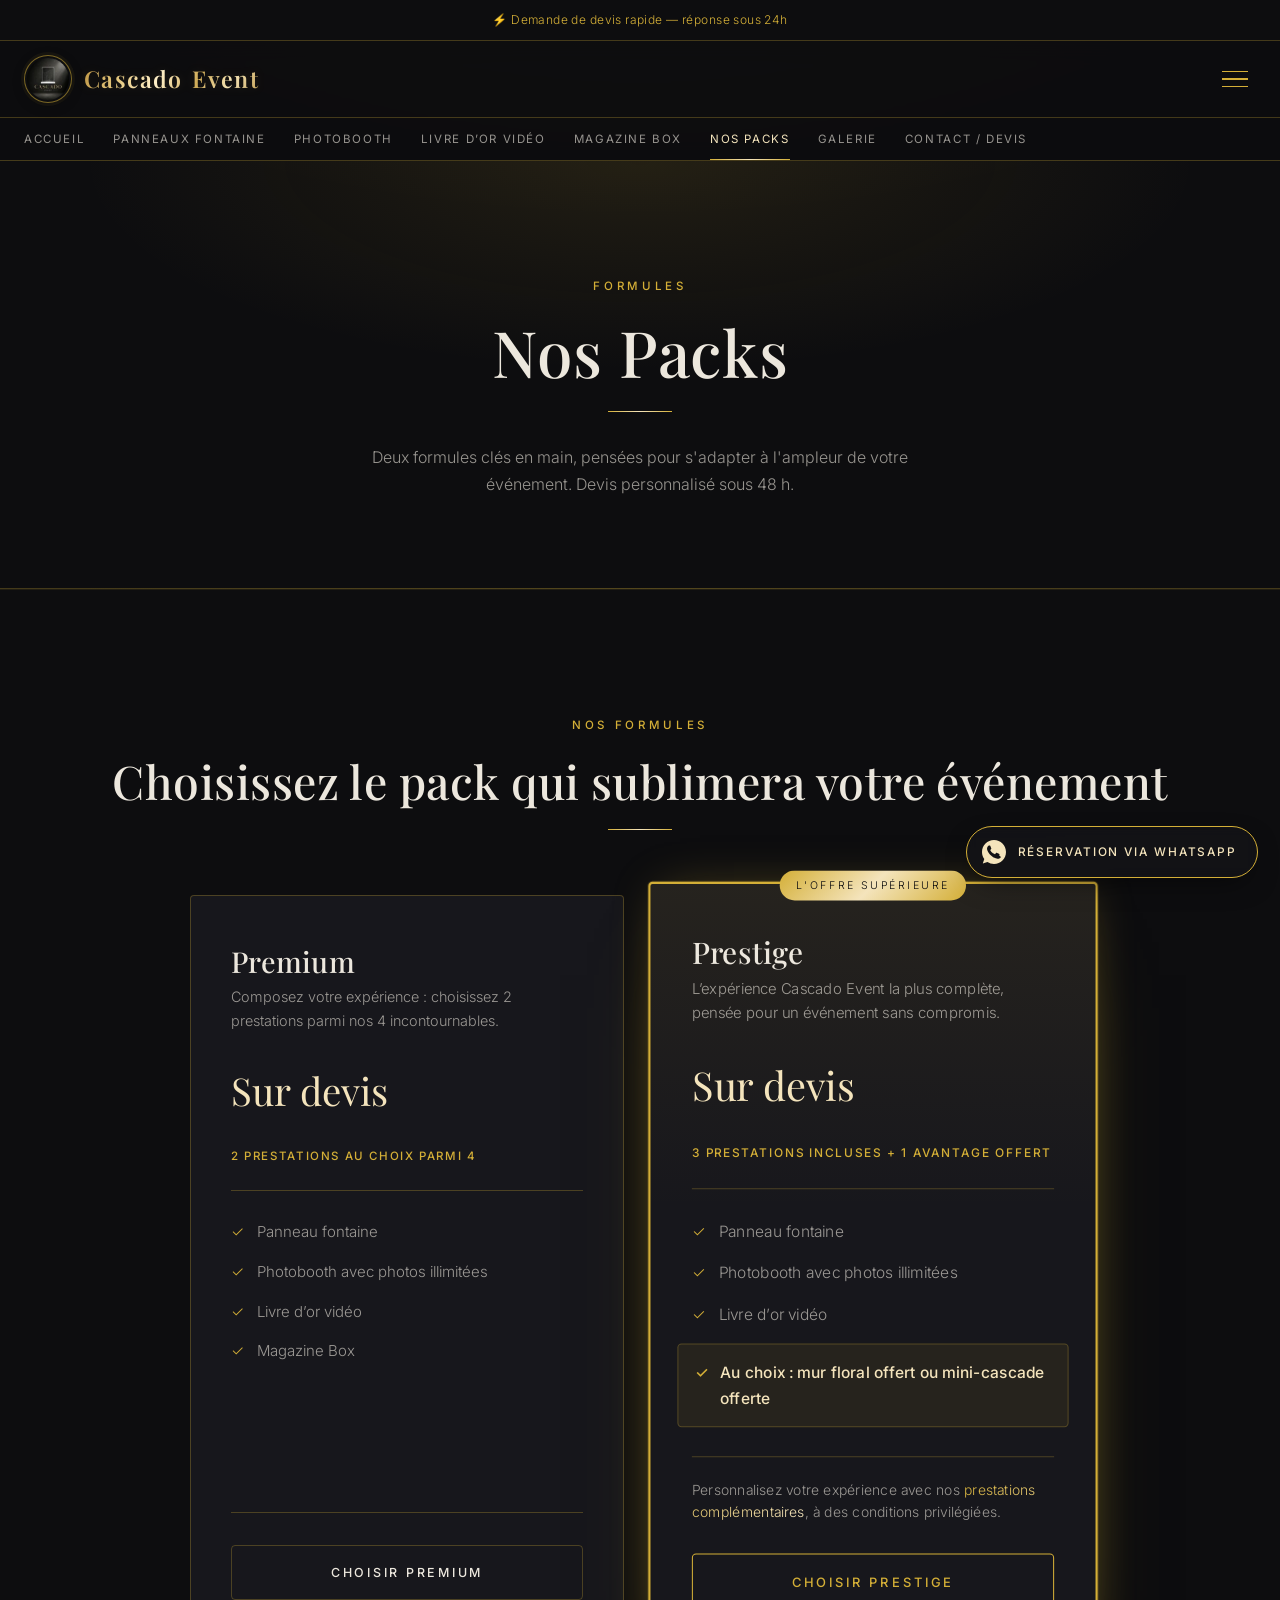
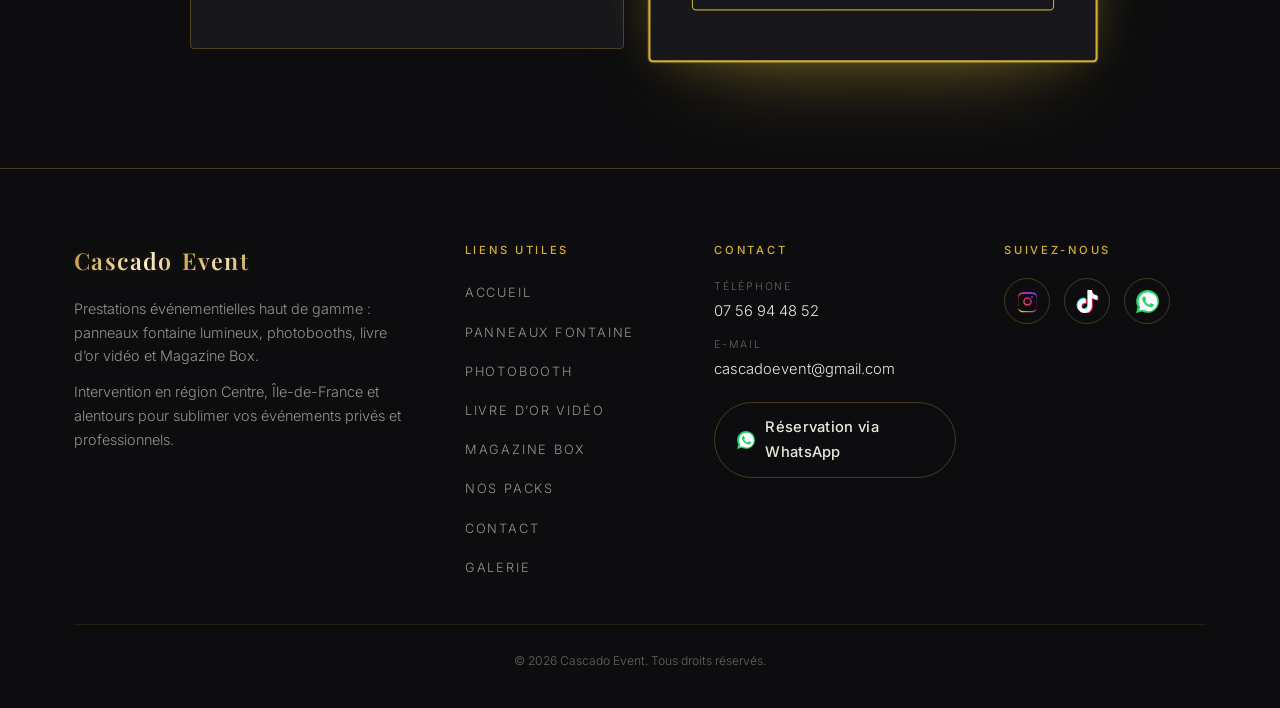
<file: packs.html>
<!DOCTYPE html>
<!--
  ============================================================
  Cascado Event — PAGE PACKS (packs/index.html)
  ------------------------------------------------------------
  Deux formules côte à côte : Premium et Prestige.
  Le Prestige est mis en avant (classe "prestige").
  Complétez les listes « À REMPLIR » avec vos prestations
  et remplacez « Sur devis » par vos tarifs si vous les affichez.
  ============================================================
-->
<html lang="fr">
<head>
  <meta charset="UTF-8" />
  <meta property="og:site_name" content="Cascado Event" />
  <link rel="icon" href="/favicon.ico" sizes="any" />
  <link rel="shortcut icon" href="/favicon.ico" />
  <link rel="icon" type="image/png" sizes="48x48" href="/favicon-48x48.png" />
  <link rel="icon" type="image/png" sizes="96x96" href="/favicon-96x96.png" />
  <link rel="icon" type="image/png" sizes="192x192" href="/favicon-192x192.png" />
  <link rel="apple-touch-icon" sizes="180x180" href="/apple-touch-icon.png" />
  <meta name="viewport" content="width=device-width, initial-scale=1.0" />

  <title>Packs Premium &amp; Prestige — Cascado Event</title>
  <meta name="description" content="Les formules Cascado Event : Pack Premium, 2 prestations au choix parmi 4, et Pack Prestige, 3 prestations incluses, 1 avantage offert et des prestations complémentaires à des conditions privilégiées." />
  <link rel="canonical" href="https://cascadoevent.fr/packs" />

  <link rel="preconnect" href="https://fonts.googleapis.com" />
  <link rel="preconnect" href="https://fonts.gstatic.com" crossorigin />
  <link
    href="https://fonts.googleapis.com/css2?family=Inter:wght@300;400;500&family=Playfair+Display:wght@400;500;600;700&display=swap"
    rel="stylesheet"
  />
  <link rel="stylesheet" href="/style.css" />

  <!-- Affichage garanti même si le JavaScript est désactivé -->
  <noscript>
    <style>.reveal { opacity: 1 !important; transform: none !important; }</style>
  </noscript>
  <!-- Google tag (gtag.js) -->
  <script async src="https://www.googletagmanager.com/gtag/js?id=G-HGM8MF3BRY"></script>
  <script>
    window.dataLayer = window.dataLayer || [];
    function gtag(){dataLayer.push(arguments);}
    gtag('js', new Date());
    gtag('config', 'G-HGM8MF3BRY');
  </script>
</head>

<body>

  <!-- EN-TÊTE COMMUN (classe "actif" sur Packs) -->
  <aside class="annonce-barre" aria-label="Les informations Cascado Event">
    <div class="annonce-contenu">
      <div class="annonce-messages" aria-live="off">
        <a class="annonce-message est-visible" href="/contact">⚡ Demande de devis rapide — réponse sous 24h</a>
        <p class="annonce-message" aria-hidden="true" inert>📍 Île-de-France, Centre-Val de Loire &amp; alentours</p>
        <p class="annonce-message" aria-hidden="true" inert>📅 Votre date est unique — pensez à la réserver à l’avance</p>
      </div>
    </div>
  </aside>

  <header class="site-header">
    <div class="conteneur header-contenu">
      <a href="/" class="logo"><picture><source srcset="/images/logo-header.webp" type="image/webp" /><img class="header-logo-image" src="/images/logo-header.jpg" alt="" width="44" height="44" /></picture><span><span class="texte-or">Cascado</span> Event</span></a>
      <button class="menu-burger" id="menu-burger" aria-label="Ouvrir le menu" aria-expanded="false" aria-controls="menu-nav">
        <span></span><span></span><span></span>
      </button>
      <nav class="menu-nav" id="menu-nav" aria-label="Navigation principale">
        <ul>
          <li><a href="/">Accueil</a></li>
          <li class="menu-deroulant">
            <button type="button" class="menu-deroulant-bouton" aria-expanded="false" aria-controls="menu-prestations">Nos prestations <span class="menu-chevron" aria-hidden="true"></span></button>
            <ul class="sous-menu" id="menu-prestations">
              <li><a href="/panneaux">Panneaux Fontaine</a></li>
              <li><a href="/photobooth">Photobooth</a></li>
              <li><a href="/livre-or-video">Livre d’or vidéo</a></li>
              <li><a href="/magazine-box">Magazine Box</a></li>
            </ul>
          </li>
          <li><a href="/packs" class="actif" aria-current="page">Nos Packs</a></li>
          <li><a href="/galerie">Galerie</a></li>
          <li><a href="/contact">Contact / Devis</a></li>
        </ul>
      </nav>
    </div>

    <nav class="sous-nav" aria-label="Navigation rapide">
      <ul class="sous-nav-liste">
        <li><a href="/">Accueil</a></li>
        <li><a href="/panneaux">Panneaux Fontaine</a></li>
        <li><a href="/photobooth">Photobooth</a></li>
        <li><a href="/livre-or-video">Livre d’or vidéo</a></li>
        <li><a href="/magazine-box">Magazine Box</a></li>
        <li><a href="/packs" class="actif" aria-current="page">Nos Packs</a></li>
        <li><a href="/galerie">Galerie</a></li>
        <li><a href="/contact">Contact / Devis</a></li>
      </ul>
    </nav>
  </header>


  <main>

    <!-- EN-TÊTE DE PAGE -->
    <section class="page-entete">
      <div class="conteneur">
        <span class="surtitre">Formules</span>
        <h1>Nos Packs</h1>
        <hr class="filet centre" />
        <p>
          <!-- À REMPLIR : phrase d'introduction sur vos formules -->
          Deux formules clés en main, pensées pour s'adapter à l'ampleur de votre
          événement. Devis personnalisé sous 48&nbsp;h.
        </p>
      </div>
    </section>


    <!-- LES DEUX PACKS -->
    <section class="section">
      <div class="conteneur">
        <div class="entete-section reveal">
          <span class="surtitre">NOS FORMULES</span>
          <h2 class="section-titre">Choisissez le pack qui sublimera votre événement</h2>
          <hr class="filet centre" />
        </div>
        <div class="packs-grille reveal">

          <!-- ============ PACK PREMIUM ============ -->
          <div class="pack">
            <h3 class="pack-nom">Premium</h3>
            <p class="pack-accroche">
              Composez votre expérience : choisissez 2 prestations parmi nos
              4 incontournables.
            </p>
            <div class="pack-prix" data-prix="premium">
              Sur devis
            </div>

            <p class="pack-choix">2 prestations au choix parmi 4</p>
            <ul class="pack-liste">
              <li>Panneau fontaine</li>
              <li>Photobooth avec photos illimitées</li>
              <li>Livre d’or vidéo</li>
              <li>Magazine Box</li>
            </ul>

            <a href="/contact" class="bouton fantome">Choisir Premium</a>
          </div>


          <!-- ============ PACK PRESTIGE (mis en avant) ============ -->
          <div class="pack prestige">
            <span class="pack-badge">L'offre supérieure</span>
            <h3 class="pack-nom">Prestige</h3>
            <p class="pack-accroche">
              L’expérience Cascado Event la plus complète, pensée pour un
              événement sans compromis.
            </p>
            <div class="pack-prix" data-prix="prestige">
              Sur devis
            </div>

            <p class="pack-choix">3 prestations incluses + 1 avantage offert</p>
            <ul class="pack-liste">
              <li>Panneau fontaine</li>
              <li>Photobooth avec photos illimitées</li>
              <li>Livre d’or vidéo</li>
              <li class="pack-plus">Au choix : mur floral offert ou mini-cascade offerte</li>
            </ul>
            <p class="pack-complements">Personnalisez votre expérience avec nos <span class="texte-or">prestations complémentaires</span>, à des conditions privilégiées.</p>

            <a href="/contact" class="bouton">Choisir Prestige</a>
          </div>

        </div>

      </div>
    </section>

  </main>


  <!-- PIED DE PAGE COMMUN -->
  <footer class="site-footer">
    <div class="conteneur">
      <div class="footer-haut">

        <!-- Présentation -->
        <div class="footer-col footer-marque">
          <a href="/" class="logo"><span class="texte-or">Cascado</span> Event</a>
          <p>
            Prestations événementielles haut de gamme : panneaux fontaine
            lumineux, photobooths, livre d’or vidéo et Magazine Box.
          </p>
          <p>
            Intervention en région Centre, Île-de-France et alentours pour
            sublimer vos événements privés et professionnels.
          </p>
        </div>

        <!-- Liens utiles -->
        <nav class="footer-col footer-nav" aria-label="Liens utiles">
          <span class="footer-titre">Liens utiles</span>
          <ul>
            <li><a href="/">Accueil</a></li>
            <li><a href="/panneaux">Panneaux Fontaine</a></li>
            <li><a href="/photobooth">Photobooth</a></li>
            <li><a href="/livre-or-video">Livre d’or vidéo</a></li>
            <li><a href="/magazine-box">Magazine Box</a></li>
            <li><a href="/packs">Nos Packs</a></li>
            <li><a href="/contact">Contact</a></li>
            <li><a href="/galerie">Galerie</a></li>
          </ul>
        </nav>

        <!-- Coordonnées -->
        <div class="footer-col footer-contact">
          <span class="footer-titre">Contact</span>
          <ul>
            <li>
              <span class="footer-label">Téléphone</span>
              <a href="tel:+33756944852">07&nbsp;56&nbsp;94&nbsp;48&nbsp;52</a>
            </li>
            <li>
              <span class="footer-label">E-mail</span>
              <a href="mailto:cascadoevent@gmail.com">cascadoevent@gmail.com</a>
            </li>
          </ul>
          <a
            class="footer-wa"
            href="https://wa.me/33756944852?text=Bonjour%20Cascado%20Event%2C%20je%20souhaite%20avoir%20un%20devis"
            target="_blank"
            rel="noopener noreferrer"
          >
            <svg class="footer-wa-ico" viewBox="0 0 24 24" aria-hidden="true" focusable="false">
              <path fill="#25D366" d="M.057 24l1.687-6.163a11.867 11.867 0 0 1-1.587-5.945C.16 5.335 5.495 0 12.05 0a11.817 11.817 0 0 1 8.413 3.488 11.824 11.824 0 0 1 3.48 8.414c-.003 6.557-5.338 11.892-11.893 11.892a11.9 11.9 0 0 1-5.688-1.448L.057 24z"/>
              <path fill="#FFFFFF" d="M12.05 21.785h-.004a9.87 9.87 0 0 1-4.71-1.2l-.339-.2-3.5.919.936-3.416-.221-.351a9.878 9.878 0 0 1-1.514-5.26c.002-5.45 4.437-9.884 9.889-9.884a9.821 9.821 0 0 1 6.994 2.898 9.822 9.822 0 0 1 2.895 6.994c-.003 5.45-4.437 9.885-9.887 9.885m5.426-7.403c-.297-.149-1.758-.868-2.031-.967-.272-.099-.47-.148-.669.149-.198.297-.767.967-.94 1.165-.173.198-.347.223-.644.074-.297-.149-1.255-.462-2.39-1.475-.883-.788-1.48-1.761-1.653-2.059-.173-.297-.019-.458.13-.606.134-.133.297-.347.446-.52.149-.174.198-.298.297-.497.099-.198.05-.371-.025-.52-.074-.149-.669-1.612-.916-2.207-.242-.579-.487-.5-.669-.51l-.57-.01c-.198 0-.52.074-.792.372-.272.297-1.04 1.016-1.04 2.479 0 1.462 1.065 2.875 1.213 3.074.149.198 2.096 3.2 5.077 4.487.71.306 1.263.489 1.694.626.712.226 1.36.194 1.872.118.571-.085 1.758-.719 2.006-1.413.248-.694.248-1.29.173-1.414-.074-.124-.272-.198-.57-.347"/>
            </svg>
            Réservation via WhatsApp
          </a>
        </div>

        <!-- Réseaux sociaux -->
        <div class="footer-col footer-social">
          <span class="footer-titre">Suivez-nous</span>
          <div class="footer-social-liens">

            <a class="footer-social-lien" href="https://www.instagram.com/cascadoevent/" target="_blank" rel="noopener noreferrer" aria-label="Instagram Cascado Event">
              <svg viewBox="0 0 24 24" aria-hidden="true" focusable="false">
                <defs>
                  <linearGradient id="footer-ig-grad" x1="0" y1="1" x2="1" y2="0">
                    <stop offset="0%" stop-color="#FEDA75"/>
                    <stop offset="25%" stop-color="#FA7E1E"/>
                    <stop offset="50%" stop-color="#D62976"/>
                    <stop offset="75%" stop-color="#962FBF"/>
                    <stop offset="100%" stop-color="#4F5BD5"/>
                  </linearGradient>
                </defs>
                <path fill="url(#footer-ig-grad)" d="M12 2.16c3.2 0 3.58.01 4.85.07 1.17.05 1.8.25 2.23.42.56.22.96.48 1.38.9.42.42.68.82.9 1.38.16.42.36 1.06.42 2.23.06 1.27.07 1.65.07 4.85s-.01 3.58-.07 4.85c-.06 1.17-.26 1.8-.42 2.23a3.7 3.7 0 0 1-.9 1.38 3.7 3.7 0 0 1-1.38.9c-.42.16-1.06.36-2.23.42-1.27.06-1.65.07-4.85.07s-3.58-.01-4.85-.07c-1.17-.06-1.8-.26-2.23-.42a3.7 3.7 0 0 1-1.38-.9 3.7 3.7 0 0 1-.9-1.38c-.16-.42-.36-1.06-.42-2.23C2.17 15.58 2.16 15.2 2.16 12s.01-3.58.07-4.85c.06-1.17.26-1.8.42-2.23.22-.56.48-.96.9-1.38.42-.42.82-.68 1.38-.9.42-.16 1.06-.36 2.23-.42C8.42 2.17 8.8 2.16 12 2.16zm0 1.98c-3.15 0-3.5.01-4.74.07-1.14.05-1.76.24-2.17.4-.55.21-.94.47-1.35.88-.41.41-.66.8-.88 1.35-.16.41-.35 1.03-.4 2.17-.06 1.24-.07 1.6-.07 4.72s.01 3.48.07 4.72c.05 1.14.24 1.76.4 2.17.22.55.47.94.88 1.35.41.41.8.66 1.35.88.41.16 1.03.35 2.17.4 1.24.06 1.6.07 4.74.07s3.5-.01 4.74-.07c1.14-.05 1.76-.24 2.17-.4.55-.22.94-.47 1.35-.88.41-.41.66-.8.88-1.35.16-.41.35-1.03.4-2.17.06-1.24.07-1.6.07-4.72s-.01-3.48-.07-4.72c-.05-1.14-.24-1.76-.4-2.17a3.64 3.64 0 0 0-.88-1.35 3.64 3.64 0 0 0-1.35-.88c-.41-.16-1.03-.35-2.17-.4-1.24-.06-1.6-.07-4.74-.07zm0 3.36a4.5 4.5 0 1 1 0 9 4.5 4.5 0 0 1 0-9zm0 7.42a2.92 2.92 0 1 0 0-5.84 2.92 2.92 0 0 0 0 5.84zm5.73-7.6a1.05 1.05 0 1 1-2.1 0 1.05 1.05 0 0 1 2.1 0z"/>
              </svg>
            </a>

            <a class="footer-social-lien" href="https://www.tiktok.com/@cascadoevent" target="_blank" rel="noopener noreferrer" aria-label="TikTok Cascado Event">
              <svg viewBox="0 0 24 24" aria-hidden="true" focusable="false">
                <path fill="#25F4EE" transform="translate(-0.9,-0.9)" d="M12.53 0h3.9c.09 1.53.63 3.09 1.75 4.17 1.12 1.11 2.7 1.62 4.24 1.79v4.03c-1.44-.05-2.89-.35-4.2-.97-.57-.26-1.1-.6-1.62-.94-.01 2.92.01 5.84-.02 8.75-.08 1.4-.54 2.79-1.35 3.94-1.31 1.92-3.58 3.17-5.91 3.21-1.43.08-2.86-.31-4.08-1.03-2.02-1.19-3.44-3.37-3.65-5.71-.02-.5-.03-1-.01-1.49.18-1.9 1.12-3.72 2.58-4.96 1.66-1.44 3.98-2.13 6.15-1.72.02 1.48-.04 2.96-.04 4.44-.99-.32-2.15-.23-3.02.37-.63.41-1.11 1.04-1.36 1.75-.21.51-.15 1.07-.14 1.61.24 1.64 1.82 3.02 3.5 2.87 1.12-.01 2.19-.66 2.77-1.61.19-.33.4-.67.41-1.06.1-1.79.06-3.57.07-5.36.01-4.03-.01-8.05.02-12.07z"/>
                <path fill="#FE2C55" transform="translate(0.9,0.9)" d="M12.53 0h3.9c.09 1.53.63 3.09 1.75 4.17 1.12 1.11 2.7 1.62 4.24 1.79v4.03c-1.44-.05-2.89-.35-4.2-.97-.57-.26-1.1-.6-1.62-.94-.01 2.92.01 5.84-.02 8.75-.08 1.4-.54 2.79-1.35 3.94-1.31 1.92-3.58 3.17-5.91 3.21-1.43.08-2.86-.31-4.08-1.03-2.02-1.19-3.44-3.37-3.65-5.71-.02-.5-.03-1-.01-1.49.18-1.9 1.12-3.72 2.58-4.96 1.66-1.44 3.98-2.13 6.15-1.72.02 1.48-.04 2.96-.04 4.44-.99-.32-2.15-.23-3.02.37-.63.41-1.11 1.04-1.36 1.75-.21.51-.15 1.07-.14 1.61.24 1.64 1.82 3.02 3.5 2.87 1.12-.01 2.19-.66 2.77-1.61.19-.33.4-.67.41-1.06.1-1.79.06-3.57.07-5.36.01-4.03-.01-8.05.02-12.07z"/>
                <path fill="#FFFFFF" d="M12.53 0h3.9c.09 1.53.63 3.09 1.75 4.17 1.12 1.11 2.7 1.62 4.24 1.79v4.03c-1.44-.05-2.89-.35-4.2-.97-.57-.26-1.1-.6-1.62-.94-.01 2.92.01 5.84-.02 8.75-.08 1.4-.54 2.79-1.35 3.94-1.31 1.92-3.58 3.17-5.91 3.21-1.43.08-2.86-.31-4.08-1.03-2.02-1.19-3.44-3.37-3.65-5.71-.02-.5-.03-1-.01-1.49.18-1.9 1.12-3.72 2.58-4.96 1.66-1.44 3.98-2.13 6.15-1.72.02 1.48-.04 2.96-.04 4.44-.99-.32-2.15-.23-3.02.37-.63.41-1.11 1.04-1.36 1.75-.21.51-.15 1.07-.14 1.61.24 1.64 1.82 3.02 3.5 2.87 1.12-.01 2.19-.66 2.77-1.61.19-.33.4-.67.41-1.06.1-1.79.06-3.57.07-5.36.01-4.03-.01-8.05.02-12.07z"/>
              </svg>
            </a>

            <a class="footer-social-lien" href="https://wa.me/33756944852" target="_blank" rel="noopener noreferrer" aria-label="WhatsApp Cascado Event">
              <svg viewBox="0 0 24 24" aria-hidden="true" focusable="false">
                <path fill="#25D366" d="M.057 24l1.687-6.163a11.867 11.867 0 0 1-1.587-5.945C.16 5.335 5.495 0 12.05 0a11.817 11.817 0 0 1 8.413 3.488 11.824 11.824 0 0 1 3.48 8.414c-.003 6.557-5.338 11.892-11.893 11.892a11.9 11.9 0 0 1-5.688-1.448L.057 24z"/>
                <path fill="#FFFFFF" d="M12.05 21.785h-.004a9.87 9.87 0 0 1-4.71-1.2l-.339-.2-3.5.919.936-3.416-.221-.351a9.878 9.878 0 0 1-1.514-5.26c.002-5.45 4.437-9.884 9.889-9.884a9.821 9.821 0 0 1 6.994 2.898 9.822 9.822 0 0 1 2.895 6.994c-.003 5.45-4.437 9.885-9.887 9.885m5.426-7.403c-.297-.149-1.758-.868-2.031-.967-.272-.099-.47-.148-.669.149-.198.297-.767.967-.94 1.165-.173.198-.347.223-.644.074-.297-.149-1.255-.462-2.39-1.475-.883-.788-1.48-1.761-1.653-2.059-.173-.297-.019-.458.13-.606.134-.133.297-.347.446-.52.149-.174.198-.298.297-.497.099-.198.05-.371-.025-.52-.074-.149-.669-1.612-.916-2.207-.242-.579-.487-.5-.669-.51l-.57-.01c-.198 0-.52.074-.792.372-.272.297-1.04 1.016-1.04 2.479 0 1.462 1.065 2.875 1.213 3.074.149.198 2.096 3.2 5.077 4.487.71.306 1.263.489 1.694.626.712.226 1.36.194 1.872.118.571-.085 1.758-.719 2.006-1.413.248-.694.248-1.29.173-1.414-.074-.124-.272-.198-.57-.347"/>
              </svg>
            </a>

          </div>
        </div>

      </div>

      <div class="footer-bas">
        <span>&copy; <span id="annee">2026</span> Cascado Event. Tous droits réservés.</span>
      </div>
    </div>
  </footer>

  <!--
    ============================================================
    BOUTON WHATSAPP FLOTTANT — présent sur toutes les pages
    ------------------------------------------------------------
    À REMPLIR : numéro au format international, sans « + » ni espaces
    (exemple pour la France : 33612345678).
    Remplacez « VOTRE_NUMERO_WHATSAPP » dans le href ci-dessous.
    Le message pré-rempli est déjà encodé pour l'URL ; vous pouvez
    le modifier en gardant l'encodage (%20 = espace, %2C = virgule…).
    ============================================================
  -->
  <a
    class="wa-flottant"
    href="https://wa.me/33756944852?text=Bonjour%20Cascado%20Event%2C%20je%20souhaite%20avoir%20un%20devis."
    target="_blank"
    rel="noopener"
    aria-label="Réservation via WhatsApp"
  >
    <!-- Icône WhatsApp (SVG intégré, aucun fichier externe à charger) -->
    <svg class="wa-icone" viewBox="0 0 32 32" width="24" height="24" aria-hidden="true" focusable="false">
      <path fill="currentColor" d="M16.004 0h-.008C7.174 0 .002 7.174.002 16c0 3.5 1.128 6.744 3.046 9.376L1.05 31.36l6.19-1.98A15.9 15.9 0 0 0 16.004 32C24.826 32 32 24.826 32 16S24.826 0 16.004 0zm9.312 22.594c-.386 1.09-1.918 1.994-3.14 2.258-.836.178-1.928.32-5.604-1.204-4.7-1.948-7.726-6.724-7.962-7.034-.226-.31-1.9-2.53-1.9-4.826s1.174-3.424 1.65-3.91c.394-.404.87-.588 1.4-.588.17 0 .322.008.46.014.406.018.61.042.878.684.33.804 1.15 2.798 1.248 3.004.1.206.166.446.03.756-.128.32-.24.446-.446.686-.206.24-.402.424-.608.682-.188.224-.4.466-.164.87.236.396 1.05 1.73 2.254 2.802 1.552 1.384 2.82 1.826 3.266 2.012.332.138.728.106.97-.152.308-.33.688-.878 1.074-1.42.274-.388.62-.436.984-.3.37.128 2.354 1.11 2.756 1.31.402.2.668.296.766.462.098.166.098.964-.288 2.054z"/>
    </svg>
    <span class="wa-texte">Réservation via WhatsApp</span>
  </a>

  <script src="/prestations-config.js?v=20261022"></script>
  <script src="/script.js"></script>
  <script src="/announcement.js"></script>
</body>
</html>
</file>
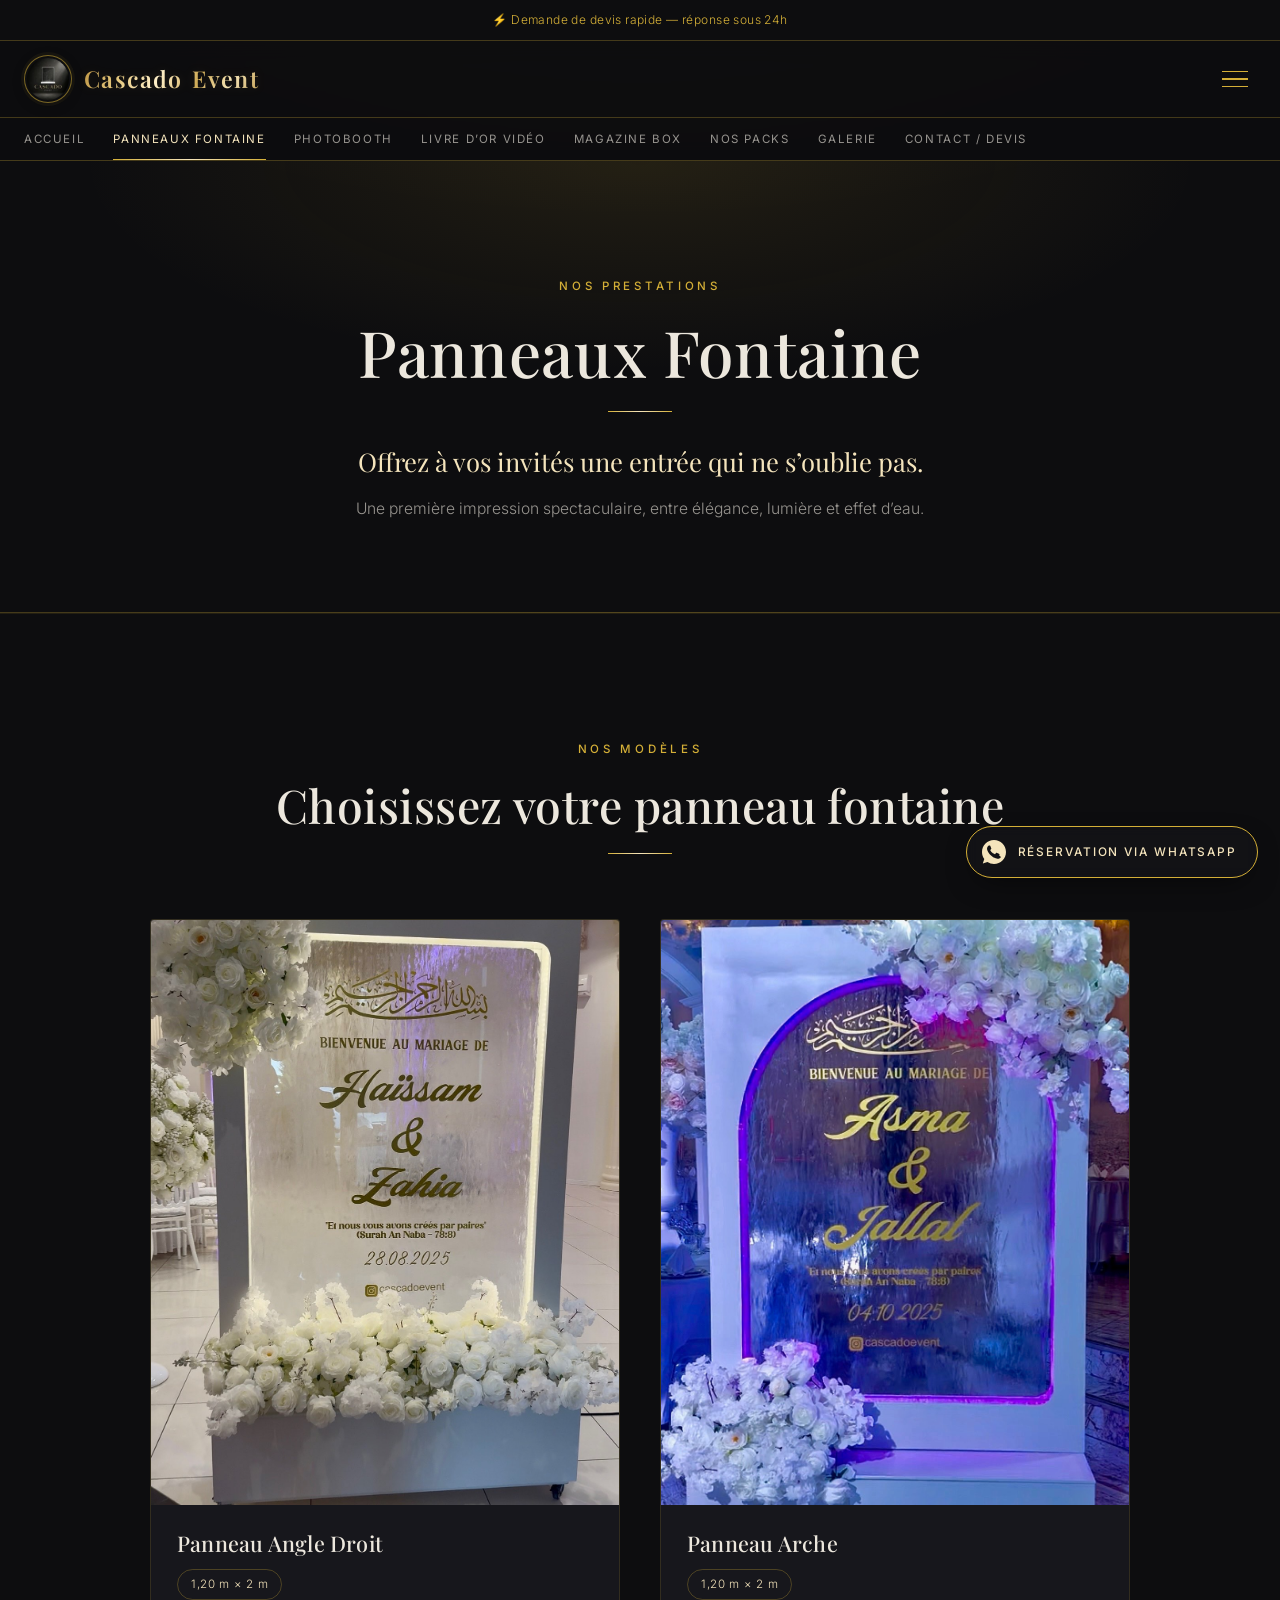
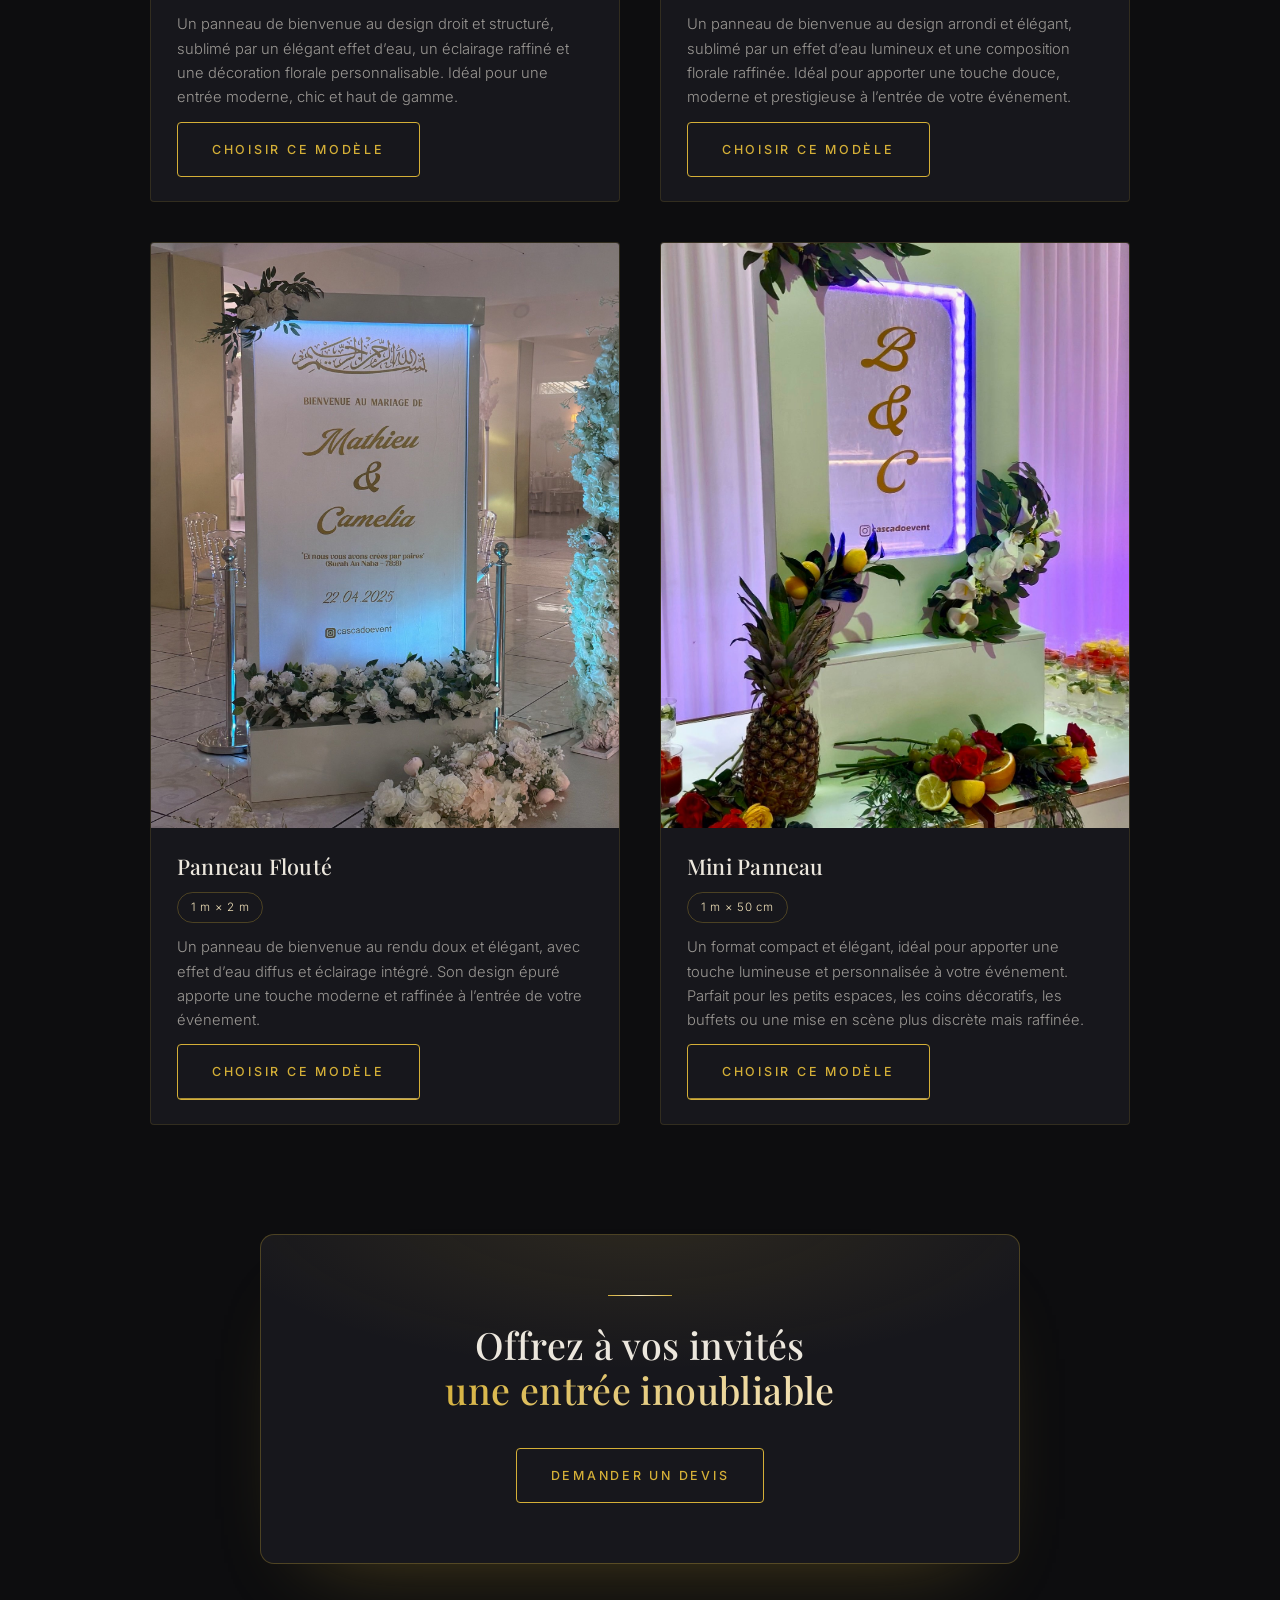
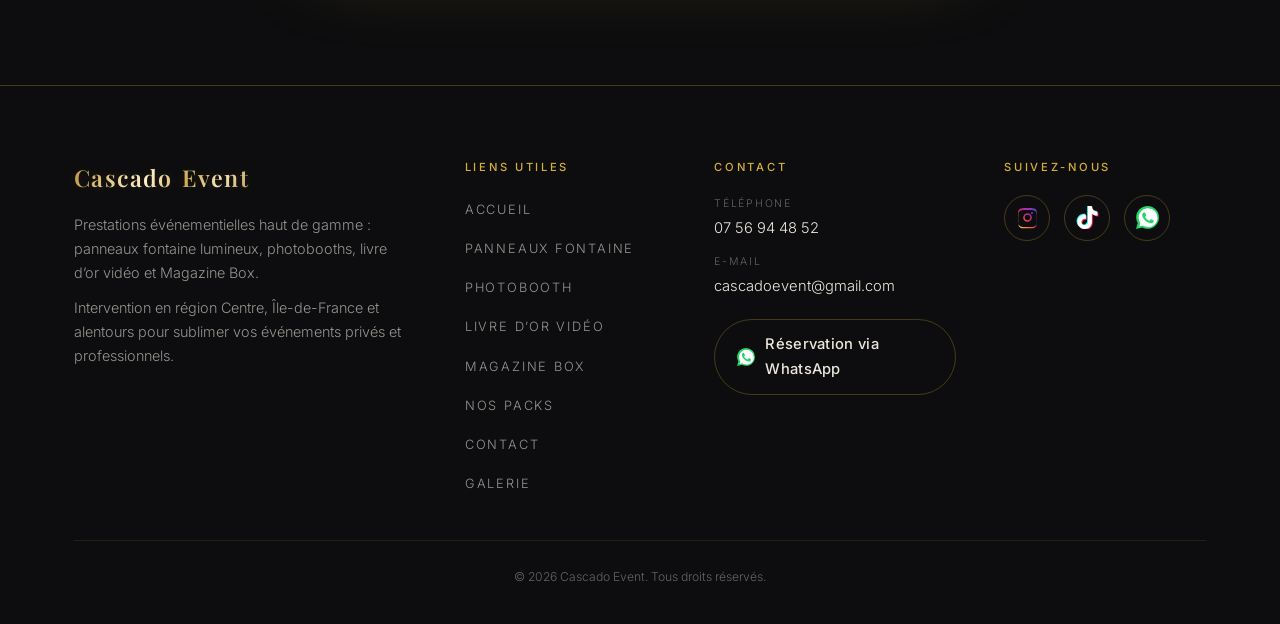
<file: panneaux.html>
<!DOCTYPE html>
<!--
  ============================================================
  Cascado Event — PAGE PANNEAUX FONTAINE (panneaux/index.html)
  ------------------------------------------------------------
  Catalogue des 4 modèles de panneaux fontaine de bienvenue.
  ============================================================
-->
<html lang="fr">
<head>
  <meta charset="UTF-8" />
  <meta property="og:site_name" content="Cascado Event" />
  <link rel="icon" href="/favicon.ico" sizes="any" />
  <link rel="shortcut icon" href="/favicon.ico" />
  <link rel="icon" type="image/png" sizes="48x48" href="/favicon-48x48.png" />
  <link rel="icon" type="image/png" sizes="96x96" href="/favicon-96x96.png" />
  <link rel="icon" type="image/png" sizes="192x192" href="/favicon-192x192.png" />
  <link rel="apple-touch-icon" sizes="180x180" href="/apple-touch-icon.png" />
  <meta name="viewport" content="width=device-width, initial-scale=1.0" />

  <title>Panneaux Fontaine lumineux — Cascado Event</title>
  <meta name="description" content="Découvrez les modèles de panneaux fontaine lumineux Cascado Event pour vos entrées, discours et ouvertures de bal." />
  <link rel="canonical" href="https://cascadoevent.fr/panneaux" />

  <link rel="preconnect" href="https://fonts.googleapis.com" />
  <link rel="preconnect" href="https://fonts.gstatic.com" crossorigin />
  <link
    href="https://fonts.googleapis.com/css2?family=Inter:wght@300;400;500&family=Playfair+Display:wght@400;500;600;700&display=swap"
    rel="stylesheet"
  />
  <link rel="stylesheet" href="/style.css" />

  <!-- Affichage garanti même si le JavaScript est désactivé -->
  <noscript>
    <style>.reveal { opacity: 1 !important; transform: none !important; }</style>
  </noscript>
  <!-- Google tag (gtag.js) -->
  <script async src="https://www.googletagmanager.com/gtag/js?id=G-HGM8MF3BRY"></script>
  <script>
    window.dataLayer = window.dataLayer || [];
    function gtag(){dataLayer.push(arguments);}
    gtag('js', new Date());
    gtag('config', 'G-HGM8MF3BRY');
  </script>
</head>

<body>

  <!-- EN-TÊTE COMMUN (classe "actif" sur Panneaux Fontaine) -->
  <aside class="annonce-barre" aria-label="Les informations Cascado Event">
    <div class="annonce-contenu">
      <div class="annonce-messages" aria-live="off">
        <a class="annonce-message est-visible" href="/contact">⚡ Demande de devis rapide — réponse sous 24h</a>
        <p class="annonce-message" aria-hidden="true" inert>📍 Île-de-France, Centre-Val de Loire &amp; alentours</p>
        <p class="annonce-message" aria-hidden="true" inert>📅 Votre date est unique — pensez à la réserver à l’avance</p>
      </div>
    </div>
  </aside>

  <header class="site-header">
    <div class="conteneur header-contenu">
      <a href="/" class="logo"><picture><source srcset="/images/logo-header.webp" type="image/webp" /><img class="header-logo-image" src="/images/logo-header.jpg" alt="" width="44" height="44" /></picture><span><span class="texte-or">Cascado</span> Event</span></a>
      <button class="menu-burger" id="menu-burger" aria-label="Ouvrir le menu" aria-expanded="false" aria-controls="menu-nav">
        <span></span><span></span><span></span>
      </button>
      <nav class="menu-nav" id="menu-nav" aria-label="Navigation principale">
        <ul>
          <li><a href="/">Accueil</a></li>
          <li class="menu-deroulant">
            <button type="button" class="menu-deroulant-bouton actif" aria-expanded="false" aria-controls="menu-prestations">Nos prestations <span class="menu-chevron" aria-hidden="true"></span></button>
            <ul class="sous-menu" id="menu-prestations">
              <li><a href="/panneaux" class="actif" aria-current="page">Panneaux Fontaine</a></li>
              <li><a href="/photobooth">Photobooth</a></li>
              <li><a href="/livre-or-video">Livre d’or vidéo</a></li>
              <li><a href="/magazine-box">Magazine Box</a></li>
            </ul>
          </li>
          <li><a href="/packs">Nos Packs</a></li>
          <li><a href="/galerie">Galerie</a></li>
          <li><a href="/contact">Contact / Devis</a></li>
        </ul>
      </nav>
    </div>

    <nav class="sous-nav" aria-label="Navigation rapide">
      <ul class="sous-nav-liste">
        <li><a href="/">Accueil</a></li>
        <li><a href="/panneaux" class="actif" aria-current="page">Panneaux Fontaine</a></li>
        <li><a href="/photobooth">Photobooth</a></li>
        <li><a href="/livre-or-video">Livre d’or vidéo</a></li>
        <li><a href="/magazine-box">Magazine Box</a></li>
        <li><a href="/packs">Nos Packs</a></li>
        <li><a href="/galerie">Galerie</a></li>
        <li><a href="/contact">Contact / Devis</a></li>
      </ul>
    </nav>
  </header>


  <main>

    <!-- EN-TÊTE DE PAGE -->
    <section class="page-entete">
      <div class="conteneur">
        <span class="surtitre">Nos prestations</span>
        <h1>Panneaux Fontaine</h1>
        <hr class="filet centre" />
        <p class="page-entete-accroche">Offrez à vos invités une entrée qui ne s’oublie pas.</p>
        <p class="page-entete-description">Une première impression spectaculaire, entre élégance, lumière et effet d’eau.</p>
      </div>
    </section>


    <!-- CATALOGUE DES MODÈLES -->
    <section class="section">
      <div class="conteneur">
        <div class="entete-section reveal">
          <span class="surtitre">NOS MODÈLES</span>
          <h2 class="section-titre">Choisissez votre panneau fontaine</h2>
          <hr class="filet centre" />
        </div>
        <div class="galerie galerie-panneaux reveal" data-prestation="panneau-fontaine">

          <!-- Panneau Angle Droit -->
          <article class="modele">
            <div class="modele-media">
              <img src="/images/panneau-1.jpg" alt="Panneau fontaine de bienvenue « Panneau Angle Droit » — Cascado Event" decoding="async" />
            </div>
            <div class="modele-corps">
              <h3>Panneau Angle Droit</h3>
              <span class="modele-dim">1,20&nbsp;m&nbsp;×&nbsp;2&nbsp;m</span>
              <p>Un panneau de bienvenue au design droit et structuré, sublimé par un élégant effet d’eau, un éclairage raffiné et une décoration florale personnalisable. Idéal pour une entrée moderne, chic et haut de gamme.</p>
              <a href="/contact?prestation=panneau-fontaine&amp;modele=panneau-angle-droit" class="bouton">CHOISIR CE MODÈLE</a>
            </div>
          </article>

          <!-- Panneau Arche -->
          <article class="modele">
            <div class="modele-media">
              <img src="/images/panneau-1.2.jpg" alt="Panneau fontaine de bienvenue « Panneau Arche » — Cascado Event" decoding="async" />
            </div>
            <div class="modele-corps">
              <h3>Panneau Arche</h3>
              <span class="modele-dim">1,20&nbsp;m&nbsp;×&nbsp;2&nbsp;m</span>
              <p>Un panneau de bienvenue au design arrondi et élégant, sublimé par un effet d’eau lumineux et une composition florale raffinée. Idéal pour apporter une touche douce, moderne et prestigieuse à l’entrée de votre événement.</p>
              <a href="/contact?prestation=panneau-fontaine&amp;modele=panneau-arche" class="bouton">CHOISIR CE MODÈLE</a>
            </div>
          </article>

          <!-- Panneau Flouté -->
          <article class="modele">
            <div class="modele-media">
              <img src="/images/panneau-2.jpg" alt="Panneau fontaine de bienvenue « Panneau Flouté » — Cascado Event" decoding="async" />
            </div>
            <div class="modele-corps">
              <h3>Panneau Flouté</h3>
              <span class="modele-dim">1&nbsp;m&nbsp;×&nbsp;2&nbsp;m</span>
              <p>Un panneau de bienvenue au rendu doux et élégant, avec effet d’eau diffus et éclairage intégré. Son design épuré apporte une touche moderne et raffinée à l’entrée de votre événement.</p>
              <a href="/contact?prestation=panneau-fontaine&amp;modele=panneau-floute" class="bouton">CHOISIR CE MODÈLE</a>
            </div>
          </article>

          <!-- Mini Panneau -->
          <article class="modele">
            <div class="modele-media">
              <img src="/images/panneau-3.jpg" alt="Panneau fontaine de bienvenue « Mini Panneau » — Cascado Event" decoding="async" />
            </div>
            <div class="modele-corps">
              <h3>Mini Panneau</h3>
              <span class="modele-dim">1&nbsp;m&nbsp;×&nbsp;50&nbsp;cm</span>
              <p>Un format compact et élégant, idéal pour apporter une touche lumineuse et personnalisée à votre événement. Parfait pour les petits espaces, les coins décoratifs, les buffets ou une mise en scène plus discrète mais raffinée.</p>
              <a href="/contact?prestation=panneau-fontaine&amp;modele=mini-panneau" class="bouton">CHOISIR CE MODÈLE</a>
            </div>
          </article>

        </div>

        <!-- Appel à l'action -->
        <div class="panneaux-cta reveal">
          <hr class="filet centre" />
          <h2 class="panneaux-cta-titre">
            Offrez à vos invités <span class="texte-or">une entrée inoubliable</span>
          </h2>
          <a href="/contact" class="bouton">Demander un devis</a>
        </div>
      </div>
    </section>

  <script src="/modeles-devis.js"></script>
    <script>
      /* Panneaux Fontaine — carrousel 3D (coverflow) sur téléphone uniquement.
         PC / tablette : la grille reste inchangée. */
      (function () {
        var grille = document.querySelector(".galerie-panneaux");
        if (!grille) return;
        var cartes = Array.prototype.slice.call(grille.querySelectorAll(".modele"));
        if (cartes.length < 3) return;

        var mq = window.matchMedia("(max-width: 600px)");
        var actif = 0;
        var points = document.createElement("div");
        points.className = "galerie-points";
        var puces = cartes.map(function (_, i) {
          var b = document.createElement("button");
          b.type = "button";
          b.setAttribute("aria-label", "Voir le modèle " + (i + 1));
          b.addEventListener("click", function () { actif = i; placer(); });
          points.appendChild(b);
          return b;
        });

        function placer() {
          var n = cartes.length;
          cartes.forEach(function (carte, i) {
            var d = (i - actif + n) % n;
            var pos = "pos-cachee";
            if (d === 0) pos = "pos-centre";
            else if (d === 1) pos = "pos-droite";
            else if (d === n - 1) pos = "pos-gauche";
            carte.classList.remove("pos-centre", "pos-gauche", "pos-droite", "pos-cachee");
            carte.classList.add(pos);
            carte.setAttribute("aria-hidden", d === 0 ? "false" : "true");
            carte.inert = d !== 0;
          });
          puces.forEach(function (p, i) { p.classList.toggle("actif", i === actif); });
          egaliserHauteurs();
        }

        function egaliserHauteurs() {
          cartes.forEach(function (carte) { carte.style.height = ""; });
          var hauteur = Math.max.apply(null, cartes.map(function (carte) { return carte.offsetHeight; }));
          cartes.forEach(function (carte) { carte.style.height = hauteur + "px"; });
          grille.style.height = (hauteur + 14) + "px";
        }

        function aller(dir) {
          actif = (actif + dir + cartes.length) % cartes.length;
          placer();
        }

        var geste = null;
        grille.addEventListener("pointerdown", function (e) {
          if (!mq.matches) return;
          geste = { x: e.clientX, y: e.clientY, id: e.pointerId, actif: false };
        });
        grille.addEventListener("pointermove", function (e) {
          if (!geste || e.pointerId !== geste.id) return;
          var dx = e.clientX - geste.x, dy = e.clientY - geste.y;
          if (!geste.actif && Math.abs(dx) > 12 && Math.abs(dx) > Math.abs(dy)) {
            geste.actif = true;
            try { grille.setPointerCapture(geste.id); } catch (err) {}
          }
          if (geste.actif) e.preventDefault();
        }, { passive: false });
        function finGeste(e) {
          if (!geste || (e && e.pointerId !== geste.id)) return;
          var dx = e ? e.clientX - geste.x : 0;
          var etait = geste.actif;
          geste = null;
          if (etait && Math.abs(dx) > 40) aller(dx < 0 ? 1 : -1);
        }
        grille.addEventListener("pointerup", finGeste);
        grille.addEventListener("pointercancel", finGeste);

        function activer() {
          grille.classList.add("est-carrousel");
          if (!points.parentNode) grille.insertAdjacentElement("afterend", points);
          actif = 0;
          placer();
        }
        function desactiver() {
          grille.classList.remove("est-carrousel");
          if (points.parentNode) points.parentNode.removeChild(points);
          cartes.forEach(function (c) {
            c.classList.remove("pos-centre", "pos-gauche", "pos-droite", "pos-cachee");
            c.removeAttribute("aria-hidden");
            c.inert = false;
            c.style.height = "";
          });
          grille.style.height = "";
        }
        function appliquer() { mq.matches ? activer() : desactiver(); }

        if (document.fonts) document.fonts.ready.then(function () { if (mq.matches) placer(); });
        appliquer();
        if (mq.addEventListener) {
          mq.addEventListener("change", function () { desactiver(); appliquer(); });
        } else if (mq.addListener) {
          mq.addListener(function () { desactiver(); appliquer(); });
        }
        window.addEventListener("resize", function () {
          if (mq.matches) egaliserHauteurs();
        });
      })();
    </script>

  </main>


  <!-- PIED DE PAGE COMMUN -->
  <footer class="site-footer">
    <div class="conteneur">
      <div class="footer-haut">

        <!-- Présentation -->
        <div class="footer-col footer-marque">
          <a href="/" class="logo"><span class="texte-or">Cascado</span> Event</a>
          <p>
            Prestations événementielles haut de gamme : panneaux fontaine
            lumineux, photobooths, livre d’or vidéo et Magazine Box.
          </p>
          <p>
            Intervention en région Centre, Île-de-France et alentours pour
            sublimer vos événements privés et professionnels.
          </p>
        </div>

        <!-- Liens utiles -->
        <nav class="footer-col footer-nav" aria-label="Liens utiles">
          <span class="footer-titre">Liens utiles</span>
          <ul>
            <li><a href="/">Accueil</a></li>
            <li><a href="/panneaux">Panneaux Fontaine</a></li>
            <li><a href="/photobooth">Photobooth</a></li>
            <li><a href="/livre-or-video">Livre d’or vidéo</a></li>
            <li><a href="/magazine-box">Magazine Box</a></li>
            <li><a href="/packs">Nos Packs</a></li>
            <li><a href="/contact">Contact</a></li>
            <li><a href="/galerie">Galerie</a></li>
          </ul>
        </nav>

        <!-- Coordonnées -->
        <div class="footer-col footer-contact">
          <span class="footer-titre">Contact</span>
          <ul>
            <li>
              <span class="footer-label">Téléphone</span>
              <a href="tel:+33756944852">07&nbsp;56&nbsp;94&nbsp;48&nbsp;52</a>
            </li>
            <li>
              <span class="footer-label">E-mail</span>
              <a href="mailto:cascadoevent@gmail.com">cascadoevent@gmail.com</a>
            </li>
          </ul>
          <a
            class="footer-wa"
            href="https://wa.me/33756944852?text=Bonjour%20Cascado%20Event%2C%20je%20souhaite%20avoir%20un%20devis"
            target="_blank"
            rel="noopener noreferrer"
          >
            <svg class="footer-wa-ico" viewBox="0 0 24 24" aria-hidden="true" focusable="false">
              <path fill="#25D366" d="M.057 24l1.687-6.163a11.867 11.867 0 0 1-1.587-5.945C.16 5.335 5.495 0 12.05 0a11.817 11.817 0 0 1 8.413 3.488 11.824 11.824 0 0 1 3.48 8.414c-.003 6.557-5.338 11.892-11.893 11.892a11.9 11.9 0 0 1-5.688-1.448L.057 24z"/>
              <path fill="#FFFFFF" d="M12.05 21.785h-.004a9.87 9.87 0 0 1-4.71-1.2l-.339-.2-3.5.919.936-3.416-.221-.351a9.878 9.878 0 0 1-1.514-5.26c.002-5.45 4.437-9.884 9.889-9.884a9.821 9.821 0 0 1 6.994 2.898 9.822 9.822 0 0 1 2.895 6.994c-.003 5.45-4.437 9.885-9.887 9.885m5.426-7.403c-.297-.149-1.758-.868-2.031-.967-.272-.099-.47-.148-.669.149-.198.297-.767.967-.94 1.165-.173.198-.347.223-.644.074-.297-.149-1.255-.462-2.39-1.475-.883-.788-1.48-1.761-1.653-2.059-.173-.297-.019-.458.13-.606.134-.133.297-.347.446-.52.149-.174.198-.298.297-.497.099-.198.05-.371-.025-.52-.074-.149-.669-1.612-.916-2.207-.242-.579-.487-.5-.669-.51l-.57-.01c-.198 0-.52.074-.792.372-.272.297-1.04 1.016-1.04 2.479 0 1.462 1.065 2.875 1.213 3.074.149.198 2.096 3.2 5.077 4.487.71.306 1.263.489 1.694.626.712.226 1.36.194 1.872.118.571-.085 1.758-.719 2.006-1.413.248-.694.248-1.29.173-1.414-.074-.124-.272-.198-.57-.347"/>
            </svg>
            Réservation via WhatsApp
          </a>
        </div>

        <!-- Réseaux sociaux -->
        <div class="footer-col footer-social">
          <span class="footer-titre">Suivez-nous</span>
          <div class="footer-social-liens">

            <a class="footer-social-lien" href="https://www.instagram.com/cascadoevent/" target="_blank" rel="noopener noreferrer" aria-label="Instagram Cascado Event">
              <svg viewBox="0 0 24 24" aria-hidden="true" focusable="false">
                <defs>
                  <linearGradient id="footer-ig-grad" x1="0" y1="1" x2="1" y2="0">
                    <stop offset="0%" stop-color="#FEDA75"/>
                    <stop offset="25%" stop-color="#FA7E1E"/>
                    <stop offset="50%" stop-color="#D62976"/>
                    <stop offset="75%" stop-color="#962FBF"/>
                    <stop offset="100%" stop-color="#4F5BD5"/>
                  </linearGradient>
                </defs>
                <path fill="url(#footer-ig-grad)" d="M12 2.16c3.2 0 3.58.01 4.85.07 1.17.05 1.8.25 2.23.42.56.22.96.48 1.38.9.42.42.68.82.9 1.38.16.42.36 1.06.42 2.23.06 1.27.07 1.65.07 4.85s-.01 3.58-.07 4.85c-.06 1.17-.26 1.8-.42 2.23a3.7 3.7 0 0 1-.9 1.38 3.7 3.7 0 0 1-1.38.9c-.42.16-1.06.36-2.23.42-1.27.06-1.65.07-4.85.07s-3.58-.01-4.85-.07c-1.17-.06-1.8-.26-2.23-.42a3.7 3.7 0 0 1-1.38-.9 3.7 3.7 0 0 1-.9-1.38c-.16-.42-.36-1.06-.42-2.23C2.17 15.58 2.16 15.2 2.16 12s.01-3.58.07-4.85c.06-1.17.26-1.8.42-2.23.22-.56.48-.96.9-1.38.42-.42.82-.68 1.38-.9.42-.16 1.06-.36 2.23-.42C8.42 2.17 8.8 2.16 12 2.16zm0 1.98c-3.15 0-3.5.01-4.74.07-1.14.05-1.76.24-2.17.4-.55.21-.94.47-1.35.88-.41.41-.66.8-.88 1.35-.16.41-.35 1.03-.4 2.17-.06 1.24-.07 1.6-.07 4.72s.01 3.48.07 4.72c.05 1.14.24 1.76.4 2.17.22.55.47.94.88 1.35.41.41.8.66 1.35.88.41.16 1.03.35 2.17.4 1.24.06 1.6.07 4.74.07s3.5-.01 4.74-.07c1.14-.05 1.76-.24 2.17-.4.55-.22.94-.47 1.35-.88.41-.41.66-.8.88-1.35.16-.41.35-1.03.4-2.17.06-1.24.07-1.6.07-4.72s-.01-3.48-.07-4.72c-.05-1.14-.24-1.76-.4-2.17a3.64 3.64 0 0 0-.88-1.35 3.64 3.64 0 0 0-1.35-.88c-.41-.16-1.03-.35-2.17-.4-1.24-.06-1.6-.07-4.74-.07zm0 3.36a4.5 4.5 0 1 1 0 9 4.5 4.5 0 0 1 0-9zm0 7.42a2.92 2.92 0 1 0 0-5.84 2.92 2.92 0 0 0 0 5.84zm5.73-7.6a1.05 1.05 0 1 1-2.1 0 1.05 1.05 0 0 1 2.1 0z"/>
              </svg>
            </a>

            <a class="footer-social-lien" href="https://www.tiktok.com/@cascadoevent" target="_blank" rel="noopener noreferrer" aria-label="TikTok Cascado Event">
              <svg viewBox="0 0 24 24" aria-hidden="true" focusable="false">
                <path fill="#25F4EE" transform="translate(-0.9,-0.9)" d="M12.53 0h3.9c.09 1.53.63 3.09 1.75 4.17 1.12 1.11 2.7 1.62 4.24 1.79v4.03c-1.44-.05-2.89-.35-4.2-.97-.57-.26-1.1-.6-1.62-.94-.01 2.92.01 5.84-.02 8.75-.08 1.4-.54 2.79-1.35 3.94-1.31 1.92-3.58 3.17-5.91 3.21-1.43.08-2.86-.31-4.08-1.03-2.02-1.19-3.44-3.37-3.65-5.71-.02-.5-.03-1-.01-1.49.18-1.9 1.12-3.72 2.58-4.96 1.66-1.44 3.98-2.13 6.15-1.72.02 1.48-.04 2.96-.04 4.44-.99-.32-2.15-.23-3.02.37-.63.41-1.11 1.04-1.36 1.75-.21.51-.15 1.07-.14 1.61.24 1.64 1.82 3.02 3.5 2.87 1.12-.01 2.19-.66 2.77-1.61.19-.33.4-.67.41-1.06.1-1.79.06-3.57.07-5.36.01-4.03-.01-8.05.02-12.07z"/>
                <path fill="#FE2C55" transform="translate(0.9,0.9)" d="M12.53 0h3.9c.09 1.53.63 3.09 1.75 4.17 1.12 1.11 2.7 1.62 4.24 1.79v4.03c-1.44-.05-2.89-.35-4.2-.97-.57-.26-1.1-.6-1.62-.94-.01 2.92.01 5.84-.02 8.75-.08 1.4-.54 2.79-1.35 3.94-1.31 1.92-3.58 3.17-5.91 3.21-1.43.08-2.86-.31-4.08-1.03-2.02-1.19-3.44-3.37-3.65-5.71-.02-.5-.03-1-.01-1.49.18-1.9 1.12-3.72 2.58-4.96 1.66-1.44 3.98-2.13 6.15-1.72.02 1.48-.04 2.96-.04 4.44-.99-.32-2.15-.23-3.02.37-.63.41-1.11 1.04-1.36 1.75-.21.51-.15 1.07-.14 1.61.24 1.64 1.82 3.02 3.5 2.87 1.12-.01 2.19-.66 2.77-1.61.19-.33.4-.67.41-1.06.1-1.79.06-3.57.07-5.36.01-4.03-.01-8.05.02-12.07z"/>
                <path fill="#FFFFFF" d="M12.53 0h3.9c.09 1.53.63 3.09 1.75 4.17 1.12 1.11 2.7 1.62 4.24 1.79v4.03c-1.44-.05-2.89-.35-4.2-.97-.57-.26-1.1-.6-1.62-.94-.01 2.92.01 5.84-.02 8.75-.08 1.4-.54 2.79-1.35 3.94-1.31 1.92-3.58 3.17-5.91 3.21-1.43.08-2.86-.31-4.08-1.03-2.02-1.19-3.44-3.37-3.65-5.71-.02-.5-.03-1-.01-1.49.18-1.9 1.12-3.72 2.58-4.96 1.66-1.44 3.98-2.13 6.15-1.72.02 1.48-.04 2.96-.04 4.44-.99-.32-2.15-.23-3.02.37-.63.41-1.11 1.04-1.36 1.75-.21.51-.15 1.07-.14 1.61.24 1.64 1.82 3.02 3.5 2.87 1.12-.01 2.19-.66 2.77-1.61.19-.33.4-.67.41-1.06.1-1.79.06-3.57.07-5.36.01-4.03-.01-8.05.02-12.07z"/>
              </svg>
            </a>

            <a class="footer-social-lien" href="https://wa.me/33756944852" target="_blank" rel="noopener noreferrer" aria-label="WhatsApp Cascado Event">
              <svg viewBox="0 0 24 24" aria-hidden="true" focusable="false">
                <path fill="#25D366" d="M.057 24l1.687-6.163a11.867 11.867 0 0 1-1.587-5.945C.16 5.335 5.495 0 12.05 0a11.817 11.817 0 0 1 8.413 3.488 11.824 11.824 0 0 1 3.48 8.414c-.003 6.557-5.338 11.892-11.893 11.892a11.9 11.9 0 0 1-5.688-1.448L.057 24z"/>
                <path fill="#FFFFFF" d="M12.05 21.785h-.004a9.87 9.87 0 0 1-4.71-1.2l-.339-.2-3.5.919.936-3.416-.221-.351a9.878 9.878 0 0 1-1.514-5.26c.002-5.45 4.437-9.884 9.889-9.884a9.821 9.821 0 0 1 6.994 2.898 9.822 9.822 0 0 1 2.895 6.994c-.003 5.45-4.437 9.885-9.887 9.885m5.426-7.403c-.297-.149-1.758-.868-2.031-.967-.272-.099-.47-.148-.669.149-.198.297-.767.967-.94 1.165-.173.198-.347.223-.644.074-.297-.149-1.255-.462-2.39-1.475-.883-.788-1.48-1.761-1.653-2.059-.173-.297-.019-.458.13-.606.134-.133.297-.347.446-.52.149-.174.198-.298.297-.497.099-.198.05-.371-.025-.52-.074-.149-.669-1.612-.916-2.207-.242-.579-.487-.5-.669-.51l-.57-.01c-.198 0-.52.074-.792.372-.272.297-1.04 1.016-1.04 2.479 0 1.462 1.065 2.875 1.213 3.074.149.198 2.096 3.2 5.077 4.487.71.306 1.263.489 1.694.626.712.226 1.36.194 1.872.118.571-.085 1.758-.719 2.006-1.413.248-.694.248-1.29.173-1.414-.074-.124-.272-.198-.57-.347"/>
              </svg>
            </a>

          </div>
        </div>

      </div>

      <div class="footer-bas">
        <span>&copy; <span id="annee">2026</span> Cascado Event. Tous droits réservés.</span>
      </div>
    </div>
  </footer>

  <!--
    ============================================================
    BOUTON WHATSAPP FLOTTANT — présent sur toutes les pages
    ------------------------------------------------------------
    À REMPLIR : numéro au format international, sans « + » ni espaces
    (exemple pour la France : 33612345678).
    Remplacez « VOTRE_NUMERO_WHATSAPP » dans le href ci-dessous.
    Le message pré-rempli est déjà encodé pour l'URL ; vous pouvez
    le modifier en gardant l'encodage (%20 = espace, %2C = virgule…).
    ============================================================
  -->
  <a
    class="wa-flottant"
    href="https://wa.me/33756944852?text=Bonjour%20Cascado%20Event%2C%20je%20souhaite%20avoir%20un%20devis."
    target="_blank"
    rel="noopener"
    aria-label="Réservation via WhatsApp"
  >
    <!-- Icône WhatsApp (SVG intégré, aucun fichier externe à charger) -->
    <svg class="wa-icone" viewBox="0 0 32 32" width="24" height="24" aria-hidden="true" focusable="false">
      <path fill="currentColor" d="M16.004 0h-.008C7.174 0 .002 7.174.002 16c0 3.5 1.128 6.744 3.046 9.376L1.05 31.36l6.19-1.98A15.9 15.9 0 0 0 16.004 32C24.826 32 32 24.826 32 16S24.826 0 16.004 0zm9.312 22.594c-.386 1.09-1.918 1.994-3.14 2.258-.836.178-1.928.32-5.604-1.204-4.7-1.948-7.726-6.724-7.962-7.034-.226-.31-1.9-2.53-1.9-4.826s1.174-3.424 1.65-3.91c.394-.404.87-.588 1.4-.588.17 0 .322.008.46.014.406.018.61.042.878.684.33.804 1.15 2.798 1.248 3.004.1.206.166.446.03.756-.128.32-.24.446-.446.686-.206.24-.402.424-.608.682-.188.224-.4.466-.164.87.236.396 1.05 1.73 2.254 2.802 1.552 1.384 2.82 1.826 3.266 2.012.332.138.728.106.97-.152.308-.33.688-.878 1.074-1.42.274-.388.62-.436.984-.3.37.128 2.354 1.11 2.756 1.31.402.2.668.296.766.462.098.166.098.964-.288 2.054z"/>
    </svg>
    <span class="wa-texte">Réservation via WhatsApp</span>
  </a>

  <script src="/script.js"></script>
  <script src="/announcement.js"></script>
</body>
</html>
</file>
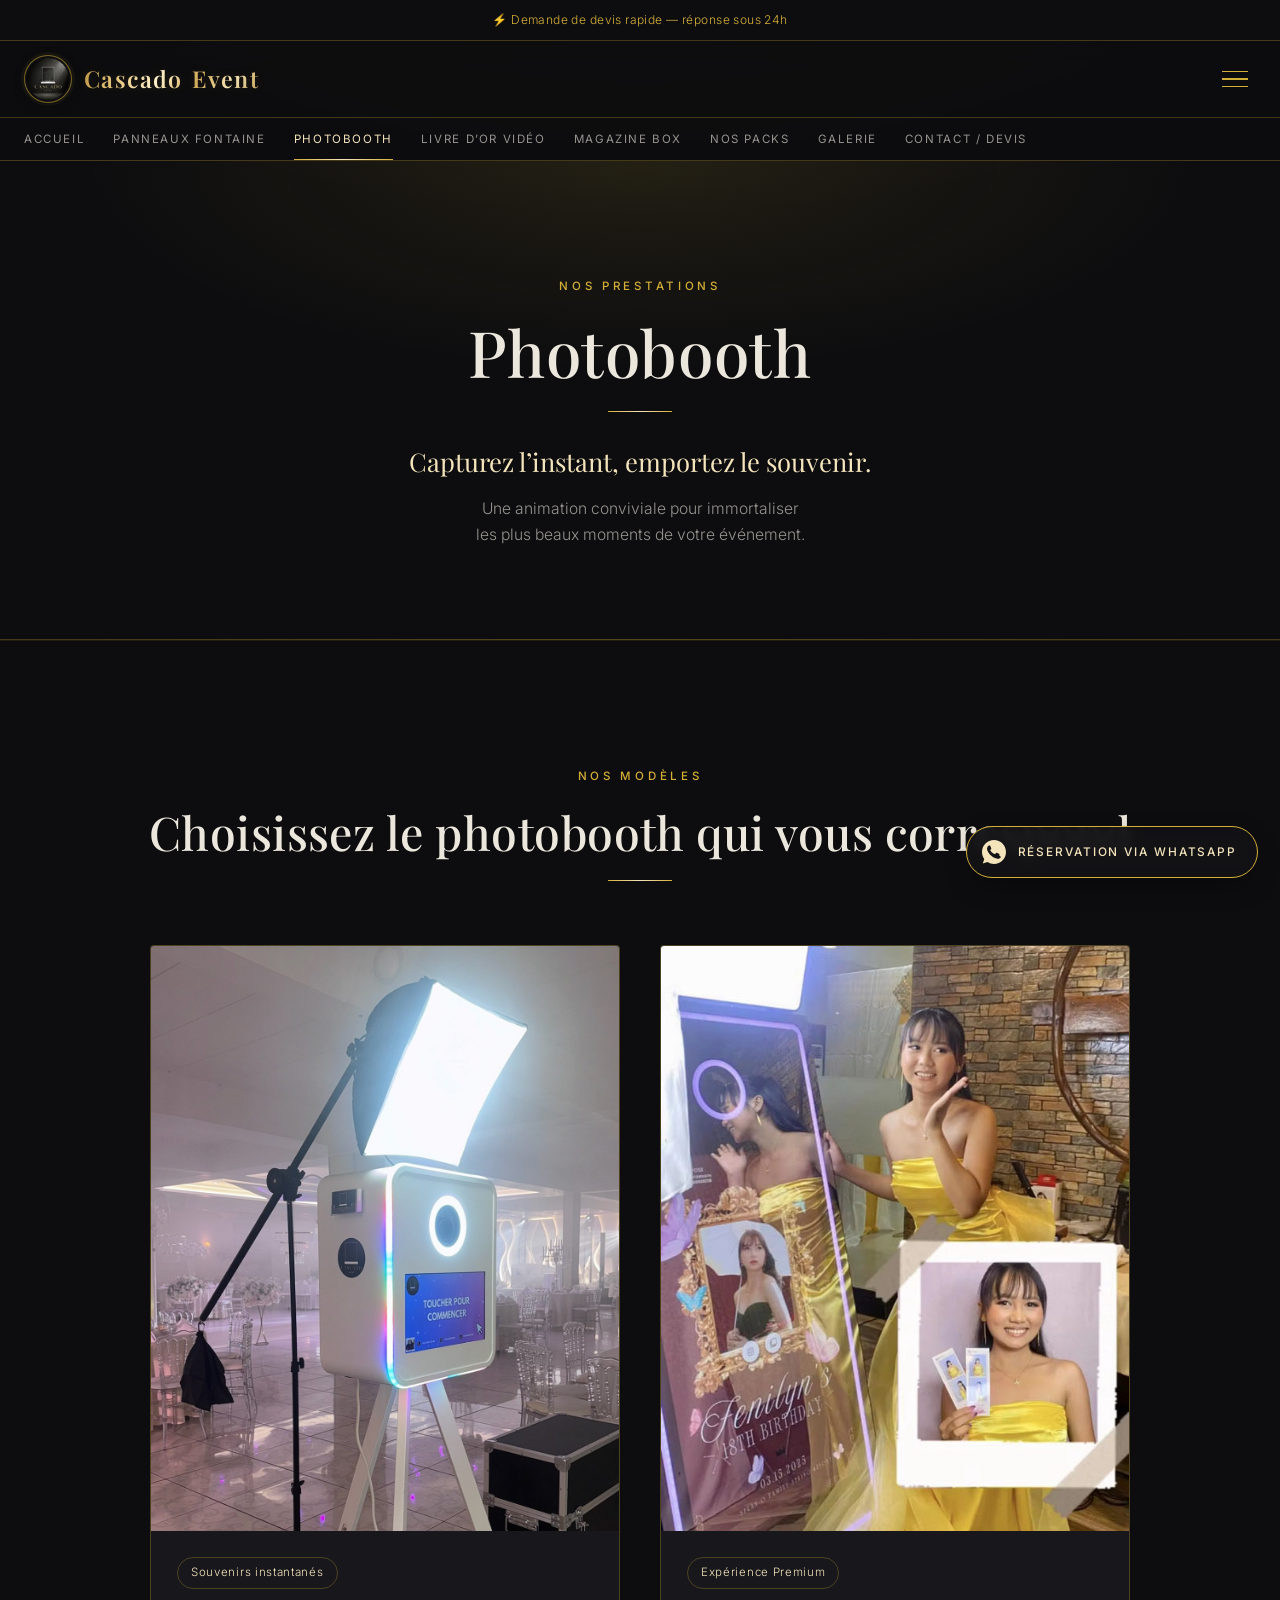
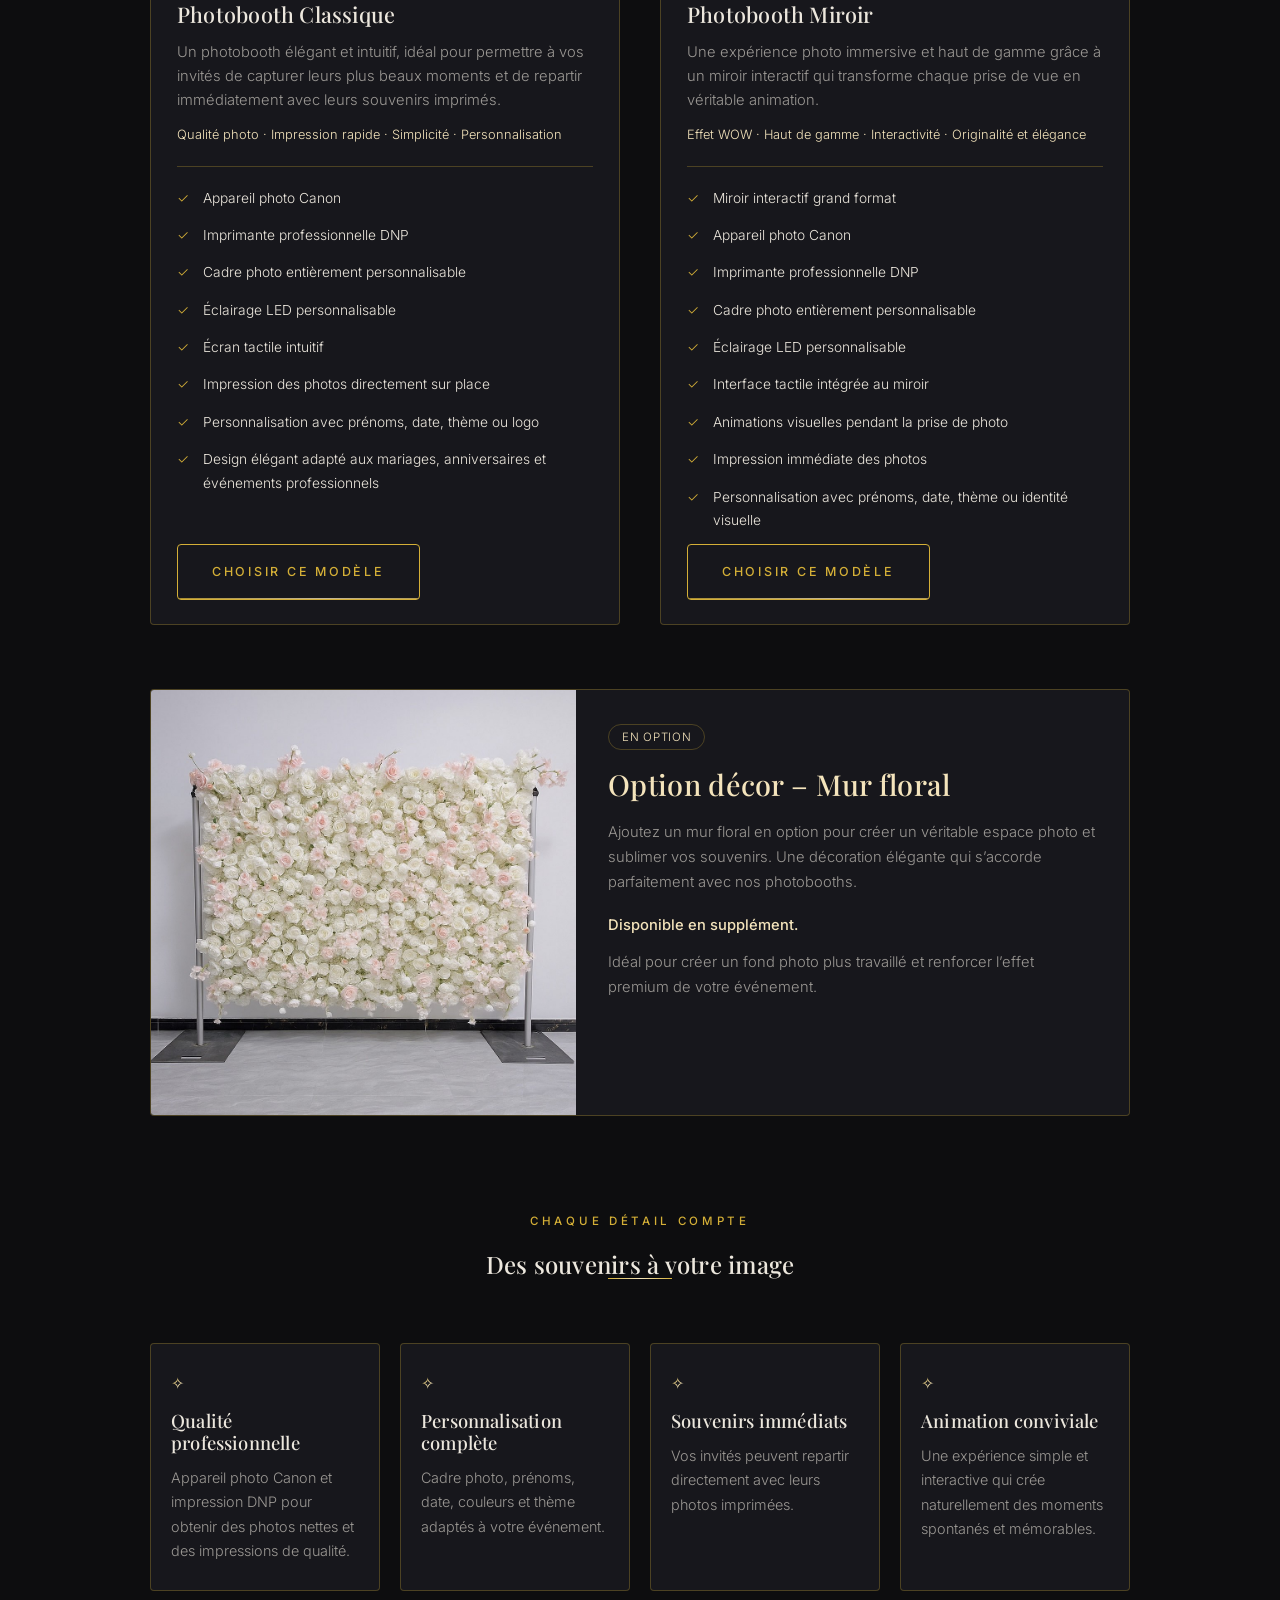
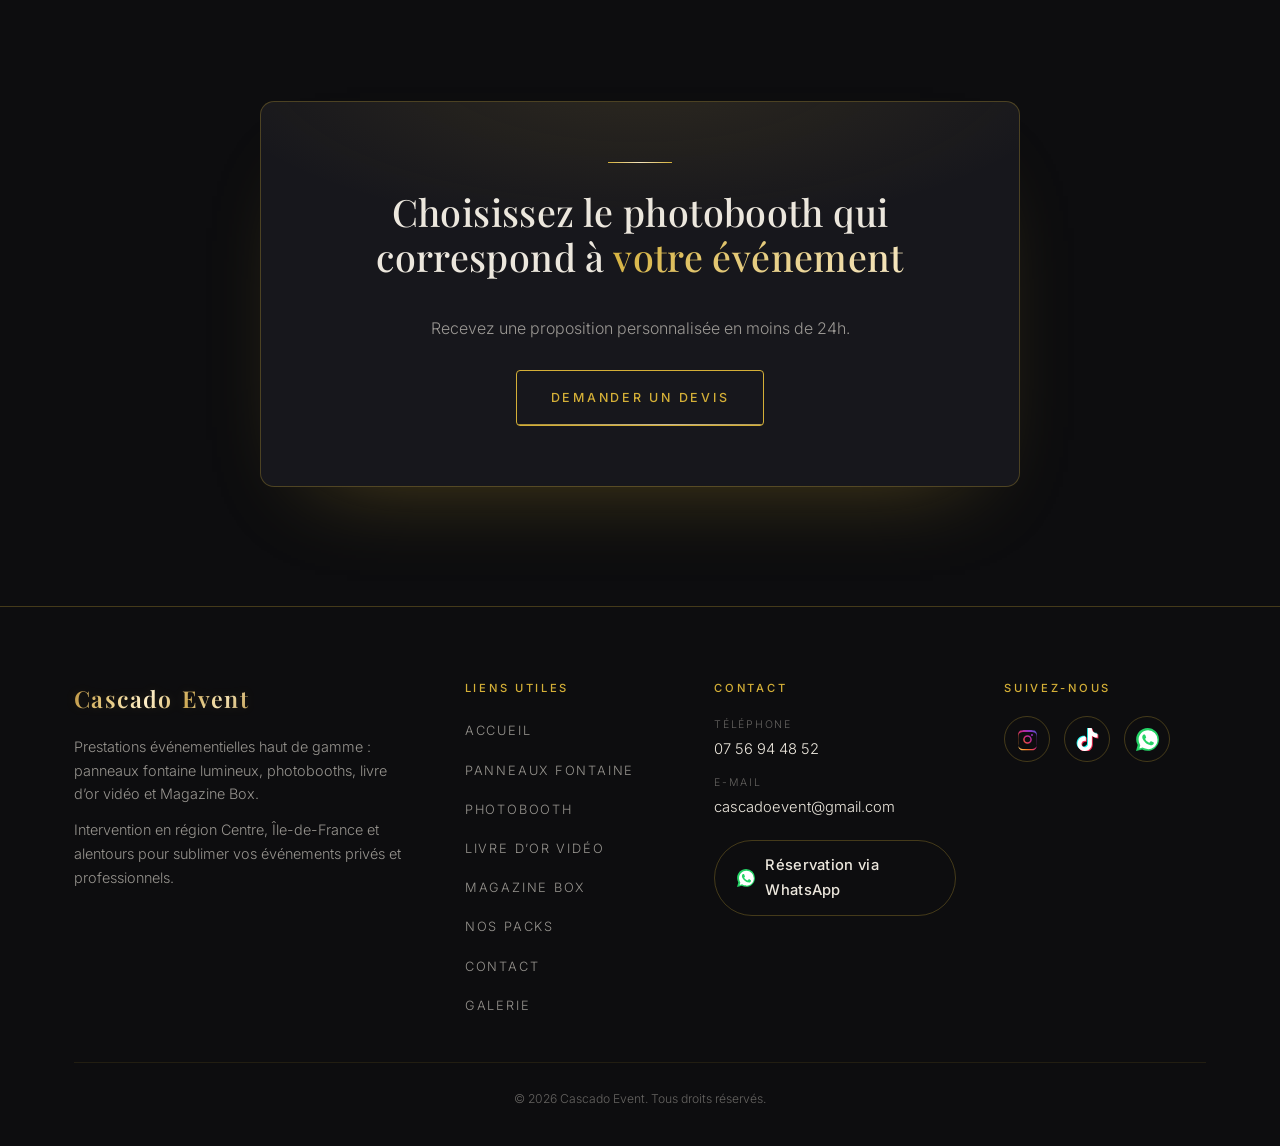
<file: photobooth.html>
<!DOCTYPE html>
<!--
  ============================================================
  Cascado Event — PAGE PHOTOBOOTH (photobooth/index.html)
  ------------------------------------------------------------
  Galerie des modèles de photobooth.
  Photobooth Classique et Photobooth Miroir.
  ============================================================
-->
<html lang="fr">
<head>
  <meta charset="UTF-8" />
  <meta property="og:site_name" content="Cascado Event" />
  <link rel="icon" href="/favicon.ico" sizes="any" />
  <link rel="shortcut icon" href="/favicon.ico" />
  <link rel="icon" type="image/png" sizes="48x48" href="/favicon-48x48.png" />
  <link rel="icon" type="image/png" sizes="96x96" href="/favicon-96x96.png" />
  <link rel="icon" type="image/png" sizes="192x192" href="/favicon-192x192.png" />
  <link rel="apple-touch-icon" sizes="180x180" href="/apple-touch-icon.png" />
  <meta name="viewport" content="width=device-width, initial-scale=1.0" />

  <title>Photobooth événementiel — Cascado Event</title>
  <meta name="description" content="Découvrez les modèles de photobooth Cascado Event : bornes élégantes et tirages personnalisés pour vos invités." />
  <link rel="canonical" href="https://cascadoevent.fr/photobooth" />

  <link rel="preconnect" href="https://fonts.googleapis.com" />
  <link rel="preconnect" href="https://fonts.gstatic.com" crossorigin />
  <link
    href="https://fonts.googleapis.com/css2?family=Inter:wght@300;400;500&family=Playfair+Display:wght@400;500;600;700&display=swap"
    rel="stylesheet"
  />
  <link rel="stylesheet" href="/style.css" />

  <!-- Affichage garanti même si le JavaScript est désactivé -->
  <noscript>
    <style>.reveal { opacity: 1 !important; transform: none !important; }</style>
  </noscript>
  <style>
    .photobooth-option { display: grid; grid-template-columns: minmax(0, 1fr) minmax(0, 1.3fr); max-width: 980px; margin: 64px auto 0; overflow: hidden; border: 1px solid var(--or-filet); border-radius: var(--rayon); background: var(--noir-2); }
    .photobooth-option-photo { width: 100%; height: 100%; max-height: 440px; object-fit: cover; }
    .photobooth-option-corps { min-width: 0; padding: 32px; }
    .photobooth-option h2 { font-size: clamp(1.4rem, 2.5vw, 1.8rem); margin: 18px 0; color: var(--champagne); }
    .photobooth-option p { font-size: .92rem; color: var(--texte-doux); }
    .photobooth-option .photobooth-option-supplement { margin: 18px 0 12px; color: var(--champagne); font-weight: 500; }
    @media (max-width: 600px) {
      .photobooth-option { grid-template-columns: minmax(0, 1fr); margin-top: 48px; }
      .photobooth-option-photo { height: auto; max-height: none; aspect-ratio: 4 / 3; }
      .photobooth-option-corps { padding: 24px 22px; }
    }
    /* Compléments propres à cette page ; le coverflow utilise les styles Panneaux. */
    .galerie.galerie-photobooth { align-items: stretch; }
    .galerie-photobooth .modele { border-color: var(--or-filet); }
    .galerie-photobooth .modele-corps { flex: 1; }
    .galerie-photobooth .modele-corps h2 { font-size: 1.35rem; line-height: 1.25; }
    .galerie-photobooth .modele-corps .photobooth-atouts { color: var(--champagne); font-size: .8rem; }
    .galerie-photobooth .pack-liste { width: 100%; margin: 8px 0 0; padding: 20px 0 0; border-bottom: 0; }
    .galerie-photobooth .pack-liste li { color: var(--texte); font-size: .86rem; }
    .galerie-photobooth .pack-liste li:last-child { margin-bottom: 0; }
    .photobooth-avantages { max-width: 980px; margin: 90px auto 0; }
    .photobooth-avantages-grille { display: grid; grid-template-columns: repeat(4, minmax(0, 1fr)); gap: 20px; }
    .photobooth-avantages-grille article { padding: 26px 20px; border: 1px solid var(--or-filet); border-radius: var(--rayon); background: var(--noir-2); }
    .photobooth-avantages-grille h3 { font-size: 1.15rem; margin: 12px 0; }
    .photobooth-avantages-grille p { font-size: .9rem; color: var(--texte-doux); }
    .photobooth-page .panneaux-cta p { margin-bottom: 28px; color: var(--texte-doux); }
    @media (max-width: 900px) { .photobooth-avantages-grille { grid-template-columns: repeat(2, minmax(0, 1fr)); } }
    @media (max-width: 600px) {
      .galerie-photobooth .modele-corps h2 { font-size: 1.25rem; }
      .photobooth-avantages { margin-top: 76px; }
      .photobooth-avantages-grille { grid-template-columns: 1fr; }
    }
    @media (hover: none) { .galerie-photobooth .modele:hover .modele-media img { transform: none; } }
    @media (prefers-reduced-motion: reduce) {
      .galerie-photobooth.est-carrousel, .galerie-photobooth.est-carrousel .modele, .galerie-photobooth .modele-media img { transition: none; }
    }
  </style>
  <!-- Google tag (gtag.js) -->
  <script async src="https://www.googletagmanager.com/gtag/js?id=G-HGM8MF3BRY"></script>
  <script>
    window.dataLayer = window.dataLayer || [];
    function gtag(){dataLayer.push(arguments);}
    gtag('js', new Date());
    gtag('config', 'G-HGM8MF3BRY');
  </script>
</head>

<body>

  <!-- EN-TÊTE COMMUN (classe "actif" sur Photobooth) -->
  <aside class="annonce-barre" aria-label="Les informations Cascado Event">
    <div class="annonce-contenu">
      <div class="annonce-messages" aria-live="off">
        <a class="annonce-message est-visible" href="/contact">⚡ Demande de devis rapide — réponse sous 24h</a>
        <p class="annonce-message" aria-hidden="true" inert>📍 Île-de-France, Centre-Val de Loire &amp; alentours</p>
        <p class="annonce-message" aria-hidden="true" inert>📅 Votre date est unique — pensez à la réserver à l’avance</p>
      </div>
    </div>
  </aside>

  <header class="site-header">
    <div class="conteneur header-contenu">
      <a href="/" class="logo"><picture><source srcset="/images/logo-header.webp" type="image/webp" /><img class="header-logo-image" src="/images/logo-header.jpg" alt="" width="44" height="44" /></picture><span><span class="texte-or">Cascado</span> Event</span></a>
      <button class="menu-burger" id="menu-burger" aria-label="Ouvrir le menu" aria-expanded="false" aria-controls="menu-nav">
        <span></span><span></span><span></span>
      </button>
      <nav class="menu-nav" id="menu-nav" aria-label="Navigation principale">
        <ul>
          <li><a href="/">Accueil</a></li>
          <li class="menu-deroulant">
            <button type="button" class="menu-deroulant-bouton actif" aria-expanded="false" aria-controls="menu-prestations">Nos prestations <span class="menu-chevron" aria-hidden="true"></span></button>
            <ul class="sous-menu" id="menu-prestations">
              <li><a href="/panneaux">Panneaux Fontaine</a></li>
              <li><a href="/photobooth" class="actif" aria-current="page">Photobooth</a></li>
              <li><a href="/livre-or-video">Livre d’or vidéo</a></li>
              <li><a href="/magazine-box">Magazine Box</a></li>
            </ul>
          </li>
          <li><a href="/packs">Nos Packs</a></li>
          <li><a href="/galerie">Galerie</a></li>
          <li><a href="/contact">Contact / Devis</a></li>
        </ul>
      </nav>
    </div>

    <nav class="sous-nav" aria-label="Navigation rapide">
      <ul class="sous-nav-liste">
        <li><a href="/">Accueil</a></li>
        <li><a href="/panneaux">Panneaux Fontaine</a></li>
        <li><a href="/photobooth" class="actif" aria-current="page">Photobooth</a></li>
        <li><a href="/livre-or-video">Livre d’or vidéo</a></li>
        <li><a href="/magazine-box">Magazine Box</a></li>
        <li><a href="/packs">Nos Packs</a></li>
        <li><a href="/galerie">Galerie</a></li>
        <li><a href="/contact">Contact / Devis</a></li>
      </ul>
    </nav>
  </header>


  <main class="photobooth-page">
    <section class="page-entete">
      <div class="conteneur">
        <span class="surtitre">Nos prestations</span>
        <h1>Photobooth</h1>
        <hr class="filet centre" />
        <p class="page-entete-accroche">Capturez l’instant, emportez le souvenir.</p>
        <p class="page-entete-description">Une animation conviviale pour immortaliser les plus beaux moments de votre événement.</p>
      </div>
    </section>
    <section class="section" aria-label="Nos modèles de photobooth">
      <div class="conteneur">
        <div class="entete-section reveal">
          <span class="surtitre">NOS MODÈLES</span>
          <h2 class="section-titre">Choisissez le photobooth qui vous correspond</h2>
          <hr class="filet centre" />
        </div>
        <div class="galerie galerie-panneaux galerie-photobooth reveal" data-prestation="photobooth">
          <article class="modele">
            <div class="modele-media">
              <img src="/images/photobooth-1.jpg" alt="Photobooth Classique — Cascado Event" decoding="async" />
            </div>
            <div class="modele-corps">
              <span class="modele-dim">Souvenirs instantanés</span>
              <h2>Photobooth Classique</h2>
              <p>Un photobooth élégant et intuitif, idéal pour permettre à vos invités de capturer leurs plus beaux moments et de repartir immédiatement avec leurs souvenirs imprimés.</p>
              <p class="photobooth-atouts">Qualité photo · Impression rapide · Simplicité · Personnalisation</p>
              <ul class="pack-liste">
                <li>Appareil photo Canon</li>
                <li>Imprimante professionnelle DNP</li>
                <li>Cadre photo entièrement personnalisable</li>
                <li>Éclairage LED personnalisable</li>
                <li>Écran tactile intuitif</li>
                <li>Impression des photos directement sur place</li>
                <li>Personnalisation avec prénoms, date, thème ou logo</li>
                <li>Design élégant adapté aux mariages, anniversaires et événements professionnels</li>
              </ul>
              <a href="/contact?prestation=photobooth&amp;modele=photobooth-classique" class="bouton">CHOISIR CE MODÈLE</a>
            </div>
          </article>
          <article class="modele">
            <div class="modele-media">
              <img src="/images/photobooth%20miroir.jpg" alt="Photobooth Miroir interactif — Cascado Event" decoding="async" />
            </div>
            <div class="modele-corps">
              <span class="modele-dim">Expérience Premium</span>
              <h2>Photobooth Miroir</h2>
              <p>Une expérience photo immersive et haut de gamme grâce à un miroir interactif qui transforme chaque prise de vue en véritable animation.</p>
              <p class="photobooth-atouts">Effet WOW · Haut de gamme · Interactivité · Originalité et élégance</p>
              <ul class="pack-liste">
                <li>Miroir interactif grand format</li>
                <li>Appareil photo Canon</li>
                <li>Imprimante professionnelle DNP</li>
                <li>Cadre photo entièrement personnalisable</li>
                <li>Éclairage LED personnalisable</li>
                <li>Interface tactile intégrée au miroir</li>
                <li>Animations visuelles pendant la prise de photo</li>
                <li>Impression immédiate des photos</li>
                <li>Personnalisation avec prénoms, date, thème ou identité visuelle</li>
              </ul>
              <a href="/contact?prestation=photobooth&amp;modele=photobooth-miroir" class="bouton">CHOISIR CE MODÈLE</a>
            </div>
          </article>
        </div>
        <section class="photobooth-option reveal" aria-labelledby="mur-floral-titre">
          <img class="photobooth-option-photo" src="/images/mur%20floral.jpg" alt="Mur floral proposé en option pour les photos" loading="lazy" decoding="async" />
          <div class="photobooth-option-corps">
            <span class="modele-dim">EN OPTION</span>
            <h2 id="mur-floral-titre">Option décor – Mur floral</h2>
            <p>Ajoutez un mur floral en option pour créer un véritable espace photo et sublimer vos souvenirs. Une décoration élégante qui s’accorde parfaitement avec nos photobooths.</p>
            <p class="photobooth-option-supplement">Disponible en supplément.</p>
            <p>Idéal pour créer un fond photo plus travaillé et renforcer l’effet premium de votre événement.</p>
          </div>
        </section>
        <section class="photobooth-avantages reveal" aria-labelledby="avantages-titre">
          <div class="entete-section">
            <span class="surtitre">Chaque détail compte</span>
            <h2 id="avantages-titre">Des souvenirs à votre image</h2>
            <hr class="filet centre" />
          </div>
          <div class="photobooth-avantages-grille">
            <article><span class="texte-or" aria-hidden="true">✧</span><h3>Qualité professionnelle</h3><p>Appareil photo Canon et impression DNP pour obtenir des photos nettes et des impressions de qualité.</p></article>
            <article><span class="texte-or" aria-hidden="true">✧</span><h3>Personnalisation complète</h3><p>Cadre photo, prénoms, date, couleurs et thème adaptés à votre événement.</p></article>
            <article><span class="texte-or" aria-hidden="true">✧</span><h3>Souvenirs immédiats</h3><p>Vos invités peuvent repartir directement avec leurs photos imprimées.</p></article>
            <article><span class="texte-or" aria-hidden="true">✧</span><h3>Animation conviviale</h3><p>Une expérience simple et interactive qui crée naturellement des moments spontanés et mémorables.</p></article>
          </div>
        </section>
        <div class="panneaux-cta reveal">
          <hr class="filet centre" />
          <h2 class="panneaux-cta-titre">Choisissez le photobooth qui correspond à <span class="texte-or">votre événement</span></h2>
          <p>Recevez une proposition personnalisée en moins de 24h.</p>
          <a href="/contact" class="bouton">DEMANDER UN DEVIS</a>
        </div>
      </div>
    </section>
  <script src="/modeles-devis.js"></script>
    <script>
      /* Photobooth — carrousel 3D (coverflow) sur téléphone uniquement.
         PC / tablette : la grille reste inchangée. */
      (function () {
        var grille = document.querySelector(".galerie-panneaux");
        if (!grille) return;
        var cartes = Array.prototype.slice.call(grille.querySelectorAll(".modele"));
        if (cartes.length < 2) return;

        var mq = window.matchMedia("(max-width: 600px)");
        var actif = 0;
        var points = document.createElement("div");
        points.className = "galerie-points";
        var puces = cartes.map(function (_, i) {
          var b = document.createElement("button");
          b.type = "button";
          b.setAttribute("aria-label", "Voir le modèle " + (i + 1));
          b.addEventListener("click", function () { actif = i; placer(); });
          points.appendChild(b);
          return b;
        });

        function placer() {
          var n = cartes.length;
          cartes.forEach(function (carte, i) {
            var d = (i - actif + n) % n;
            var pos = "pos-cachee";
            if (d === 0) pos = "pos-centre";
            else if (n === 2) pos = i > actif ? "pos-droite" : "pos-gauche";
            else if (d === 1) pos = "pos-droite";
            else if (d === n - 1) pos = "pos-gauche";
            carte.classList.remove("pos-centre", "pos-gauche", "pos-droite", "pos-cachee");
            carte.classList.add(pos);
            carte.setAttribute("aria-hidden", d === 0 ? "false" : "true");
            carte.inert = d !== 0;
          });
          puces.forEach(function (p, i) { p.classList.toggle("actif", i === actif); p.setAttribute("aria-pressed", i === actif ? "true" : "false"); });
          egaliserHauteurs();
        }

        function egaliserHauteurs() {
          cartes.forEach(function (carte) { carte.style.height = ""; });
          var hauteur = Math.max.apply(null, cartes.map(function (carte) { return carte.offsetHeight; }));
          cartes.forEach(function (carte) { carte.style.height = hauteur + "px"; });
          grille.style.height = (hauteur + 14) + "px";
        }

        function aller(dir) {
          actif = (actif + dir + cartes.length) % cartes.length;
          placer();
        }

        var geste = null;
        grille.addEventListener("pointerdown", function (e) {
          if (!mq.matches) return;
          geste = { x: e.clientX, y: e.clientY, id: e.pointerId, actif: false };
        });
        grille.addEventListener("pointermove", function (e) {
          if (!geste || e.pointerId !== geste.id) return;
          var dx = e.clientX - geste.x, dy = e.clientY - geste.y;
          if (!geste.actif && Math.abs(dx) > 12 && Math.abs(dx) > Math.abs(dy)) {
            geste.actif = true;
            try { grille.setPointerCapture(geste.id); } catch (err) {}
          }
          if (geste.actif) e.preventDefault();
        }, { passive: false });
        function finGeste(e) {
          if (!geste || (e && e.pointerId !== geste.id)) return;
          var dx = e ? e.clientX - geste.x : 0;
          var etait = geste.actif;
          geste = null;
          if (etait && Math.abs(dx) > 40) aller(dx < 0 ? 1 : -1);
        }
        grille.addEventListener("pointerup", finGeste);
        grille.addEventListener("pointercancel", function () { geste = null; });

        function activer() {
          grille.classList.add("est-carrousel");
          if (!points.parentNode) grille.insertAdjacentElement("afterend", points);
          actif = 0;
          placer();
        }
        function desactiver() {
          grille.classList.remove("est-carrousel");
          if (points.parentNode) points.parentNode.removeChild(points);
          cartes.forEach(function (c) {
            c.classList.remove("pos-centre", "pos-gauche", "pos-droite", "pos-cachee");
            c.removeAttribute("aria-hidden");
            c.inert = false;
            c.style.height = "";
          });
          grille.style.height = "";
        }
        function appliquer() { mq.matches ? activer() : desactiver(); }

        if (document.fonts) document.fonts.ready.then(function () { if (mq.matches) placer(); });
        appliquer();
        if (mq.addEventListener) {
          mq.addEventListener("change", function () { desactiver(); appliquer(); });
        } else if (mq.addListener) {
          mq.addListener(function () { desactiver(); appliquer(); });
        }
        window.addEventListener("resize", function () {
          if (mq.matches) egaliserHauteurs();
        });
      })();
    </script>
  </main>


  <!-- PIED DE PAGE COMMUN -->
  <footer class="site-footer">
    <div class="conteneur">
      <div class="footer-haut">

        <!-- Présentation -->
        <div class="footer-col footer-marque">
          <a href="/" class="logo"><span class="texte-or">Cascado</span> Event</a>
          <p>
            Prestations événementielles haut de gamme : panneaux fontaine
            lumineux, photobooths, livre d’or vidéo et Magazine Box.
          </p>
          <p>
            Intervention en région Centre, Île-de-France et alentours pour
            sublimer vos événements privés et professionnels.
          </p>
        </div>

        <!-- Liens utiles -->
        <nav class="footer-col footer-nav" aria-label="Liens utiles">
          <span class="footer-titre">Liens utiles</span>
          <ul>
            <li><a href="/">Accueil</a></li>
            <li><a href="/panneaux">Panneaux Fontaine</a></li>
            <li><a href="/photobooth">Photobooth</a></li>
            <li><a href="/livre-or-video">Livre d’or vidéo</a></li>
            <li><a href="/magazine-box">Magazine Box</a></li>
            <li><a href="/packs">Nos Packs</a></li>
            <li><a href="/contact">Contact</a></li>
            <li><a href="/galerie">Galerie</a></li>
          </ul>
        </nav>

        <!-- Coordonnées -->
        <div class="footer-col footer-contact">
          <span class="footer-titre">Contact</span>
          <ul>
            <li>
              <span class="footer-label">Téléphone</span>
              <a href="tel:+33756944852">07&nbsp;56&nbsp;94&nbsp;48&nbsp;52</a>
            </li>
            <li>
              <span class="footer-label">E-mail</span>
              <a href="mailto:cascadoevent@gmail.com">cascadoevent@gmail.com</a>
            </li>
          </ul>
          <a
            class="footer-wa"
            href="https://wa.me/33756944852?text=Bonjour%20Cascado%20Event%2C%20je%20souhaite%20avoir%20un%20devis"
            target="_blank"
            rel="noopener noreferrer"
          >
            <svg class="footer-wa-ico" viewBox="0 0 24 24" aria-hidden="true" focusable="false">
              <path fill="#25D366" d="M.057 24l1.687-6.163a11.867 11.867 0 0 1-1.587-5.945C.16 5.335 5.495 0 12.05 0a11.817 11.817 0 0 1 8.413 3.488 11.824 11.824 0 0 1 3.48 8.414c-.003 6.557-5.338 11.892-11.893 11.892a11.9 11.9 0 0 1-5.688-1.448L.057 24z"/>
              <path fill="#FFFFFF" d="M12.05 21.785h-.004a9.87 9.87 0 0 1-4.71-1.2l-.339-.2-3.5.919.936-3.416-.221-.351a9.878 9.878 0 0 1-1.514-5.26c.002-5.45 4.437-9.884 9.889-9.884a9.821 9.821 0 0 1 6.994 2.898 9.822 9.822 0 0 1 2.895 6.994c-.003 5.45-4.437 9.885-9.887 9.885m5.426-7.403c-.297-.149-1.758-.868-2.031-.967-.272-.099-.47-.148-.669.149-.198.297-.767.967-.94 1.165-.173.198-.347.223-.644.074-.297-.149-1.255-.462-2.39-1.475-.883-.788-1.48-1.761-1.653-2.059-.173-.297-.019-.458.13-.606.134-.133.297-.347.446-.52.149-.174.198-.298.297-.497.099-.198.05-.371-.025-.52-.074-.149-.669-1.612-.916-2.207-.242-.579-.487-.5-.669-.51l-.57-.01c-.198 0-.52.074-.792.372-.272.297-1.04 1.016-1.04 2.479 0 1.462 1.065 2.875 1.213 3.074.149.198 2.096 3.2 5.077 4.487.71.306 1.263.489 1.694.626.712.226 1.36.194 1.872.118.571-.085 1.758-.719 2.006-1.413.248-.694.248-1.29.173-1.414-.074-.124-.272-.198-.57-.347"/>
            </svg>
            Réservation via WhatsApp
          </a>
        </div>

        <!-- Réseaux sociaux -->
        <div class="footer-col footer-social">
          <span class="footer-titre">Suivez-nous</span>
          <div class="footer-social-liens">

            <a class="footer-social-lien" href="https://www.instagram.com/cascadoevent/" target="_blank" rel="noopener noreferrer" aria-label="Instagram Cascado Event">
              <svg viewBox="0 0 24 24" aria-hidden="true" focusable="false">
                <defs>
                  <linearGradient id="footer-ig-grad" x1="0" y1="1" x2="1" y2="0">
                    <stop offset="0%" stop-color="#FEDA75"/>
                    <stop offset="25%" stop-color="#FA7E1E"/>
                    <stop offset="50%" stop-color="#D62976"/>
                    <stop offset="75%" stop-color="#962FBF"/>
                    <stop offset="100%" stop-color="#4F5BD5"/>
                  </linearGradient>
                </defs>
                <path fill="url(#footer-ig-grad)" d="M12 2.16c3.2 0 3.58.01 4.85.07 1.17.05 1.8.25 2.23.42.56.22.96.48 1.38.9.42.42.68.82.9 1.38.16.42.36 1.06.42 2.23.06 1.27.07 1.65.07 4.85s-.01 3.58-.07 4.85c-.06 1.17-.26 1.8-.42 2.23a3.7 3.7 0 0 1-.9 1.38 3.7 3.7 0 0 1-1.38.9c-.42.16-1.06.36-2.23.42-1.27.06-1.65.07-4.85.07s-3.58-.01-4.85-.07c-1.17-.06-1.8-.26-2.23-.42a3.7 3.7 0 0 1-1.38-.9 3.7 3.7 0 0 1-.9-1.38c-.16-.42-.36-1.06-.42-2.23C2.17 15.58 2.16 15.2 2.16 12s.01-3.58.07-4.85c.06-1.17.26-1.8.42-2.23.22-.56.48-.96.9-1.38.42-.42.82-.68 1.38-.9.42-.16 1.06-.36 2.23-.42C8.42 2.17 8.8 2.16 12 2.16zm0 1.98c-3.15 0-3.5.01-4.74.07-1.14.05-1.76.24-2.17.4-.55.21-.94.47-1.35.88-.41.41-.66.8-.88 1.35-.16.41-.35 1.03-.4 2.17-.06 1.24-.07 1.6-.07 4.72s.01 3.48.07 4.72c.05 1.14.24 1.76.4 2.17.22.55.47.94.88 1.35.41.41.8.66 1.35.88.41.16 1.03.35 2.17.4 1.24.06 1.6.07 4.74.07s3.5-.01 4.74-.07c1.14-.05 1.76-.24 2.17-.4.55-.22.94-.47 1.35-.88.41-.41.66-.8.88-1.35.16-.41.35-1.03.4-2.17.06-1.24.07-1.6.07-4.72s-.01-3.48-.07-4.72c-.05-1.14-.24-1.76-.4-2.17a3.64 3.64 0 0 0-.88-1.35 3.64 3.64 0 0 0-1.35-.88c-.41-.16-1.03-.35-2.17-.4-1.24-.06-1.6-.07-4.74-.07zm0 3.36a4.5 4.5 0 1 1 0 9 4.5 4.5 0 0 1 0-9zm0 7.42a2.92 2.92 0 1 0 0-5.84 2.92 2.92 0 0 0 0 5.84zm5.73-7.6a1.05 1.05 0 1 1-2.1 0 1.05 1.05 0 0 1 2.1 0z"/>
              </svg>
            </a>

            <a class="footer-social-lien" href="https://www.tiktok.com/@cascadoevent" target="_blank" rel="noopener noreferrer" aria-label="TikTok Cascado Event">
              <svg viewBox="0 0 24 24" aria-hidden="true" focusable="false">
                <path fill="#25F4EE" transform="translate(-0.9,-0.9)" d="M12.53 0h3.9c.09 1.53.63 3.09 1.75 4.17 1.12 1.11 2.7 1.62 4.24 1.79v4.03c-1.44-.05-2.89-.35-4.2-.97-.57-.26-1.1-.6-1.62-.94-.01 2.92.01 5.84-.02 8.75-.08 1.4-.54 2.79-1.35 3.94-1.31 1.92-3.58 3.17-5.91 3.21-1.43.08-2.86-.31-4.08-1.03-2.02-1.19-3.44-3.37-3.65-5.71-.02-.5-.03-1-.01-1.49.18-1.9 1.12-3.72 2.58-4.96 1.66-1.44 3.98-2.13 6.15-1.72.02 1.48-.04 2.96-.04 4.44-.99-.32-2.15-.23-3.02.37-.63.41-1.11 1.04-1.36 1.75-.21.51-.15 1.07-.14 1.61.24 1.64 1.82 3.02 3.5 2.87 1.12-.01 2.19-.66 2.77-1.61.19-.33.4-.67.41-1.06.1-1.79.06-3.57.07-5.36.01-4.03-.01-8.05.02-12.07z"/>
                <path fill="#FE2C55" transform="translate(0.9,0.9)" d="M12.53 0h3.9c.09 1.53.63 3.09 1.75 4.17 1.12 1.11 2.7 1.62 4.24 1.79v4.03c-1.44-.05-2.89-.35-4.2-.97-.57-.26-1.1-.6-1.62-.94-.01 2.92.01 5.84-.02 8.75-.08 1.4-.54 2.79-1.35 3.94-1.31 1.92-3.58 3.17-5.91 3.21-1.43.08-2.86-.31-4.08-1.03-2.02-1.19-3.44-3.37-3.65-5.71-.02-.5-.03-1-.01-1.49.18-1.9 1.12-3.72 2.58-4.96 1.66-1.44 3.98-2.13 6.15-1.72.02 1.48-.04 2.96-.04 4.44-.99-.32-2.15-.23-3.02.37-.63.41-1.11 1.04-1.36 1.75-.21.51-.15 1.07-.14 1.61.24 1.64 1.82 3.02 3.5 2.87 1.12-.01 2.19-.66 2.77-1.61.19-.33.4-.67.41-1.06.1-1.79.06-3.57.07-5.36.01-4.03-.01-8.05.02-12.07z"/>
                <path fill="#FFFFFF" d="M12.53 0h3.9c.09 1.53.63 3.09 1.75 4.17 1.12 1.11 2.7 1.62 4.24 1.79v4.03c-1.44-.05-2.89-.35-4.2-.97-.57-.26-1.1-.6-1.62-.94-.01 2.92.01 5.84-.02 8.75-.08 1.4-.54 2.79-1.35 3.94-1.31 1.92-3.58 3.17-5.91 3.21-1.43.08-2.86-.31-4.08-1.03-2.02-1.19-3.44-3.37-3.65-5.71-.02-.5-.03-1-.01-1.49.18-1.9 1.12-3.72 2.58-4.96 1.66-1.44 3.98-2.13 6.15-1.72.02 1.48-.04 2.96-.04 4.44-.99-.32-2.15-.23-3.02.37-.63.41-1.11 1.04-1.36 1.75-.21.51-.15 1.07-.14 1.61.24 1.64 1.82 3.02 3.5 2.87 1.12-.01 2.19-.66 2.77-1.61.19-.33.4-.67.41-1.06.1-1.79.06-3.57.07-5.36.01-4.03-.01-8.05.02-12.07z"/>
              </svg>
            </a>

            <a class="footer-social-lien" href="https://wa.me/33756944852" target="_blank" rel="noopener noreferrer" aria-label="WhatsApp Cascado Event">
              <svg viewBox="0 0 24 24" aria-hidden="true" focusable="false">
                <path fill="#25D366" d="M.057 24l1.687-6.163a11.867 11.867 0 0 1-1.587-5.945C.16 5.335 5.495 0 12.05 0a11.817 11.817 0 0 1 8.413 3.488 11.824 11.824 0 0 1 3.48 8.414c-.003 6.557-5.338 11.892-11.893 11.892a11.9 11.9 0 0 1-5.688-1.448L.057 24z"/>
                <path fill="#FFFFFF" d="M12.05 21.785h-.004a9.87 9.87 0 0 1-4.71-1.2l-.339-.2-3.5.919.936-3.416-.221-.351a9.878 9.878 0 0 1-1.514-5.26c.002-5.45 4.437-9.884 9.889-9.884a9.821 9.821 0 0 1 6.994 2.898 9.822 9.822 0 0 1 2.895 6.994c-.003 5.45-4.437 9.885-9.887 9.885m5.426-7.403c-.297-.149-1.758-.868-2.031-.967-.272-.099-.47-.148-.669.149-.198.297-.767.967-.94 1.165-.173.198-.347.223-.644.074-.297-.149-1.255-.462-2.39-1.475-.883-.788-1.48-1.761-1.653-2.059-.173-.297-.019-.458.13-.606.134-.133.297-.347.446-.52.149-.174.198-.298.297-.497.099-.198.05-.371-.025-.52-.074-.149-.669-1.612-.916-2.207-.242-.579-.487-.5-.669-.51l-.57-.01c-.198 0-.52.074-.792.372-.272.297-1.04 1.016-1.04 2.479 0 1.462 1.065 2.875 1.213 3.074.149.198 2.096 3.2 5.077 4.487.71.306 1.263.489 1.694.626.712.226 1.36.194 1.872.118.571-.085 1.758-.719 2.006-1.413.248-.694.248-1.29.173-1.414-.074-.124-.272-.198-.57-.347"/>
              </svg>
            </a>

          </div>
        </div>

      </div>

      <div class="footer-bas">
        <span>&copy; <span id="annee">2026</span> Cascado Event. Tous droits réservés.</span>
      </div>
    </div>
  </footer>

  <!--
    ============================================================
    BOUTON WHATSAPP FLOTTANT — présent sur toutes les pages
    ------------------------------------------------------------
    À REMPLIR : numéro au format international, sans « + » ni espaces
    (exemple pour la France : 33612345678).
    Remplacez « VOTRE_NUMERO_WHATSAPP » dans le href ci-dessous.
    Le message pré-rempli est déjà encodé pour l'URL ; vous pouvez
    le modifier en gardant l'encodage (%20 = espace, %2C = virgule…).
    ============================================================
  -->
  <a
    class="wa-flottant"
    href="https://wa.me/33756944852?text=Bonjour%20Cascado%20Event%2C%20je%20souhaite%20avoir%20un%20devis."
    target="_blank"
    rel="noopener"
    aria-label="Réservation via WhatsApp"
  >
    <!-- Icône WhatsApp (SVG intégré, aucun fichier externe à charger) -->
    <svg class="wa-icone" viewBox="0 0 32 32" width="24" height="24" aria-hidden="true" focusable="false">
      <path fill="currentColor" d="M16.004 0h-.008C7.174 0 .002 7.174.002 16c0 3.5 1.128 6.744 3.046 9.376L1.05 31.36l6.19-1.98A15.9 15.9 0 0 0 16.004 32C24.826 32 32 24.826 32 16S24.826 0 16.004 0zm9.312 22.594c-.386 1.09-1.918 1.994-3.14 2.258-.836.178-1.928.32-5.604-1.204-4.7-1.948-7.726-6.724-7.962-7.034-.226-.31-1.9-2.53-1.9-4.826s1.174-3.424 1.65-3.91c.394-.404.87-.588 1.4-.588.17 0 .322.008.46.014.406.018.61.042.878.684.33.804 1.15 2.798 1.248 3.004.1.206.166.446.03.756-.128.32-.24.446-.446.686-.206.24-.402.424-.608.682-.188.224-.4.466-.164.87.236.396 1.05 1.73 2.254 2.802 1.552 1.384 2.82 1.826 3.266 2.012.332.138.728.106.97-.152.308-.33.688-.878 1.074-1.42.274-.388.62-.436.984-.3.37.128 2.354 1.11 2.756 1.31.402.2.668.296.766.462.098.166.098.964-.288 2.054z"/>
    </svg>
    <span class="wa-texte">Réservation via WhatsApp</span>
  </a>

  <script src="/script.js"></script>
  <script src="/announcement.js"></script>
</body>
</html>
</file>
<file: style.css>
/* ============================================================
   CascadoEvent — Feuille de style partagée (toutes les pages)
   ------------------------------------------------------------
   Direction artistique : luxe & doré, noir profond, épuré.
   ------------------------------------------------------------
   Sommaire :
     1.  Variables (couleurs, typographie, mesures)
     2.  Bases / réinitialisation
     3.  Utilitaires (conteneur, titres, filets dorés)
     4.  Boutons dorés
     5.  En-tête + navigation (commune à toutes les pages)
     6.  Hero (accueil)
     7.  Sections de contenu génériques
     8.  Cartes "univers" (accueil)
     9.  Galeries de modèles (panneaux / photobooth)
     10. Packs (grille tarifaire)
     11. Contact (formulaire + coordonnées)
     12. Pied de page
     13. Animations (chargement + apparition au scroll)
     14. Responsive (tablette, mobile)
     15. prefers-reduced-motion (accessibilité)
   ============================================================ */


/* 1. VARIABLES ---------------------------------------------- */
:root {
  /* Noirs légèrement chauds (jamais de #000 pur) */
  --noir: #0d0d0f;            /* fond principal */
  --noir-2: #17171c;          /* surfaces / cartes */
  --noir-3: #212128;          /* survols, bordures de champs */

  /* Dorés / champagne */
  --or: #d4af37;
  --champagne: #f4e4bc;
  --or-degrade: linear-gradient(135deg, #d4af37 0%, #f4e4bc 50%, #d4af37 100%);
  --or-filet: rgba(212, 175, 55, 0.28);   /* filets fins de structure */
  --or-voile: rgba(212, 175, 55, 0.08);   /* fonds dorés très légers */

  /* Textes */
  --texte: #ece7dd;
  --texte-doux: rgba(236, 231, 221, 0.62);
  --texte-tres-doux: rgba(236, 231, 221, 0.40);

  /* Typographie */
  --serif: "Playfair Display", Georgia, "Times New Roman", serif;
  --sans: "Inter", -apple-system, "Segoe UI", Roboto, Helvetica, Arial, sans-serif;

  /* Mesures */
  --largeur-max: 1180px;
  --rayon: 4px;               /* arrondis très discrets, style éditorial */
  --transition: 0.35s cubic-bezier(0.22, 1, 0.36, 1);
}


/* 2. BASES / RÉINITIALISATION ------------------------------- */
*,
*::before,
*::after {
  box-sizing: border-box;
}

body,
h1, h2, h3, h4,
p, ul, ol, figure {
  margin: 0;
}

html {
  scroll-behavior: smooth;
}

body {
  font-family: var(--sans);
  font-weight: 300;
  color: var(--texte);
  background-color: var(--noir);
  line-height: 1.7;
  /* Léger halo doré en haut de page pour réchauffer le noir */
  background-image: radial-gradient(
    1200px 600px at 50% -200px,
    rgba(212, 175, 55, 0.10),
    transparent 70%
  );
  background-repeat: no-repeat;
  -webkit-font-smoothing: antialiased;
}

img,
video {
  max-width: 100%;
  display: block;
}

a {
  color: inherit;
  text-decoration: none;
}

/* Titres : serif élégante */
h1, h2, h3, h4 {
  font-family: var(--serif);
  font-weight: 500;
  line-height: 1.2;
  letter-spacing: 0.01em;
}


/* 3. UTILITAIRES ------------------------------------------- */

/* Conteneur centré */
.conteneur {
  width: 100%;
  max-width: var(--largeur-max);
  margin: 0 auto;
  padding: 0 24px;
}

/* Petit intitulé en capitales espacées, au-dessus des grands titres */
.surtitre {
  display: inline-block;
  font-family: var(--sans);
  font-size: 0.72rem;
  font-weight: 500;
  letter-spacing: 0.32em;
  text-transform: uppercase;
  color: var(--or);
  margin-bottom: 18px;
}

/* Texte doré avec dégradé champagne (appliqué à un mot/segment) */
.texte-or {
  background: var(--or-degrade);
  background-size: 200% auto;
  -webkit-background-clip: text;
  background-clip: text;
  color: transparent;
}

/* Filet doré horizontal fin, élément de structure */
.filet {
  width: 64px;
  height: 1px;
  border: 0;
  background: var(--or-degrade);
  margin: 0 0 32px;
}

.filet.centre {
  margin-left: auto;
  margin-right: auto;
}

/* Titre de section commun */
.section-titre {
  font-size: clamp(2rem, 4vw, 2.9rem);
  margin-bottom: 20px;
}

.section-intro {
  color: var(--texte-doux);
  max-width: 620px;
  margin-bottom: 8px;
}

/* En-tête de section centré */
.entete-section {
  text-align: center;
  margin-bottom: 64px;
}

.entete-section .section-intro {
  margin-left: auto;
  margin-right: auto;
}


/* 4. BOUTONS DORÉS ---------------------------------------- */

.bouton {
  position: relative;
  display: inline-flex;
  align-items: center;
  gap: 10px;
  padding: 16px 34px;
  font-family: var(--sans);
  font-size: 0.78rem;
  font-weight: 500;
  letter-spacing: 0.22em;
  text-transform: uppercase;
  color: var(--or);
  background: transparent;
  border: 1px solid var(--or);
  border-radius: var(--rayon);
  cursor: pointer;
  overflow: hidden;
  transition: color var(--transition), border-color var(--transition);
}

/* Remplissage doré qui monte depuis le bas au survol */
.bouton::before {
  content: "";
  position: absolute;
  inset: 0;
  background: var(--or-degrade);
  transform: translateY(100%);
  transition: transform var(--transition);
  z-index: -1;
}

.bouton:hover,
.bouton:focus-visible {
  color: var(--noir);
  border-color: var(--champagne);
  outline: none;
}

.bouton:hover::before,
.bouton:focus-visible::before {
  transform: translateY(0);
}

/* Variante discrète (lien-bouton secondaire) */
.bouton.fantome {
  border-color: var(--or-filet);
  color: var(--texte);
}

.bouton.fantome:hover {
  color: var(--noir);
}


/* 5. EN-TÊTE + NAVIGATION -------------------------------- */

.annonce-barre {
  background: var(--noir);
  color: var(--champagne);
  border-bottom: 1px solid var(--or-filet);
  font-family: var(--sans);
  font-size: .75rem;
  letter-spacing: .035em;
  line-height: 1.5;
}
.annonce-contenu {
  display: grid;
  grid-template-columns: minmax(0, 1fr);
  align-items: center;
  gap: 12px;
  max-width: 1440px;
  min-height: 40px;
  padding: 7px 24px;
  margin: 0 auto;
}
.annonce-messages { display: grid; min-width: 0; text-align: center; }
.annonce-message {
  grid-area: 1 / 1;
  align-self: center;
  margin: 0;
  opacity: 0;
  visibility: hidden;
  pointer-events: none;
  transition: opacity .45s ease, visibility .45s;
}
.annonce-message.est-visible { opacity: 1; visibility: visible; pointer-events: auto; }
a.annonce-message { color: var(--or); }
.annonce-barre :focus-visible { outline: 1px solid var(--or); outline-offset: 3px; }
@media (max-width: 600px) {
  .annonce-barre { font-size: .7rem; letter-spacing: .015em; }
  .annonce-contenu { padding: 7px 12px; gap: 6px; }
}
@media (prefers-reduced-motion: reduce) {
  .annonce-message { transition: none; }
}

.site-header {
  position: sticky;
  top: 0;
  z-index: 100;
  background: rgba(13, 13, 15, 0.82);
  backdrop-filter: blur(10px);
  -webkit-backdrop-filter: blur(10px);
  border-bottom: 1px solid var(--or-filet);
}

.header-contenu {
  display: flex;
  align-items: center;
  justify-content: space-between;
  gap: 36px;
  max-width: 1440px;
  min-height: 76px;
}

/* Nom de la marque */
.site-header .logo {
  flex-shrink: 0;
  display: inline-flex;
  align-items: center;
  gap: 12px;
  white-space: nowrap;
}

.site-header .header-logo-image {
  display: block;
  width: 48px;
  height: 48px;
  flex-shrink: 0;
  object-fit: cover;
  object-position: center;
  border-radius: 50%;
  border: 1px solid rgba(212, 175, 55, 0.55);
  padding: 2px;
  background: var(--noir);
  box-shadow: 0 0 0 3px rgba(212, 175, 55, 0.05), 0 3px 12px rgba(0, 0, 0, 0.25);
}

/* Le <picture> qui enveloppe le logo (WebP + repli JPEG) ne doit pas
   se comporter différemment de l'ancien <img> seul dans le flex du header. */
.site-header .logo picture {
  display: block;
  flex-shrink: 0;
}

@media (max-width: 720px) {
  .site-header .logo {
    gap: 10px;
    font-size: 1.25rem;
  }

  .site-header .header-logo-image {
    width: 42px;
    height: 42px;
  }
}

.logo {
  font-family: var(--serif);
  font-size: 1.45rem;
  font-weight: 600;
  letter-spacing: 0.06em;
}

.logo .texte-or {
  padding-right: 2px;
}

/* Signature du header : métal champagne, sans modifier sa géométrie. */
.site-header .logo > span,
.footer-col .logo {
  color: #f4e4bc;
  filter: drop-shadow(0 0 5px rgba(212, 175, 55, 0.12));
  transition: filter 0.6s ease;
}

.site-header .logo > span .texte-or,
.footer-col .logo .texte-or {
  background: none;
  color: inherit;
}

@supports ((background-clip: text) or (-webkit-background-clip: text)) {
  .site-header .logo > span,
  .footer-col .logo {
    background-image:
      linear-gradient(110deg, transparent 42%, rgba(255, 249, 227, 0.65) 50%, transparent 58%),
      linear-gradient(115deg, #b9903e 0%, #e4c77d 22%, #fff0c9 43%, #cfab57 64%, #f6e5b6 82%, #bd984b 100%);
    background-size: 250% 100%, 100% 100%;
    background-position: 180% 0, 0 0;
    background-repeat: no-repeat;
    -webkit-background-clip: text;
    background-clip: text;
    color: transparent;
    animation: header-nom-eclat 14s ease-in-out infinite;
  }
}

@keyframes header-nom-eclat {
  0%, 65% { background-position: 180% 0, 0 0; }
  95%, 100% { background-position: -180% 0, 0 0; }
}

@media (hover: hover) and (pointer: fine) {
  .site-header .logo:hover > span,
  .site-header .logo:focus-visible > span,
  .footer-col .logo:hover,
  .footer-col .logo:focus-visible {
    filter: brightness(1.06) drop-shadow(0 0 7px rgba(212, 175, 55, 0.23));
  }
}

@media (max-width: 720px) {
  .site-header .logo > span,
  .footer-col .logo {
    filter: drop-shadow(0 0 3px rgba(212, 175, 55, 0.08));
    animation-duration: 18s;
  }
}

@media (prefers-reduced-motion: reduce) {
  .site-header .logo > span { animation: none; transition: none; }
}

@media (forced-colors: active) {
  .site-header .logo > span { background: none; color: LinkText; filter: none; animation: none; }
}

/* Liens de navigation */
.menu-nav ul {
  list-style: none;
  display: flex;
  align-items: center;
  gap: 26px;
  padding: 0;
}

.menu-nav a {
  white-space: nowrap;
  position: relative;
  font-size: 0.76rem;
  font-weight: 400;
  letter-spacing: 0.18em;
  text-transform: uppercase;
  color: var(--texte-doux);
  padding: 6px 0;
  transition: color var(--transition);
}

/* Filet doré animé sous le lien */
.menu-nav a::after {
  content: "";
  position: absolute;
  left: 0;
  bottom: 0;
  width: 100%;
  height: 1px;
  background: var(--or-degrade);
  transform: scaleX(0);
  transform-origin: left;
  transition: transform var(--transition);
}

.menu-nav a:hover,
.menu-nav a.actif {
  color: var(--champagne);
}

.menu-nav a:hover::after,
.menu-nav a.actif::after {
  transform: scaleX(1);
}

/* Menu déroulant « Nos prestations » : survol, clic et clavier (script.js) */
.menu-deroulant {
  position: relative;
}

.menu-deroulant-bouton {
  position: relative;
  display: inline-flex;
  align-items: center;
  gap: 10px;
  padding: 6px 0;
  border: 0;
  background: none;
  cursor: pointer;
  font-family: var(--sans);
  font-size: 0.76rem;
  font-weight: 400;
  letter-spacing: 0.18em;
  text-transform: uppercase;
  white-space: nowrap;
  color: var(--texte-doux);
  transition: color var(--transition);
}

/* Même filet doré que les liens du menu */
.menu-deroulant-bouton::before {
  content: "";
  position: absolute;
  left: 0;
  bottom: 0;
  width: 100%;
  height: 1px;
  background: var(--or-degrade);
  transform: scaleX(0);
  transform-origin: left;
  transition: transform var(--transition);
}

.menu-chevron {
  width: 6px;
  height: 6px;
  border-right: 1px solid currentColor;
  border-bottom: 1px solid currentColor;
  transform: translateY(-2px) rotate(45deg);
  transition: transform var(--transition);
}

.menu-deroulant-bouton:hover,
.menu-deroulant-bouton.actif,
.menu-deroulant.est-ouvert .menu-deroulant-bouton {
  color: var(--champagne);
}

.menu-deroulant-bouton:hover::before,
.menu-deroulant-bouton.actif::before {
  transform: scaleX(1);
}

.menu-deroulant.est-ouvert .menu-chevron {
  transform: translateY(1px) rotate(225deg);
}

.menu-deroulant-bouton:focus-visible {
  outline: 1px solid var(--or);
  outline-offset: 4px;
}

.menu-nav .sous-menu {
  position: absolute;
  top: calc(100% + 22px);
  left: 50%;
  z-index: 10;
  display: block;
  min-width: 250px;
  margin: 0;
  padding: 12px 0;
  list-style: none;
  background: rgba(13, 13, 15, 0.97);
  border: 1px solid var(--or-filet);
  border-radius: var(--rayon);
  box-shadow: 0 24px 50px -20px rgba(0, 0, 0, 0.7), 0 0 40px -18px rgba(212, 175, 55, 0.35);
  opacity: 0;
  visibility: hidden;
  transform: translate(-50%, 8px);
  transition: opacity var(--transition), transform var(--transition), visibility var(--transition);
}

/* Pont invisible : le survol ne se perd pas entre le bouton et la liste */
.menu-nav .sous-menu::before {
  content: "";
  position: absolute;
  left: 0;
  right: 0;
  top: -24px;
  height: 24px;
}

.menu-deroulant.est-ouvert .sous-menu {
  opacity: 1;
  visibility: visible;
  transform: translate(-50%, 0);
}

@media (hover: hover) and (min-width: 1281px) {
  .menu-deroulant:hover .sous-menu {
    opacity: 1;
    visibility: visible;
    transform: translate(-50%, 0);
  }

  .menu-deroulant:hover .menu-chevron {
    transform: translateY(1px) rotate(225deg);
  }
}

.menu-nav .sous-menu a {
  display: block;
  padding: 11px 26px;
  letter-spacing: 0.16em;
}

.menu-nav .sous-menu a::after {
  left: 26px;
  width: calc(100% - 52px);
  bottom: 6px;
}

/* Sous-navigation mobile : bandeau d'onglets défilable au doigt (masqué sur desktop) */
.sous-nav {
  display: none;
}

.sous-nav-liste {
  display: flex;
  flex-wrap: nowrap;
  align-items: center;
  gap: 28px;
  list-style: none;
  margin: 0;
  padding: 0 24px;
  overflow-x: auto;
  overscroll-behavior-x: contain;
  -webkit-overflow-scrolling: touch;
  scrollbar-width: none;
  -ms-overflow-style: none;
}

.sous-nav-liste::-webkit-scrollbar {
  display: none;
}

.sous-nav-liste li {
  flex: 0 0 auto;
}

.sous-nav-liste a {
  display: block;
  white-space: nowrap;
  position: relative;
  padding: 12px 0 10px;
  font-family: var(--sans);
  font-size: 0.72rem;
  font-weight: 400;
  letter-spacing: 0.14em;
  text-transform: uppercase;
  color: var(--texte-doux);
  transition: color var(--transition);
}

.sous-nav-liste a::after {
  content: "";
  position: absolute;
  left: 0;
  right: 0;
  bottom: 0;
  height: 1px;
  background: var(--or-degrade);
  transform: scaleX(0);
  transform-origin: center;
  transition: transform var(--transition);
}

.sous-nav-liste a.actif {
  color: var(--champagne);
}

.sous-nav-liste a.actif::after {
  transform: scaleX(1);
}

/* Bouton hamburger (mobile uniquement) */
.menu-burger {
  display: none;
  flex-direction: column;
  gap: 6px;
  padding: 8px;
  background: none;
  border: none;
  cursor: pointer;
}

.menu-burger span {
  width: 26px;
  height: 1.5px;
  background: var(--or);
  transition: transform var(--transition), opacity var(--transition);
}

/* Croix quand le menu est ouvert */
.menu-burger.actif span:nth-child(1) {
  transform: translateY(7.5px) rotate(45deg);
}
.menu-burger.actif span:nth-child(2) {
  opacity: 0;
}
.menu-burger.actif span:nth-child(3) {
  transform: translateY(-7.5px) rotate(-45deg);
}


/* 6. HERO (ACCUEIL) ------------------------------------- */

.hero {
  position: relative;
  min-height: calc(100vh - 76px);
  display: flex;
  align-items: center;
  justify-content: center;
  text-align: center;
  overflow: hidden;
  padding: 100px 0;
}

/* Le conteneur du hero est un élément flex : min-width:0 l'autorise à
   rétrécir sous la largeur de son contenu (sinon le texte déborde sur mobile). */
.hero > .conteneur {
  min-width: 0;
}

/* Vidéo de fond — À REMPLIR : voir index.html */
.hero-video {
  position: absolute;
  inset: 0;
  width: 100%;
  height: 100%;
  object-fit: cover;
  z-index: -2;
}

/* Voile sombre par-dessus la vidéo, pour la lisibilité du texte */
.hero-overlay {
  position: absolute;
  inset: 0;
  z-index: -1;
  background:
    radial-gradient(1000px 600px at 50% 40%, rgba(13, 13, 15, 0.35), rgba(13, 13, 15, 0.82)),
    linear-gradient(180deg, rgba(13, 13, 15, 0.55), rgba(13, 13, 15, 0.92));
}

.hero-contenu {
  max-width: 860px;
  margin: 0 auto;   /* centre le bloc dans le conteneur */
}

.hero-titre {
  font-size: clamp(2.3rem, 7vw, 5.4rem);
  line-height: 1.08;
  margin-bottom: 28px;
  overflow-wrap: break-word;
  /* Titre serif doré : champagne clair sur le noir, très lisible */
  color: var(--champagne);
  text-shadow: 0 2px 40px rgba(0, 0, 0, 0.5);
}

.hero-texte {
  font-size: clamp(1rem, 2.2vw, 1.2rem);
  color: var(--texte-doux);
  max-width: 560px;
  margin: 0 auto 40px;
}

.hero-actions {
  display: flex;
  gap: 18px;
  justify-content: center;
  flex-wrap: wrap;
}

/* Lien de défilement en bas du hero */
.hero-scroll {
  position: absolute;
  left: 0;
  right: 0;
  width: max-content;
  margin-inline: auto;
  bottom: 28px;
  font-size: 0.66rem;
  letter-spacing: 0.3em;
  text-transform: uppercase;
  color: var(--texte-tres-doux);
}

#videos {
  scroll-margin-top: 76px;
}


/* Hero vidéo bord à bord, avec légende en surimpression. */
.films-accueil {
  width: 100%;
  background: #000;
}

.films-cadre {
  position: relative;
  width: 100%;
  height: clamp(480px, 80svh, 900px);
  margin: 0;
  overflow: hidden;
  background: #000;
  isolation: isolate;
  /* Le geste horizontal change de vidéo ; le défilement vertical reste natif. */
  touch-action: pan-y;
  cursor: grab;
}

.films-cadre.saisi {
  cursor: grabbing;
  user-select: none;
  -webkit-user-select: none;
}

.films-cadre::after {
  content: "";
  position: absolute;
  inset: 0;
  pointer-events: none;
  background: linear-gradient(180deg, rgba(0, 0, 0, 0.08) 35%, rgba(0, 0, 0, 0.78) 100%);
}

.films-lecteur {
  display: block;
  width: 100%;
  height: 100%;
  object-fit: cover;
  object-position: center;
  background: #000;
  opacity: 0;
  transition: opacity 0.2s ease;
}

.films-lecteur.pret {
  opacity: 1;
}

.films-legende {
  position: absolute;
  z-index: 1;
  left: 0;
  right: 0;
  bottom: 0;
  display: flex;
  align-items: flex-end;
  justify-content: space-between;
  gap: 16px;
  padding: clamp(28px, 5vw, 80px) max(24px, calc((100% - 1180px) / 2));
  color: var(--champagne);
  text-shadow: 0 2px 18px rgba(0, 0, 0, 0.5);
}

.films-texte {
  max-width: 640px;
  transition: opacity 0.2s ease, transform 0.2s ease;
}

.films-texte h2 {
  font-size: clamp(2rem, 4.5vw, 4.5rem);
  margin-bottom: 14px;
}

.films-texte p {
  white-space: pre-line;
  color: #fff;
  font-size: clamp(0.95rem, 1.4vw, 1.15rem);
  max-width: 540px;
}

.films-cadre.en-transition .films-texte {
  opacity: 0;
  transform: translateY(8px);
}

.films-reperes {
  display: flex;
  gap: 8px;
  flex-shrink: 0;
  padding-bottom: 8px;
}

.films-reperes span {
  width: 6px;
  height: 6px;
  border-radius: 50%;
  background: var(--or-filet);
  transition: background var(--transition);
}

.films-reperes .en-cours {
  background: var(--or);
}

@media (max-width: 720px) {
  .films-cadre {
    height: min(80svh, 177.778vw);
  }

  .films-legende {
    padding: 32px 24px;
  }

  .films-texte {
    width: 100%;
    min-width: 0;
  }

  .films-texte p {
    font-size: clamp(0.75rem, 3.4vw, 0.95rem);
    white-space: pre;
  }

  .films-reperes {
    position: absolute;
    right: 24px;
    bottom: 12px;
    padding-bottom: 0;
  }
}

/* Effet "shimmer" : reflet doré qui traverse un titre/élément au survol.
   À appliquer sur un élément contenant du texte doré. */
.shimmer {
  /* Au repos : doré uniforme. Au survol, une bande claire traverse le mot. */
  background: linear-gradient(
    100deg,
    #d4af37 0%,
    #d4af37 38%,
    #fffdf5 50%,
    #d4af37 62%,
    #d4af37 100%
  );
  background-size: 250% auto;
  background-position: 100% center;
  -webkit-background-clip: text;
  background-clip: text;
  color: transparent;
  transition: background-position 1.1s ease;
}

.shimmer:hover {
  background-position: 0 center;
}


/* --- En-tête des pages intérieures (panneaux, photobooth, packs, contact) --- */
.page-entete {
  text-align: center;
  padding: 110px 0 90px;
  border-bottom: 1px solid var(--or-filet);
  /* Léger halo doré derrière le titre */
  background: radial-gradient(
    800px 300px at 50% 0%,
    rgba(212, 175, 55, 0.10),
    transparent 70%
  );
}

.page-entete h1 {
  font-size: clamp(2.4rem, 6vw, 4rem);
  margin-bottom: 20px;
}

.page-entete p {
  color: var(--texte-doux);
  max-width: 620px;
  margin: 0 auto;
}

/* Introduction commune des pages prestations (panneaux, photobooth,
   livre d’or vidéo, Magazine Box). Même balisage sur chaque page :
     <span class="surtitre">Nos prestations</span>
     <h1>Titre</h1> <hr class="filet centre" />
     <p class="page-entete-accroche">Accroche courte</p>
     <p class="page-entete-description">Description discrète</p>
   L'accroche ressort (serif, champagne) sans rivaliser avec le titre. */
.page-entete .page-entete-accroche {
  max-width: 680px;
  margin: 0 auto 16px;
  font-family: var(--serif);
  font-size: clamp(1.25rem, 2.6vw, 1.6rem);
  line-height: 1.4;
  color: var(--champagne);
  text-wrap: balance;
}

.page-entete .page-entete-description {
  max-width: 600px;
  font-size: 0.98rem;
  line-height: 1.7;
  text-wrap: balance;
}


/* 7. SECTIONS DE CONTENU GÉNÉRIQUES --------------------- */

.section {
  padding: 120px 0;
  border-top: 1px solid rgba(212, 175, 55, 0.10);
}

.section.compacte {
  padding: 90px 0;
}

/* Bloc "présentation" en deux colonnes (texte + média) */
.duo {
  display: grid;
  grid-template-columns: 1fr 1fr;
  gap: 64px;
  align-items: center;
}

.duo-media {
  position: relative;
  border: 1px solid var(--or-filet);
  border-radius: var(--rayon);
  overflow: hidden;
  aspect-ratio: 4 / 3;
  background: var(--noir-2);
}

.duo-media img,
.duo-media video {
  width: 100%;
  height: 100%;
  object-fit: cover;
}


/* 8. CARTES "UNIVERS" (ACCUEIL) ------------------------- */

.univers-grille {
  display: grid;
  /* Sans JavaScript : autant de colonnes que de prestations (le carrousel prend le relais sinon). */
  grid-template-columns: repeat(auto-fit, minmax(min(100%, 240px), 1fr));
  grid-auto-rows: 1fr;
  gap: 36px;
}

.univers-carte {
  position: relative;
  display: flex;
  flex-direction: column;
  border: 1px solid var(--or-filet);
  border-radius: var(--rayon);
  overflow: hidden;
  min-height: 420px;
  background: var(--noir-2);
  transition: border-color var(--transition);
}

.univers-media {
  position: relative;
  width: 100%;
  aspect-ratio: 3 / 4;
  max-height: 480px;
  flex-shrink: 0;
  overflow: hidden;
}

.univers-media img {
  position: absolute;
  inset: 0;
  width: 100%;
  height: 100%;
  object-fit: cover;
  object-position: center;
  opacity: 0.9;
  transition: opacity var(--transition), transform var(--transition);
}

.univers-media::after {
  content: "";
  position: absolute;
  inset: 0;
  pointer-events: none;
  background: linear-gradient(180deg, transparent 75%, var(--noir-2));
}

.univers-carte:hover {
  border-color: var(--or);
}

.univers-carte:hover img {
  opacity: 1;
  transform: scale(1.03);
}

.univers-texte {
  position: relative;
  display: flex;
  flex-direction: column;
  flex: 1;
  padding: 40px 36px;
}

.univers-texte .univers-lien {
  margin-top: auto;
}

.univers-texte h3 {
  font-size: 1.8rem;
  margin-bottom: 10px;
}

.univers-texte p {
  color: var(--texte-doux);
  font-size: 0.95rem;
  margin-bottom: 16px;
  max-width: 360px;
}

.univers-lien {
  font-size: 0.74rem;
  letter-spacing: 0.22em;
  text-transform: uppercase;
  color: var(--or);
}

.univers-lien::after {
  content: " \2192";
}


/* 9. GALERIES DE MODÈLES (panneaux / photobooth) -------- */

.galerie {
  display: grid;
  grid-template-columns: repeat(auto-fill, minmax(280px, 1fr));
  gap: 34px;
}

.modele {
  background: var(--noir-2);
  border: 1px solid rgba(212, 175, 55, 0.14);
  border-radius: var(--rayon);
  overflow: hidden;
  transition: border-color var(--transition), transform var(--transition);
}

.modele:hover {
  border-color: var(--or-filet);
  transform: translateY(-4px);
}

/* Vignette média (image ou vidéo). Ratio constant pour un rendu régulier. */
.modele-media {
  position: relative;
  aspect-ratio: 3 / 2;
  background: var(--noir-3);
  overflow: hidden;
}

.modele-media img {
  width: 100%;
  height: 100%;
  object-fit: cover;
}

/* Pastille "lecture" pour les vignettes vidéo cliquables */
.modele-media.video::after {
  content: "";
  position: absolute;
  top: 50%;
  left: 50%;
  width: 58px;
  height: 58px;
  transform: translate(-50%, -50%);
  border: 1px solid var(--or);
  border-radius: 50%;
  background: rgba(13, 13, 15, 0.45);
}

.modele-media.video::before {
  content: "";
  position: absolute;
  top: 50%;
  left: 50%;
  transform: translate(-40%, -50%);
  z-index: 1;
  border-style: solid;
  border-width: 9px 0 9px 15px;
  border-color: transparent transparent transparent var(--champagne);
}

.modele-corps {
  padding: 24px 24px 28px;
}

.modele-corps h3 {
  font-size: 1.3rem;
  margin-bottom: 6px;
}

.modele-tag {
  display: block;
  font-size: 0.68rem;
  letter-spacing: 0.2em;
  text-transform: uppercase;
  color: var(--or);
  margin-bottom: 12px;
}

.modele-corps p {
  color: var(--texte-doux);
  font-size: 0.92rem;
}


/* --- Catalogue des panneaux fontaine (page Panneaux) --- */
/* PC / tablette : grille 2 × 2. Téléphone : carrousel 3D (voir plus bas). */
.galerie.galerie-panneaux {
  grid-template-columns: repeat(2, 1fr);
  align-items: start;
  gap: 40px;
  max-width: 980px;
  margin: 0 auto;
}

.galerie-panneaux .modele {
  min-width: 0;
  display: flex;
  flex-direction: column;
}

.galerie-panneaux .modele-media {
  aspect-ratio: 4 / 5;
}

.galerie-panneaux .modele-media img {
  transition: transform 0.6s cubic-bezier(0.22, 1, 0.36, 1);
}

.galerie-panneaux .modele:hover .modele-media img {
  transform: scale(1.05);
}

.galerie-panneaux .modele-corps {
  display: flex;
  flex-direction: column;
  align-items: flex-start;
  gap: 12px;
  padding: 26px 26px 24px;
}

.galerie-panneaux .modele-corps h3 {
  margin-bottom: 0;
  font-size: 1.35rem;
}

/* Badge dimensions : ligne dorée discrète */
.modele-dim {
  padding: 5px 13px;
  border: 1px solid var(--or-filet);
  border-radius: 100px;
  font-family: var(--sans);
  font-size: 0.72rem;
  letter-spacing: 0.06em;
  color: var(--champagne);
  white-space: nowrap;
}

.galerie-panneaux .modele-corps p {
  margin: 0;
  font-size: 0.92rem;
  line-height: 1.65;
}

/* Boutons des modèles : même finition sur les trois catalogues. */
.galerie.galerie-panneaux[data-prestation] { align-items: stretch; }
.galerie-panneaux[data-prestation] .modele-media { flex-shrink: 0; }
.galerie-panneaux[data-prestation] .modele-corps { flex: 1; }
.galerie-panneaux[data-prestation] .modele-corps .bouton {
  margin-top: auto;
  line-height: 1.7;
  max-width: 100%;
  justify-content: center;
  text-align: center;
  isolation: isolate;
}
.galerie-panneaux[data-prestation] .bouton:disabled {
  opacity: 0.55;
  cursor: not-allowed;
  color: var(--or);
  border-color: var(--or-filet);
}
.galerie-panneaux[data-prestation] .bouton:disabled::before { display: none; }

/* Indicateurs du carrousel — masqués hors téléphone */
.galerie-points {
  display: none;
}

/* Tablette : cartes un peu plus resserrées */
@media (max-width: 900px) {
  .galerie.galerie-panneaux {
    gap: 28px;
  }

  .galerie-panneaux .modele-corps {
    padding: 22px 20px 22px;
  }
}

/* ===== Téléphone : carrousel 3D « coverflow » ===== */
@media (max-width: 600px) {
  /* Repli sans JavaScript : une carte par ligne, bien lisible */
  .galerie.galerie-panneaux {
    grid-template-columns: 1fr;
    gap: 24px;
    max-width: 420px;
  }

  .galerie-panneaux .modele-corps {
    gap: 11px;
    padding: 22px 22px 22px;
  }

  .galerie-panneaux .modele-corps h3 {
    font-size: 1.25rem;
    line-height: 1.25;
  }

  .galerie-panneaux .modele-corps p {
    font-size: 0.9rem;
    line-height: 1.6;
  }

  /* Carrousel activé par JS */
  .galerie.galerie-panneaux.est-carrousel {
    --decal: 47vw;
    display: block;
    position: relative;
    max-width: none;
    margin: 0 -24px;
    padding: 10px 0 4px;
    overflow: hidden;
    perspective: 1300px;
    touch-action: pan-y;
    transition: height 0.55s cubic-bezier(0.22, 1, 0.36, 1);
  }

  .galerie-panneaux.est-carrousel .modele {
    position: absolute;
    top: 10px;
    left: 50%;
    width: 74%;
    margin: 0;
    transform-origin: center center;
    backface-visibility: hidden;
    transition: transform 0.55s cubic-bezier(0.22, 1, 0.36, 1),
                filter 0.55s ease, opacity 0.55s ease;
  }

  .galerie-panneaux.est-carrousel .modele-media {
    aspect-ratio: 4 / 5;
  }

  .galerie-panneaux.est-carrousel .pos-centre {
    transform: translateX(-50%) translateZ(0) scale(1);
    filter: none;
    opacity: 1;
    z-index: 3;
  }

  .galerie-panneaux.est-carrousel .pos-gauche {
    transform: translateX(calc(-50% - var(--decal))) translateZ(-150px) rotateY(22deg) scale(0.78);
    filter: brightness(0.5) blur(1.6px);
    opacity: 0.9;
    z-index: 1;
  }

  .galerie-panneaux.est-carrousel .pos-droite {
    transform: translateX(calc(-50% + var(--decal))) translateZ(-150px) rotateY(-22deg) scale(0.78);
    filter: brightness(0.5) blur(1.6px);
    opacity: 0.9;
    z-index: 1;
  }

  .galerie-panneaux.est-carrousel .pos-cachee {
    transform: translateX(-50%) translateZ(-380px) scale(0.55);
    filter: brightness(0.35) blur(3px);
    opacity: 0;
    z-index: 0;
    pointer-events: none;
  }

  .galerie-points {
    display: flex;
    justify-content: center;
    gap: 8px;
    margin-top: 22px;
  }

  .galerie-points button {
    width: 7px;
    height: 7px;
    padding: 0;
    border: 1px solid var(--or-filet);
    border-radius: 50%;
    background: transparent;
    cursor: pointer;
    transition: background 0.3s ease, border-color 0.3s ease, transform 0.3s ease;
  }

  .galerie-points button.actif {
    background: var(--or-degrade);
    border-color: var(--or);
    transform: scale(1.3);
  }
}


/* --- Bloc d'appel final de la page Panneaux --- */
.panneaux-cta {
  text-align: center;
  max-width: 760px;
  margin: 110px auto 0;
  padding: 60px 40px;
  border: 1px solid var(--or-filet);
  border-radius: 14px;
  background:
    radial-gradient(640px 240px at 50% -10%, rgba(212, 175, 55, 0.12), transparent 70%),
    var(--noir-2);
  box-shadow: 0 40px 90px -55px rgba(212, 175, 55, 0.4);
}

.panneaux-cta .filet {
  margin: 0 auto 26px;
}

.panneaux-cta-titre {
  font-size: clamp(1.7rem, 3.2vw, 2.35rem);
  line-height: 1.2;
  text-wrap: balance;
  margin-bottom: 36px;
}

@media (max-width: 600px) {
  .panneaux-cta {
    margin-top: 76px;
    padding: 44px 22px;
    border-radius: 12px;
  }

  .panneaux-cta-titre {
    margin-bottom: 26px;
  }
}


/* 10. PACKS (GRILLE TARIFAIRE) ------------------------- */

.packs-grille {
  display: grid;
  grid-template-columns: repeat(2, minmax(0, 1fr));
  gap: 32px;
  max-width: 900px;
  margin: 0 auto;
}

.pack {
  position: relative;
  background: var(--noir-2);
  border: 1px solid var(--or-filet);
  border-radius: var(--rayon);
  padding: 48px 40px;
  display: flex;
  flex-direction: column;
}

/* Pack Prestige : mis en avant */
.pack.prestige {
  border-color: var(--or);
  border-width: 2px;
  background:
    linear-gradient(180deg, var(--or-voile), transparent 42%),
    var(--noir-2);
  box-shadow:
    0 0 0 1px rgba(212, 175, 55, 0.22),
    0 0 46px -14px rgba(212, 175, 55, 0.4),
    0 40px 90px -50px rgba(212, 175, 55, 0.5);
  transform: scale(1.035);
  z-index: 1;
}

.pack-badge {
  position: absolute;
  top: -13px;
  left: 50%;
  transform: translateX(-50%);
  padding: 6px 16px;
  font-size: 0.64rem;
  letter-spacing: 0.24em;
  text-transform: uppercase;
  color: var(--noir);
  background: var(--or-degrade);
  border-radius: 100px;
  white-space: nowrap;
}

.pack-nom {
  font-size: 1.8rem;
  margin-bottom: 6px;
}

.pack-accroche {
  color: var(--texte-doux);
  font-size: 0.9rem;
  margin-bottom: 24px;
}

.pack-prix {
  font-family: var(--serif);
  font-size: 2.4rem;
  color: var(--champagne);
  margin-bottom: 4px;
}

.pack-prix small {
  font-family: var(--sans);
  font-size: 0.72rem;
  letter-spacing: 0.16em;
  text-transform: uppercase;
  color: var(--texte-tres-doux);
}

/* Mention « prestations au choix » placée juste au-dessus de la liste */
.pack-choix {
  margin: 20px 0 0;
  font-size: 0.72rem;
  font-weight: 500;
  letter-spacing: 0.14em;
  text-transform: uppercase;
  color: var(--or);
}

.pack-liste {
  list-style: none;
  padding: 28px 0;
  margin: 24px 0 32px;
  border-top: 1px solid var(--or-filet);
  border-bottom: 1px solid var(--or-filet);
  flex-grow: 1;
}

.pack-liste li {
  position: relative;
  padding-left: 26px;
  margin-bottom: 14px;
  color: var(--texte-doux);
  font-size: 0.94rem;
}

/* Petite coche dorée */
.pack-liste li::before {
  content: "\2713";
  position: absolute;
  left: 0;
  top: 0;
  color: var(--or);
}

/* Avantage supplémentaire du pack Prestige : mis en valeur */
.pack-liste li.pack-plus {
  margin: 16px -14px 0;
  padding: 14px 16px 14px 40px;
  background: var(--or-voile);
  border: 1px solid var(--or-filet);
  border-radius: var(--rayon);
  color: var(--champagne);
  font-weight: 500;
}

.pack-liste li.pack-plus::before {
  left: 16px;
  top: 14px;
}

/* Mention discrète des prestations complémentaires (Prestige), sans encadré */
.pack-complements {
  margin: -12px 0 28px;
  font-size: 0.84rem;
  line-height: 1.65;
  color: var(--texte-doux);
}

.pack .bouton {
  width: 100%;
  justify-content: center;
}

/* Indicateurs du carrousel des packs (visibles en mobile uniquement) */
.packs-dots {
  display: none;
}

.packs-dot {
  width: 7px;
  height: 7px;
  padding: 0;
  border: 1px solid var(--or-filet);
  border-radius: 50%;
  background: transparent;
  cursor: pointer;
  transition: background 0.3s ease, border-color 0.3s ease, transform 0.3s ease;
}

.packs-dot.is-active {
  background: var(--or-degrade);
  border-color: var(--or);
  transform: scale(1.3);
}


/* 11. CONTACT ----------------------------------------- */

.contact-grille {
  display: grid;
  grid-template-columns: 1.2fr 1fr;
  gap: 64px;
  align-items: start;
}

.formulaire .champ {
  display: flex;
  flex-direction: column;
  margin-bottom: 22px;
}

.formulaire label {
  font-size: 0.7rem;
  letter-spacing: 0.2em;
  text-transform: uppercase;
  color: var(--texte-doux);
  margin-bottom: 10px;
}

.formulaire input,
.formulaire textarea,
.formulaire select {
  font-family: var(--sans);
  font-size: 0.98rem;
  font-weight: 300;
  color: var(--texte);
  background: var(--noir-2);
  border: 1px solid var(--noir-3);
  border-radius: var(--rayon);
  padding: 14px 16px;
  transition: border-color var(--transition);
}

.formulaire input::placeholder,
.formulaire textarea::placeholder {
  color: var(--texte-tres-doux);
}

.formulaire input:focus,
.formulaire textarea:focus,
.formulaire select:focus {
  outline: none;
  border-color: var(--or);
}

.formulaire textarea {
  resize: vertical;
  min-height: 140px;
}

/* Menu déroulant : on retire l'apparence native et on ajoute
   une petite flèche dorée dessinée en CSS (fond en dégradé). */
.formulaire select {
  appearance: none;
  -webkit-appearance: none;
  -moz-appearance: none;
  padding-right: 44px;
  cursor: pointer;
  background-image:
    linear-gradient(45deg, transparent 50%, var(--or) 50%),
    linear-gradient(135deg, var(--or) 50%, transparent 50%);
  background-position:
    calc(100% - 20px) calc(50% - 2px),
    calc(100% - 14px) calc(50% - 2px);
  background-size: 6px 6px, 6px 6px;
  background-repeat: no-repeat;
}

/* La première option (placeholder) reste grisée */
.formulaire select:invalid,
.formulaire select option[value=""] {
  color: var(--texte-tres-doux);
}

/* Les options s'affichent avec le fond sombre du thème (navigateurs compatibles) */
.formulaire select option {
  color: var(--texte);
  background: var(--noir-2);
}

/* Champ date : on force la teinte claire de l'icône calendrier sur fond sombre */
.formulaire input[type="date"] {
  cursor: text;
}

.formulaire input[type="date"]::-webkit-calendar-picker-indicator {
  filter: invert(0.8) sepia(1) saturate(3) hue-rotate(5deg);
  cursor: pointer;
}

/* Mention "(optionnel)" à côté d'un label */
.champ-optionnel {
  color: var(--texte-tres-doux);
  letter-spacing: 0.06em;
  text-transform: none;
}

.formulaire-retour {
  margin-top: 16px;
  font-size: 0.9rem;
  min-height: 1.4em;
}

.formulaire-retour.succes { color: var(--champagne); }
.formulaire-retour.erreur { color: #e08c8c; }

/* Coordonnées */
.coordonnees {
  border-left: 1px solid var(--or-filet);
  padding-left: 40px;
}

.coordonnees h3 {
  font-size: 1.3rem;
  margin-bottom: 20px;
}

.coordonnees dl {
  margin: 0;
}

.coordonnees dt {
  font-size: 0.68rem;
  letter-spacing: 0.2em;
  text-transform: uppercase;
  color: var(--or);
  margin-bottom: 4px;
}

.coordonnees dd {
  margin: 0 0 22px;
  color: var(--texte-doux);
}


/* 11b. NOTRE ÉQUIPE (bandeau pleine largeur, bas de l'accueil) ---- */

.equipe {
  position: relative;
  width: 100%;
  min-height: clamp(440px, 64vh, 660px);
  display: flex;
  align-items: center;
  justify-content: center;
  padding: clamp(72px, 11vw, 140px) 24px;
  overflow: hidden;
  isolation: isolate;
  /* Placeholder très discret (couleur de surface, pas de noir pur) :
     évite tout flash sombre le temps que la photo de bandeau charge.
     Aucune animation. */
  background: var(--noir-2);
  text-align: center;
}

.equipe-image {
  position: absolute;
  inset: 0;
  width: 100%;
  height: 100%;
  object-fit: cover;
  object-position: center;
  z-index: -2;
}

/* Voile sombre : lisibilité du texte par-dessus la photo */
.equipe-voile {
  position: absolute;
  inset: 0;
  z-index: -1;
  background:
    radial-gradient(1100px 640px at 50% 45%, rgba(13, 13, 15, 0.42), rgba(13, 13, 15, 0.74)),
    linear-gradient(180deg, rgba(13, 13, 15, 0.7), rgba(13, 13, 15, 0.86));
}

.equipe-contenu {
  max-width: 720px;
}

.equipe-titre {
  font-family: var(--serif);
  font-size: clamp(1.9rem, 4.4vw, 3.2rem);
  line-height: 1.14;
  color: #fff;
  margin-bottom: 4px;
  text-shadow: 0 2px 30px rgba(0, 0, 0, 0.55);
}

.equipe .filet {
  margin-top: 26px;
}

.equipe-texte {
  font-size: clamp(1rem, 1.6vw, 1.15rem);
  line-height: 1.7;
  color: rgba(255, 255, 255, 0.86);
  max-width: 560px;
  margin: 0 auto;
  text-shadow: 0 1px 16px rgba(0, 0, 0, 0.5);
}

@media (max-width: 720px) {
  .equipe {
    min-height: clamp(480px, 80vh, 640px);
    padding: 88px 22px;
  }
}


/* 11c. FAQ (accordéon, bas de l'accueil) ------------- */

.faq-liste {
  max-width: 760px;
  margin: 0 auto;
}

.faq-item {
  border: 1px solid var(--or-filet);
  border-radius: 10px;
  background: var(--noir-2);
  margin-bottom: 14px;
  transition: border-color var(--transition), background var(--transition);
}

.faq-item:hover {
  border-color: rgba(212, 175, 55, 0.5);
}

.faq-item.est-ouvert {
  border-color: var(--or);
  background:
    linear-gradient(180deg, var(--or-voile), transparent 45%),
    var(--noir-2);
}

.faq-q {
  width: 100%;
  display: flex;
  align-items: flex-start;
  justify-content: space-between;
  gap: 22px;
  padding: 22px 26px;
  background: transparent;
  border: 0;
  cursor: pointer;
  text-align: left;
  font-family: var(--serif);
  font-size: 1.08rem;
  line-height: 1.45;
  color: var(--texte);
  transition: color var(--transition);
}

.faq-q:hover,
.faq-item.est-ouvert .faq-q {
  color: var(--champagne);
}

.faq-q:focus-visible {
  outline: 1px solid var(--or);
  outline-offset: -1px;
}

/* Icône + / − (deux barres dorées, la verticale pivote à l'ouverture) */
.faq-ico {
  position: relative;
  flex-shrink: 0;
  width: 14px;
  height: 14px;
  margin-top: 5px;
}

.faq-ico::before,
.faq-ico::after {
  content: "";
  position: absolute;
  background: var(--or);
  transition: transform var(--transition), opacity var(--transition);
}

.faq-ico::before {
  top: 50%;
  left: 0;
  right: 0;
  height: 1.5px;
  transform: translateY(-50%);
}

.faq-ico::after {
  left: 50%;
  top: 0;
  bottom: 0;
  width: 1.5px;
  transform: translateX(-50%);
}

.faq-item.est-ouvert .faq-ico::after {
  transform: translateX(-50%) rotate(90deg);
  opacity: 0;
}

/* Déroulé fluide de la réponse */
.faq-a {
  display: grid;
  grid-template-rows: 0fr;
  transition: grid-template-rows 0.42s cubic-bezier(0.22, 1, 0.36, 1);
}

.faq-item.est-ouvert .faq-a {
  grid-template-rows: 1fr;
}

.faq-a > div {
  overflow: hidden;
  min-height: 0;
}

.faq-a p {
  margin: 0;
  padding: 2px 26px 24px;
  color: var(--texte-doux);
  font-size: 0.95rem;
  line-height: 1.7;
}

@media (max-width: 720px) {
  .faq-q {
    gap: 14px;
    padding: 18px 18px;
    font-size: 1rem;
  }

  .faq-ico {
    width: 16px;
    height: 16px;
  }

  .faq-a p {
    padding: 2px 18px 20px;
    font-size: 0.92rem;
  }

  .faq-item {
    margin-bottom: 12px;
  }
}


/* 12. PIED DE PAGE ----------------------------------- */

.site-footer {
  border-top: 1px solid var(--or-filet);
  padding: 72px 0 36px;
  background: var(--noir);
}

.footer-haut {
  display: grid;
  grid-template-columns: 1.7fr 1fr 1.2fr 1fr;
  gap: 48px;
  align-items: start;
  margin-bottom: 44px;
}

.footer-col .logo {
  display: inline-block;
  margin-bottom: 16px;
}

.footer-marque p {
  color: var(--texte-doux);
  font-size: 0.9rem;
  line-height: 1.65;
  max-width: 340px;
  margin-bottom: 12px;
}

/* Petit intitulé de colonne, doré, dans l'esprit des surtitres du site */
.footer-titre {
  display: block;
  font-family: var(--sans);
  font-size: 0.7rem;
  font-weight: 500;
  letter-spacing: 0.24em;
  text-transform: uppercase;
  color: var(--or);
  margin-bottom: 18px;
}

.footer-nav ul,
.footer-contact ul {
  list-style: none;
  padding: 0;
  margin: 0;
  display: flex;
  flex-direction: column;
  gap: 12px;
}

.footer-nav a {
  font-size: 0.8rem;
  letter-spacing: 0.14em;
  text-transform: uppercase;
  color: var(--texte-doux);
  transition: color var(--transition);
}

.footer-nav a:hover,
.footer-nav a:focus-visible,
.footer-contact a:hover,
.footer-contact a:focus-visible {
  color: var(--champagne);
}

.footer-contact li {
  display: flex;
  flex-direction: column;
  gap: 3px;
}

.footer-label {
  font-size: 0.66rem;
  letter-spacing: 0.16em;
  text-transform: uppercase;
  color: var(--texte-tres-doux);
}

.footer-contact a {
  font-size: 0.92rem;
  color: var(--texte);
  transition: color var(--transition);
}

/* Bouton « Réservation via WhatsApp » du footer */
.footer-wa {
  display: inline-flex;
  align-items: center;
  gap: 10px;
  margin-top: 20px;
  padding: 12px 22px;
  font-family: var(--sans);
  font-size: 0.8rem;
  font-weight: 500;
  letter-spacing: 0.02em;
  color: var(--champagne);
  border: 1px solid var(--or-filet);
  border-radius: 100px;
  transition: border-color var(--transition), background var(--transition), color var(--transition);
}

.footer-wa:hover,
.footer-wa:focus-visible {
  border-color: var(--or);
  background: var(--or-voile);
  color: var(--or);
}

.footer-wa-ico {
  width: 18px;
  height: 18px;
  flex-shrink: 0;
}

/* Réseaux sociaux — les icônes gardent leurs couleurs officielles,
   seul le cadre circulaire reprend le doré du site. */
.footer-social-liens {
  display: flex;
  gap: 14px;
}

.footer-social-lien {
  display: inline-flex;
  align-items: center;
  justify-content: center;
  width: 46px;
  height: 46px;
  border: 1px solid var(--or-filet);
  border-radius: 50%;
  transition: transform var(--transition), border-color var(--transition), box-shadow var(--transition);
}

.footer-social-lien svg {
  width: 23px;
  height: 23px;
  display: block;
}

.footer-social-lien:hover,
.footer-social-lien:focus-visible {
  transform: translateY(-3px) scale(1.1);
  border-color: var(--or);
  box-shadow:
    0 0 0 1px rgba(212, 175, 55, 0.55),
    0 8px 22px -6px rgba(212, 175, 55, 0.5);
}

.footer-bas {
  padding-top: 26px;
  border-top: 1px solid rgba(212, 175, 55, 0.10);
  font-size: 0.76rem;
  color: var(--texte-tres-doux);
  text-align: center;
}

/* Footer — tablette : deux colonnes */
@media (max-width: 960px) {
  .footer-haut {
    grid-template-columns: 1fr 1fr;
    gap: 40px 32px;
  }
}

/* Footer — téléphone : une colonne, icônes sociales côte à côte et plus grandes */
@media (max-width: 600px) {
  .footer-haut {
    grid-template-columns: 1fr;
    gap: 34px;
  }

  .footer-marque p {
    max-width: none;
  }

  /* Réseaux sociaux centrés et bien espacés sur téléphone */
  .footer-social {
    text-align: center;
  }

  .footer-social-liens {
    justify-content: center;
    gap: 18px;
  }

  .footer-social-lien {
    width: 50px;
    height: 50px;
  }

  .footer-social-lien svg {
    width: 26px;
    height: 26px;
  }
}


/* 13. ANIMATIONS ------------------------------------- */

/* --- Apparition des éléments du hero au chargement --- */
@keyframes apparition-hero {
  from {
    opacity: 0;
    transform: translateY(24px);
  }
  to {
    opacity: 1;
    transform: translateY(0);
  }
}

/* Chaque enfant direct de .hero-contenu apparaît en cascade */
.hero-contenu > * {
  opacity: 0;
  animation: apparition-hero 1s cubic-bezier(0.22, 1, 0.36, 1) forwards;
}

.hero-contenu > *:nth-child(1) { animation-delay: 0.15s; }
.hero-contenu > *:nth-child(2) { animation-delay: 0.35s; }
.hero-contenu > *:nth-child(3) { animation-delay: 0.55s; }
.hero-contenu > *:nth-child(4) { animation-delay: 0.75s; }
.hero-contenu > *:nth-child(5) { animation-delay: 0.95s; }

.hero-scroll {
  opacity: 0;
  animation: apparition-hero 1s ease forwards;
  animation-delay: 1.3s;
}

/* --- Apparition douce au scroll (gérée par script.js) --- */
.reveal {
  opacity: 0;
  transform: translateY(30px);
  transition: opacity 0.9s ease, transform 0.9s cubic-bezier(0.22, 1, 0.36, 1);
  will-change: opacity, transform;
}

.reveal.visible {
  opacity: 1;
  transform: translateY(0);
}


/* --- Fenêtre légère de lecture vidéo (créée par script.js) --- */
.video-overlay {
  position: fixed;
  inset: 0;
  z-index: 200;
  display: flex;
  align-items: center;
  justify-content: center;
  padding: 24px;
  background: rgba(9, 9, 11, 0.92);
  backdrop-filter: blur(4px);
  -webkit-backdrop-filter: blur(4px);
}

.video-overlay video {
  width: 100%;
  max-width: 960px;
  max-height: 82vh;
  border: 1px solid var(--or-filet);
  border-radius: var(--rayon);
  background: #000;
}

.video-fermer {
  position: absolute;
  top: 20px;
  right: 26px;
  width: 44px;
  height: 44px;
  font-size: 1.6rem;
  line-height: 1;
  color: var(--champagne);
  background: none;
  border: 1px solid var(--or-filet);
  border-radius: 50%;
  cursor: pointer;
  transition: border-color var(--transition), color var(--transition);
}

.video-fermer:hover {
  border-color: var(--or);
  color: #fff;
}


/* --- Bouton WhatsApp flottant (présent sur toutes les pages) --- */
.wa-flottant {
  position: fixed;              /* reste visible au défilement */
  right: 22px;
  bottom: 22px;
  z-index: 150;                 /* au-dessus du contenu, sous la fenêtre vidéo */
  display: inline-flex;
  align-items: center;
  gap: 12px;
  padding: 13px 20px 13px 15px;
  border-radius: 100px;
  color: var(--champagne);
  background: rgba(19, 19, 22, 0.92);
  border: 1px solid var(--or);
  backdrop-filter: blur(6px);
  -webkit-backdrop-filter: blur(6px);
  box-shadow: 0 10px 30px -12px rgba(0, 0, 0, 0.7);
  transition: color var(--transition), border-color var(--transition),
              box-shadow var(--transition), transform var(--transition),
              background var(--transition);
}

/* Au survol : remplissage doré + ombre douce dorée */
.wa-flottant:hover,
.wa-flottant:focus-visible {
  color: var(--noir);
  border-color: var(--champagne);
  background: var(--or-degrade);
  box-shadow: 0 0 0 1px rgba(212, 175, 55, 0.35),
              0 16px 42px -12px rgba(212, 175, 55, 0.55);
  transform: translateY(-2px);
  outline: none;
}

.wa-icone {
  flex-shrink: 0;
}

.wa-texte {
  font-size: 0.74rem;
  font-weight: 500;
  letter-spacing: 0.16em;
  text-transform: uppercase;
  white-space: nowrap;
}

/* Sur mobile : bouton rond compact (icône seule) pour ne pas gêner la lecture.
   Le texte reste accessible aux lecteurs d'écran via l'attribut aria-label. */
@media (max-width: 720px) {
  .wa-flottant {
    right: 16px;
    bottom: 16px;
    gap: 0;
    padding: 0;
    width: 52px;
    height: 52px;
    justify-content: center;
  }

  .wa-texte {
    display: none;
  }
}


/* 14. RESPONSIVE ------------------------------------- */

/* Tablette */
@media (max-width: 960px) {
  .duo,
  .contact-grille {
    grid-template-columns: 1fr;
    gap: 40px;
  }

  .coordonnees {
    border-left: none;
    border-top: 1px solid var(--or-filet);
    padding-left: 0;
    padding-top: 32px;
  }

  .univers-grille {
    grid-template-columns: 1fr;
  }

  .section {
    padding: 90px 0;
  }
}

/* Navigation : six liens, menu compact dès les écrans intermédiaires. */
@media (max-width: 1280px) {

  /* Navigation : menu déroulant plein largeur */
  .menu-burger {
    display: flex;
  }

  /* Sous-navigation : bandeau d'onglets défilable, sous le header */
  .sous-nav {
    display: block;
    border-top: 1px solid var(--or-filet);
  }

  .menu-nav {
    position: absolute;
    top: 100%;
    left: 0;
    right: 0;
    background: rgba(13, 13, 15, 0.97);
    border-bottom: 1px solid var(--or-filet);
    max-height: 0;
    overflow: hidden;
    transition: max-height var(--transition);
  }

  .menu-nav.ouvert {
    max-height: 640px;
  }

  .menu-nav ul {
    flex-direction: column;
    align-items: stretch;
    gap: 0;
    padding: 8px 24px 24px;
  }

  .menu-nav li {
    border-bottom: 1px solid rgba(212, 175, 55, 0.12);
  }

  .menu-nav a {
    display: block;
    padding: 16px 0;
  }

  .menu-nav a::after {
    display: none;
  }

  /* « Nos prestations » devient un accordéon dans le menu hamburger */
  .menu-deroulant-bouton {
    display: flex;
    width: 100%;
    justify-content: space-between;
    padding: 16px 0;
  }

  .menu-deroulant-bouton::before,
  .menu-nav .sous-menu::before {
    display: none;
  }

  .menu-nav .sous-menu {
    position: static;
    display: none;
    min-width: 0;
    padding: 0 0 10px 18px;
    background: none;
    border: 0;
    box-shadow: none;
    opacity: 1;
    visibility: visible;
    transform: none;
    transition: none;
  }

  .menu-deroulant.est-ouvert .sous-menu {
    display: block;
    transform: none;
  }

  .menu-nav .sous-menu li {
    border-bottom: 0;
  }

  .menu-nav .sous-menu a {
    padding: 12px 0;
  }

}

/* Mobile */
@media (max-width: 720px) {

  /* Packs : carrousel horizontal premium */
  .packs-grille {
    display: flex;
    grid-template-columns: none;
    max-width: none;
    gap: 16px;
    margin: 0 -24px;
    padding: 16px 7% 8px;
    overflow-x: auto;
    overflow-y: hidden;
    scroll-snap-type: x mandatory;
    -webkit-overflow-scrolling: touch;
    scrollbar-width: none;
  }

  .packs-grille::-webkit-scrollbar {
    display: none;
  }

  .packs-grille > .pack {
    flex: 0 0 86%;
    scroll-snap-align: center;
    transform: scale(0.9);
    opacity: 0.5;
    filter: brightness(0.8);
    transition: transform 0.45s ease, opacity 0.45s ease,
                filter 0.45s ease, box-shadow 0.45s ease;
  }

  .packs-grille > .pack.prestige {
    order: -1;   /* le Prestige s'affiche en premier */
    transform: scale(0.9);
  }

  .packs-grille > .pack.is-active {
    transform: scale(1);
    opacity: 1;
    filter: none;
  }

  .packs-grille > .pack.prestige.is-active {
    box-shadow:
      0 0 0 1px rgba(212, 175, 55, 0.28),
      0 0 48px -12px rgba(212, 175, 55, 0.45),
      0 26px 60px -34px rgba(212, 175, 55, 0.55);
  }

  .packs-dots {
    display: flex;
    justify-content: center;
    gap: 9px;
    margin-top: 24px;
  }

  /* Un peu moins d'air vertical */
  .section,
  .section.compacte {
    padding: 72px 0;
  }

  .hero {
    min-height: calc(100vh - 76px);
    padding: 80px 0;
  }

  .univers-texte,
  .pack {
    padding: 28px;
  }
}


/* 15. prefers-reduced-motion ------------------------- */
/* Si l'utilisateur a demandé moins d'animations, on neutralise tout. */
@media (prefers-reduced-motion: reduce) {
  * {
    animation-duration: 0.001ms !important;
    animation-iteration-count: 1 !important;
    transition-duration: 0.001ms !important;
    scroll-behavior: auto !important;
  }

  .hero-contenu > *,
  .hero-scroll,
  .reveal {
    opacity: 1;
    transform: none;
  }
}
</file>
<file: contact/devis.css>
.devis-page [hidden] { display: none !important; }
.devis-section { padding-top: 20px; }
.devis-layout { display: grid; grid-template-columns: minmax(0, 1fr); max-width: 980px; margin-inline: auto; }
#configurateur-devis { min-width: 0; padding: 36px; border: 1px solid var(--or-filet); border-radius: 16px; background: radial-gradient(ellipse at top left, var(--or-voile), transparent 50%), var(--noir-2); }
.devis-page .visually-hidden { position: absolute; width: 1px; height: 1px; overflow: hidden; clip-path: inset(50%); }
.devis-progression { display: grid; grid-template-columns: repeat(4, minmax(0, 1fr)); list-style: none; padding: 0; margin: 0 0 28px; gap: 10px; }
.devis-progression li { border-bottom: 2px solid var(--noir-3); padding-bottom: 14px; color: var(--texte-doux); font-size: .78rem; }
.devis-progression span { display: block; font-size: 1.05rem; margin-bottom: 6px; }
.devis-progression [aria-current] { color: var(--champagne); border-color: var(--or); }
.devis-progression .terminee { border-color: var(--or-filet); }
.devis-etape { padding-top: 18px; animation: devis-entree .3s ease; }
.devis-etape h2 { font-size: clamp(1.5rem, 3vw, 2rem); line-height: 1.3; margin: 12px 0 28px; scroll-margin-top: 110px; }
.devis-etape h3 { font-size: 1.1rem; margin-bottom: 18px; }
.devis-groupe, .devis-condition { min-width: 0; border: 0; padding: 0; margin: 0; }
.devis-condition { margin-top: 28px; padding: 22px; border: 1px solid var(--or-filet); border-radius: 10px; background: var(--or-voile); }
.devis-condition legend { padding: 0 6px; color: var(--champagne); font-size: 1rem; }
.devis-choix { display: grid; grid-template-columns: repeat(2, minmax(0, 1fr)); gap: 12px; }
.devis-carte { display: flex; align-items: center; gap: 12px; padding: 20px 16px; border: 1px solid var(--or-filet); border-radius: 9px; cursor: pointer; line-height: 1.45; background: var(--noir-2); transition: border-color .2s, background .2s; }
.devis-carte input { accent-color: var(--or); width: 18px; height: 18px; flex-shrink: 0; }
/* Un seul indicateur, sans le cercle natif gris propre à chaque navigateur. */
.devis-carte input[type="radio"] {
  -webkit-appearance: none;
  appearance: none;
  border: 0;
  border-radius: 50%;
  background: transparent;
  box-shadow: none;
  outline: none;
}
.devis-carte input[type="radio"]:checked { background: var(--or); }
/* Les modèles ont déjà leur pastille dorée avec coche sur la carte. */
.devis-modele input[type="radio"] { opacity: 0; }
.devis-carte:has(:checked) { border-color: var(--or); background: var(--or-voile); color: var(--champagne); }
.devis-carte:has(:disabled) { opacity: .5; cursor: default; }
.devis-carte:focus-within { outline: 2px solid var(--or); outline-offset: 3px; }
.devis-modeles .devis-modele { position: relative; display: flex; flex-direction: column; align-items: stretch; padding: 0; gap: 0; overflow: hidden; }
.devis-modele img { width: 100%; aspect-ratio: 4 / 5; object-fit: cover; }
.devis-modele > span { padding: 16px; text-align: center; }
.devis-modele input { position: absolute; top: 14px; right: 14px; width: 22px; height: 22px; z-index: 1; }
.devis-modele:has(:checked) { box-shadow: 0 0 20px var(--or-voile), inset 0 0 0 1px var(--or); }
.devis-modele:has(:checked)::after { content: '✓'; position: absolute; top: 12px; right: 12px; width: 26px; height: 26px; border-radius: 50%; background: var(--or); color: var(--noir); text-align: center; line-height: 26px; pointer-events: none; }
.devis-floral-photo { max-width: 420px; margin: 0 auto 20px; border: 1px solid var(--or-filet); border-radius: 9px; overflow: hidden; background: var(--noir-2); }
.devis-floral-photo img { width: 100%; aspect-ratio: 4 / 3; object-fit: cover; }
.devis-floral-photo figcaption { text-align: center; padding: 16px; }
.devis-retour { margin-top: 20px; white-space: pre-line; scroll-margin-top: 110px; }
.devis-retour:empty { display: none; }
.devis-retour.succes { padding: 24px; color: var(--champagne); background: var(--or-voile); border: 1px solid var(--or-filet); border-radius: 9px; }
.devis-retour.erreur { padding: 18px; color: #ffb7a8; border: 1px solid #ffb7a8; border-radius: 9px; }
.devis-aide { color: var(--texte-doux); font-size: .85rem; margin-bottom: 18px; }
.devis-inclus { padding: 0; list-style: none; margin: 0 0 24px; }
.devis-inclus li { margin-bottom: 8px; }
.devis-inclus li::before { content: '✓'; color: var(--or); margin-right: 10px; }
.devis-ligne { display: grid; grid-template-columns: repeat(2, minmax(0, 1fr)); gap: 20px; }
.devis-champ { min-width: 0; margin-bottom: 24px; }
.devis-champ label { display: block; font-size: .95rem; margin-bottom: 10px; }
.devis-champ input, .devis-champ select, .devis-champ textarea { width: 100%; min-width: 0; min-height: 54px; padding: 15px; font: inherit; font-size: 16px; color: var(--texte); background: var(--noir); border: 1px solid var(--or-filet); border-radius: 8px; transition: border-color .2s, box-shadow .2s; color-scheme: dark; }
.devis-champ textarea { resize: vertical; }
.devis-champ input:focus, .devis-champ select:focus, .devis-champ textarea:focus { outline: none; border-color: var(--or); box-shadow: 0 0 0 3px var(--or-voile); }
.devis-champ input[type=date]::-webkit-calendar-picker-indicator { filter: sepia(1) saturate(2); cursor: pointer; }
.devis-erreur { font-size: .85rem; color: #ffb7a8; margin-top: 8px; }
.devis-erreur:empty { display: none; }
.devis-page [aria-invalid=true] { border-color: #ffb7a8; }
.devis-recap { padding: 24px; margin-bottom: 24px; border: 1px solid var(--or-filet); border-radius: 10px; background: var(--noir); }
.devis-recap dt { font-size: .8rem; color: var(--texte-doux); margin-top: 16px; }
.devis-recap dd { margin: 2px 0 0; overflow-wrap: anywhere; white-space: pre-line; }
.devis-navigation { display: flex; gap: 16px; justify-content: space-between; margin-top: 30px; padding-top: 24px; border-top: 1px solid var(--or-filet); }
.devis-precedent { border: 0; background: transparent; color: var(--texte); font: inherit; padding: 12px; min-height: 48px; cursor: pointer; }
/* Conserver le style commun du bouton et son effet de survol. */
.devis-suivant { isolation: isolate; }
.devis-suivant:disabled { color: var(--or); border-color: var(--or-filet); opacity: .55; cursor: not-allowed; }
.devis-suivant:disabled::before { transform: translateY(100%); transition: none; }
/* Safari tactile : aucun remplissage ni transition dépendant du hover/focus. */
@media (max-width: 600px) {
  .devis-page :is(.devis-suivant, .devis-envoyer) {
    color: var(--or);
    border-color: var(--or);
    background: transparent;
    transition: none;
  }
  .devis-page :is(.devis-suivant, .devis-envoyer)::before { display: none; }
  .devis-page .devis-suivant:disabled { border-color: var(--or-filet); }
  .devis-page :is(.devis-suivant, .devis-envoyer):focus-visible { outline: 2px solid var(--or); outline-offset: 3px; }
}
.devis-envoyer { width: 100%; }
.devis-envoyer:disabled { opacity: .65; cursor: wait; }
.devis-delai { text-align: center; font-size: .85rem; color: var(--champagne); margin-top: 14px; }
@keyframes devis-entree { from { opacity: .5; transform: translateY(6px); } to { opacity: 1; transform: none; } }
@media (max-width: 600px) { #configurateur-devis { padding: 24px 18px; } .devis-layout { padding: 0 16px; gap: 32px; } .devis-choix, .devis-ligne { grid-template-columns: minmax(0, 1fr); } .devis-condition { padding: 16px 12px; } .devis-progression { gap: 6px; } .devis-progression li { font-size: .65rem; } .devis-recap { padding: 18px; } .devis-navigation .bouton { padding: 16px 20px; } }
@media (prefers-reduced-motion: reduce) { .devis-etape { animation: none; } .devis-page * { transition: none !important; } }

/* Contenir aussi les contrôles natifs de Safari dans la colonne mobile. */
@media (max-width: 600px) {
  #configurateur-devis,
  .devis-etape,
  .devis-ligne,
  .devis-champ,
  .devis-champ input,
  .devis-champ select,
  .devis-champ textarea {
    width: 100%;
    max-width: 100%;
    min-width: 0;
    box-sizing: border-box;
  }

  .devis-champ input[type="date"] {
    display: block;
    -webkit-appearance: none;
    appearance: none;
    min-inline-size: 0;
  }

  .devis-champ input[type="date"]::-webkit-date-and-time-value {
    min-width: 0;
    text-align: left;
  }

  .devis-champ input[type="date"]::-webkit-datetime-edit {
    min-width: 0;
    padding: 0;
  }

  /* Sur cette page, WhatsApp reste accessible après le footer sans superposition. */
  .devis-page ~ .wa-flottant {
    position: relative;
    display: flex;
    right: auto;
    bottom: auto;
    margin: 0 16px calc(16px + env(safe-area-inset-bottom, 0px)) auto;
  }
}

/* Pack Prestige : A. le pack et son avantage offert ; B. prestations complémentaires facultatives. */
.devis-prestige-titre { display: block; margin-bottom: 8px; font-size: .7rem; letter-spacing: .2em; text-transform: uppercase; color: var(--or); }
.devis-inclus .devis-avantage { color: var(--champagne); }
.devis-inclus .devis-avantage::before { content: '+'; }
.devis-complements { min-width: 0; margin: 0; padding: 22px 0 0; border: 0; border-top: 1px solid var(--or-filet); }
.devis-condition .devis-complements legend { float: left; width: 100%; padding: 0; margin-bottom: 6px; font-family: var(--serif); font-size: 1.1rem; color: var(--champagne); }
.devis-complements legend + * { clear: both; }
.devis-facultatif { margin-left: 10px; font-family: var(--sans); font-size: .66rem; letter-spacing: .14em; text-transform: uppercase; color: var(--texte-doux); vertical-align: middle; }
/* Une seule prestation : pleine largeur ; plusieurs : grille automatique. */
.devis-complements-choix { grid-template-columns: repeat(auto-fit, minmax(min(100%, 240px), 1fr)); }
.devis-complement { align-items: flex-start; }
.devis-complement input { margin-top: 3px; }
.devis-complement strong { display: block; font-weight: 500; }
.devis-complement small { display: block; margin-top: 2px; font-size: .84rem; color: var(--texte-doux); }
@media (max-width: 600px) { .devis-facultatif { display: block; margin: 4px 0 0; } }

/* Confirmation après un envoi réussi : fenêtre centrée, fond assombri, coche dorée animée. */
.devis-popup { width: min(92vw, 520px); max-width: none; padding: 0; color: var(--texte); background: radial-gradient(ellipse at top, rgba(212, 175, 55, .12), transparent 60%), var(--noir-2); border: 1px solid var(--or-filet); border-radius: 16px; box-shadow: 0 40px 90px -40px rgba(212, 175, 55, .45), 0 30px 80px rgba(0, 0, 0, .6); }
.devis-popup::backdrop { background: rgba(5, 5, 7, .72); -webkit-backdrop-filter: blur(3px); backdrop-filter: blur(3px); }
.devis-popup[open] { animation: devis-popup-entree .45s cubic-bezier(.22, 1, .36, 1); }
.devis-popup[open]::backdrop { animation: devis-popup-fond .45s ease; }
.devis-popup-contenu { padding: 44px 36px 36px; text-align: center; }
.devis-popup-icone { display: block; width: 76px; height: 76px; margin: 0 auto 22px; }
.devis-popup-cercle { fill: var(--or-voile); stroke: var(--or); stroke-width: 1.5; stroke-dasharray: 151; stroke-dashoffset: 151; animation: devis-trace .7s .15s ease-out forwards; }
.devis-popup-coche { fill: none; stroke: var(--champagne); stroke-width: 2.5; stroke-linecap: round; stroke-linejoin: round; stroke-dasharray: 34; stroke-dashoffset: 34; animation: devis-trace .45s .75s ease-out forwards; }
.devis-popup h2 { font-size: clamp(1.4rem, 4vw, 1.75rem); line-height: 1.3; margin-bottom: 14px; }
.devis-popup p { color: var(--texte-doux); margin: 0 0 30px; }
.devis-popup .bouton { width: 100%; justify-content: center; }
@keyframes devis-trace { to { stroke-dashoffset: 0; } }
@keyframes devis-popup-entree { from { opacity: 0; transform: translateY(14px) scale(.97); } to { opacity: 1; transform: none; } }
@keyframes devis-popup-fond { from { opacity: 0; } to { opacity: 1; } }
@media (max-width: 600px) { .devis-popup-contenu { padding: 36px 22px 26px; } }
@media (prefers-reduced-motion: reduce) {
  .devis-popup[open], .devis-popup[open]::backdrop { animation: none; }
  .devis-popup-cercle, .devis-popup-coche { animation: none; stroke-dashoffset: 0; }
}
</file>
<file: galerie/galerie.css>
.galerie-section { padding: 32px 0 90px; }
.galerie-fenetre { position: relative; overflow-x: auto; scrollbar-width: none; }
.galerie-fenetre::-webkit-scrollbar { display: none; }
.galerie-fenetre.est-active { overflow: hidden; touch-action: pan-y pinch-zoom; cursor: grab; }
.galerie-fenetre.est-active:active { cursor: grabbing; }
.galerie-fenetre.est-active::after { content: ''; position: absolute; inset: 0; pointer-events: none; background: linear-gradient(90deg, rgba(13,13,15,.65), transparent 5%, transparent 95%, rgba(13,13,15,.65)); }
.galerie-ruban { display: flex; gap: 18px; width: max-content; padding: 12px 0; }
.est-active .galerie-ruban { will-change: transform; }
.galerie-photo { flex: 0 0 auto; width: clamp(260px, 26vw, 440px); height: clamp(340px, 34vw, 540px); padding: 0; overflow: hidden; border: 1px solid var(--or-filet); border-radius: 10px; background: var(--noir-2); cursor: inherit; }
.galerie-photo img { display: block; width: 100%; height: 100%; object-fit: cover; user-select: none; -webkit-user-drag: none; transition: transform .8s cubic-bezier(.22,1,.36,1); }
.galerie-video { position: relative; }
.galerie-photo video { display: block; width: 100%; height: 100%; object-fit: cover; pointer-events: none; }
.galerie-video-badge { position: absolute; bottom: 14px; left: 14px; padding: 6px 12px; border-radius: 18px; color: var(--champagne); background: rgba(13,13,15,.8); font-size: .85rem; pointer-events: none; }
#lightbox-video { width: 100%; height: calc(100dvh - 155px); object-fit: contain; }
#galerie-lightbox [hidden] { display: none !important; }
@media (max-width: 600px) { #lightbox-video { height: calc(100dvh - 190px); } }
.galerie-photo:focus-visible, .galerie-commandes button:focus-visible, #galerie-lightbox button:focus-visible { outline: 2px solid var(--champagne); outline-offset: -4px; }
@media (hover: hover) { .galerie-photo:hover img { transform: scale(1.035); } }
.galerie-commandes { display: none; justify-content: center; gap: 14px; margin: 28px 0 14px; }
.galerie-page.est-prete .galerie-commandes { display: flex; }
.galerie-commandes button, #galerie-lightbox button { min-width: 48px; min-height: 48px; border: 1px solid var(--or-filet); border-radius: 50%; color: var(--champagne); background: var(--noir-2); font: inherit; cursor: pointer; }
#galerie-pause { border-radius: 24px; padding: 0 24px; }
.galerie-indication { text-align: center; color: var(--texte-doux); font-size: .85rem; padding: 0 24px; }
#galerie-lightbox { width: 100%; max-width: none; height: 100dvh; max-height: none; padding: 64px 70px 30px; border: 0; background: #09090b; color: var(--texte); }
#galerie-lightbox::backdrop { background: #000e; }
#galerie-lightbox[open] { display: flex; align-items: center; justify-content: center; }
#galerie-lightbox figure { margin: 0; width: 100%; text-align: center; }
#lightbox-image { width: 100%; height: calc(100dvh - 155px); object-fit: contain; touch-action: pan-y pinch-zoom; user-select: none; -webkit-user-drag: none; }
#lightbox-legende { margin-top: 14px; font-size: .9rem; color: var(--champagne); }
#galerie-lightbox button { position: absolute; z-index: 2; }
#galerie-lightbox #lightbox-lecture { position: static; margin-top: 12px; padding: 0 24px; border-radius: 24px; }
.lightbox-fermer { top: 16px; right: 16px; font-size: 1.8rem !important; }
.lightbox-precedent { left: 12px; top: 50%; }
.lightbox-suivant { right: 12px; top: 50%; }
@media (max-width: 900px) { .galerie-photo { width: 40vw; height: 52vw; } }
@media (max-width: 600px) { .galerie-ruban { gap: 12px; } .galerie-photo { width: 80vw; height: 108vw; max-height: 560px; } #galerie-lightbox { padding: 64px 12px 76px; } #lightbox-image { height: calc(100dvh - 190px); } .lightbox-precedent, .lightbox-suivant { top: auto; bottom: 14px; } .lightbox-precedent { left: calc(50% - 60px); } .lightbox-suivant { right: calc(50% - 60px); } }
@media (prefers-reduced-motion: reduce) { .galerie-photo img { transition: none; } }
</file>
<file: livre-or-video/modeles.css>
/* Finitions du catalogue, dans la continuité de la page Photobooth. */
.galerie.galerie-livre-or {
  align-items: stretch;
}

.galerie-livre-or .modele {
  border-color: var(--or-filet);
}

.galerie-livre-or .modele-media,
.galerie-livre-or.est-carrousel .modele-media {
  aspect-ratio: 2 / 3;
  flex-shrink: 0;
}

.galerie-livre-or .modele-media img {
  object-fit: cover;
  object-position: 50% 60%;
  padding: 0;
}

.galerie-livre-or .modele-corps {
  flex: 1;
}

.galerie-livre-or .modele-corps .bouton {
  margin-top: auto;
}

.galerie-livre-or .modele-disponibilite {
  position: absolute;
  top: 16px;
  left: 16px;
  background: var(--noir-2);
}

.galerie-livre-or .bouton {
  line-height: 1.7;
  max-width: 100%;
  justify-content: center;
  text-align: center;
  isolation: isolate;
}

.galerie-livre-or .bouton:disabled {
  opacity: 0.55;
  cursor: not-allowed;
  color: var(--or);
  border-color: var(--or-filet);
}

.galerie-livre-or .bouton:disabled::before {
  display: none;
}

.livre-or-equipements {
  max-width: 980px;
  margin: 90px auto 0;
}

.livre-or-equipements-grille {
  display: grid;
  grid-template-columns: repeat(4, minmax(0, 1fr));
  gap: 20px;
}

.livre-or-equipements h2 {
  margin-bottom: 20px;
}

.livre-or-equipements-grille article {
  padding: 26px 20px;
  border: 1px solid var(--or-filet);
  border-radius: var(--rayon);
  background: var(--noir-2);
}

.livre-or-equipements-grille svg {
  width: 30px;
  height: 30px;
  color: var(--or);
  fill: none;
  stroke: currentColor;
  stroke-width: 1.5;
  stroke-linecap: round;
  stroke-linejoin: round;
}

.livre-or-equipements-grille h3 {
  font-size: 1.15rem;
  margin: 12px 0;
}

.livre-or-equipements-grille p {
  font-size: .9rem;
  color: var(--texte-doux);
}

.livre-or-cta p {
  margin-bottom: 28px;
  color: var(--texte-doux);
}

.livre-or-cta-conteneur {
  padding-bottom: 110px;
}

@media (max-width: 900px) {
  .livre-or-equipements-grille {
    grid-template-columns: repeat(2, minmax(0, 1fr));
  }
}

@media (max-width: 600px) {
  .livre-or-cta-conteneur { padding-bottom: 76px; }
  .livre-or-equipements { margin-top: 76px; }
  .livre-or-equipements-grille { grid-template-columns: 1fr; }
}

@media (hover: none) {
  .galerie-livre-or .modele:hover .modele-media img { transform: none; }
}

@media (prefers-reduced-motion: reduce) {
  .modeles-livre-or *,
  .modeles-livre-or *::before {
    transition: none !important;
  }
}
</file>
